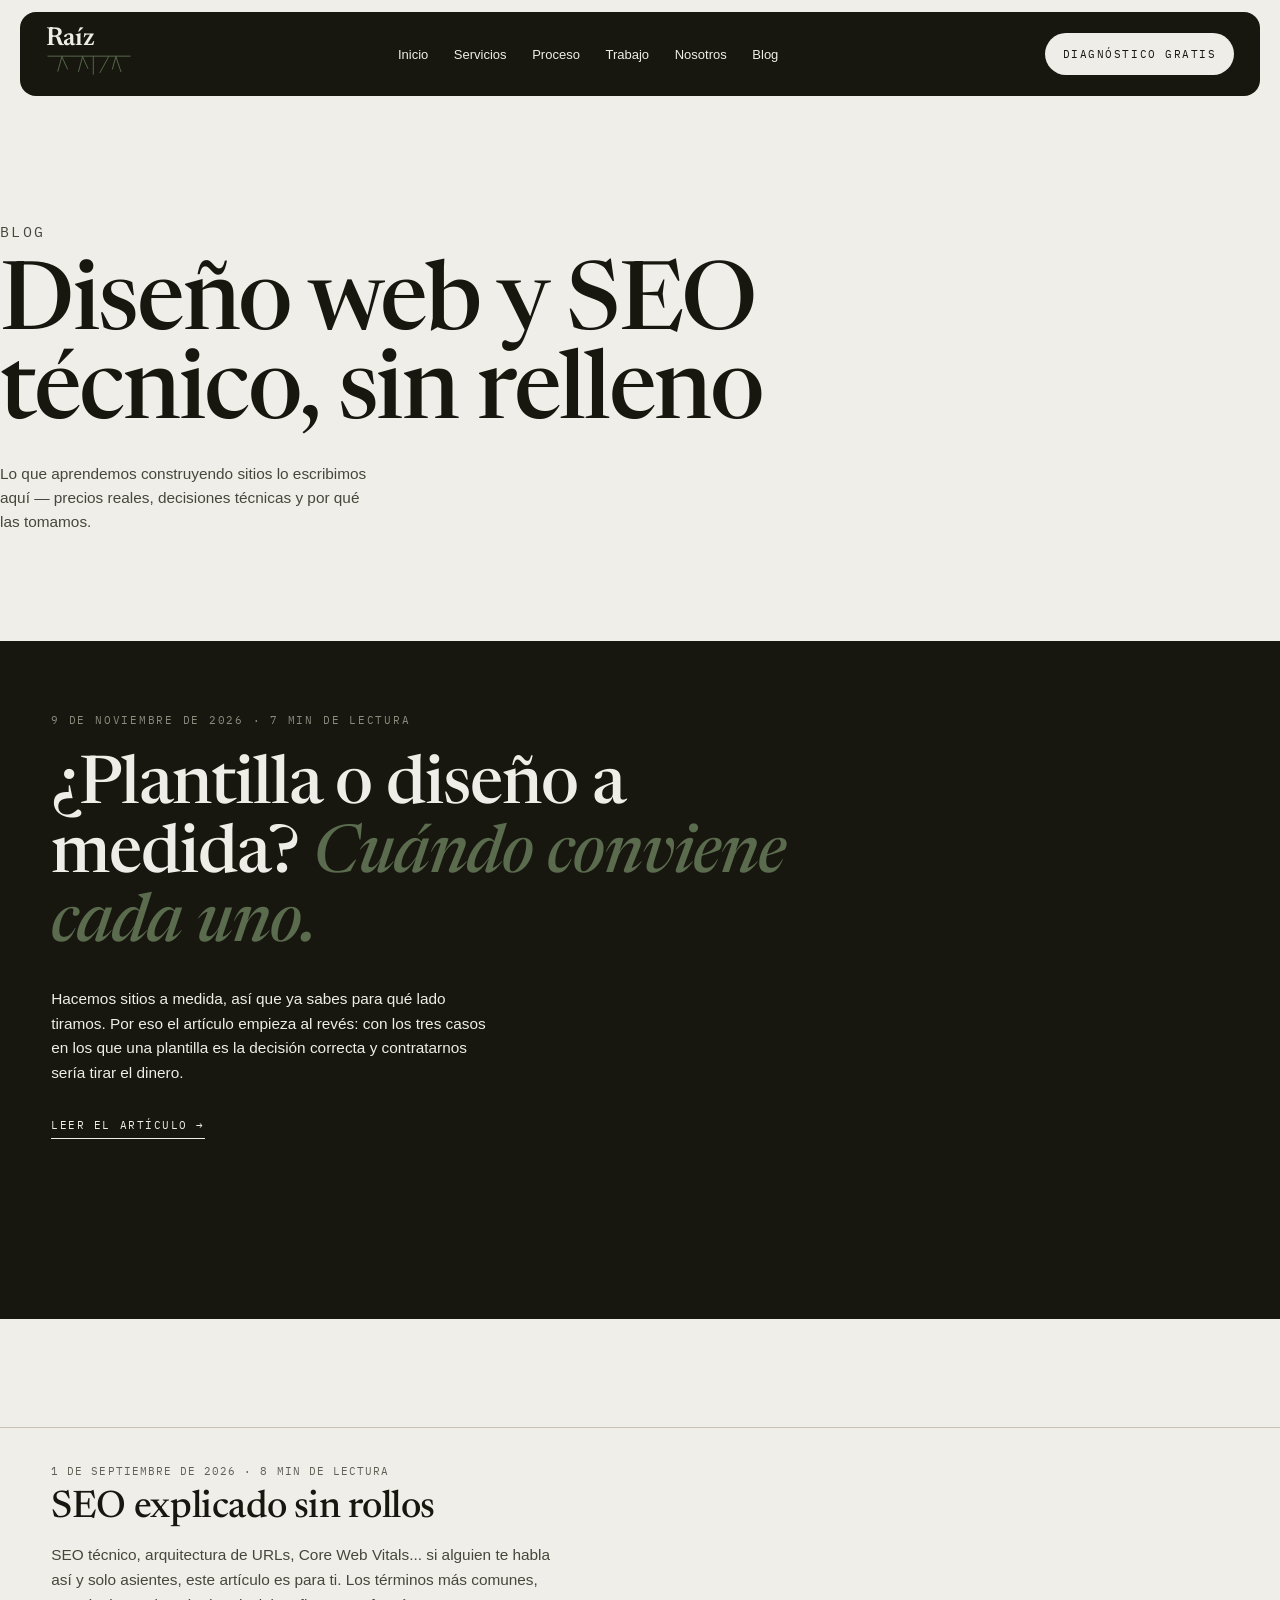
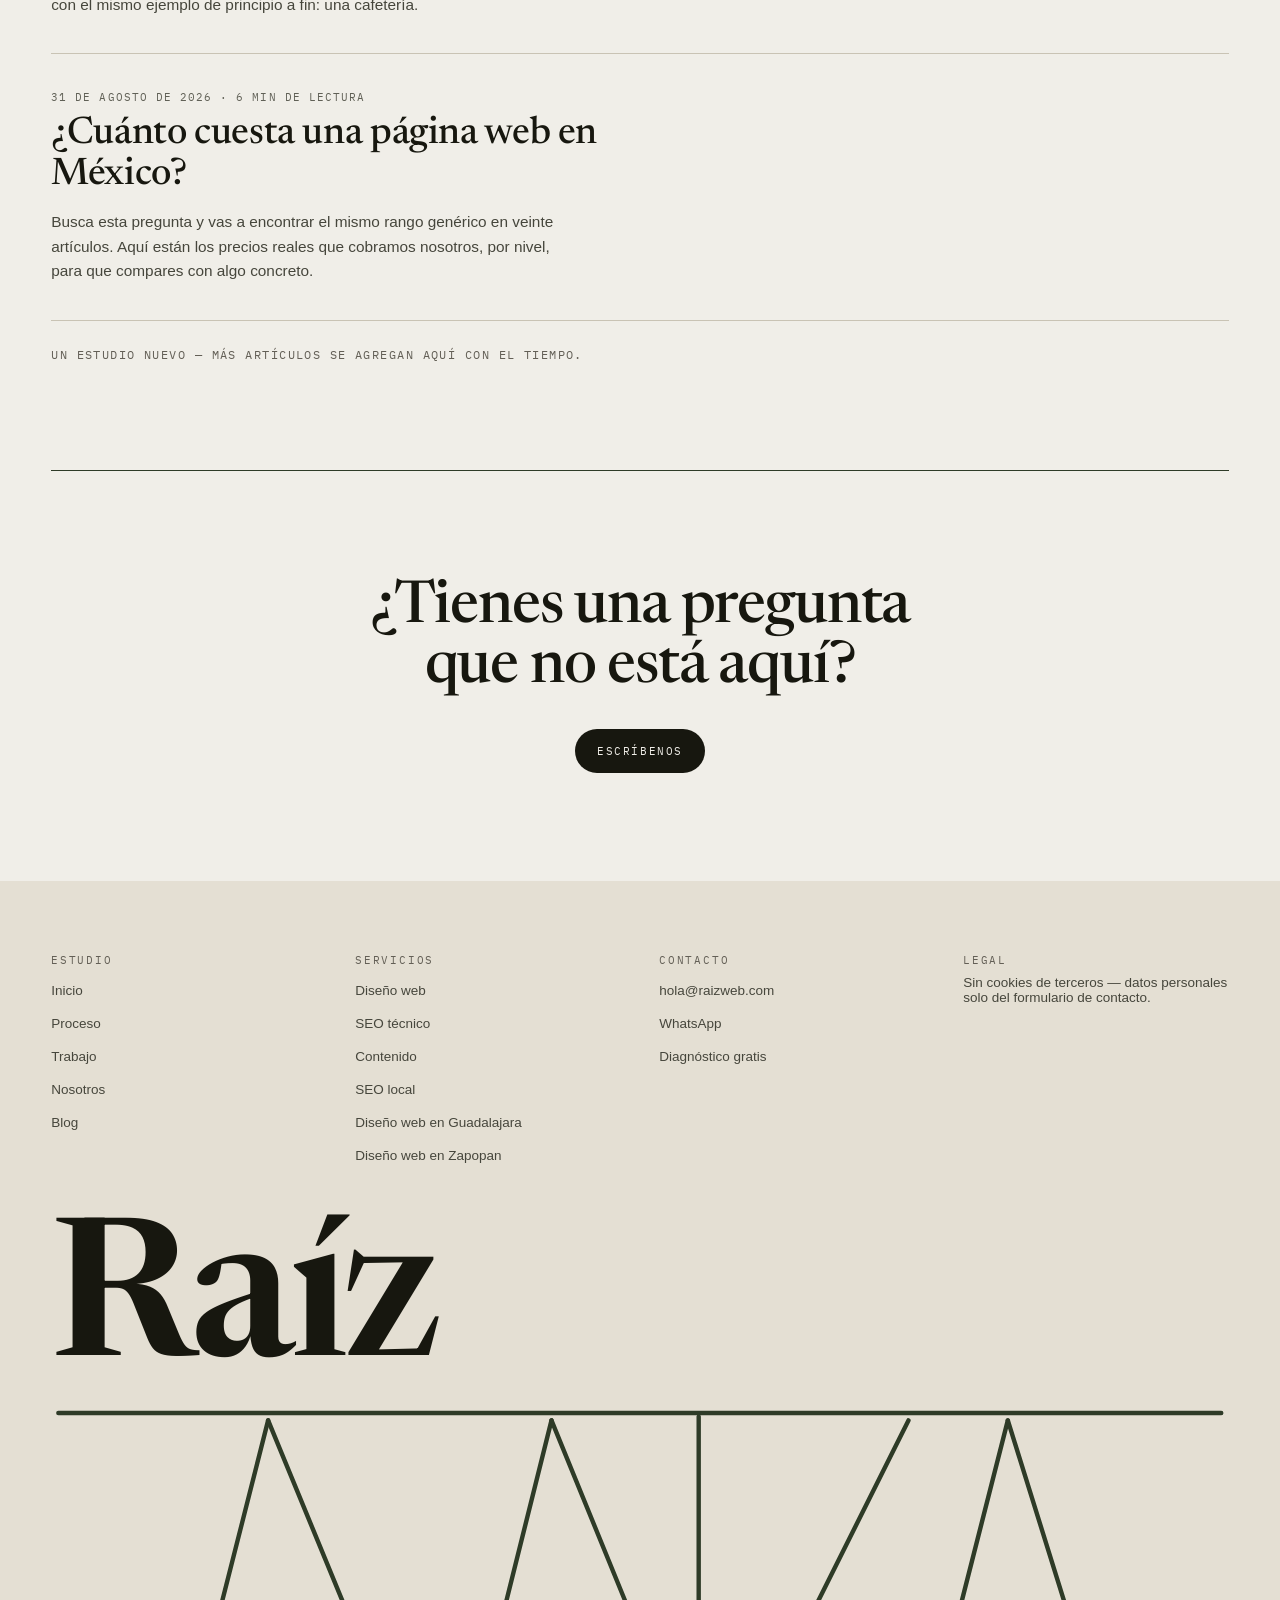
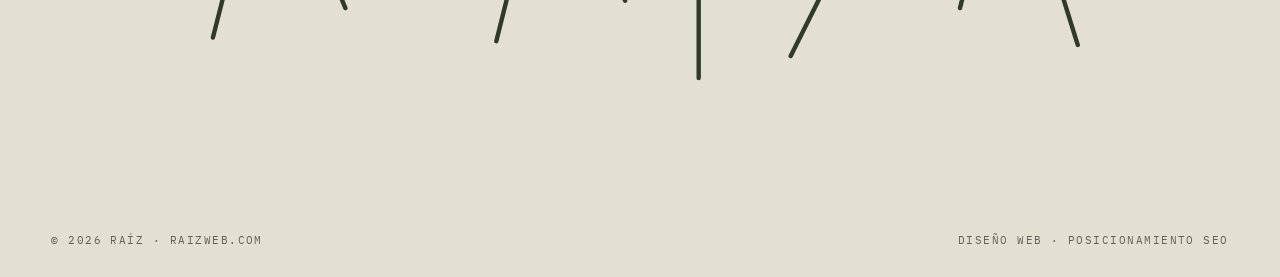
<file: blog/index.html>
<!doctype html>
<html lang="es-MX">
<head>
<meta charset="utf-8" />
<!-- Google tag (gtag.js) -->
<script async src="https://www.googletagmanager.com/gtag/js?id=G-R4C24F13Y9"></script>
<script>
  window.dataLayer = window.dataLayer || [];
  function gtag(){dataLayer.push(arguments);}
  gtag('js', new Date());
  gtag('config', 'G-R4C24F13Y9');
</script>
<meta name="viewport" content="width=device-width, initial-scale=1" />
<title>Blog — Diseño Web y SEO Técnico | Raíz</title>
<meta name="description" content="Ideas claras sobre diseño web y SEO técnico, sin relleno: precios reales, cómo se construye un sitio y qué es lo que de verdad mueve tu posición en Google." />
<link rel="canonical" href="https://raizweb.com/blog/" />
<meta name="theme-color" content="#17170F" />
<link rel="icon" href="/assets/icons/favicon.svg" type="image/svg+xml" />
<link rel="manifest" href="/site.webmanifest" />

<meta property="og:type" content="website" />
<meta property="og:site_name" content="Raíz" />
<meta property="og:title" content="Blog — Diseño Web y SEO Técnico | Raíz" />
<meta property="og:description" content="Ideas claras sobre diseño web y SEO técnico, sin relleno." />
<meta property="og:url" content="https://raizweb.com/blog/" />
<meta property="og:locale" content="es_MX" />
<meta property="og:image" content="https://raizweb.com/assets/img/og/default.jpg" />
<meta property="og:image:width" content="1200" />
<meta property="og:image:height" content="630" />
<meta name="twitter:card" content="summary_large_image" />
<meta name="twitter:image" content="https://raizweb.com/assets/img/og/default.jpg" />

<link rel="preconnect" href="https://fonts.googleapis.com" />
<link rel="preconnect" href="https://fonts.gstatic.com" crossorigin />
<link href="https://fonts.googleapis.com/css2?family=Newsreader:ital,opsz,wght@0,6..72,400;0,6..72,500;0,6..72,600;1,6..72,400&family=IBM+Plex+Mono:wght@400;500&display=swap" rel="stylesheet" />
<link rel="stylesheet" href="../css/raiz.css?v=4" />

<script type="application/ld+json">
{
  "@context": "https://schema.org",
  "@type": "BreadcrumbList",
  "itemListElement": [
    { "@type": "ListItem", "position": 1, "name": "Inicio", "item": "https://raizweb.com/" },
    { "@type": "ListItem", "position": 2, "name": "Blog", "item": "https://raizweb.com/blog/" }
  ]
}
</script>
<script type="application/ld+json">
{
  "@context": "https://schema.org",
  "@type": "Blog",
  "name": "Blog — Raíz",
  "url": "https://raizweb.com/blog/",
  "publisher": { "@type": "ProfessionalService", "name": "Raíz", "url": "https://raizweb.com/" }
}
</script>
</head>
<body>

<a class="skip-link" href="#main">Saltar al contenido</a>

<header class="encabezado">
  <div class="encabezado__barra">
    <a class="marca" href="/" aria-label="Raíz, inicio">
      <span class="marca__texto">Raíz</span>
      <svg class="marca__raices" viewBox="0 0 640 210" fill="none" stroke="currentColor" stroke-width="7" stroke-linecap="round" aria-hidden="true">
        <path d="M14 16 H626" />
        <path d="M118 20 L88 128" /><path d="M118 20 L160 112" />
        <path d="M272 20 L242 130" /><path d="M272 20 L312 108" />
        <path d="M352 18 L352 150" />
        <path d="M466 20 L402 138" />
        <path d="M520 20 L494 112" /><path d="M520 20 L558 132" />
      </svg>
    </a>
    <nav class="nav">
      <a href="/">Inicio</a>
      <a href="/servicios">Servicios</a>
      <a href="/proceso">Proceso</a>
      <a href="/trabajos">Trabajo</a>
      <a href="/nosotros">Nosotros</a>
      <a href="/blog/">Blog</a>
    </nav>
    <a class="btn btn--claro" href="/contacto"><span class="btn__largo">Diagnóstico gratis</span><span class="btn__corto">Diagnóstico</span></a>
    <button class="menu-boton" type="button" data-menu-boton aria-expanded="false" aria-controls="menu-movil" aria-label="Abrir menú">
      <span></span><span></span>
    </button>
  </div>
</header>

<div class="menu-movil" id="menu-movil" data-menu-movil>
  <nav>
    <a href="/">Inicio</a>
    <a href="/servicios">Servicios</a>
    <a href="/proceso">Proceso</a>
    <a href="/trabajos">Trabajo</a>
    <a href="/nosotros">Nosotros</a>
    <a href="/blog/">Blog</a>
  </nav>
  <a class="btn btn--claro menu-movil__cta" href="/contacto">Diagnóstico gratis</a>
  <svg class="menu-movil__raices" viewBox="0 0 640 210" fill="none" stroke="currentColor" stroke-width="2.4" stroke-linecap="round" preserveAspectRatio="none" aria-hidden="true">
    <path d="M4 6 H636" />
    <path d="M118 10 L88 128" /><path d="M118 10 L160 112" />
    <path d="M272 10 L242 130" /><path d="M272 10 L312 108" />
    <path d="M352 8 L352 150" />
    <path d="M466 10 L402 138" />
    <path d="M520 10 L494 112" /><path d="M520 10 L558 132" />
  </svg>
</div>

<main id="main">
  <section class="pagina-hero contenedor">
    <p class="mono pagina-hero__eyebrow">Blog</p>
    <h1>Diseño web y SEO técnico, sin relleno</h1>
    <p>Lo que aprendemos construyendo sitios lo escribimos aquí — precios reales, decisiones técnicas y por qué las tomamos.</p>
  </section>

  <section class="seccion seccion--ink" style="padding-top: 0">
    <div class="contenedor">
      <a class="articulo-destacado reveal" href="/blog/plantilla-o-diseno-a-medida">
            <p class="mono mono--ink articulo-destacado__fecha">9 de noviembre de 2026 · 7 min de lectura</p>
            <h2 class="articulo-destacado__titulo">¿Plantilla o diseño a medida? <em>Cuándo conviene cada uno.</em></h2>
            <p class="articulo-destacado__extracto">Hacemos sitios a medida, así que ya sabes para qué lado tiramos. Por eso el artículo empieza al revés: con los tres casos en los que una plantilla es la decisión correcta y contratarnos sería tirar el dinero.</p>
            <span class="enlace-subrayado" style="border-bottom-color: var(--crema)">Leer el artículo →</span>
          </a>
    </div>
  </section>

  <section class="seccion">
    <div class="contenedor articulos">
      <a class="articulo-item reveal" href="/blog/seo-explicado-sin-rollos">
            <p class="mono articulo-item__fecha">1 de septiembre de 2026 · 8 min de lectura</p>
            <h3 class="articulo-item__titulo">SEO explicado sin rollos</h3>
            <p class="articulo-item__extracto">SEO técnico, arquitectura de URLs, Core Web Vitals... si alguien te habla así y solo asientes, este artículo es para ti. Los términos más comunes, con el mismo ejemplo de principio a fin: una cafetería.</p>
          </a>
          <a class="articulo-item reveal" href="/blog/cuanto-cuesta-una-pagina-web-mexico">
        <p class="mono articulo-item__fecha">31 de agosto de 2026 · 6 min de lectura</p>
        <h3 class="articulo-item__titulo">¿Cuánto cuesta una página web en México?</h3>
        <p class="articulo-item__extracto">Busca esta pregunta y vas a encontrar el mismo rango genérico en veinte artículos. Aquí están los precios reales que cobramos nosotros, por nivel, para que compares con algo concreto.</p>
      </a>
    </div>
    <div class="contenedor">
      <p class="nota">Un estudio nuevo — más artículos se agregan aquí con el tiempo.</p>
    </div>
  </section>

  <section class="contenedor">
    <div class="cta-final reveal">
      <h2>¿Tienes una pregunta que no está aquí?</h2>
      <a class="btn btn--solido" href="/contacto">Escríbenos</a>
    </div>
  </section>
</main>

<footer class="pie">
  <div class="contenedor">
    <div class="pie__mapa">
      <div class="pie__col">
        <p class="mono">Estudio</p>
        <a href="/">Inicio</a><a href="/proceso">Proceso</a><a href="/trabajos">Trabajo</a><a href="/nosotros">Nosotros</a><a href="/blog/">Blog</a>
      </div>
      <div class="pie__col">
        <p class="mono">Servicios</p>
        <a href="/servicios">Diseño web</a><a href="/servicios">SEO técnico</a><a href="/servicios">Contenido</a><a href="/servicios">SEO local</a><a href="/diseno-web-guadalajara">Diseño web en Guadalajara</a><a href="/diseno-web-zapopan">Diseño web en Zapopan</a>
      </div>
      <div class="pie__col">
        <p class="mono">Contacto</p>
        <a href="mailto:hola@raizweb.com">hola@raizweb.com</a><a href="https://wa.me/523331425580" target="_blank" rel="noopener noreferrer" aria-label="WhatsApp (abre en una pestaña nueva)">WhatsApp</a><a href="/contacto">Diagnóstico gratis</a>
      </div>
      <div class="pie__col">
        <p class="mono">Legal</p>
        <p>Sin cookies de terceros — datos personales solo del formulario de contacto.</p>
      </div>
    </div>

    <div class="pie__firma">
      <p class="pie__wordmark">Raíz</p>
      <svg class="pie__raices" viewBox="0 0 640 210" fill="none" stroke="currentColor" stroke-width="2.4" stroke-linecap="round" preserveAspectRatio="none" aria-hidden="true">
        <path d="M4 6 H636" />
        <path d="M118 10 L88 128" /><path d="M118 10 L160 112" />
        <path d="M272 10 L242 130" /><path d="M272 10 L312 108" />
        <path d="M352 8 L352 150" />
        <path d="M466 10 L402 138" />
        <path d="M520 10 L494 112" /><path d="M520 10 L558 132" />
      </svg>
    </div>

    <div class="pie__legal">
      <span>© 2026 Raíz · raizweb.com</span>
      <span>Diseño web · Posicionamiento SEO</span>
    </div>
  </div>
</footer>

<script src="../js/raiz.js?v=2"></script>
</body>
</html>
</file>
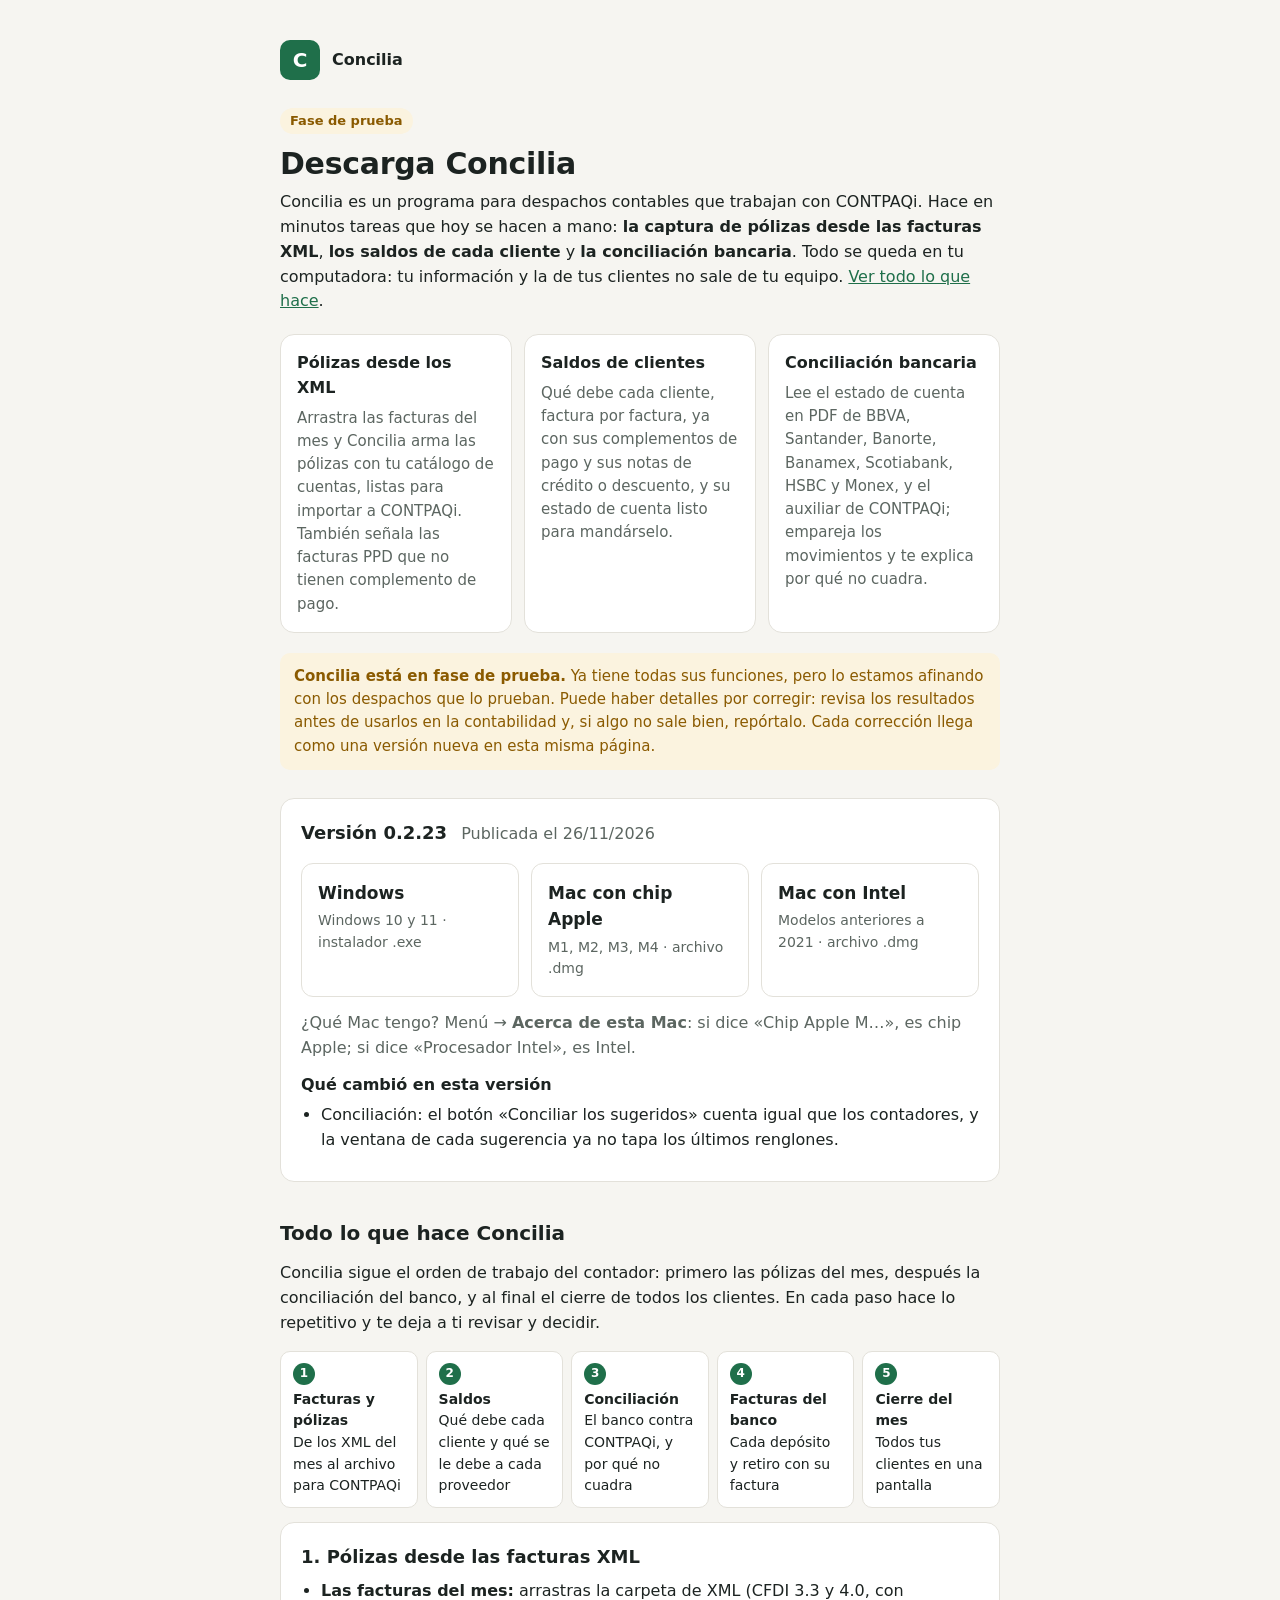
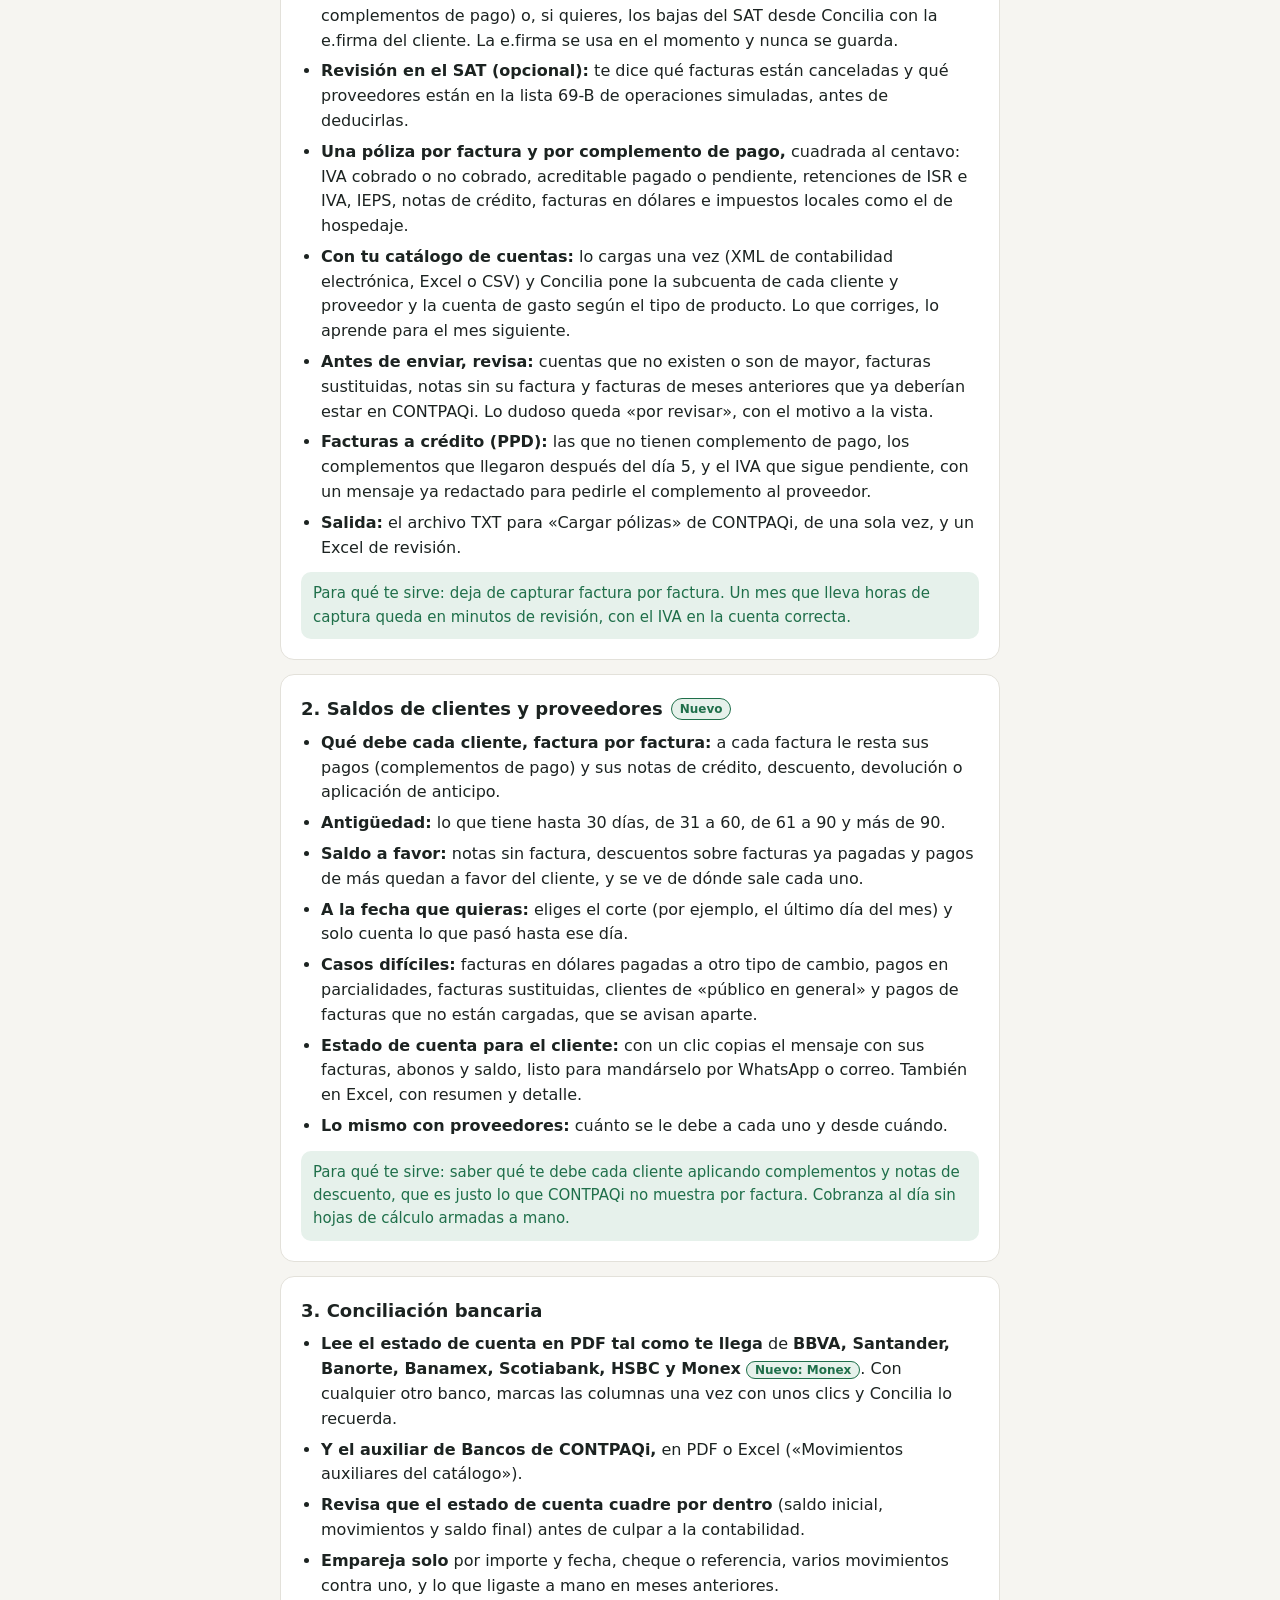
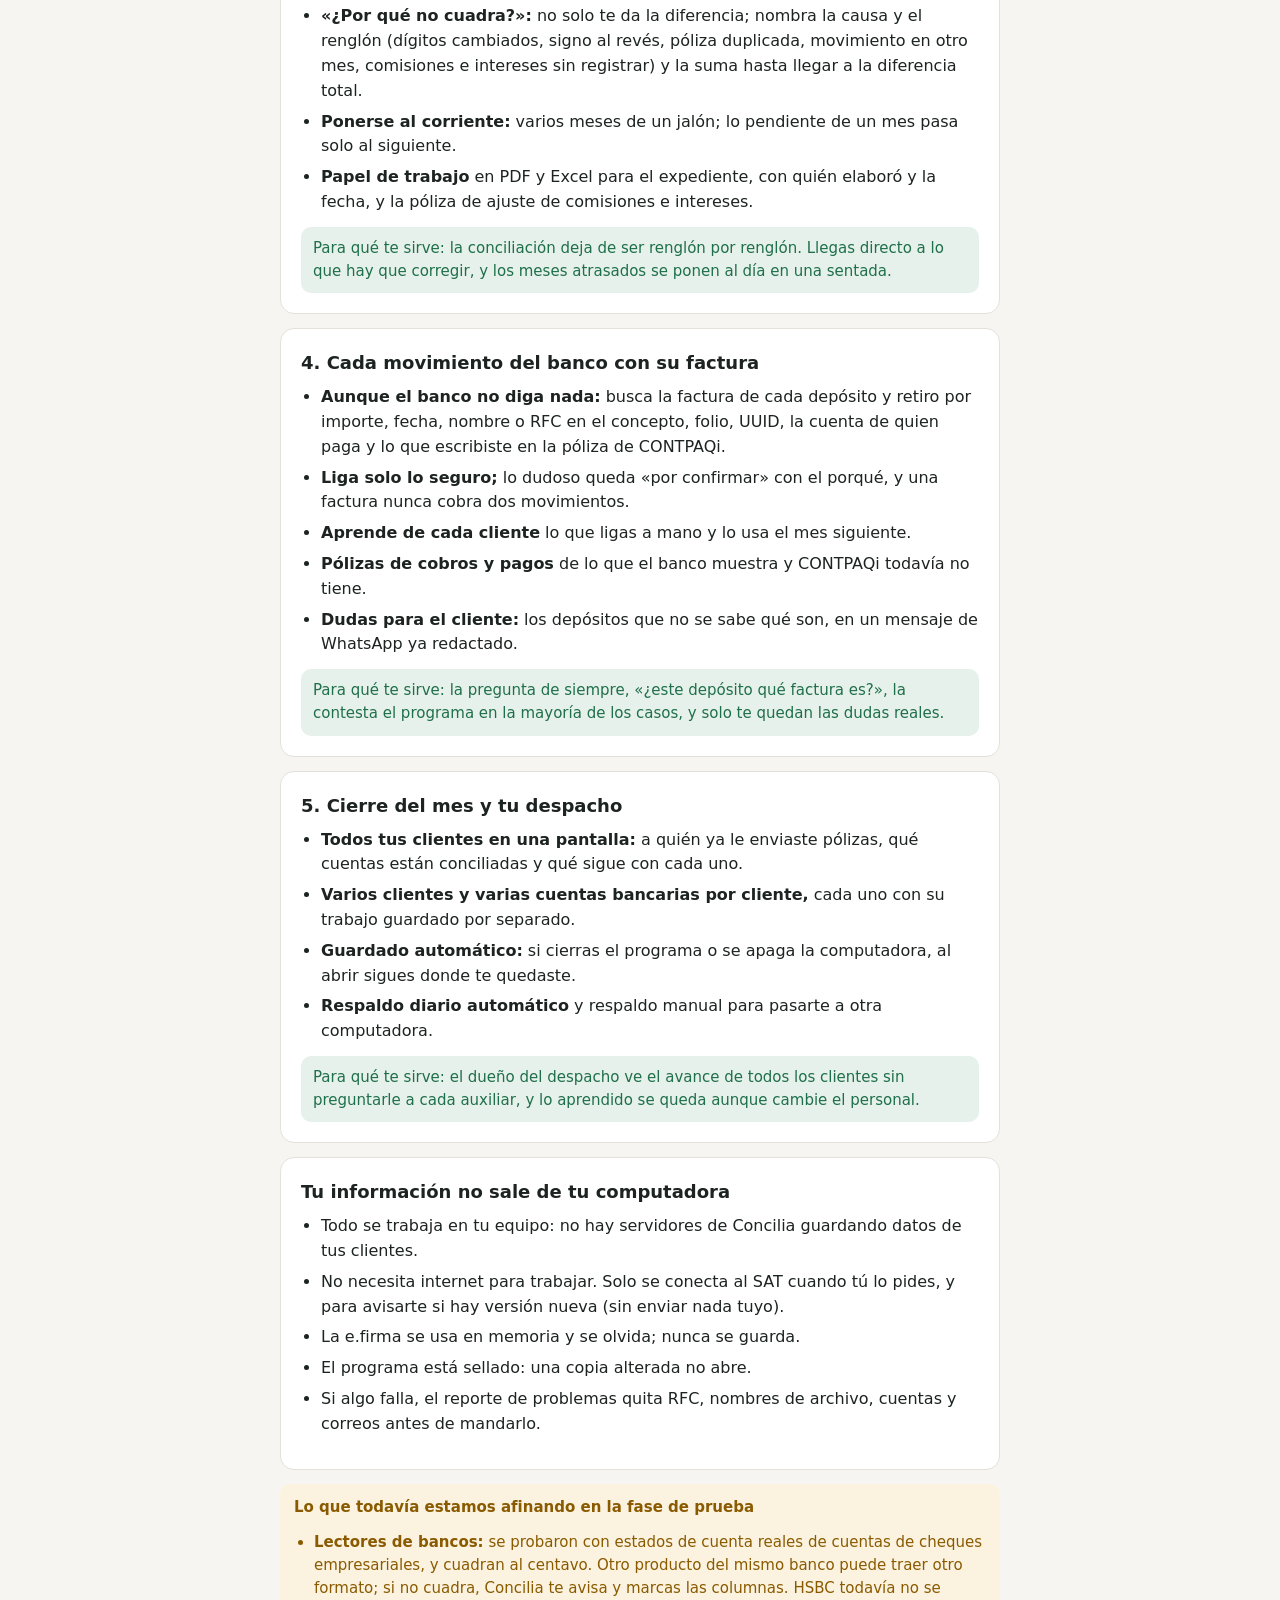
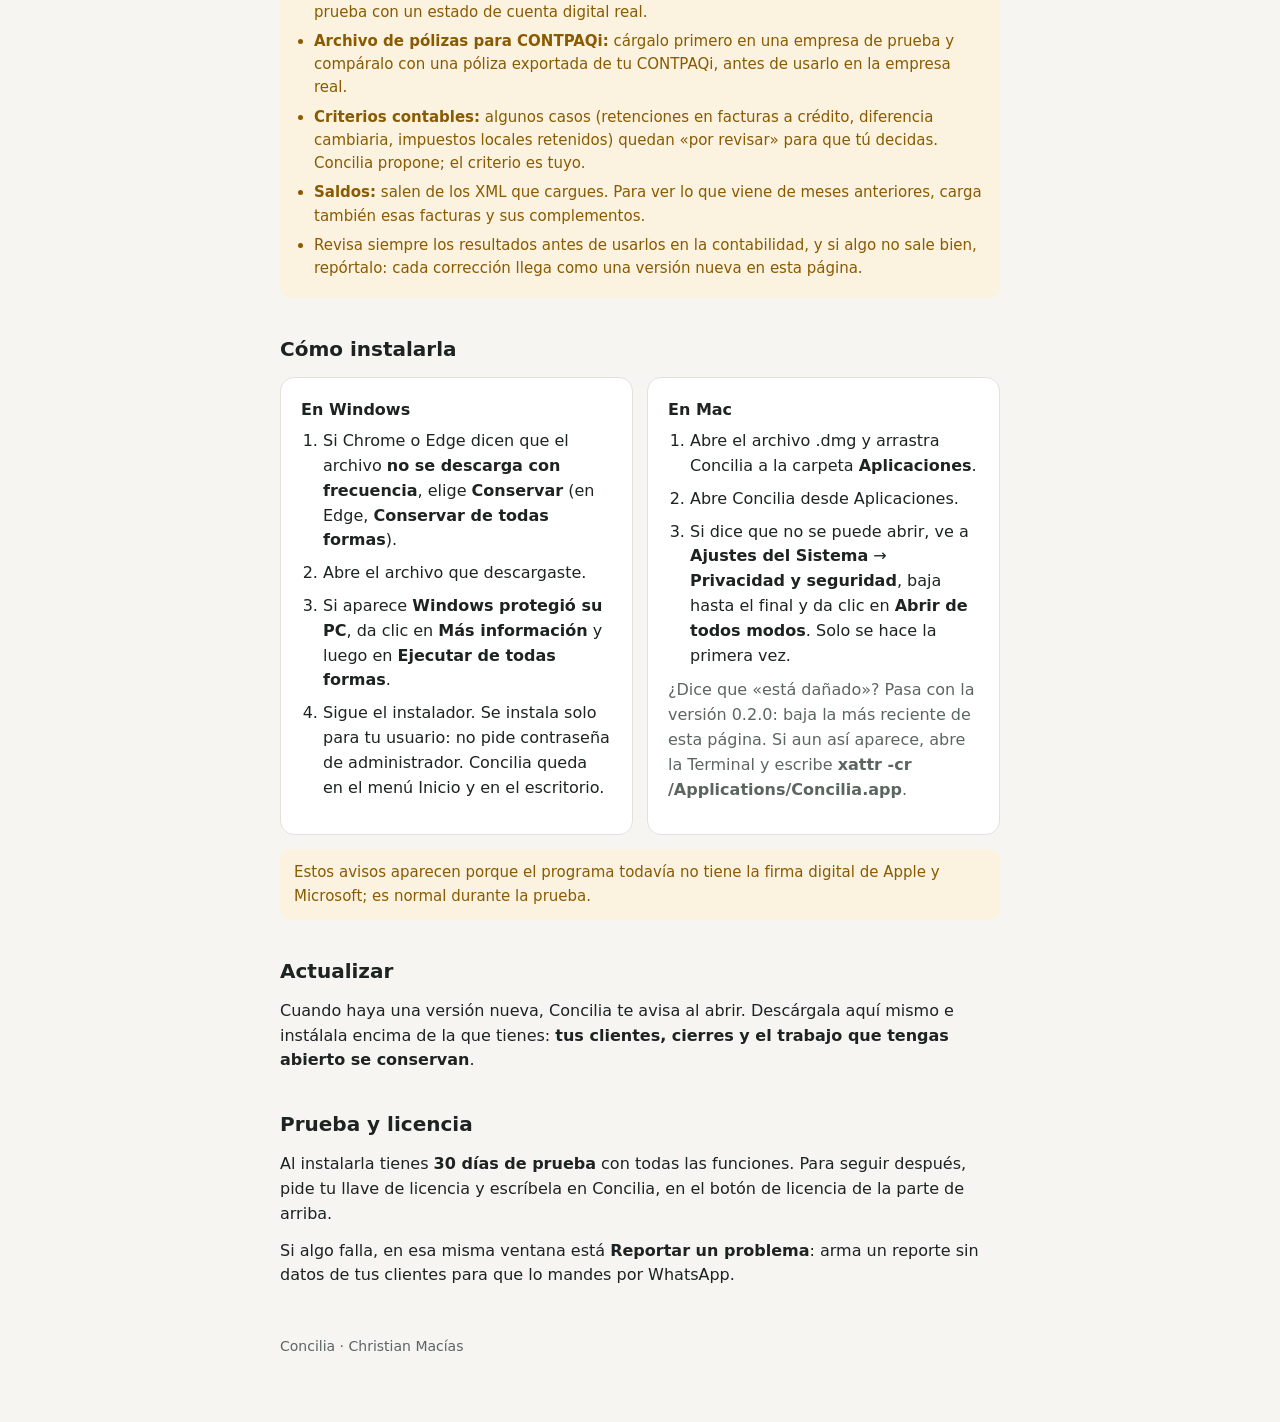
<file: concilia/index.html>
<!doctype html>
<html lang="es">
<head>
  <meta charset="utf-8">
  <meta name="viewport" content="width=device-width, initial-scale=1">
  <meta name="robots" content="noindex, nofollow">
  <title>Descargar Concilia</title>
  <meta name="description" content="Descarga de Concilia para despachos en prueba.">
  <style>
    :root { --fondo: #f6f5f1; --superficie: #fff; --texto: #1c2321; --suave: #5c6661; --borde: #e3e1da; --acento: #1f6f4a; --acento-fondo: #e6f1eb; --aviso: #8a5a00; --aviso-fondo: #fbf3df; }
    * { box-sizing: border-box; }
    body { margin: 0; background: var(--fondo); color: var(--texto); font: 16px/1.55 -apple-system, BlinkMacSystemFont, "Segoe UI", system-ui, sans-serif; }
    main { max-width: 760px; margin: 0 auto; padding: 40px 20px 64px; }
    header { display: flex; align-items: center; gap: 12px; margin-bottom: 28px; }
    .logo { display: grid; place-items: center; width: 40px; height: 40px; border-radius: 10px; background: var(--acento); color: #fff; font-weight: 700; font-size: 20px; }
    h1 { font-size: 30px; line-height: 1.2; margin: 0 0 8px; letter-spacing: -0.01em; }
    h2 { font-size: 20px; margin: 36px 0 12px; }
    h3 { font-size: 16px; margin: 0 0 6px; }
    p { margin: 0 0 12px; }
    .suave { color: var(--suave); }
    .tarjeta { background: var(--superficie); border: 1px solid var(--borde); border-radius: 14px; padding: 20px; }
    .version { display: flex; flex-wrap: wrap; align-items: baseline; gap: 4px 14px; margin-bottom: 16px; }
    .version b { font-size: 18px; }
    .descargas { display: grid; gap: 12px; grid-template-columns: repeat(auto-fit, minmax(210px, 1fr)); }
    .descarga { display: flex; flex-direction: column; gap: 4px; padding: 16px; border: 1px solid var(--borde); border-radius: 12px; background: var(--superficie); color: var(--texto); text-decoration: none; }
    .descarga:hover, .descarga:focus-visible { border-color: var(--acento); background: var(--acento-fondo); outline: none; }
    .descarga strong { font-size: 17px; }
    .descarga span { color: var(--suave); font-size: 14px; }
    .descarga.sugerida { border: 2px solid var(--acento); }
    .descarga.sugerida::after { content: "Para tu computadora"; align-self: flex-start; margin-top: 6px; font-size: 12px; font-weight: 600; color: var(--acento); background: var(--acento-fondo); padding: 2px 8px; border-radius: 999px; }
    ol { padding-left: 22px; margin: 0; }
    li { margin-bottom: 8px; }
    .pasos { display: grid; gap: 14px; grid-template-columns: repeat(auto-fit, minmax(300px, 1fr)); }
    .nota { background: var(--aviso-fondo); color: var(--aviso); border-radius: 10px; padding: 12px 14px; font-size: 15px; }
    .notas ul { margin: 6px 0 0; padding-left: 20px; }
    kbd { font: inherit; font-weight: 600; }
    .etiqueta { display: inline-block; margin-bottom: 12px; font-size: 13px; font-weight: 600; color: var(--aviso); background: var(--aviso-fondo); padding: 3px 10px; border-radius: 999px; }
    .funciones { display: grid; gap: 12px; grid-template-columns: repeat(auto-fit, minmax(220px, 1fr)); margin: 20px 0; }
    .funciones .tarjeta { padding: 16px; }
    .funciones p { margin: 0; color: var(--suave); font-size: 15px; }
    .prueba { margin-bottom: 28px; }
    .prueba p:last-child { margin-bottom: 0; }
    footer { margin-top: 48px; color: var(--suave); font-size: 14px; }
    .recorrido { display: grid; gap: 8px; grid-template-columns: repeat(auto-fit, minmax(120px, 1fr)); margin: 16px 0 8px; padding: 0; list-style: none; counter-reset: paso; }
    .recorrido li { counter-increment: paso; margin: 0; padding: 10px 12px; background: var(--superficie); border: 1px solid var(--borde); border-radius: 10px; font-size: 14px; }
    .recorrido li::before { content: counter(paso); display: inline-grid; place-items: center; width: 22px; height: 22px; margin-right: 8px; border-radius: 50%; background: var(--acento); color: #fff; font-size: 12px; font-weight: 700; }
    .recorrido b { display: block; margin-top: 4px; }
    .funcion { margin-top: 14px; }
    .funcion h3 { display: flex; flex-wrap: wrap; align-items: center; gap: 8px; font-size: 18px; margin-bottom: 8px; }
    .funcion ul { margin: 0 0 12px; padding-left: 20px; }
    .funcion li { margin-bottom: 6px; }
    .beneficio { margin: 0; padding: 10px 12px; border-radius: 10px; background: var(--acento-fondo); color: var(--acento); font-size: 15px; }
    .nuevo { font-size: 12px; font-weight: 700; color: var(--acento); background: var(--acento-fondo); border: 1px solid var(--acento); padding: 1px 8px; border-radius: 999px; }
    .afinando { margin-top: 14px; }
    .afinando ul { margin: 6px 0 0; padding-left: 20px; }
    a { color: var(--acento); }
    .afinando li { margin-bottom: 6px; }
  </style>
</head>
<body>
<main>
  <header>
    <span class="logo" aria-hidden="true">C</span>
    <strong>Concilia</strong>
  </header>

  <span class="etiqueta">Fase de prueba</span>
  <h1>Descarga Concilia</h1>
  <p>Concilia es un programa para despachos contables que trabajan con CONTPAQi. Hace en minutos tareas que hoy se hacen a mano: <b>la captura de pólizas desde las facturas XML</b>, <b>los saldos de cada cliente</b> y <b>la conciliación bancaria</b>. Todo se queda en tu computadora: tu información y la de tus clientes no sale de tu equipo. <a href="#todo">Ver todo lo que hace</a>.</p>

  <div class="funciones">
    <div class="tarjeta">
      <h3>Pólizas desde los XML</h3>
      <p>Arrastra las facturas del mes y Concilia arma las pólizas con tu catálogo de cuentas, listas para importar a CONTPAQi. También señala las facturas PPD que no tienen complemento de pago.</p>
    </div>
    <div class="tarjeta">
      <h3>Saldos de clientes</h3>
      <p>Qué debe cada cliente, factura por factura, ya con sus complementos de pago y sus notas de crédito o descuento, y su estado de cuenta listo para mandárselo.</p>
    </div>
    <div class="tarjeta">
      <h3>Conciliación bancaria</h3>
      <p>Lee el estado de cuenta en PDF de BBVA, Santander, Banorte, Banamex, Scotiabank, HSBC y Monex, y el auxiliar de CONTPAQi; empareja los movimientos y te explica por qué no cuadra.</p>
    </div>
  </div>

  <div class="nota prueba">
    <p><b>Concilia está en fase de prueba.</b> Ya tiene todas sus funciones, pero lo estamos afinando con los despachos que lo prueban. Puede haber detalles por corregir: revisa los resultados antes de usarlos en la contabilidad y, si algo no sale bien, repórtalo. Cada corrección llega como una versión nueva en esta misma página.</p>
  </div>

  <section class="tarjeta" aria-labelledby="titulo-descarga">
    <div class="version">
      <b id="titulo-descarga">Versión <span id="numero">más reciente</span></b>
      <span class="suave" id="fecha"></span>
    </div>
    <div class="descargas">
      <a class="descarga" id="windows" href="https://descargas.raizweb.com/concilia/0.2.23/Concilia-0.2.23-windows-instalador.exe">
        <strong>Windows</strong><span>Windows 10 y 11 · instalador .exe</span>
      </a>
      <a class="descarga" id="mac-arm64" href="https://descargas.raizweb.com/concilia/0.2.23/Concilia-0.2.23-mac-arm64.dmg">
        <strong>Mac con chip Apple</strong><span>M1, M2, M3, M4 · archivo .dmg</span>
      </a>
      <a class="descarga" id="mac-x64" href="https://descargas.raizweb.com/concilia/0.2.23/Concilia-0.2.23-mac-x64.dmg">
        <strong>Mac con Intel</strong><span>Modelos anteriores a 2021 · archivo .dmg</span>
      </a>
    </div>
    <p class="suave" style="margin-top:14px">¿Qué Mac tengo? Menú  → <kbd>Acerca de esta Mac</kbd>: si dice «Chip Apple M…», es chip Apple; si dice «Procesador Intel», es Intel.</p>
    <div class="notas" id="notas" hidden><h3>Qué cambió en esta versión</h3><ul id="lista-notas"></ul></div>
  </section>

  <h2 id="todo">Todo lo que hace Concilia</h2>
  <p>Concilia sigue el orden de trabajo del contador: primero las pólizas del mes, después la conciliación del banco, y al final el cierre de todos los clientes. En cada paso hace lo repetitivo y te deja a ti revisar y decidir.</p>
  <ol class="recorrido">
    <li><b>Facturas y pólizas</b>De los XML del mes al archivo para CONTPAQi</li>
    <li><b>Saldos</b>Qué debe cada cliente y qué se le debe a cada proveedor</li>
    <li><b>Conciliación</b>El banco contra CONTPAQi, y por qué no cuadra</li>
    <li><b>Facturas del banco</b>Cada depósito y retiro con su factura</li>
    <li><b>Cierre del mes</b>Todos tus clientes en una pantalla</li>
  </ol>

  <section class="tarjeta funcion">
    <h3>1. Pólizas desde las facturas XML</h3>
    <ul>
      <li><b>Las facturas del mes:</b> arrastras la carpeta de XML (CFDI 3.3 y 4.0, con complementos de pago) o, si quieres, los bajas del SAT desde Concilia con la e.firma del cliente. La e.firma se usa en el momento y nunca se guarda.</li>
      <li><b>Revisión en el SAT (opcional):</b> te dice qué facturas están canceladas y qué proveedores están en la lista 69-B de operaciones simuladas, antes de deducirlas.</li>
      <li><b>Una póliza por factura y por complemento de pago,</b> cuadrada al centavo: IVA cobrado o no cobrado, acreditable pagado o pendiente, retenciones de ISR e IVA, IEPS, notas de crédito, facturas en dólares e impuestos locales como el de hospedaje.</li>
      <li><b>Con tu catálogo de cuentas:</b> lo cargas una vez (XML de contabilidad electrónica, Excel o CSV) y Concilia pone la subcuenta de cada cliente y proveedor y la cuenta de gasto según el tipo de producto. Lo que corriges, lo aprende para el mes siguiente.</li>
      <li><b>Antes de enviar, revisa:</b> cuentas que no existen o son de mayor, facturas sustituidas, notas sin su factura y facturas de meses anteriores que ya deberían estar en CONTPAQi. Lo dudoso queda «por revisar», con el motivo a la vista.</li>
      <li><b>Facturas a crédito (PPD):</b> las que no tienen complemento de pago, los complementos que llegaron después del día 5, y el IVA que sigue pendiente, con un mensaje ya redactado para pedirle el complemento al proveedor.</li>
      <li><b>Salida:</b> el archivo TXT para «Cargar pólizas» de CONTPAQi, de una sola vez, y un Excel de revisión.</li>
    </ul>
    <p class="beneficio">Para qué te sirve: deja de capturar factura por factura. Un mes que lleva horas de captura queda en minutos de revisión, con el IVA en la cuenta correcta.</p>
  </section>

  <section class="tarjeta funcion">
    <h3>2. Saldos de clientes y proveedores <span class="nuevo">Nuevo</span></h3>
    <ul>
      <li><b>Qué debe cada cliente, factura por factura:</b> a cada factura le resta sus pagos (complementos de pago) y sus notas de crédito, descuento, devolución o aplicación de anticipo.</li>
      <li><b>Antigüedad:</b> lo que tiene hasta 30 días, de 31 a 60, de 61 a 90 y más de 90.</li>
      <li><b>Saldo a favor:</b> notas sin factura, descuentos sobre facturas ya pagadas y pagos de más quedan a favor del cliente, y se ve de dónde sale cada uno.</li>
      <li><b>A la fecha que quieras:</b> eliges el corte (por ejemplo, el último día del mes) y solo cuenta lo que pasó hasta ese día.</li>
      <li><b>Casos difíciles:</b> facturas en dólares pagadas a otro tipo de cambio, pagos en parcialidades, facturas sustituidas, clientes de «público en general» y pagos de facturas que no están cargadas, que se avisan aparte.</li>
      <li><b>Estado de cuenta para el cliente:</b> con un clic copias el mensaje con sus facturas, abonos y saldo, listo para mandárselo por WhatsApp o correo. También en Excel, con resumen y detalle.</li>
      <li><b>Lo mismo con proveedores:</b> cuánto se le debe a cada uno y desde cuándo.</li>
    </ul>
    <p class="beneficio">Para qué te sirve: saber qué te debe cada cliente aplicando complementos y notas de descuento, que es justo lo que CONTPAQi no muestra por factura. Cobranza al día sin hojas de cálculo armadas a mano.</p>
  </section>

  <section class="tarjeta funcion">
    <h3>3. Conciliación bancaria</h3>
    <ul>
      <li><b>Lee el estado de cuenta en PDF tal como te llega</b> de <b>BBVA, Santander, Banorte, Banamex, Scotiabank, HSBC y Monex</b> <span class="nuevo">Nuevo: Monex</span>. Con cualquier otro banco, marcas las columnas una vez con unos clics y Concilia lo recuerda.</li>
      <li><b>Y el auxiliar de Bancos de CONTPAQi,</b> en PDF o Excel («Movimientos auxiliares del catálogo»).</li>
      <li><b>Revisa que el estado de cuenta cuadre por dentro</b> (saldo inicial, movimientos y saldo final) antes de culpar a la contabilidad.</li>
      <li><b>Empareja solo</b> por importe y fecha, cheque o referencia, varios movimientos contra uno, y lo que ligaste a mano en meses anteriores.</li>
      <li><b>«¿Por qué no cuadra?»:</b> no solo te da la diferencia; nombra la causa y el renglón (dígitos cambiados, signo al revés, póliza duplicada, movimiento en otro mes, comisiones e intereses sin registrar) y la suma hasta llegar a la diferencia total.</li>
      <li><b>Ponerse al corriente:</b> varios meses de un jalón; lo pendiente de un mes pasa solo al siguiente.</li>
      <li><b>Papel de trabajo</b> en PDF y Excel para el expediente, con quién elaboró y la fecha, y la póliza de ajuste de comisiones e intereses.</li>
    </ul>
    <p class="beneficio">Para qué te sirve: la conciliación deja de ser renglón por renglón. Llegas directo a lo que hay que corregir, y los meses atrasados se ponen al día en una sentada.</p>
  </section>

  <section class="tarjeta funcion">
    <h3>4. Cada movimiento del banco con su factura</h3>
    <ul>
      <li><b>Aunque el banco no diga nada:</b> busca la factura de cada depósito y retiro por importe, fecha, nombre o RFC en el concepto, folio, UUID, la cuenta de quien paga y lo que escribiste en la póliza de CONTPAQi.</li>
      <li><b>Liga solo lo seguro;</b> lo dudoso queda «por confirmar» con el porqué, y una factura nunca cobra dos movimientos.</li>
      <li><b>Aprende de cada cliente</b> lo que ligas a mano y lo usa el mes siguiente.</li>
      <li><b>Pólizas de cobros y pagos</b> de lo que el banco muestra y CONTPAQi todavía no tiene.</li>
      <li><b>Dudas para el cliente:</b> los depósitos que no se sabe qué son, en un mensaje de WhatsApp ya redactado.</li>
    </ul>
    <p class="beneficio">Para qué te sirve: la pregunta de siempre, «¿este depósito qué factura es?», la contesta el programa en la mayoría de los casos, y solo te quedan las dudas reales.</p>
  </section>

  <section class="tarjeta funcion">
    <h3>5. Cierre del mes y tu despacho</h3>
    <ul>
      <li><b>Todos tus clientes en una pantalla:</b> a quién ya le enviaste pólizas, qué cuentas están conciliadas y qué sigue con cada uno.</li>
      <li><b>Varios clientes y varias cuentas bancarias por cliente,</b> cada uno con su trabajo guardado por separado.</li>
      <li><b>Guardado automático:</b> si cierras el programa o se apaga la computadora, al abrir sigues donde te quedaste.</li>
      <li><b>Respaldo diario automático</b> y respaldo manual para pasarte a otra computadora.</li>
    </ul>
    <p class="beneficio">Para qué te sirve: el dueño del despacho ve el avance de todos los clientes sin preguntarle a cada auxiliar, y lo aprendido se queda aunque cambie el personal.</p>
  </section>

  <section class="tarjeta funcion">
    <h3>Tu información no sale de tu computadora</h3>
    <ul>
      <li>Todo se trabaja en tu equipo: no hay servidores de Concilia guardando datos de tus clientes.</li>
      <li>No necesita internet para trabajar. Solo se conecta al SAT cuando tú lo pides, y para avisarte si hay versión nueva (sin enviar nada tuyo).</li>
      <li>La e.firma se usa en memoria y se olvida; nunca se guarda.</li>
      <li>El programa está sellado: una copia alterada no abre.</li>
      <li>Si algo falla, el reporte de problemas quita RFC, nombres de archivo, cuentas y correos antes de mandarlo.</li>
    </ul>
  </section>

  <div class="nota afinando">
    <p><b>Lo que todavía estamos afinando en la fase de prueba</b></p>
    <ul>
      <li><b>Lectores de bancos:</b> se probaron con estados de cuenta reales de cuentas de cheques empresariales, y cuadran al centavo. Otro producto del mismo banco puede traer otro formato; si no cuadra, Concilia te avisa y marcas las columnas. HSBC todavía no se prueba con un estado de cuenta digital real.</li>
      <li><b>Archivo de pólizas para CONTPAQi:</b> cárgalo primero en una empresa de prueba y compáralo con una póliza exportada de tu CONTPAQi, antes de usarlo en la empresa real.</li>
      <li><b>Criterios contables:</b> algunos casos (retenciones en facturas a crédito, diferencia cambiaria, impuestos locales retenidos) quedan «por revisar» para que tú decidas. Concilia propone; el criterio es tuyo.</li>
      <li><b>Saldos:</b> salen de los XML que cargues. Para ver lo que viene de meses anteriores, carga también esas facturas y sus complementos.</li>
      <li>Revisa siempre los resultados antes de usarlos en la contabilidad, y si algo no sale bien, repórtalo: cada corrección llega como una versión nueva en esta página.</li>
    </ul>
  </div>

  <h2>Cómo instalarla</h2>
  <div class="pasos">
    <div class="tarjeta">
      <h3>En Windows</h3>
      <ol>
        <li>Si Chrome o Edge dicen que el archivo <kbd>no se descarga con frecuencia</kbd>, elige <kbd>Conservar</kbd> (en Edge, <kbd>Conservar de todas formas</kbd>).</li>
        <li>Abre el archivo que descargaste.</li>
        <li>Si aparece <kbd>Windows protegió su PC</kbd>, da clic en <kbd>Más información</kbd> y luego en <kbd>Ejecutar de todas formas</kbd>.</li>
        <li>Sigue el instalador. Se instala solo para tu usuario: no pide contraseña de administrador. Concilia queda en el menú Inicio y en el escritorio.</li>
      </ol>
    </div>
    <div class="tarjeta">
      <h3>En Mac</h3>
      <ol>
        <li>Abre el archivo .dmg y arrastra Concilia a la carpeta <kbd>Aplicaciones</kbd>.</li>
        <li>Abre Concilia desde Aplicaciones.</li>
        <li>Si dice que no se puede abrir, ve a <kbd>Ajustes del Sistema</kbd> → <kbd>Privacidad y seguridad</kbd>, baja hasta el final y da clic en <kbd>Abrir de todos modos</kbd>. Solo se hace la primera vez.</li>
      </ol>
      <p class="suave" style="margin-top:10px">¿Dice que «está dañado»? Pasa con la versión 0.2.0: baja la más reciente de esta página. Si aun así aparece, abre la Terminal y escribe <kbd>xattr -cr /Applications/Concilia.app</kbd>.</p>
    </div>
  </div>
  <p class="nota" style="margin-top:14px">Estos avisos aparecen porque el programa todavía no tiene la firma digital de Apple y Microsoft; es normal durante la prueba.</p>

  <h2>Actualizar</h2>
  <p>Cuando haya una versión nueva, Concilia te avisa al abrir. Descárgala aquí mismo e instálala encima de la que tienes: <b>tus clientes, cierres y el trabajo que tengas abierto se conservan</b>.</p>

  <h2>Prueba y licencia</h2>
  <p>Al instalarla tienes <b>30 días de prueba</b> con todas las funciones. Para seguir después, pide tu llave de licencia y escríbela en Concilia, en el botón de licencia de la parte de arriba.</p>
  <p>Si algo falla, en esa misma ventana está <b>Reportar un problema</b>: arma un reporte sin datos de tus clientes para que lo mandes por WhatsApp.</p>

  <footer>Concilia · Christian Macías</footer>
</main>
<script>
  // Marca la descarga de esta computadora y muestra qué cambió (si no carga, la página funciona igual)
  (function () {
    // Liga de un despacho (?de=contadores-ruiz): la descarga lleva esa marca para saber quién la bajó. No se pide nada más.
    var de = (new URLSearchParams(location.search).get('de') || '').toLowerCase().replace(/[^a-z0-9-]/g, '').slice(0, 48);
    var marca = de ? '?de=' + de : '';
    ['windows', 'mac-arm64', 'mac-x64'].forEach(function (id) { var a = document.getElementById(id); a.href = a.href.split('?')[0] + marca; });
    var ua = navigator.userAgent;
    var id = /Windows/i.test(ua) ? 'windows' : /Mac/i.test(ua) ? 'mac-arm64' : null;
    if (id) document.getElementById(id).classList.add('sugerida');
    fetch('version.json', { cache: 'no-store' }).then(function (r) { return r.ok ? r.json() : null; }).then(function (v) {
      if (!v || !v.version) return;
      document.getElementById('numero').textContent = v.version;
      // Cada versión tiene su propia liga: así ningún navegador entrega una copia guardada de la anterior
      var base = 'https://descargas.raizweb.com/concilia/' + v.version + '/Concilia-' + v.version;
      document.getElementById('windows').href = base + '-windows-instalador.exe' + marca;
      document.getElementById('mac-arm64').href = base + '-mac-arm64.dmg' + marca;
      document.getElementById('mac-x64').href = base + '-mac-x64.dmg' + marca;
      if (v.fecha) document.getElementById('fecha').textContent = 'Publicada el ' + v.fecha.split('-').reverse().join('/');
      if (v.notas && v.notas.length) {
        var ul = document.getElementById('lista-notas');
        v.notas.forEach(function (n) { var li = document.createElement('li'); li.textContent = n; ul.appendChild(li); });
        document.getElementById('notas').hidden = false;
      }
    }).catch(function () {});
  })();
</script>
</body>
</html>
</file>
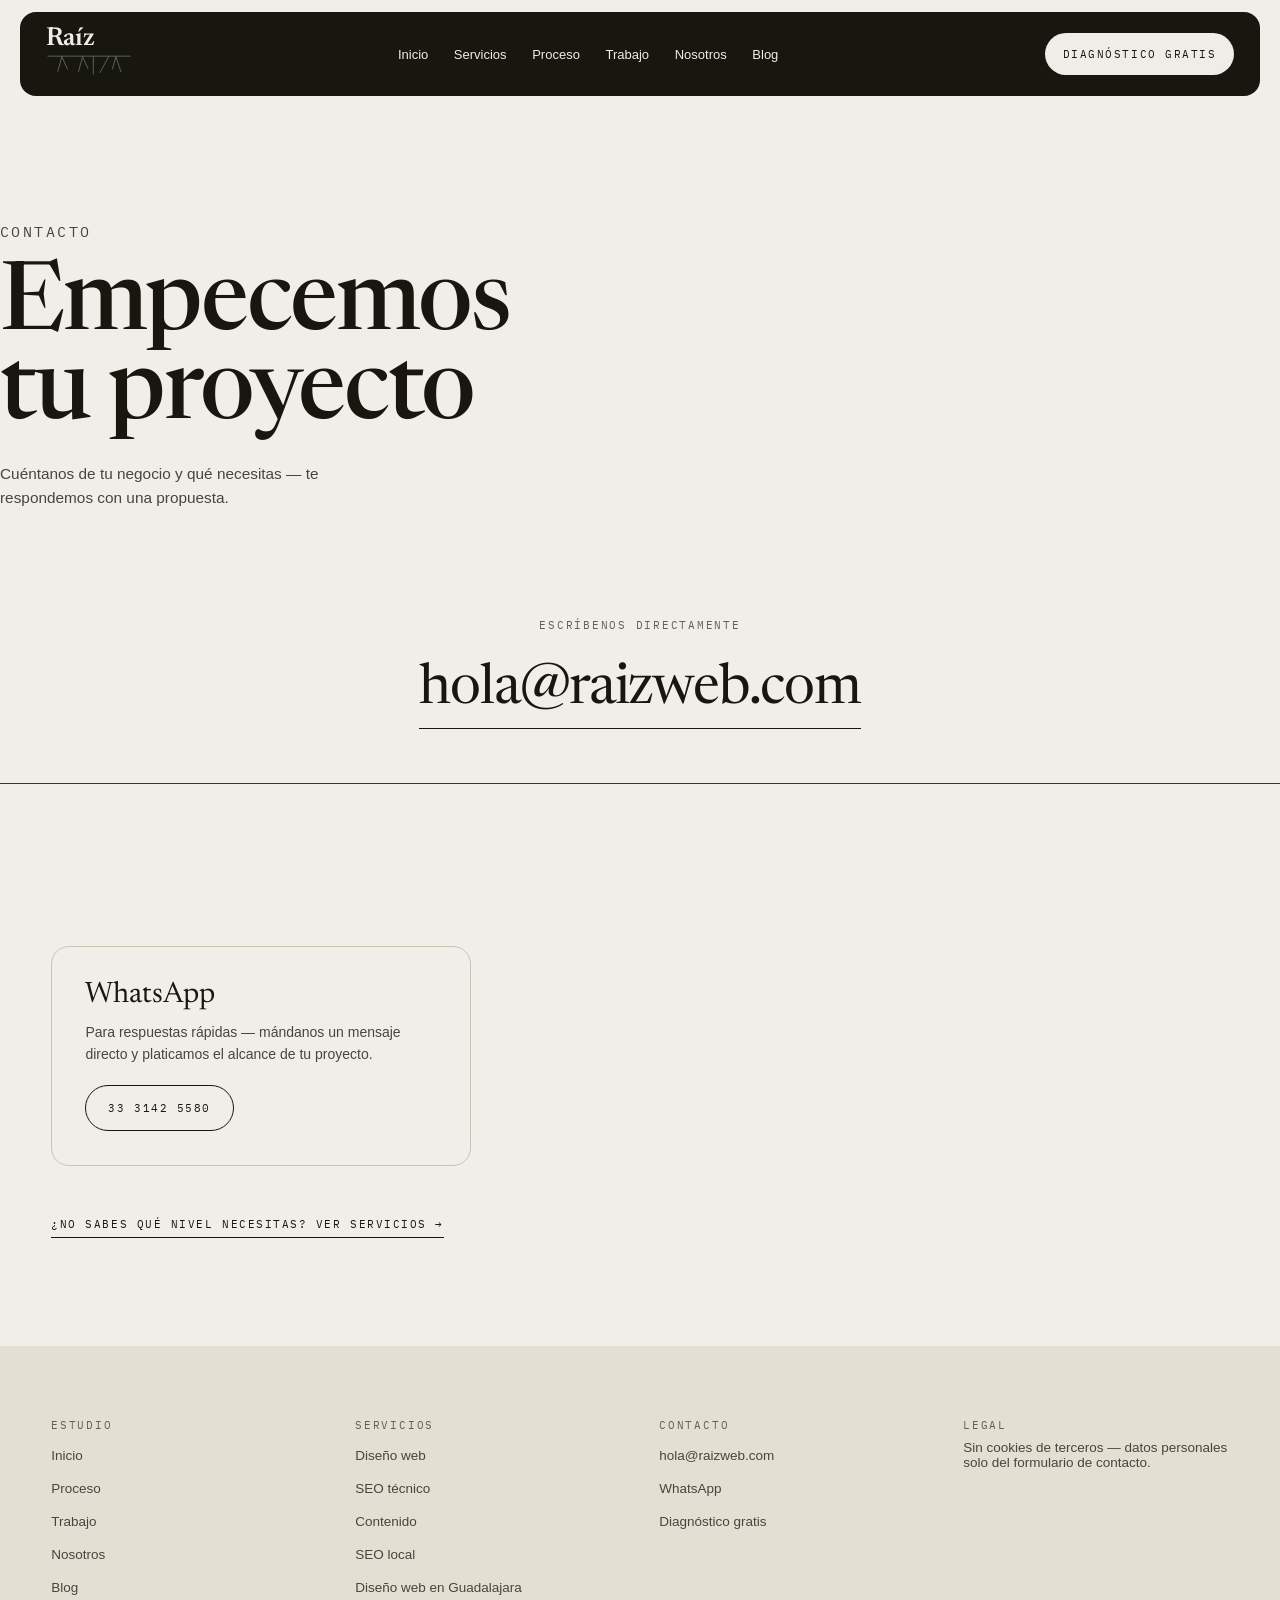
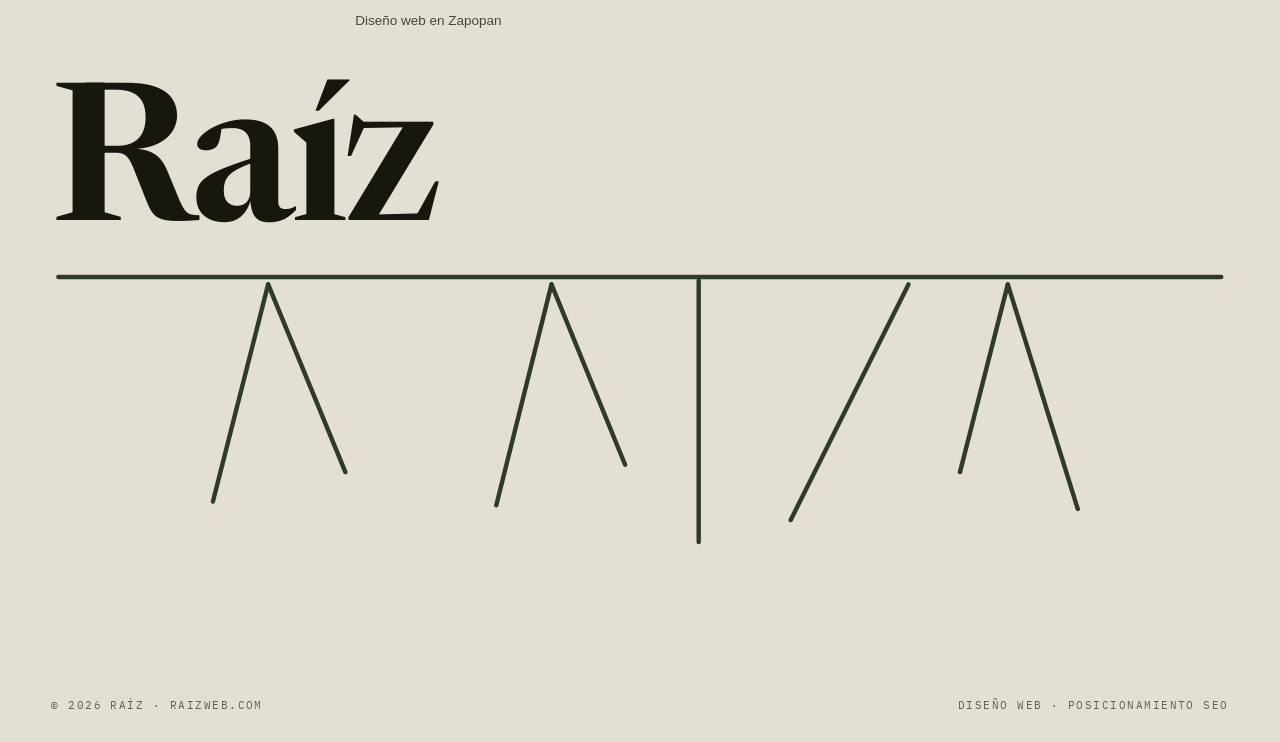
<file: contacto.html>
<!doctype html>
<html lang="es-MX">
<head>
<meta charset="utf-8" />
<!-- Google tag (gtag.js) -->
<script async src="https://www.googletagmanager.com/gtag/js?id=G-R4C24F13Y9"></script>
<script>
  window.dataLayer = window.dataLayer || [];
  function gtag(){dataLayer.push(arguments);}
  gtag('js', new Date());
  gtag('config', 'G-R4C24F13Y9');
</script>
<meta name="viewport" content="width=device-width, initial-scale=1" />
<title>Contacto — Cotiza tu Sitio Web | Raíz</title>
<meta name="description" content="Escríbenos por WhatsApp o correo y platicamos el alcance de tu proyecto de diseño web y SEO técnico. Te respondemos con una propuesta real." />
<link rel="canonical" href="https://raizweb.com/contacto" />
<meta name="theme-color" content="#17170F" />
<link rel="icon" href="/assets/icons/favicon.svg" type="image/svg+xml" />
<link rel="manifest" href="/site.webmanifest" />

<meta property="og:type" content="website" />
<meta property="og:site_name" content="Raíz" />
<meta property="og:title" content="Contacto — Raíz" />
<meta property="og:description" content="Empecemos tu proyecto. Escríbenos y platicamos el alcance." />
<meta property="og:url" content="https://raizweb.com/contacto" />
<meta property="og:locale" content="es_MX" />
<meta property="og:image" content="https://raizweb.com/assets/img/og/og-contacto.jpg" />
<meta property="og:image:width" content="1200" />
<meta property="og:image:height" content="630" />
<meta name="twitter:card" content="summary_large_image" />
<meta name="twitter:image" content="https://raizweb.com/assets/img/og/og-contacto.jpg" />

<link rel="preconnect" href="https://fonts.googleapis.com" />
<link rel="preconnect" href="https://fonts.gstatic.com" crossorigin />
<link href="https://fonts.googleapis.com/css2?family=Newsreader:ital,opsz,wght@0,6..72,400;0,6..72,500;0,6..72,600;1,6..72,400&family=IBM+Plex+Mono:wght@400;500&display=swap" rel="stylesheet" />
<link rel="stylesheet" href="css/raiz.css?v=4" />

<script type="application/ld+json">
{
  "@context": "https://schema.org",
  "@type": "BreadcrumbList",
  "itemListElement": [
    { "@type": "ListItem", "position": 1, "name": "Inicio", "item": "https://raizweb.com/" },
    { "@type": "ListItem", "position": 2, "name": "Contacto", "item": "https://raizweb.com/contacto" }
  ]
}
</script>
<script type="application/ld+json">
{
  "@context": "https://schema.org",
  "@type": "ContactPage",
  "name": "Contacto — Raíz",
  "url": "https://raizweb.com/contacto"
}
</script>
</head>
<body>

<a class="skip-link" href="#main">Saltar al contenido</a>

<header class="encabezado">
  <div class="encabezado__barra">
    <a class="marca" href="/" aria-label="Raíz, inicio">
      <span class="marca__texto">Raíz</span>
      <svg class="marca__raices" viewBox="0 0 640 210" fill="none" stroke="currentColor" stroke-width="7" stroke-linecap="round" aria-hidden="true">
        <path d="M14 16 H626" />
        <path d="M118 20 L88 128" /><path d="M118 20 L160 112" />
        <path d="M272 20 L242 130" /><path d="M272 20 L312 108" />
        <path d="M352 18 L352 150" />
        <path d="M466 20 L402 138" />
        <path d="M520 20 L494 112" /><path d="M520 20 L558 132" />
      </svg>
    </a>
    <nav class="nav">
      <a href="/">Inicio</a>
      <a href="/servicios">Servicios</a>
      <a href="/proceso">Proceso</a>
      <a href="/trabajos">Trabajo</a>
      <a href="/nosotros">Nosotros</a>
      <a href="/blog/">Blog</a>
    </nav>
    <a class="btn btn--claro" href="/contacto"><span class="btn__largo">Diagnóstico gratis</span><span class="btn__corto">Diagnóstico</span></a>
    <button class="menu-boton" type="button" data-menu-boton aria-expanded="false" aria-controls="menu-movil" aria-label="Abrir menú">
      <span></span><span></span>
    </button>
  </div>
</header>

<div class="menu-movil" id="menu-movil" data-menu-movil>
  <nav>
    <a href="/">Inicio</a>
    <a href="/servicios">Servicios</a>
    <a href="/proceso">Proceso</a>
    <a href="/trabajos">Trabajo</a>
    <a href="/nosotros">Nosotros</a>
    <a href="/blog/">Blog</a>
  </nav>
  <a class="btn btn--claro menu-movil__cta" href="/contacto">Diagnóstico gratis</a>
  <svg class="menu-movil__raices" viewBox="0 0 640 210" fill="none" stroke="currentColor" stroke-width="2.4" stroke-linecap="round" preserveAspectRatio="none" aria-hidden="true">
    <path d="M4 6 H636" />
    <path d="M118 10 L88 128" /><path d="M118 10 L160 112" />
    <path d="M272 10 L242 130" /><path d="M272 10 L312 108" />
    <path d="M352 8 L352 150" />
    <path d="M466 10 L402 138" />
    <path d="M520 10 L494 112" /><path d="M520 10 L558 132" />
  </svg>
</div>

<main id="main">
  <section class="pagina-hero contenedor">
    <p class="mono pagina-hero__eyebrow">Contacto</p>
    <h1>Empecemos tu proyecto</h1>
    <p>Cuéntanos de tu negocio y qué necesitas — te respondemos con una propuesta.</p>
  </section>

  <section class="seccion" style="padding-top: 0">
    <div class="contenedor" style="text-align: center; padding-bottom: clamp(40px, 6vh, 70px); border-bottom: 1.5px solid var(--verde);">
      <h2 class="mono" style="margin-bottom: 20px">Escríbenos directamente</h2>
      <a href="mailto:hola@raizweb.com" style="display: inline-block; padding: 10px 0; font-family: var(--serif); font-size: clamp(28px, 5vw, 56px); letter-spacing: -.02em; border-bottom: 1px solid var(--ink);">hola@raizweb.com</a>
    </div>
  </section>

  <section class="seccion" style="padding-top: clamp(40px, 6vh, 70px)">
    <div class="contenedor">
      <div class="canales">
        <div class="canal reveal" id="whatsapp" style="max-width: 420px">
          <h3>WhatsApp</h3>
          <p>Para respuestas rápidas — mándanos un mensaje directo y platicamos el alcance de tu proyecto.</p>
          <a class="btn btn--linea" href="https://wa.me/523331425580" target="_blank" rel="noopener noreferrer" style="border-color: var(--ink)" aria-label="33 3142 5580 (abre en una pestaña nueva)">33 3142 5580</a>
        </div>
      </div>
      <a class="enlace-subrayado" href="/servicios" style="display: inline-block; margin-top: clamp(30px, 5vh, 54px)">¿No sabes qué nivel necesitas? Ver servicios →</a>
    </div>
  </section>
</main>

<footer class="pie">
  <div class="contenedor">
    <div class="pie__mapa">
      <div class="pie__col">
        <p class="mono">Estudio</p>
        <a href="/">Inicio</a><a href="/proceso">Proceso</a><a href="/trabajos">Trabajo</a><a href="/nosotros">Nosotros</a><a href="/blog/">Blog</a>
      </div>
      <div class="pie__col">
        <p class="mono">Servicios</p>
        <a href="/servicios">Diseño web</a><a href="/servicios">SEO técnico</a><a href="/servicios">Contenido</a><a href="/servicios">SEO local</a><a href="/diseno-web-guadalajara">Diseño web en Guadalajara</a><a href="/diseno-web-zapopan">Diseño web en Zapopan</a>
      </div>
      <div class="pie__col">
        <p class="mono">Contacto</p>
        <a href="mailto:hola@raizweb.com">hola@raizweb.com</a><a href="https://wa.me/523331425580" target="_blank" rel="noopener noreferrer" aria-label="WhatsApp (abre en una pestaña nueva)">WhatsApp</a><a href="/contacto">Diagnóstico gratis</a>
      </div>
      <div class="pie__col">
        <p class="mono">Legal</p>
        <p>Sin cookies de terceros — datos personales solo del formulario de contacto.</p>
      </div>
    </div>

    <div class="pie__firma">
      <p class="pie__wordmark">Raíz</p>
      <svg class="pie__raices" viewBox="0 0 640 210" fill="none" stroke="currentColor" stroke-width="2.4" stroke-linecap="round" preserveAspectRatio="none" aria-hidden="true">
        <path d="M4 6 H636" />
        <path d="M118 10 L88 128" /><path d="M118 10 L160 112" />
        <path d="M272 10 L242 130" /><path d="M272 10 L312 108" />
        <path d="M352 8 L352 150" />
        <path d="M466 10 L402 138" />
        <path d="M520 10 L494 112" /><path d="M520 10 L558 132" />
      </svg>
    </div>

    <div class="pie__legal">
      <span>© 2026 Raíz · raizweb.com</span>
      <span>Diseño web · Posicionamiento SEO</span>
    </div>
  </div>
</footer>

<script src="js/raiz.js?v=2"></script>
</body>
</html>
</file>
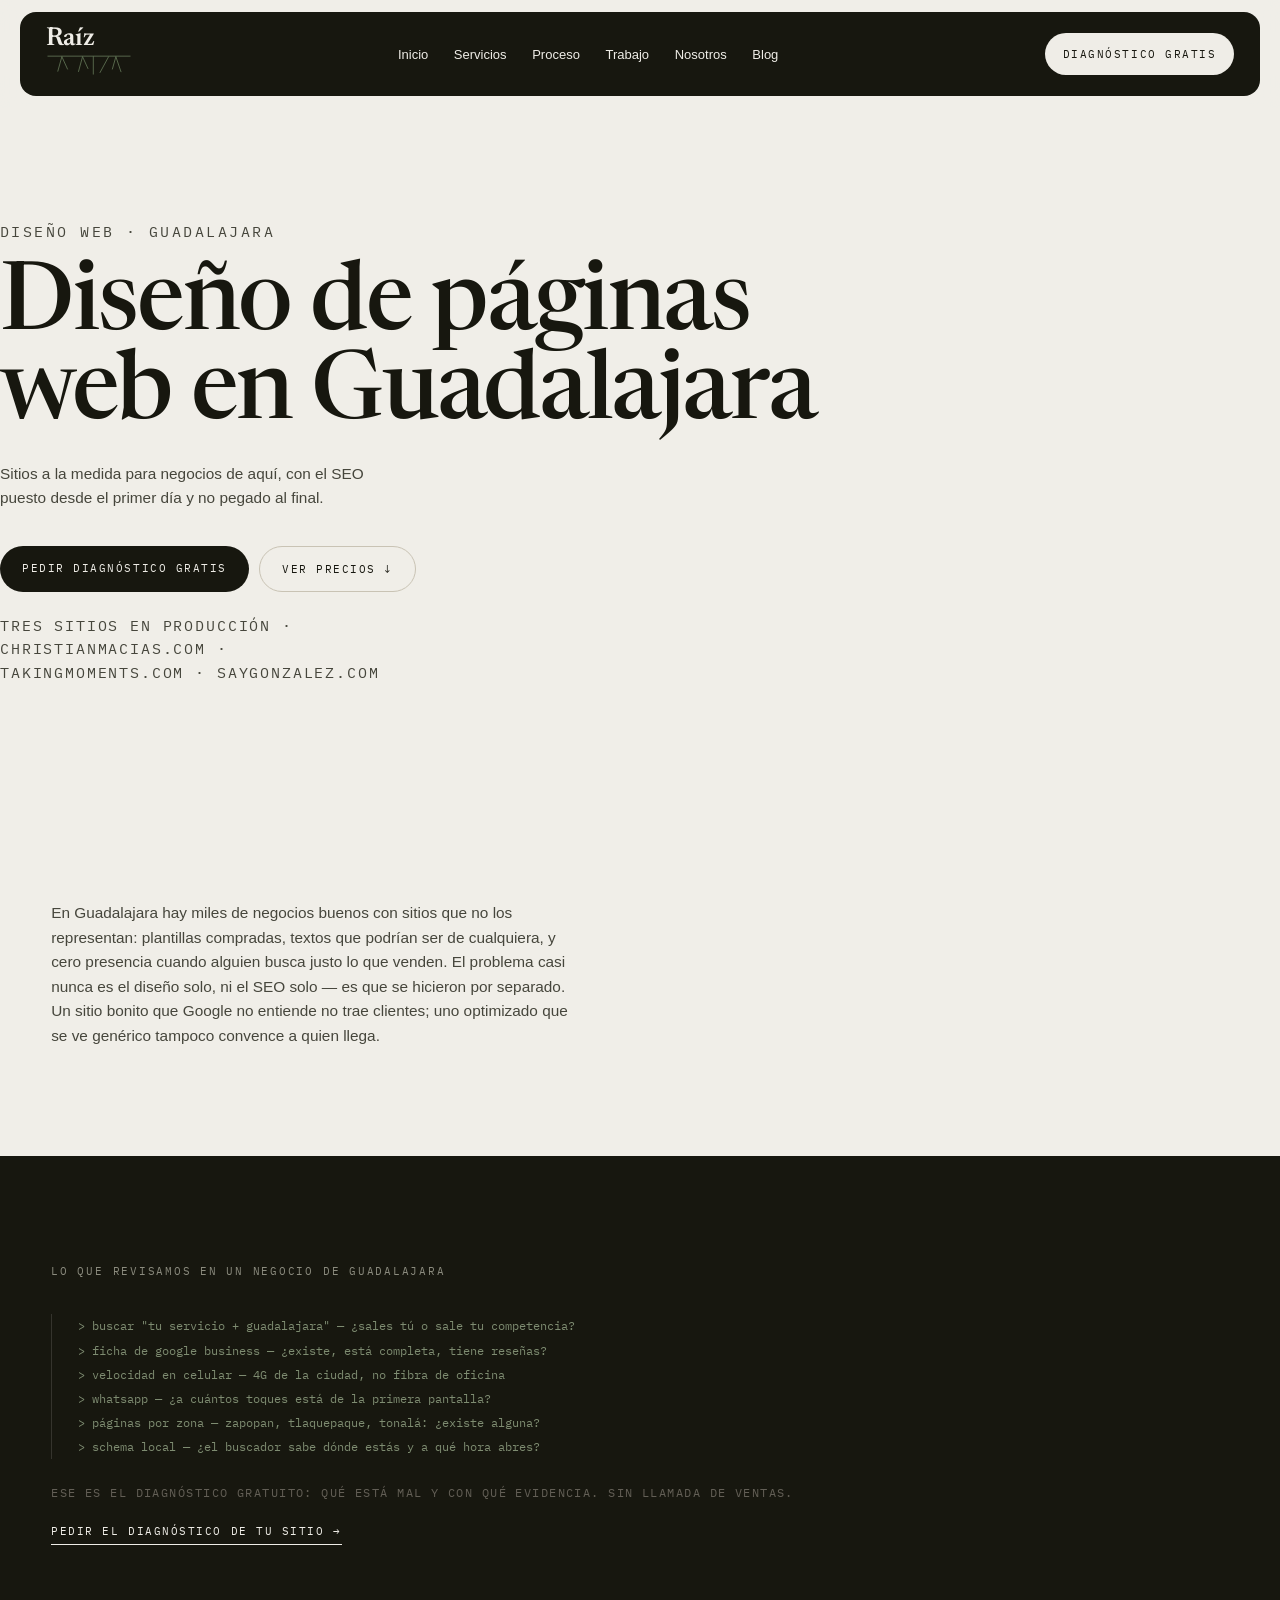
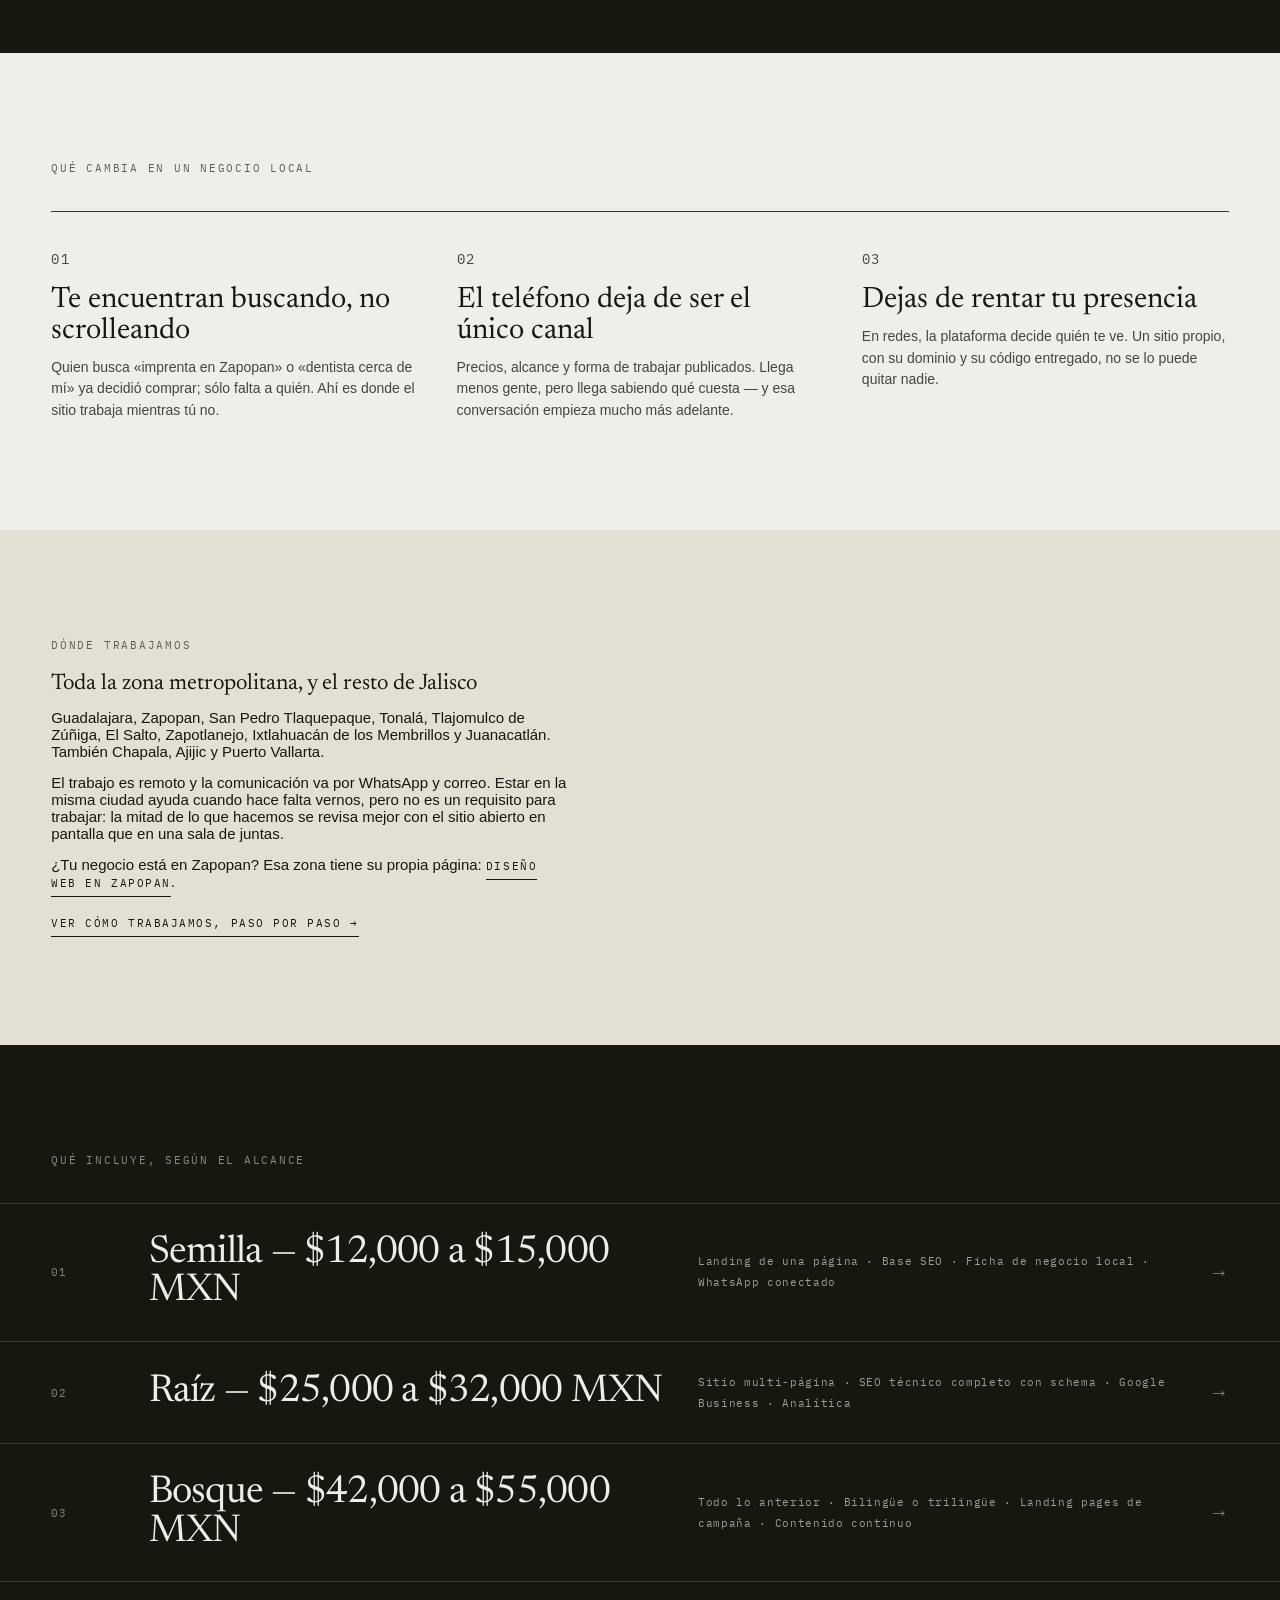
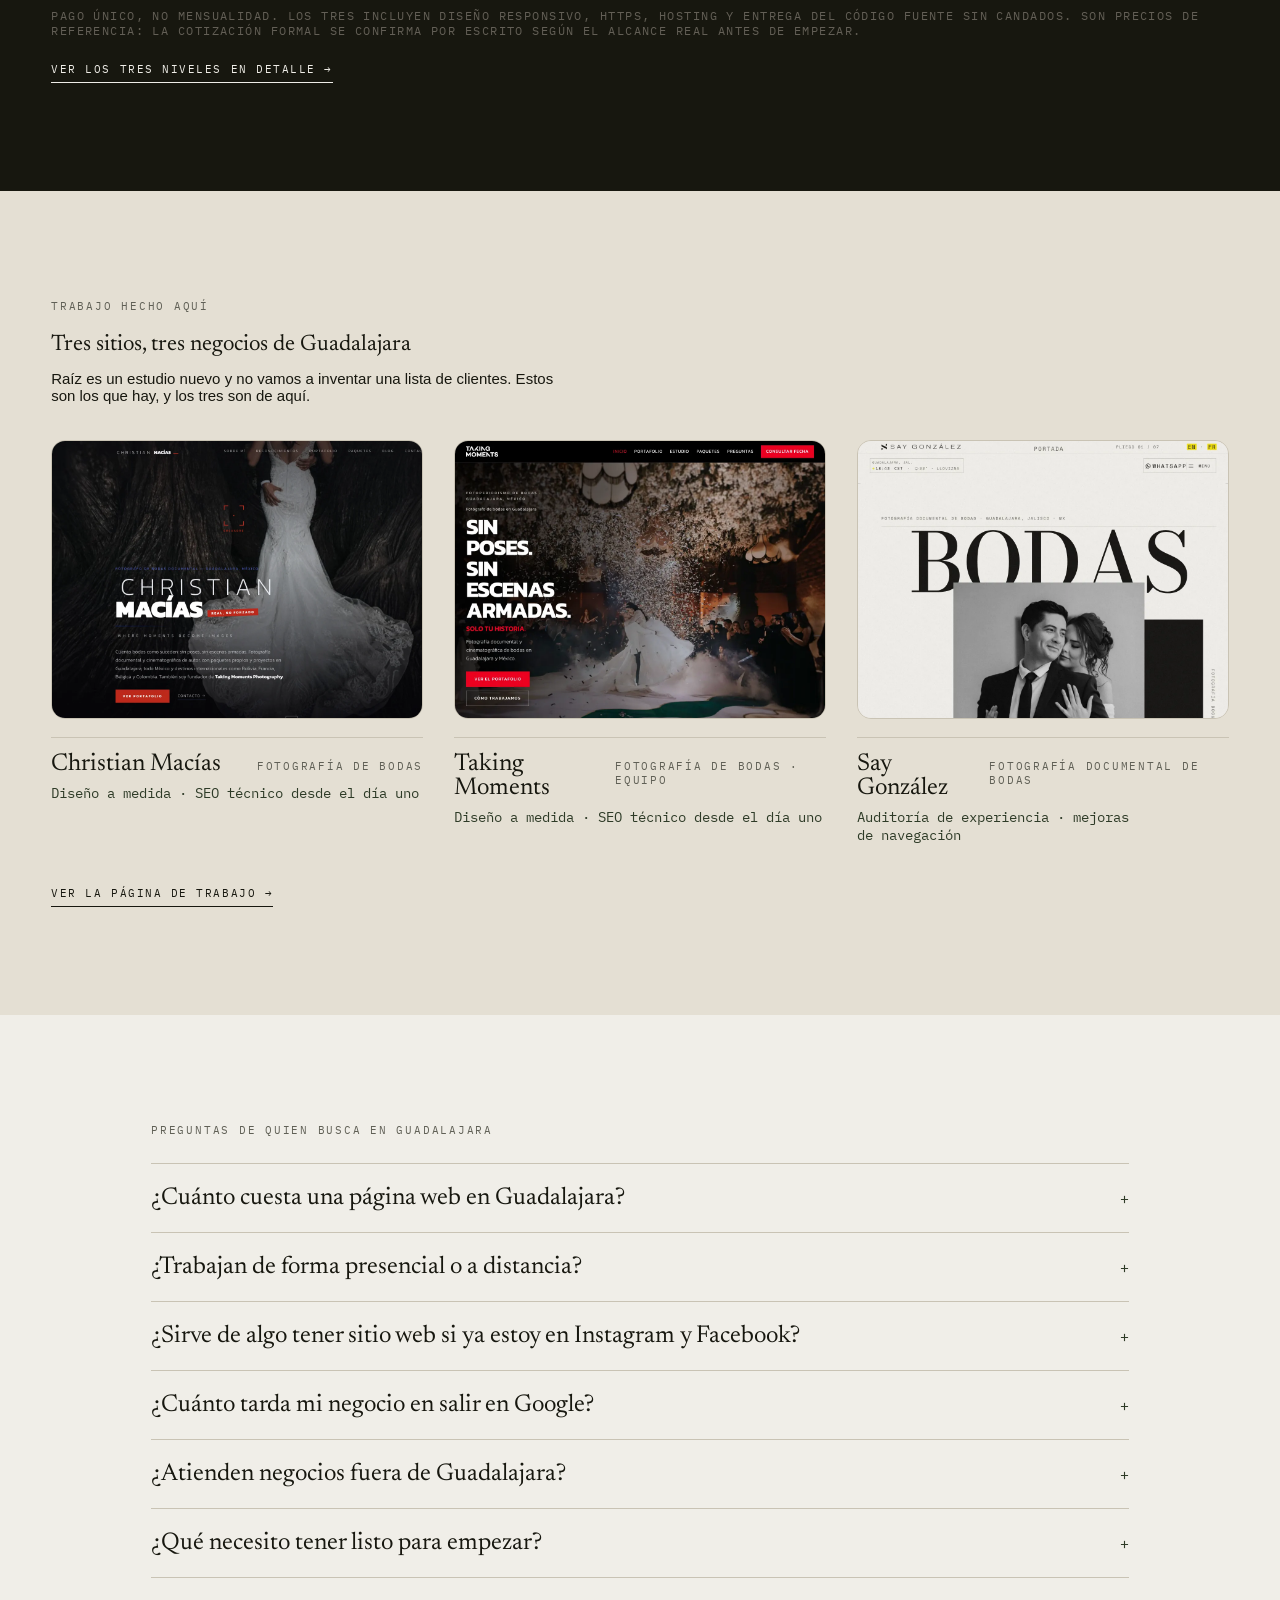
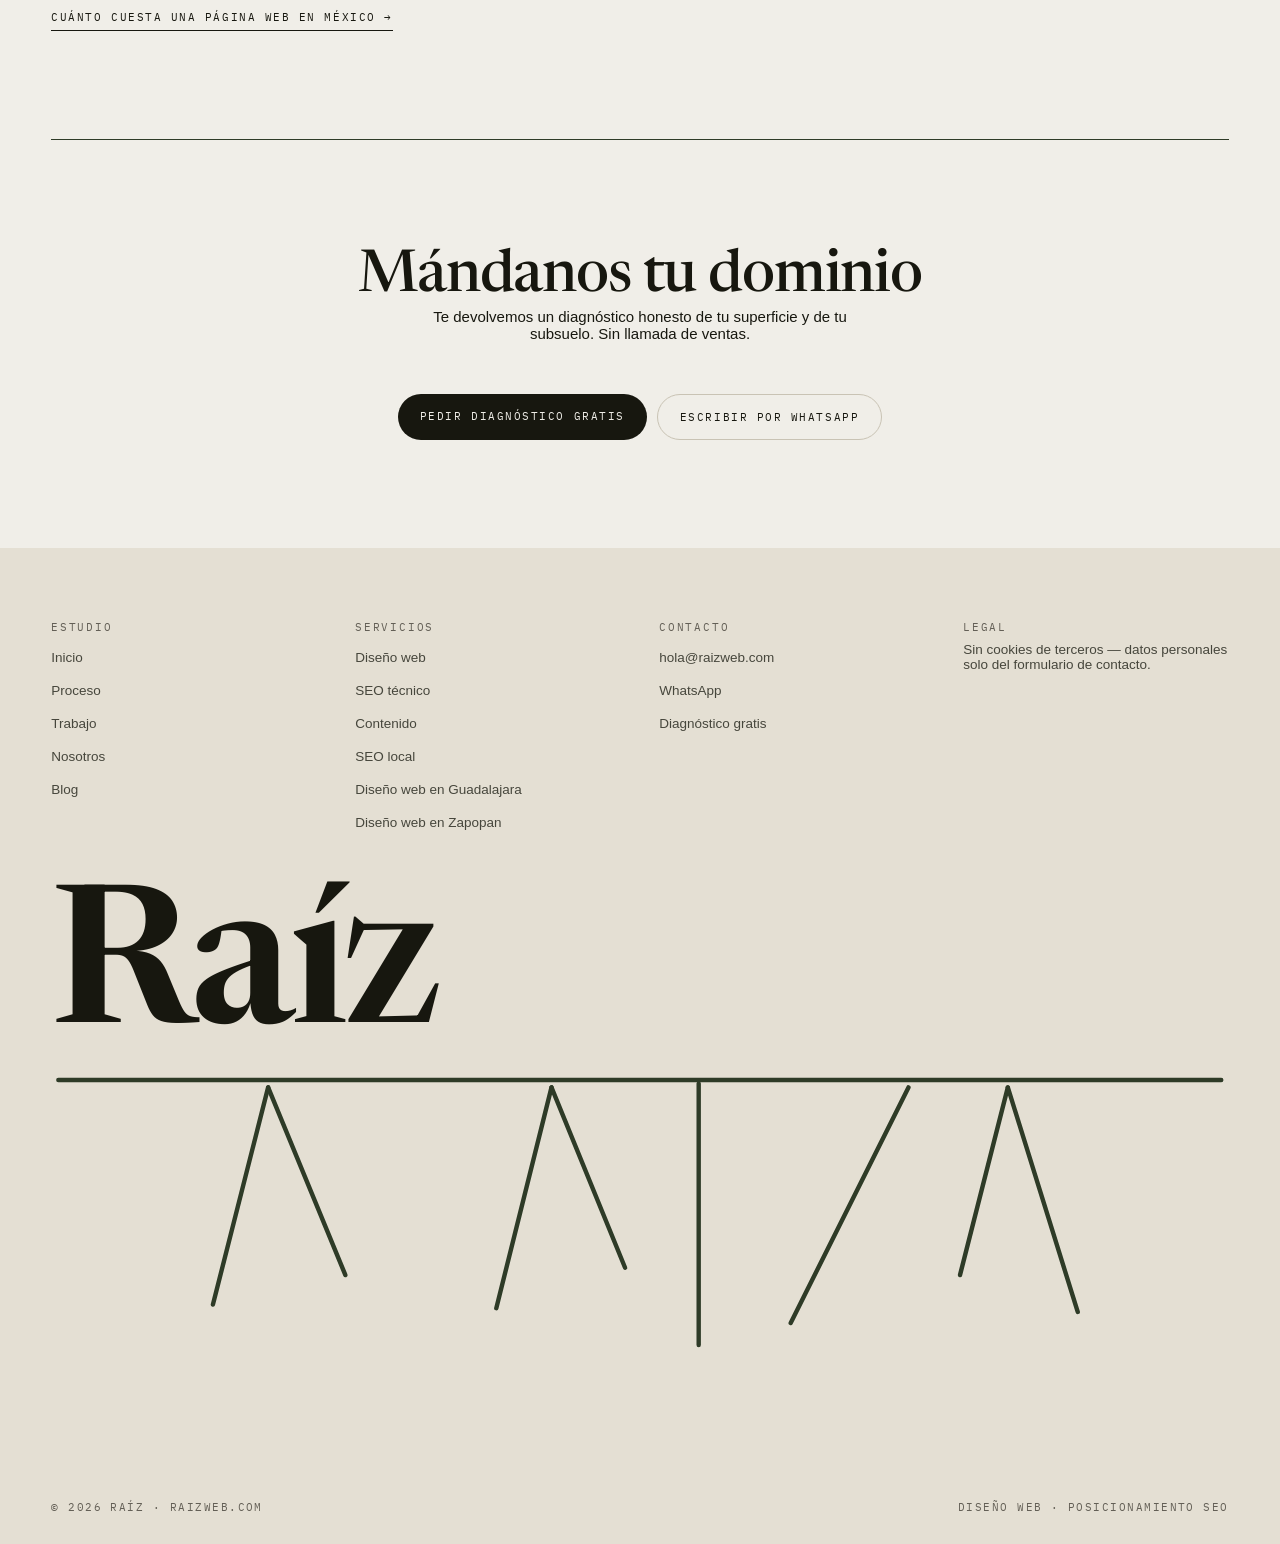
<file: diseno-web-guadalajara.html>
<!doctype html>
<html lang="es-MX">
<head>
<meta charset="utf-8" />
<!-- Google tag (gtag.js) -->
<script async src="https://www.googletagmanager.com/gtag/js?id=G-R4C24F13Y9"></script>
<script>
  window.dataLayer = window.dataLayer || [];
  function gtag(){dataLayer.push(arguments);}
  gtag('js', new Date());
  gtag('config', 'G-R4C24F13Y9');
</script>
<meta name="viewport" content="width=device-width, initial-scale=1" />
<title>Diseño de Páginas Web en Guadalajara — Precios y SEO | Raíz</title>
<meta name="description" content="Diseño de páginas web y SEO para negocios de Guadalajara, Zapopan, Tlaquepaque y el área metropolitana. Sitios a la medida, sin plantillas, desde $12,000 MXN. Diagnóstico gratis." />
<link rel="canonical" href="https://raizweb.com/diseno-web-guadalajara" />
<meta name="theme-color" content="#17170F" />
<link rel="icon" href="/assets/icons/favicon.svg" type="image/svg+xml" />
<link rel="manifest" href="/site.webmanifest" />

<meta property="og:type" content="website" />
<meta property="og:site_name" content="Raíz" />
<meta property="og:title" content="Diseño web en Guadalajara — Raíz" />
<meta property="og:description" content="Sitios a la medida con SEO técnico para negocios del área metropolitana de Guadalajara." />
<meta property="og:url" content="https://raizweb.com/diseno-web-guadalajara" />
<meta property="og:locale" content="es_MX" />
<meta property="og:image" content="https://raizweb.com/assets/img/og/og-trabajos.jpg" />
<meta property="og:image:width" content="1200" />
<meta property="og:image:height" content="630" />
<meta name="twitter:card" content="summary_large_image" />
<meta name="twitter:image" content="https://raizweb.com/assets/img/og/og-trabajos.jpg" />

<link rel="preconnect" href="https://fonts.googleapis.com" />
<link rel="preconnect" href="https://fonts.gstatic.com" crossorigin />
<link href="https://fonts.googleapis.com/css2?family=Newsreader:ital,opsz,wght@0,6..72,400;0,6..72,500;0,6..72,600;1,6..72,400&family=IBM+Plex+Mono:wght@400;500&display=swap" rel="stylesheet" />
<link rel="stylesheet" href="css/raiz.css?v=4" />

<script type="application/ld+json">
{
  "@context": "https://schema.org",
  "@type": "BreadcrumbList",
  "itemListElement": [
    { "@type": "ListItem", "position": 1, "name": "Inicio", "item": "https://raizweb.com/" },
    { "@type": "ListItem", "position": 2, "name": "Diseño web en Guadalajara", "item": "https://raizweb.com/diseno-web-guadalajara" }
  ]
}
</script>
<script type="application/ld+json">
{
  "@context": "https://schema.org",
  "@type": "Service",
  "name": "Diseño web y SEO en Guadalajara",
  "serviceType": "Diseño web y posicionamiento SEO",
  "url": "https://raizweb.com/diseno-web-guadalajara",
  "provider": {
    "@type": "ProfessionalService",
    "name": "Raíz",
    "url": "https://raizweb.com/",
    "email": "hola@raizweb.com"
  },
  "areaServed": [
    { "@type": "City", "name": "Guadalajara" },
    { "@type": "City", "name": "Zapopan" },
    { "@type": "City", "name": "San Pedro Tlaquepaque" },
    { "@type": "City", "name": "Tonalá" },
    { "@type": "City", "name": "Tlajomulco de Zúñiga" },
    { "@type": "City", "name": "El Salto" },
    { "@type": "City", "name": "Zapotlanejo" }
  ],
  "offers": {
    "@type": "AggregateOffer",
    "priceCurrency": "MXN",
    "lowPrice": "12000",
    "highPrice": "55000",
    "offerCount": "3"
  }
}
</script>
<script type="application/ld+json">
{
  "@context": "https://schema.org",
  "@type": "FAQPage",
  "mainEntity": [
    {
      "@type": "Question",
      "name": "¿Cuánto cuesta una página web en Guadalajara?",
      "acceptedAnswer": { "@type": "Answer", "text": "En Raíz, entre $12,000 y $55,000 MXN de pago único, según el alcance. Una landing de una página con base SEO empieza en $12,000–15,000; un sitio multi-página con SEO técnico completo va de $25,000 a $32,000. La cotización formal se confirma por escrito antes de empezar." }
    },
    {
      "@type": "Question",
      "name": "¿Trabajan de forma presencial o a distancia?",
      "acceptedAnswer": { "@type": "Answer", "text": "El trabajo se hace en remoto y la comunicación va por WhatsApp y correo. Estamos en Guadalajara, así que una reunión presencial es posible cuando el proyecto lo pide, pero no es necesaria para trabajar." }
    },
    {
      "@type": "Question",
      "name": "¿Sirve de algo tener sitio web si mi negocio ya está en Instagram y Facebook?",
      "acceptedAnswer": { "@type": "Answer", "text": "Sirven para cosas distintas. Las redes te dan alcance mientras publicas; el sitio aparece cuando alguien busca lo que vendes, incluso meses después. Y en las redes rentas el espacio: la plataforma decide quién te ve. El sitio es tuyo." }
    },
    {
      "@type": "Question",
      "name": "¿Cuánto tarda mi negocio en salir en Google?",
      "acceptedAnswer": { "@type": "Answer", "text": "Un sitio nuevo tarda semanas en indexarse por completo. Las búsquedas específicas de tu negocio suelen moverse en los primeros 90 días, y los términos más peleados alrededor de los 180. En búsquedas locales con ficha de Google Business el efecto puede notarse antes." }
    },
    {
      "@type": "Question",
      "name": "¿Atienden negocios fuera de Guadalajara?",
      "acceptedAnswer": { "@type": "Answer", "text": "Sí. Trabajamos con negocios de todo México y del extranjero. Para clientes fuera de México se cotiza en dólares, y el medio de pago y quién cubre las comisiones se definen antes de cerrar." }
    },
    {
      "@type": "Question",
      "name": "¿Qué necesito tener listo para empezar?",
      "acceptedAnswer": { "@type": "Answer", "text": "Menos de lo que parece. Los textos los escribimos nosotros a partir de una conversación contigo. Ayuda tener fotos propias del negocio, acceso a tu dominio si ya lo compraste, y claridad sobre qué quieres que haga la persona que llegue al sitio." }
    }
  ]
}
</script>
</head>
<body>

<a class="skip-link" href="#main">Saltar al contenido</a>

<header class="encabezado">
  <div class="encabezado__barra">
    <a class="marca" href="/" aria-label="Raíz, inicio">
      <span class="marca__texto">Raíz</span>
      <svg class="marca__raices" viewBox="0 0 640 210" fill="none" stroke="currentColor" stroke-width="7" stroke-linecap="round" aria-hidden="true">
        <path d="M14 16 H626" />
        <path d="M118 20 L88 128" /><path d="M118 20 L160 112" />
        <path d="M272 20 L242 130" /><path d="M272 20 L312 108" />
        <path d="M352 18 L352 150" />
        <path d="M466 20 L402 138" />
        <path d="M520 20 L494 112" /><path d="M520 20 L558 132" />
      </svg>
    </a>
    <nav class="nav">
      <a href="/">Inicio</a>
      <a href="/servicios">Servicios</a>
      <a href="/proceso">Proceso</a>
      <a href="/trabajos">Trabajo</a>
      <a href="/nosotros">Nosotros</a>
      <a href="/blog/">Blog</a>
    </nav>
    <a class="btn btn--claro" href="/contacto"><span class="btn__largo">Diagnóstico gratis</span><span class="btn__corto">Diagnóstico</span></a>
    <button class="menu-boton" type="button" data-menu-boton aria-expanded="false" aria-controls="menu-movil" aria-label="Abrir menú">
      <span></span><span></span>
    </button>
  </div>
</header>

<div class="menu-movil" id="menu-movil" data-menu-movil>
  <nav>
    <a href="/">Inicio</a>
    <a href="/servicios">Servicios</a>
    <a href="/proceso">Proceso</a>
    <a href="/trabajos">Trabajo</a>
    <a href="/nosotros">Nosotros</a>
    <a href="/blog/">Blog</a>
  </nav>
  <a class="btn btn--claro menu-movil__cta" href="/contacto">Diagnóstico gratis</a>
  <svg class="menu-movil__raices" viewBox="0 0 640 210" fill="none" stroke="currentColor" stroke-width="2.4" stroke-linecap="round" preserveAspectRatio="none" aria-hidden="true">
    <path d="M4 6 H636" />
    <path d="M118 10 L88 128" /><path d="M118 10 L160 112" />
    <path d="M272 10 L242 130" /><path d="M272 10 L312 108" />
    <path d="M352 8 L352 150" />
    <path d="M466 10 L402 138" />
    <path d="M520 10 L494 112" /><path d="M520 10 L558 132" />
  </svg>
</div>

<main id="main">
  <section class="pagina-hero contenedor">
    <p class="mono pagina-hero__eyebrow">Diseño web · Guadalajara</p>
    <h1>Diseño de páginas web en Guadalajara</h1>
    <p>Sitios a la medida para negocios de aquí, con el SEO puesto desde el primer día y no pegado al final.</p>
    <div class="hero__acciones" style="margin-top: clamp(26px, 4vh, 40px)">
      <a class="btn btn--solido" href="/contacto">Pedir diagnóstico gratis</a>
      <a class="btn btn--linea" href="#niveles">Ver precios ↓</a>
    </div>
    <p class="nota" style="margin-top: 22px">Tres sitios en producción · christianmacias.com · takingmoments.com · saygonzalez.com</p>
  </section>

  <section class="seccion">
    <div class="contenedor">
      <p class="intro-larga reveal">En Guadalajara hay miles de negocios buenos con sitios que no los representan: plantillas compradas, textos que podrían ser de cualquiera, y cero presencia cuando alguien busca justo lo que venden. El problema casi nunca es el diseño solo, ni el SEO solo — es que se hicieron por separado. Un sitio bonito que Google no entiende no trae clientes; uno optimizado que se ve genérico tampoco convence a quien llega.</p>
    </div>
  </section>

  <section class="seccion seccion--ink">
    <div class="contenedor">
      <h2 class="mono mono--ink" style="margin-bottom: clamp(24px, 4vh, 40px)">Lo que revisamos en un negocio de Guadalajara</h2>
      <div class="terminal">
        <div>&gt; buscar "tu servicio + guadalajara" — ¿sales tú o sale tu competencia?</div>
        <div>&gt; ficha de google business — ¿existe, está completa, tiene reseñas?</div>
        <div>&gt; velocidad en celular — 4G de la ciudad, no fibra de oficina</div>
        <div>&gt; whatsapp — ¿a cuántos toques está de la primera pantalla?</div>
        <div>&gt; páginas por zona — zapopan, tlaquepaque, tonalá: ¿existe alguna?</div>
        <div>&gt; schema local — ¿el buscador sabe dónde estás y a qué hora abres?</div>
      </div>
      <p class="nota" style="margin-top: 26px">Ese es el diagnóstico gratuito: qué está mal y con qué evidencia. Sin llamada de ventas.</p>
      <a class="enlace-subrayado" href="/contacto" style="display: inline-block; margin-top: 18px; border-bottom-color: var(--crema)">Pedir el diagnóstico de tu sitio →</a>
    </div>
  </section>

  <section class="seccion">
    <div class="contenedor">
      <h2 class="mono" style="margin-bottom: clamp(24px, 4vh, 40px)">Qué cambia en un negocio local</h2>
      <div class="valores">
        <div class="valor reveal">
          <p class="valor__num">01</p>
          <h3>Te encuentran buscando, no scrolleando</h3>
          <p>Quien busca «imprenta en Zapopan» o «dentista cerca de mí» ya decidió comprar; sólo falta a quién. Ahí es donde el sitio trabaja mientras tú no.</p>
        </div>
        <div class="valor reveal">
          <p class="valor__num">02</p>
          <h3>El teléfono deja de ser el único canal</h3>
          <p>Precios, alcance y forma de trabajar publicados. Llega menos gente, pero llega sabiendo qué cuesta — y esa conversación empieza mucho más adelante.</p>
        </div>
        <div class="valor reveal">
          <p class="valor__num">03</p>
          <h3>Dejas de rentar tu presencia</h3>
          <p>En redes, la plataforma decide quién te ve. Un sitio propio, con su dominio y su código entregado, no se lo puede quitar nadie.</p>
        </div>
      </div>
    </div>
  </section>

  <section class="seccion seccion--arena">
    <div class="contenedor">
      <p class="mono" style="margin-bottom: 20px">Dónde trabajamos</p>
      <h2>Toda la zona metropolitana, y el resto de Jalisco</h2>
      <p style="max-width: 62ch; margin-top: 14px">Guadalajara, Zapopan, San Pedro Tlaquepaque, Tonalá, Tlajomulco de Zúñiga, El Salto, Zapotlanejo, Ixtlahuacán de los Membrillos y Juanacatlán. También Chapala, Ajijic y Puerto Vallarta.</p>
      <p style="max-width: 62ch; margin-top: 14px">El trabajo es remoto y la comunicación va por WhatsApp y correo. Estar en la misma ciudad ayuda cuando hace falta vernos, pero no es un requisito para trabajar: la mitad de lo que hacemos se revisa mejor con el sitio abierto en pantalla que en una sala de juntas.</p>
      <p style="max-width: 62ch; margin-top: 14px">¿Tu negocio está en Zapopan? Esa zona tiene su propia página: <a class="enlace-subrayado" href="/diseno-web-zapopan">diseño web en Zapopan</a>.</p>
      <a class="enlace-subrayado" href="/proceso" style="display: inline-block; margin-top: 20px">Ver cómo trabajamos, paso por paso →</a>
    </div>
  </section>

  <section class="seccion seccion--ink" id="niveles">
    <div class="contenedor">
      <h2 class="mono mono--ink" style="margin-bottom: clamp(24px, 4vh, 40px)">Qué incluye, según el alcance</h2>
      <div class="servicios">
        <a class="servicio" href="/servicios">
          <span class="servicio__num">01</span>
          <h3 class="servicio__nombre">Semilla — $12,000 a $15,000 MXN</h3>
          <span class="servicio__detalle">Landing de una página · Base SEO · Ficha de negocio local · WhatsApp conectado</span>
          <span class="servicio__flecha" aria-hidden="true">→</span>
        </a>
        <a class="servicio" href="/servicios">
          <span class="servicio__num">02</span>
          <h3 class="servicio__nombre">Raíz — $25,000 a $32,000 MXN</h3>
          <span class="servicio__detalle">Sitio multi-página · SEO técnico completo con schema · Google Business · Analítica</span>
          <span class="servicio__flecha" aria-hidden="true">→</span>
        </a>
        <a class="servicio" href="/servicios">
          <span class="servicio__num">03</span>
          <h3 class="servicio__nombre">Bosque — $42,000 a $55,000 MXN</h3>
          <span class="servicio__detalle">Todo lo anterior · Bilingüe o trilingüe · Landing pages de campaña · Contenido continuo</span>
          <span class="servicio__flecha" aria-hidden="true">→</span>
        </a>
      </div>
      <p class="nota" style="margin-top: 26px">Pago único, no mensualidad. Los tres incluyen diseño responsivo, HTTPS, hosting y entrega del código fuente sin candados. Son precios de referencia: la cotización formal se confirma por escrito según el alcance real antes de empezar.</p>
      <a class="enlace-subrayado" href="/servicios" style="display: inline-block; margin-top: 18px; border-bottom-color: var(--crema)">Ver los tres niveles en detalle →</a>
    </div>
  </section>

  <section class="seccion seccion--arena">
    <div class="contenedor">
      <p class="mono" style="margin-bottom: 20px">Trabajo hecho aquí</p>
      <h2>Tres sitios, tres negocios de Guadalajara</h2>
      <p style="max-width: 62ch; margin-top: 14px">Raíz es un estudio nuevo y no vamos a inventar una lista de clientes. Estos son los que hay, y los tres son de aquí.</p>
      <div class="casos" style="margin-top: clamp(28px, 4vh, 48px)">
        <a class="caso reveal" href="https://www.christianmacias.com" target="_blank" rel="noopener noreferrer" aria-label="Christian Macías Fotografía de bodas Diseño a medida · SEO técnico desde el día uno (abre en una pestaña nueva)">
          <div class="caso__media">
            <picture>
              <source srcset="assets/img/paginas/caso-christianmacias.webp" type="image/webp">
              <img src="assets/img/paginas/caso-christianmacias.jpg" alt="Captura de la página de inicio de christianmacias.com" loading="lazy" width="1200" height="900">
            </picture>
          </div>
          <div class="caso__pie"><span class="caso__nombre">Christian Macías</span><span class="mono">Fotografía de bodas</span></div>
          <p class="caso__metrica">Diseño a medida · SEO técnico desde el día uno</p>
        </a>
        <a class="caso reveal" href="https://www.takingmoments.com" target="_blank" rel="noopener noreferrer" aria-label="Taking Moments Fotografía de bodas · equipo Diseño a medida · SEO técnico desde el día uno (abre en una pestaña nueva)">
          <div class="caso__media">
            <picture>
              <source srcset="assets/img/paginas/caso-takingmoments.webp" type="image/webp">
              <img src="assets/img/paginas/caso-takingmoments.jpg" alt="Captura de la página de inicio de takingmoments.com" loading="lazy" width="1200" height="900">
            </picture>
          </div>
          <div class="caso__pie"><span class="caso__nombre">Taking Moments</span><span class="mono">Fotografía de bodas · equipo</span></div>
          <p class="caso__metrica">Diseño a medida · SEO técnico desde el día uno</p>
        </a>
        <a class="caso reveal" href="https://www.saygonzalez.com" target="_blank" rel="noopener noreferrer" aria-label="Say González Fotografía documental de bodas Auditoría de experiencia · mejoras de navegación (abre en una pestaña nueva)">
          <div class="caso__media">
            <picture>
              <source srcset="assets/img/paginas/caso-saygonzalez.webp" type="image/webp">
              <img src="assets/img/paginas/caso-saygonzalez.jpg" alt="Captura de la página de inicio de saygonzalez.com" loading="lazy" width="1200" height="900">
            </picture>
          </div>
          <div class="caso__pie"><span class="caso__nombre">Say González</span><span class="mono">Fotografía documental de bodas</span></div>
          <p class="caso__metrica">Auditoría de experiencia · mejoras de navegación</p>
        </a>
      </div>
      <a class="enlace-subrayado" href="/trabajos" style="display: inline-block; margin-top: clamp(24px, 4vh, 40px)">Ver la página de trabajo →</a>
    </div>
  </section>

  <section class="seccion">
    <div class="contenedor">
      <div class="faq">
        <p class="mono" style="margin-bottom: 26px">Preguntas de quien busca en Guadalajara</p>

        <details class="faq__item">
          <summary><span>¿Cuánto cuesta una página web en Guadalajara?</span><span class="faq__signo">+</span></summary>
          <p>En Raíz, entre $12,000 y $55,000 MXN de pago único, según el alcance. Una landing de una página con base SEO empieza en $12,000–15,000; un sitio multi-página con SEO técnico completo va de $25,000 a $32,000. Vas a encontrar quien cobre $3,000 y quien cobre $150,000: la diferencia real está en si el sitio se construye a la medida o se rellena una plantilla, y en si el posicionamiento viene incluido o se vende aparte después.</p>
        </details>

        <details class="faq__item">
          <summary><span>¿Trabajan de forma presencial o a distancia?</span><span class="faq__signo">+</span></summary>
          <p>El trabajo se hace en remoto y la comunicación va por WhatsApp y correo. Estamos en Guadalajara, así que vernos en persona es posible cuando el proyecto lo pide — pero no es necesario para trabajar, y no querríamos que fuera el motivo por el que nos eliges.</p>
        </details>

        <details class="faq__item">
          <summary><span>¿Sirve de algo tener sitio web si ya estoy en Instagram y Facebook?</span><span class="faq__signo">+</span></summary>
          <p>Sirven para cosas distintas. Las redes te dan alcance mientras publicas: dejas de publicar y desapareces. El sitio aparece cuando alguien busca lo que vendes, aunque hayas publicado por última vez hace tres meses. Y hay una diferencia de fondo: en redes rentas el espacio y la plataforma decide quién te ve. El sitio, con su dominio y su código entregado, es tuyo.</p>
        </details>

        <details class="faq__item">
          <summary><span>¿Cuánto tarda mi negocio en salir en Google?</span><span class="faq__signo">+</span></summary>
          <p>Un sitio nuevo tarda semanas en indexarse por completo — Google tiene que descubrirlo, rastrearlo y decidir que vale la pena. Las búsquedas específicas de tu negocio suelen moverse en los primeros 90 días; los términos peleados, alrededor de los 180. En búsquedas locales, con la ficha de Google Business bien puesta, el efecto puede notarse antes. Cualquiera que te prometa primer lugar en dos semanas te está vendiendo algo que no controla.</p>
        </details>

        <details class="faq__item">
          <summary><span>¿Atienden negocios fuera de Guadalajara?</span><span class="faq__signo">+</span></summary>
          <p>Sí. Trabajamos con negocios de todo México y del extranjero. Para clientes fuera de México se cotiza en dólares, y el medio de pago y quién cubre las comisiones se definen por escrito antes de cerrar, no después.</p>
        </details>

        <details class="faq__item">
          <summary><span>¿Qué necesito tener listo para empezar?</span><span class="faq__signo">+</span></summary>
          <p>Menos de lo que parece. Los textos los escribimos nosotros a partir de una conversación contigo — no te vamos a mandar un documento en blanco para que lo llenes. Ayuda tener fotos propias del negocio, el acceso a tu dominio si ya lo compraste, y claridad sobre qué quieres que haga la persona que llegue al sitio: que escriba, que llame, que cotice o que compre.</p>
        </details>

      </div>
      <a class="enlace-subrayado" href="/blog/cuanto-cuesta-una-pagina-web-mexico" style="display: inline-block; margin-top: 26px">Cuánto cuesta una página web en México →</a>
    </div>
  </section>

  <section class="contenedor">
    <div class="cta-final reveal">
      <h2>Mándanos tu dominio</h2>
      <p style="max-width: 54ch; margin: 0 auto 22px">Te devolvemos un diagnóstico honesto de tu superficie y de tu subsuelo. Sin llamada de ventas.</p>
      <div class="hero__acciones" style="justify-content: center">
        <a class="btn btn--solido" href="/contacto">Pedir diagnóstico gratis</a>
        <a class="btn btn--linea" href="https://wa.me/523331425580?text=Hola%2C%20tengo%20un%20negocio%20en%20Guadalajara%20y%20quiero%20el%20diagn%C3%B3stico%20de%20mi%20sitio." target="_blank" rel="noopener noreferrer" aria-label="Escribir por WhatsApp (abre en una pestaña nueva)">Escribir por WhatsApp</a>
      </div>
    </div>
  </section>
</main>

<footer class="pie">
  <div class="contenedor">
    <div class="pie__mapa">
      <div class="pie__col">
        <p class="mono">Estudio</p>
        <a href="/">Inicio</a><a href="/proceso">Proceso</a><a href="/trabajos">Trabajo</a><a href="/nosotros">Nosotros</a><a href="/blog/">Blog</a>
      </div>
      <div class="pie__col">
        <p class="mono">Servicios</p>
        <a href="/servicios">Diseño web</a><a href="/servicios">SEO técnico</a><a href="/servicios">Contenido</a><a href="/servicios">SEO local</a><a href="/diseno-web-guadalajara">Diseño web en Guadalajara</a><a href="/diseno-web-zapopan">Diseño web en Zapopan</a>
      </div>
      <div class="pie__col">
        <p class="mono">Contacto</p>
        <a href="mailto:hola@raizweb.com">hola@raizweb.com</a><a href="https://wa.me/523331425580" target="_blank" rel="noopener noreferrer" aria-label="WhatsApp (abre en una pestaña nueva)">WhatsApp</a><a href="/contacto">Diagnóstico gratis</a>
      </div>
      <div class="pie__col">
        <p class="mono">Legal</p>
        <p>Sin cookies de terceros — datos personales solo del formulario de contacto.</p>
      </div>
    </div>

    <div class="pie__firma">
      <p class="pie__wordmark">Raíz</p>
      <svg class="pie__raices" viewBox="0 0 640 210" fill="none" stroke="currentColor" stroke-width="2.4" stroke-linecap="round" preserveAspectRatio="none" aria-hidden="true">
        <path d="M4 6 H636" />
        <path d="M118 10 L88 128" /><path d="M118 10 L160 112" />
        <path d="M272 10 L242 130" /><path d="M272 10 L312 108" />
        <path d="M352 8 L352 150" />
        <path d="M466 10 L402 138" />
        <path d="M520 10 L494 112" /><path d="M520 10 L558 132" />
      </svg>
    </div>

    <div class="pie__legal">
      <span>© 2026 Raíz · raizweb.com</span>
      <span>Diseño web · Posicionamiento SEO</span>
    </div>
  </div>
</footer>

<script src="js/raiz.js?v=2"></script>
</body>
</html>
</file>
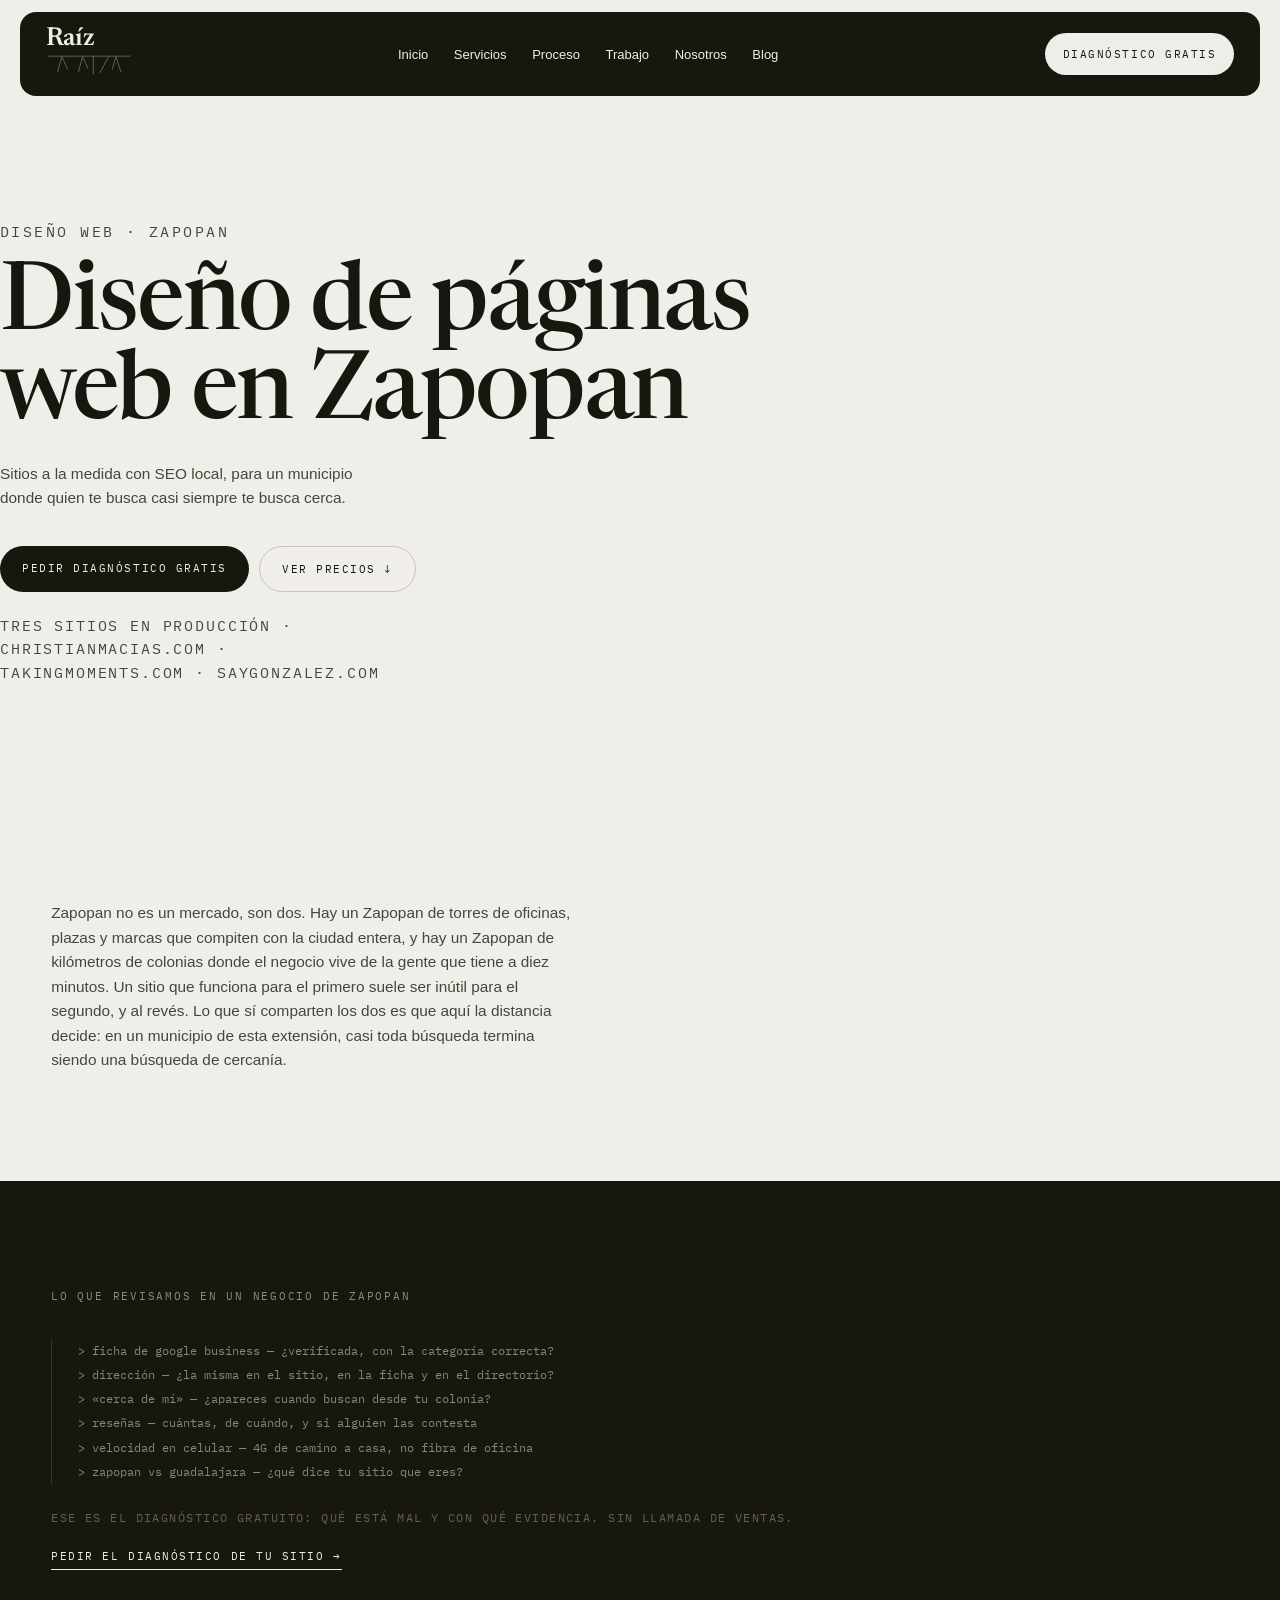
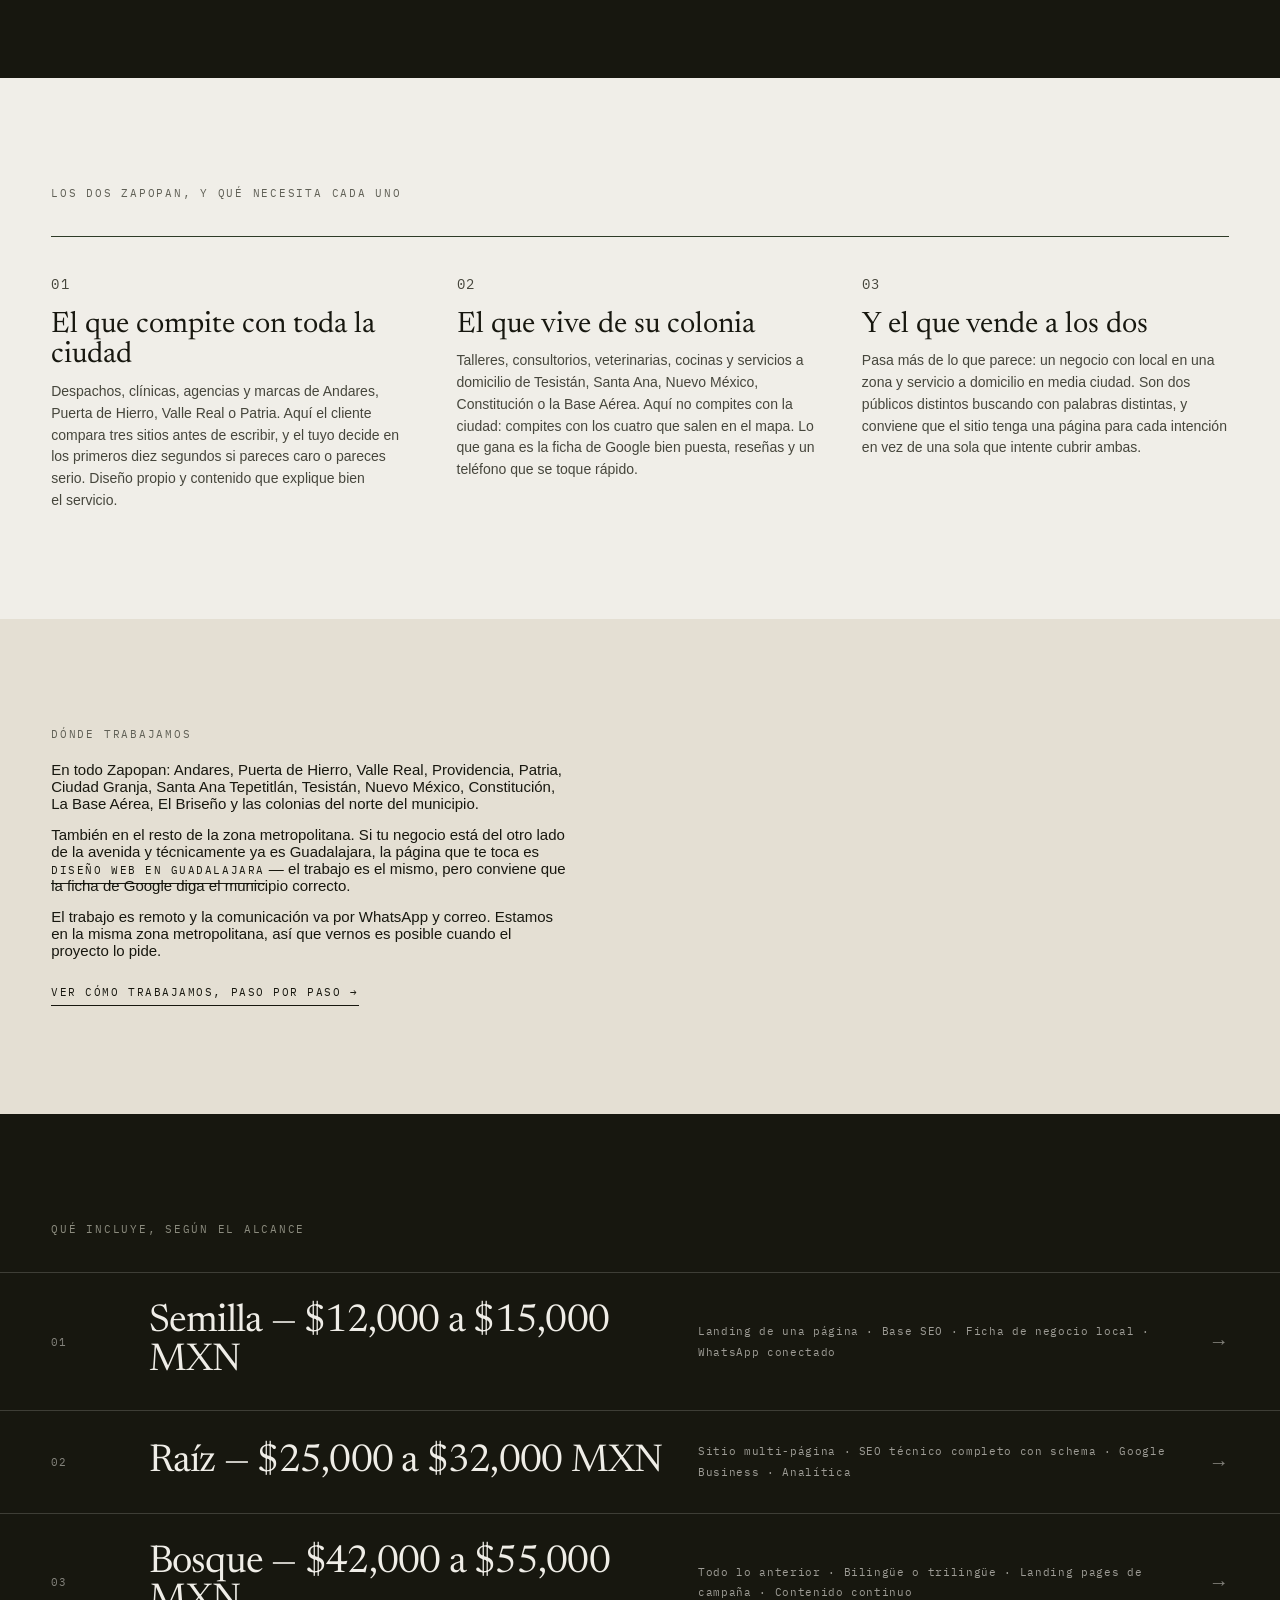
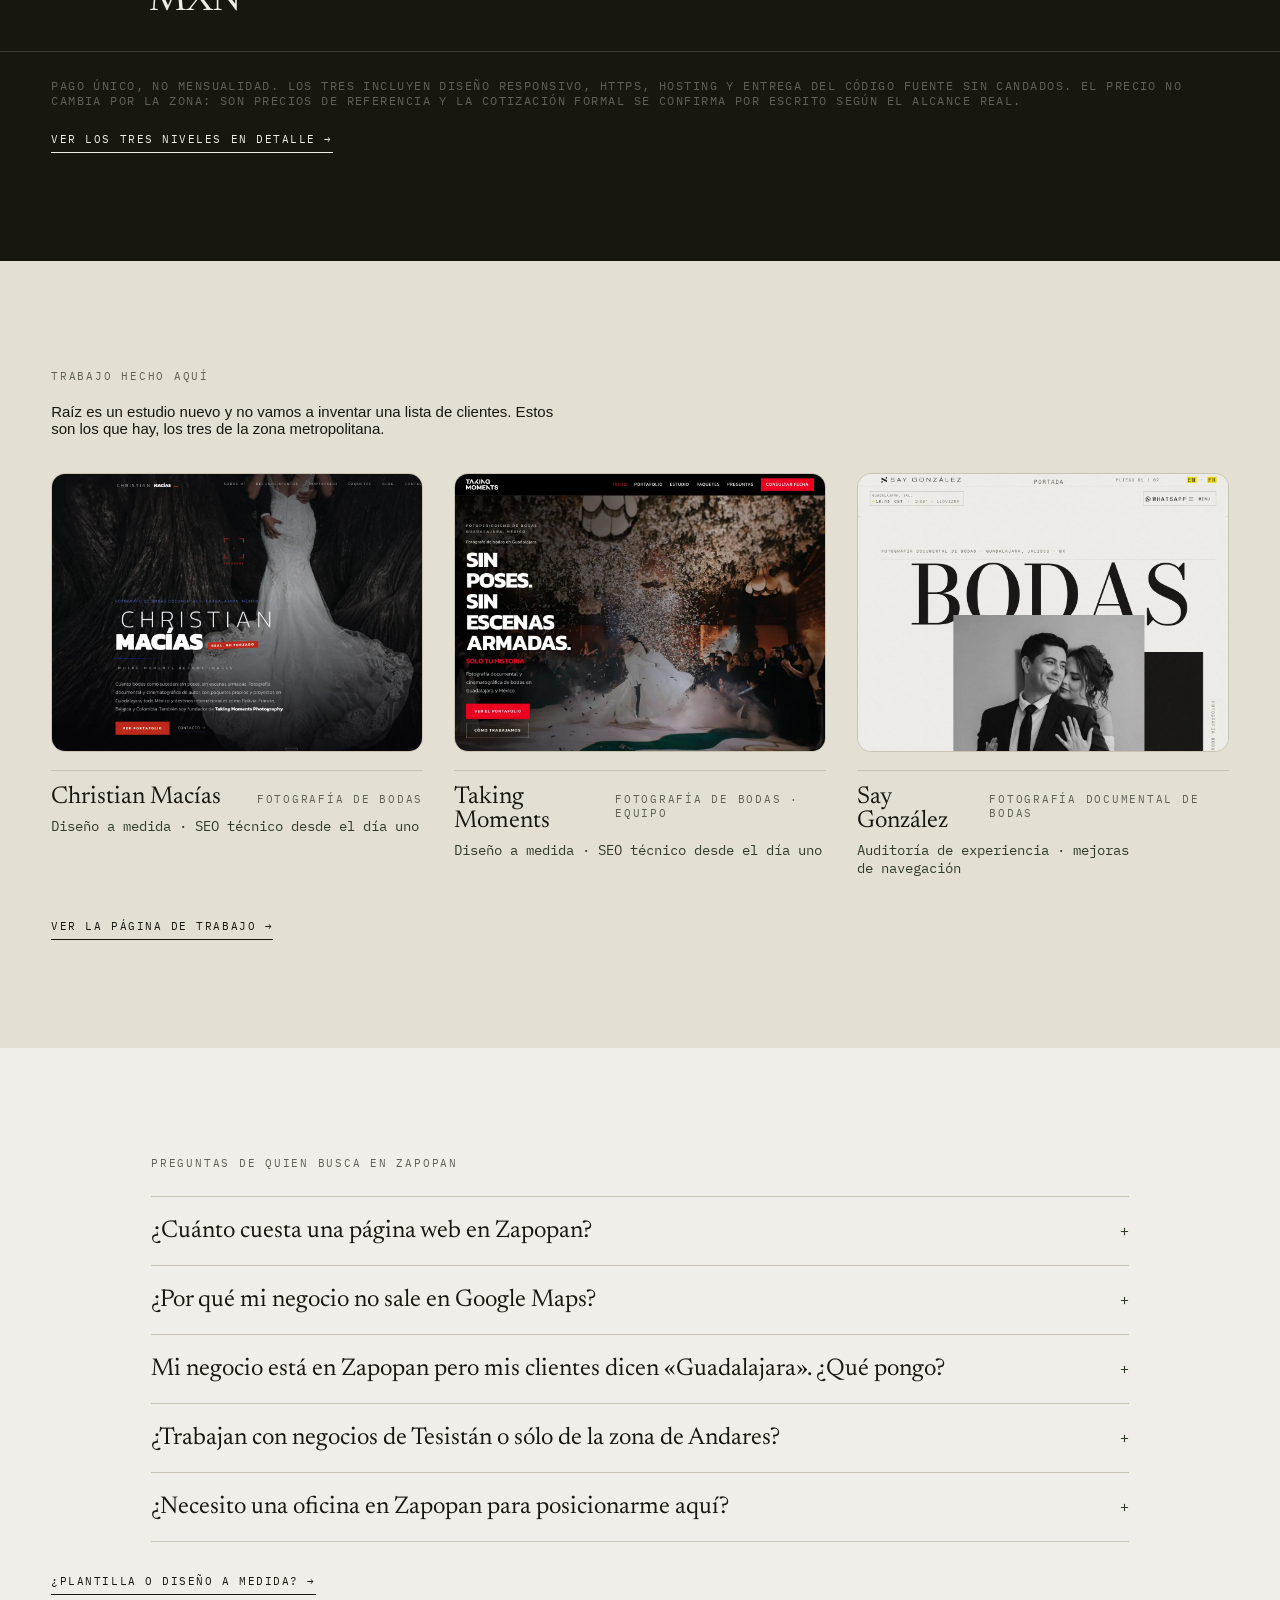
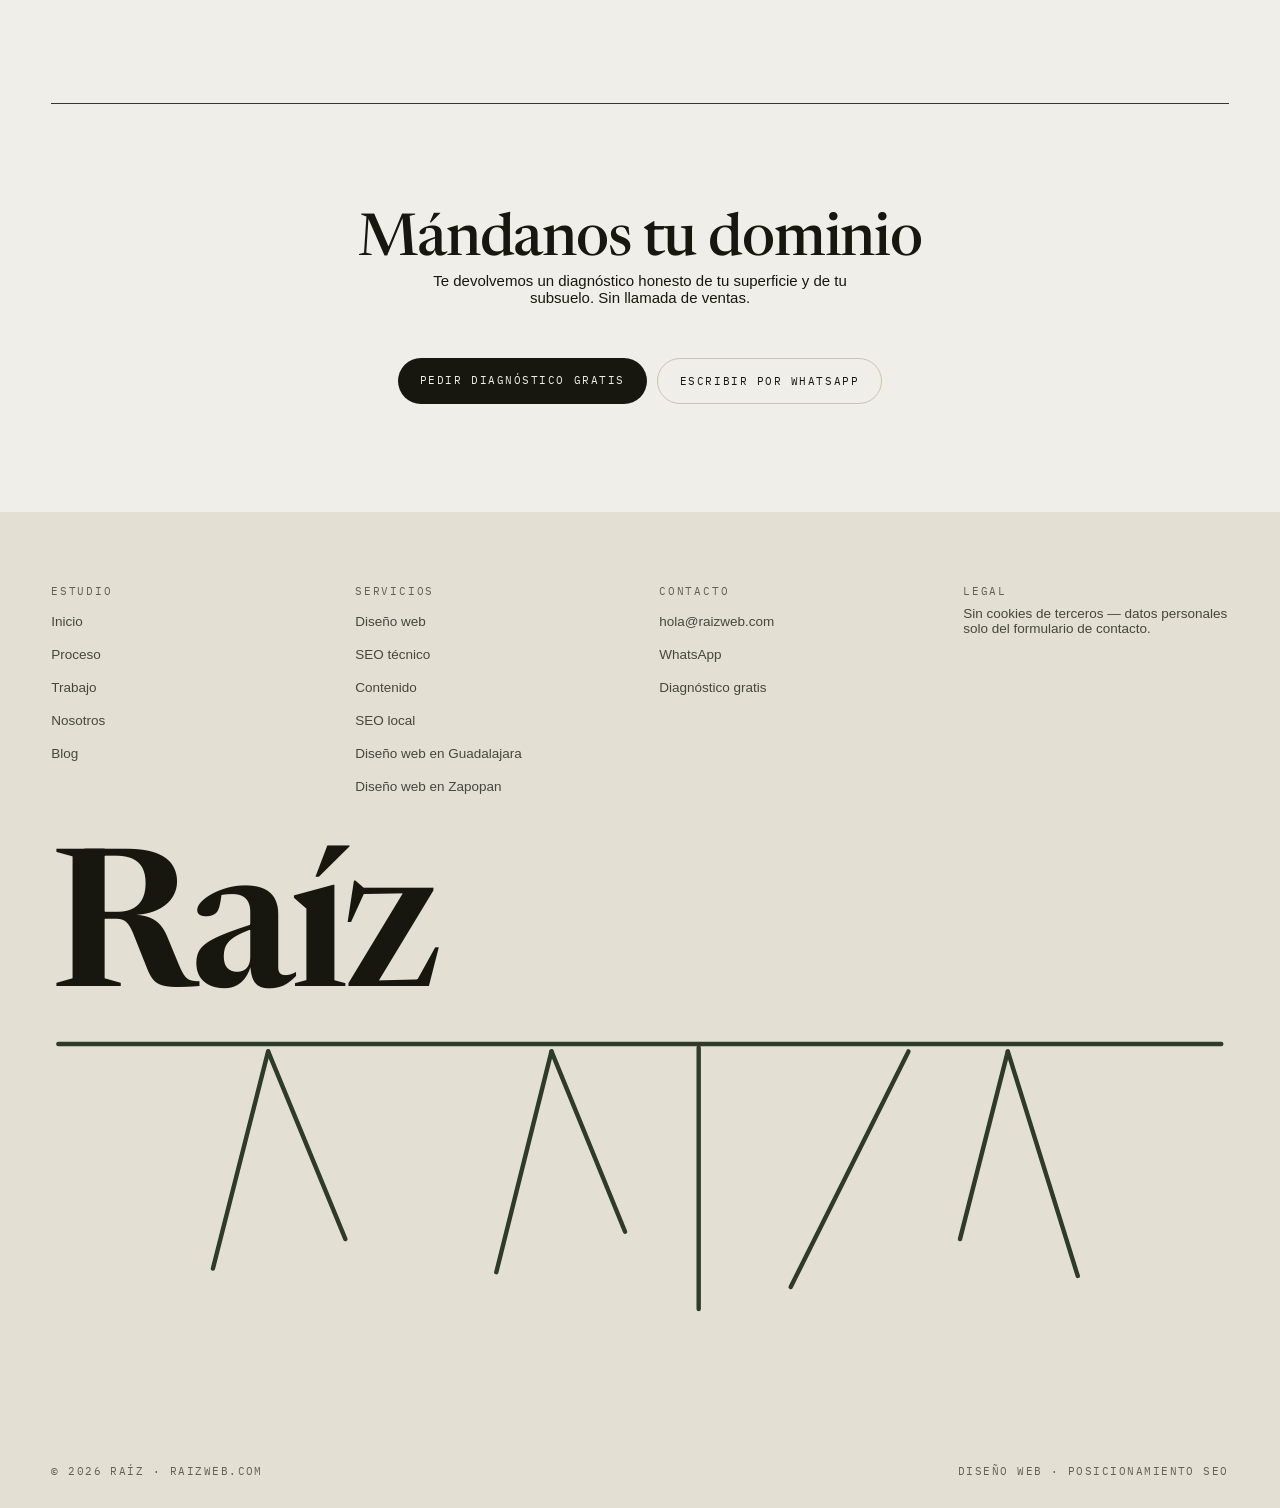
<file: diseno-web-zapopan.html>
<!doctype html>
<html lang="es-MX">
<head>
<meta charset="utf-8" />
<!-- Google tag (gtag.js) -->
<script async src="https://www.googletagmanager.com/gtag/js?id=G-R4C24F13Y9"></script>
<script>
  window.dataLayer = window.dataLayer || [];
  function gtag(){dataLayer.push(arguments);}
  gtag('js', new Date());
  gtag('config', 'G-R4C24F13Y9');
</script>
<meta name="viewport" content="width=device-width, initial-scale=1" />
<title>Diseño de Páginas Web en Zapopan — Precios y SEO Local | Raíz</title>
<meta name="description" content="Diseño de páginas web y SEO local para negocios de Zapopan: Andares, Valle Real, Tesistán, Ciudad Granja y Santa Ana Tepetitlán. Sitios a la medida desde $12,000 MXN. Diagnóstico gratis." />
<link rel="canonical" href="https://raizweb.com/diseno-web-zapopan" />
<meta name="theme-color" content="#17170F" />
<link rel="icon" href="/assets/icons/favicon.svg" type="image/svg+xml" />
<link rel="manifest" href="/site.webmanifest" />

<meta property="og:type" content="website" />
<meta property="og:site_name" content="Raíz" />
<meta property="og:title" content="Diseño web en Zapopan — Raíz" />
<meta property="og:description" content="Sitios a la medida con SEO local para negocios de Zapopan, de Andares a Tesistán." />
<meta property="og:url" content="https://raizweb.com/diseno-web-zapopan" />
<meta property="og:locale" content="es_MX" />
<meta property="og:image" content="https://raizweb.com/assets/img/og/og-trabajos.jpg" />
<meta property="og:image:width" content="1200" />
<meta property="og:image:height" content="630" />
<meta name="twitter:card" content="summary_large_image" />
<meta name="twitter:image" content="https://raizweb.com/assets/img/og/og-trabajos.jpg" />

<link rel="preconnect" href="https://fonts.googleapis.com" />
<link rel="preconnect" href="https://fonts.gstatic.com" crossorigin />
<link href="https://fonts.googleapis.com/css2?family=Newsreader:ital,opsz,wght@0,6..72,400;0,6..72,500;0,6..72,600;1,6..72,400&family=IBM+Plex+Mono:wght@400;500&display=swap" rel="stylesheet" />
<link rel="stylesheet" href="css/raiz.css?v=4" />

<script type="application/ld+json">
{
  "@context": "https://schema.org",
  "@type": "BreadcrumbList",
  "itemListElement": [
    { "@type": "ListItem", "position": 1, "name": "Inicio", "item": "https://raizweb.com/" },
    { "@type": "ListItem", "position": 2, "name": "Diseño web en Zapopan", "item": "https://raizweb.com/diseno-web-zapopan" }
  ]
}
</script>
<script type="application/ld+json">
{
  "@context": "https://schema.org",
  "@type": "Service",
  "name": "Diseño web y SEO local en Zapopan",
  "serviceType": "Diseño web y posicionamiento SEO local",
  "url": "https://raizweb.com/diseno-web-zapopan",
  "provider": {
    "@type": "ProfessionalService",
    "name": "Raíz",
    "url": "https://raizweb.com/",
    "email": "hola@raizweb.com"
  },
  "areaServed": {
    "@type": "City",
    "name": "Zapopan",
    "containedInPlace": { "@type": "State", "name": "Jalisco" }
  },
  "offers": {
    "@type": "AggregateOffer",
    "priceCurrency": "MXN",
    "lowPrice": "12000",
    "highPrice": "55000",
    "offerCount": "3"
  }
}
</script>
<script type="application/ld+json">
{
  "@context": "https://schema.org",
  "@type": "FAQPage",
  "mainEntity": [
    {
      "@type": "Question",
      "name": "¿Cuánto cuesta una página web en Zapopan?",
      "acceptedAnswer": { "@type": "Answer", "text": "Entre $12,000 y $55,000 MXN de pago único, según el alcance. Una landing de una página con base SEO va de $12,000 a $15,000; un sitio multi-página con SEO técnico completo, de $25,000 a $32,000. El precio no cambia por la zona de Zapopan en la que estés." }
    },
    {
      "@type": "Question",
      "name": "¿Por qué mi negocio de Zapopan no sale en Google Maps?",
      "acceptedAnswer": { "@type": "Answer", "text": "Casi siempre es la ficha de Google Business: no existe, está sin verificar, tiene la categoría equivocada o la dirección no coincide con la que aparece en el sitio. En un municipio tan extenso como Zapopan, las búsquedas se resuelven mucho por cercanía, así que una ficha mal puesta te saca de resultados donde deberías salir." }
    },
    {
      "@type": "Question",
      "name": "Mi negocio está en Zapopan pero mis clientes dicen Guadalajara. ¿Qué pongo en el sitio?",
      "acceptedAnswer": { "@type": "Answer", "text": "Los dos, en su sitio. La dirección y la ficha de Google llevan Zapopan, que es lo que verifica Google. En los textos se puede hablar de la zona metropolitana de Guadalajara, porque así es como busca la gente. Forzar Guadalajara en la dirección cuando el negocio está en Zapopan es contraproducente: Google compara los datos y la incoherencia resta." }
    },
    {
      "@type": "Question",
      "name": "¿Trabajan con negocios de Tesistán o solo de la zona de Andares?",
      "acceptedAnswer": { "@type": "Answer", "text": "De todo Zapopan. El nivel de entrada existe precisamente para negocios que no necesitan un sitio grande: una página, bien hecha, con la ficha de Google conectada y WhatsApp a un toque." }
    },
    {
      "@type": "Question",
      "name": "¿Necesito oficina en Zapopan para posicionarme ahí?",
      "acceptedAnswer": { "@type": "Answer", "text": "Necesitas una dirección real y verificable en el municipio, que puede ser tu domicilio si atiendes desde ahí. Google permite ocultar la dirección y mostrar sólo el área de servicio. Lo que no funciona es inventar una dirección o rentar un buzón: Google verifica y cuando lo detecta, la penalización alcanza a toda la ficha." }
    }
  ]
}
</script>
</head>
<body>

<a class="skip-link" href="#main">Saltar al contenido</a>

<header class="encabezado">
  <div class="encabezado__barra">
    <a class="marca" href="/" aria-label="Raíz, inicio">
      <span class="marca__texto">Raíz</span>
      <svg class="marca__raices" viewBox="0 0 640 210" fill="none" stroke="currentColor" stroke-width="7" stroke-linecap="round" aria-hidden="true">
        <path d="M14 16 H626" />
        <path d="M118 20 L88 128" /><path d="M118 20 L160 112" />
        <path d="M272 20 L242 130" /><path d="M272 20 L312 108" />
        <path d="M352 18 L352 150" />
        <path d="M466 20 L402 138" />
        <path d="M520 20 L494 112" /><path d="M520 20 L558 132" />
      </svg>
    </a>
    <nav class="nav">
      <a href="/">Inicio</a>
      <a href="/servicios">Servicios</a>
      <a href="/proceso">Proceso</a>
      <a href="/trabajos">Trabajo</a>
      <a href="/nosotros">Nosotros</a>
      <a href="/blog/">Blog</a>
    </nav>
    <a class="btn btn--claro" href="/contacto"><span class="btn__largo">Diagnóstico gratis</span><span class="btn__corto">Diagnóstico</span></a>
    <button class="menu-boton" type="button" data-menu-boton aria-expanded="false" aria-controls="menu-movil" aria-label="Abrir menú">
      <span></span><span></span>
    </button>
  </div>
</header>

<div class="menu-movil" id="menu-movil" data-menu-movil>
  <nav>
    <a href="/">Inicio</a>
    <a href="/servicios">Servicios</a>
    <a href="/proceso">Proceso</a>
    <a href="/trabajos">Trabajo</a>
    <a href="/nosotros">Nosotros</a>
    <a href="/blog/">Blog</a>
  </nav>
  <a class="btn btn--claro menu-movil__cta" href="/contacto">Diagnóstico gratis</a>
  <svg class="menu-movil__raices" viewBox="0 0 640 210" fill="none" stroke="currentColor" stroke-width="2.4" stroke-linecap="round" preserveAspectRatio="none" aria-hidden="true">
    <path d="M4 6 H636" />
    <path d="M118 10 L88 128" /><path d="M118 10 L160 112" />
    <path d="M272 10 L242 130" /><path d="M272 10 L312 108" />
    <path d="M352 8 L352 150" />
    <path d="M466 10 L402 138" />
    <path d="M520 10 L494 112" /><path d="M520 10 L558 132" />
  </svg>
</div>

<main id="main">
  <section class="pagina-hero contenedor">
    <p class="mono pagina-hero__eyebrow">Diseño web · Zapopan</p>
    <h1>Diseño de páginas web en Zapopan</h1>
    <p>Sitios a la medida con SEO local, para un municipio donde quien te busca casi siempre te busca cerca.</p>
    <div class="hero__acciones" style="margin-top: clamp(26px, 4vh, 40px)">
      <a class="btn btn--solido" href="/contacto">Pedir diagnóstico gratis</a>
      <a class="btn btn--linea" href="#niveles">Ver precios ↓</a>
    </div>
    <p class="nota" style="margin-top: 22px">Tres sitios en producción · christianmacias.com · takingmoments.com · saygonzalez.com</p>
  </section>

  <section class="seccion">
    <div class="contenedor">
      <p class="intro-larga reveal">Zapopan no es un mercado, son dos. Hay un Zapopan de torres de oficinas, plazas y marcas que compiten con la ciudad entera, y hay un Zapopan de kilómetros de colonias donde el negocio vive de la gente que tiene a diez minutos. Un sitio que funciona para el primero suele ser inútil para el segundo, y al revés. Lo que sí comparten los dos es que aquí la distancia decide: en un municipio de esta extensión, casi toda búsqueda termina siendo una búsqueda de cercanía.</p>
    </div>
  </section>

  <section class="seccion seccion--ink">
    <div class="contenedor">
      <h2 class="mono mono--ink" style="margin-bottom: clamp(24px, 4vh, 40px)">Lo que revisamos en un negocio de Zapopan</h2>
      <div class="terminal">
        <div>&gt; ficha de google business — ¿verificada, con la categoría correcta?</div>
        <div>&gt; dirección — ¿la misma en el sitio, en la ficha y en el directorio?</div>
        <div>&gt; «cerca de mí» — ¿apareces cuando buscan desde tu colonia?</div>
        <div>&gt; reseñas — cuántas, de cuándo, y si alguien las contesta</div>
        <div>&gt; velocidad en celular — 4G de camino a casa, no fibra de oficina</div>
        <div>&gt; zapopan vs guadalajara — ¿qué dice tu sitio que eres?</div>
      </div>
      <p class="nota" style="margin-top: 26px">Ese es el diagnóstico gratuito: qué está mal y con qué evidencia. Sin llamada de ventas.</p>
      <a class="enlace-subrayado" href="/contacto" style="display: inline-block; margin-top: 18px; border-bottom-color: var(--crema)">Pedir el diagnóstico de tu sitio →</a>
    </div>
  </section>

  <section class="seccion">
    <div class="contenedor">
      <h2 class="mono" style="margin-bottom: clamp(24px, 4vh, 40px)">Los dos Zapopan, y qué necesita cada uno</h2>
      <div class="valores">
        <div class="valor reveal">
          <p class="valor__num">01</p>
          <h3>El que compite con toda la ciudad</h3>
          <p>Despachos, clínicas, agencias y marcas de Andares, Puerta de Hierro, Valle Real o Patria. Aquí el cliente compara tres sitios antes de escribir, y el tuyo decide en los primeros diez segundos si pareces caro o pareces serio. Diseño propio y contenido que explique bien el servicio.</p>
        </div>
        <div class="valor reveal">
          <p class="valor__num">02</p>
          <h3>El que vive de su colonia</h3>
          <p>Talleres, consultorios, veterinarias, cocinas y servicios a domicilio de Tesistán, Santa Ana, Nuevo México, Constitución o la Base Aérea. Aquí no compites con la ciudad: compites con los cuatro que salen en el mapa. Lo que gana es la ficha de Google bien puesta, reseñas y un teléfono que se toque rápido.</p>
        </div>
        <div class="valor reveal">
          <p class="valor__num">03</p>
          <h3>Y el que vende a los dos</h3>
          <p>Pasa más de lo que parece: un negocio con local en una zona y servicio a domicilio en media ciudad. Son dos públicos distintos buscando con palabras distintas, y conviene que el sitio tenga una página para cada intención en vez de una sola que intente cubrir ambas.</p>
        </div>
      </div>
    </div>
  </section>

  <section class="seccion seccion--arena">
    <div class="contenedor">
      <h2 class="mono" style="margin-bottom: 20px">Dónde trabajamos</h2>
      <p style="max-width: 62ch; margin-top: 14px">En todo Zapopan: Andares, Puerta de Hierro, Valle Real, Providencia, Patria, Ciudad Granja, Santa Ana Tepetitlán, Tesistán, Nuevo México, Constitución, La Base Aérea, El Briseño y las colonias del norte del municipio.</p>
      <p style="max-width: 62ch; margin-top: 14px">También en el resto de la zona metropolitana. Si tu negocio está del otro lado de la avenida y técnicamente ya es Guadalajara, la página que te toca es <a class="enlace-subrayado" href="/diseno-web-guadalajara">diseño web en Guadalajara</a> — el trabajo es el mismo, pero conviene que la ficha de Google diga el municipio correcto.</p>
      <p style="max-width: 62ch; margin-top: 14px">El trabajo es remoto y la comunicación va por WhatsApp y correo. Estamos en la misma zona metropolitana, así que vernos es posible cuando el proyecto lo pide.</p>
      <a class="enlace-subrayado" href="/proceso" style="display: inline-block; margin-top: 20px">Ver cómo trabajamos, paso por paso →</a>
    </div>
  </section>

  <section class="seccion seccion--ink" id="niveles">
    <div class="contenedor">
      <h2 class="mono mono--ink" style="margin-bottom: clamp(24px, 4vh, 40px)">Qué incluye, según el alcance</h2>
      <div class="servicios">
        <a class="servicio" href="/servicios">
          <span class="servicio__num">01</span>
          <h3 class="servicio__nombre">Semilla — $12,000 a $15,000 MXN</h3>
          <span class="servicio__detalle">Landing de una página · Base SEO · Ficha de negocio local · WhatsApp conectado</span>
          <span class="servicio__flecha" aria-hidden="true">→</span>
        </a>
        <a class="servicio" href="/servicios">
          <span class="servicio__num">02</span>
          <h3 class="servicio__nombre">Raíz — $25,000 a $32,000 MXN</h3>
          <span class="servicio__detalle">Sitio multi-página · SEO técnico completo con schema · Google Business · Analítica</span>
          <span class="servicio__flecha" aria-hidden="true">→</span>
        </a>
        <a class="servicio" href="/servicios">
          <span class="servicio__num">03</span>
          <h3 class="servicio__nombre">Bosque — $42,000 a $55,000 MXN</h3>
          <span class="servicio__detalle">Todo lo anterior · Bilingüe o trilingüe · Landing pages de campaña · Contenido continuo</span>
          <span class="servicio__flecha" aria-hidden="true">→</span>
        </a>
      </div>
      <p class="nota" style="margin-top: 26px">Pago único, no mensualidad. Los tres incluyen diseño responsivo, HTTPS, hosting y entrega del código fuente sin candados. El precio no cambia por la zona: son precios de referencia y la cotización formal se confirma por escrito según el alcance real.</p>
      <a class="enlace-subrayado" href="/servicios" style="display: inline-block; margin-top: 18px; border-bottom-color: var(--crema)">Ver los tres niveles en detalle →</a>
    </div>
  </section>

  <section class="seccion seccion--arena">
    <div class="contenedor">
      <h2 class="mono" style="margin-bottom: 20px">Trabajo hecho aquí</h2>
      <p style="max-width: 62ch; margin-top: 14px">Raíz es un estudio nuevo y no vamos a inventar una lista de clientes. Estos son los que hay, los tres de la zona metropolitana.</p>
      <div class="casos" style="margin-top: clamp(28px, 4vh, 48px)">
        <a class="caso reveal" href="https://www.christianmacias.com" target="_blank" rel="noopener noreferrer" aria-label="Christian Macías, fotografía de bodas (abre en una pestaña nueva)">
          <div class="caso__media">
            <picture>
              <source srcset="assets/img/paginas/caso-christianmacias.webp" type="image/webp">
              <img src="assets/img/paginas/caso-christianmacias.jpg" alt="Captura de la página de inicio de christianmacias.com" loading="lazy" width="1200" height="900">
            </picture>
          </div>
          <div class="caso__pie"><span class="caso__nombre">Christian Macías</span><span class="mono">Fotografía de bodas</span></div>
          <p class="caso__metrica">Diseño a medida · SEO técnico desde el día uno</p>
        </a>
        <a class="caso reveal" href="https://www.takingmoments.com" target="_blank" rel="noopener noreferrer" aria-label="Taking Moments, fotografía de bodas (abre en una pestaña nueva)">
          <div class="caso__media">
            <picture>
              <source srcset="assets/img/paginas/caso-takingmoments.webp" type="image/webp">
              <img src="assets/img/paginas/caso-takingmoments.jpg" alt="Captura de la página de inicio de takingmoments.com" loading="lazy" width="1200" height="900">
            </picture>
          </div>
          <div class="caso__pie"><span class="caso__nombre">Taking Moments</span><span class="mono">Fotografía de bodas · equipo</span></div>
          <p class="caso__metrica">Diseño a medida · SEO técnico desde el día uno</p>
        </a>
        <a class="caso reveal" href="https://www.saygonzalez.com" target="_blank" rel="noopener noreferrer" aria-label="Say González, fotografía documental de bodas (abre en una pestaña nueva)">
          <div class="caso__media">
            <picture>
              <source srcset="assets/img/paginas/caso-saygonzalez.webp" type="image/webp">
              <img src="assets/img/paginas/caso-saygonzalez.jpg" alt="Captura de la página de inicio de saygonzalez.com" loading="lazy" width="1200" height="900">
            </picture>
          </div>
          <div class="caso__pie"><span class="caso__nombre">Say González</span><span class="mono">Fotografía documental de bodas</span></div>
          <p class="caso__metrica">Auditoría de experiencia · mejoras de navegación</p>
        </a>
      </div>
      <a class="enlace-subrayado" href="/trabajos" style="display: inline-block; margin-top: clamp(24px, 4vh, 40px)">Ver la página de trabajo →</a>
    </div>
  </section>

  <section class="seccion">
    <div class="contenedor">
      <div class="faq">
        <h2 class="mono" style="margin-bottom: 26px">Preguntas de quien busca en Zapopan</h2>

        <details class="faq__item">
          <summary><span>¿Cuánto cuesta una página web en Zapopan?</span><span class="faq__signo">+</span></summary>
          <p>Entre $12,000 y $55,000 MXN de pago único, según el alcance. Una landing de una página con base SEO va de $12,000 a $15,000; un sitio multi-página con SEO técnico completo, de $25,000 a $32,000. El precio no cambia por la zona de Zapopan en la que estés — lo que cambia el precio es cuántas páginas necesitas y si hay que escribir contenido nuevo.</p>
        </details>

        <details class="faq__item">
          <summary><span>¿Por qué mi negocio no sale en Google Maps?</span><span class="faq__signo">+</span></summary>
          <p>Casi siempre es la ficha de Google Business: no existe, está sin verificar, tiene la categoría equivocada, o la dirección no coincide con la que aparece en tu sitio. En un municipio tan extenso como Zapopan las búsquedas se resuelven mucho por cercanía, así que una ficha mal puesta te deja fuera de resultados donde deberías aparecer, aunque tu sitio esté perfecto.</p>
        </details>

        <details class="faq__item">
          <summary><span>Mi negocio está en Zapopan pero mis clientes dicen «Guadalajara». ¿Qué pongo?</span><span class="faq__signo">+</span></summary>
          <p>Los dos, cada uno en su lugar. La dirección y la ficha de Google llevan Zapopan, que es el dato que Google verifica contra el mundo real. En los textos del sitio sí puedes hablar de la zona metropolitana de Guadalajara, porque es como busca la gente. Lo que no conviene es poner Guadalajara en la dirección cuando el negocio está en Zapopan: Google compara los datos entre tu sitio, tu ficha y los directorios, y la incoherencia resta.</p>
        </details>

        <details class="faq__item">
          <summary><span>¿Trabajan con negocios de Tesistán o sólo de la zona de Andares?</span><span class="faq__signo">+</span></summary>
          <p>De todo el municipio. El nivel de entrada existe precisamente para negocios que no necesitan un sitio grande: una página, bien hecha, con la ficha de Google conectada y el WhatsApp a un toque. Para muchos negocios de colonia eso es todo lo que hace falta, y decirlo nos ahorra tiempo a los dos.</p>
        </details>

        <details class="faq__item">
          <summary><span>¿Necesito una oficina en Zapopan para posicionarme aquí?</span><span class="faq__signo">+</span></summary>
          <p>Necesitas una dirección real y verificable en el municipio, que puede ser tu domicilio si atiendes desde ahí — Google permite ocultarla y mostrar sólo el área de servicio. Lo que no funciona es inventar una dirección o rentar un buzón: Google verifica por correo postal o por video, y cuando detecta el engaño la penalización alcanza a toda la ficha, no sólo a la dirección.</p>
        </details>

      </div>
      <a class="enlace-subrayado" href="/blog/plantilla-o-diseno-a-medida" style="display: inline-block; margin-top: 26px">¿Plantilla o diseño a medida? →</a>
    </div>
  </section>

  <section class="contenedor">
    <div class="cta-final reveal">
      <h2>Mándanos tu dominio</h2>
      <p style="max-width: 54ch; margin: 0 auto 22px">Te devolvemos un diagnóstico honesto de tu superficie y de tu subsuelo. Sin llamada de ventas.</p>
      <div class="hero__acciones" style="justify-content: center">
        <a class="btn btn--solido" href="/contacto">Pedir diagnóstico gratis</a>
        <a class="btn btn--linea" href="https://wa.me/523331425580?text=Hola%2C%20tengo%20un%20negocio%20en%20Zapopan%20y%20quiero%20el%20diagn%C3%B3stico%20de%20mi%20sitio." target="_blank" rel="noopener noreferrer" aria-label="Escribir por WhatsApp (abre en una pestaña nueva)">Escribir por WhatsApp</a>
      </div>
    </div>
  </section>
</main>

<footer class="pie">
  <div class="contenedor">
    <div class="pie__mapa">
      <div class="pie__col">
        <p class="mono">Estudio</p>
        <a href="/">Inicio</a><a href="/proceso">Proceso</a><a href="/trabajos">Trabajo</a><a href="/nosotros">Nosotros</a><a href="/blog/">Blog</a>
      </div>
      <div class="pie__col">
        <p class="mono">Servicios</p>
        <a href="/servicios">Diseño web</a><a href="/servicios">SEO técnico</a><a href="/servicios">Contenido</a><a href="/servicios">SEO local</a><a href="/diseno-web-guadalajara">Diseño web en Guadalajara</a><a href="/diseno-web-zapopan">Diseño web en Zapopan</a>
      </div>
      <div class="pie__col">
        <p class="mono">Contacto</p>
        <a href="mailto:hola@raizweb.com">hola@raizweb.com</a><a href="https://wa.me/523331425580" target="_blank" rel="noopener noreferrer" aria-label="WhatsApp (abre en una pestaña nueva)">WhatsApp</a><a href="/contacto">Diagnóstico gratis</a>
      </div>
      <div class="pie__col">
        <p class="mono">Legal</p>
        <p>Sin cookies de terceros — datos personales solo del formulario de contacto.</p>
      </div>
    </div>

    <div class="pie__firma">
      <p class="pie__wordmark">Raíz</p>
      <svg class="pie__raices" viewBox="0 0 640 210" fill="none" stroke="currentColor" stroke-width="2.4" stroke-linecap="round" preserveAspectRatio="none" aria-hidden="true">
        <path d="M4 6 H636" />
        <path d="M118 10 L88 128" /><path d="M118 10 L160 112" />
        <path d="M272 10 L242 130" /><path d="M272 10 L312 108" />
        <path d="M352 8 L352 150" />
        <path d="M466 10 L402 138" />
        <path d="M520 10 L494 112" /><path d="M520 10 L558 132" />
      </svg>
    </div>

    <div class="pie__legal">
      <span>© 2026 Raíz · raizweb.com</span>
      <span>Diseño web · Posicionamiento SEO</span>
    </div>
  </div>
</footer>

<script src="js/raiz.js?v=2"></script>
</body>
</html>
</file>
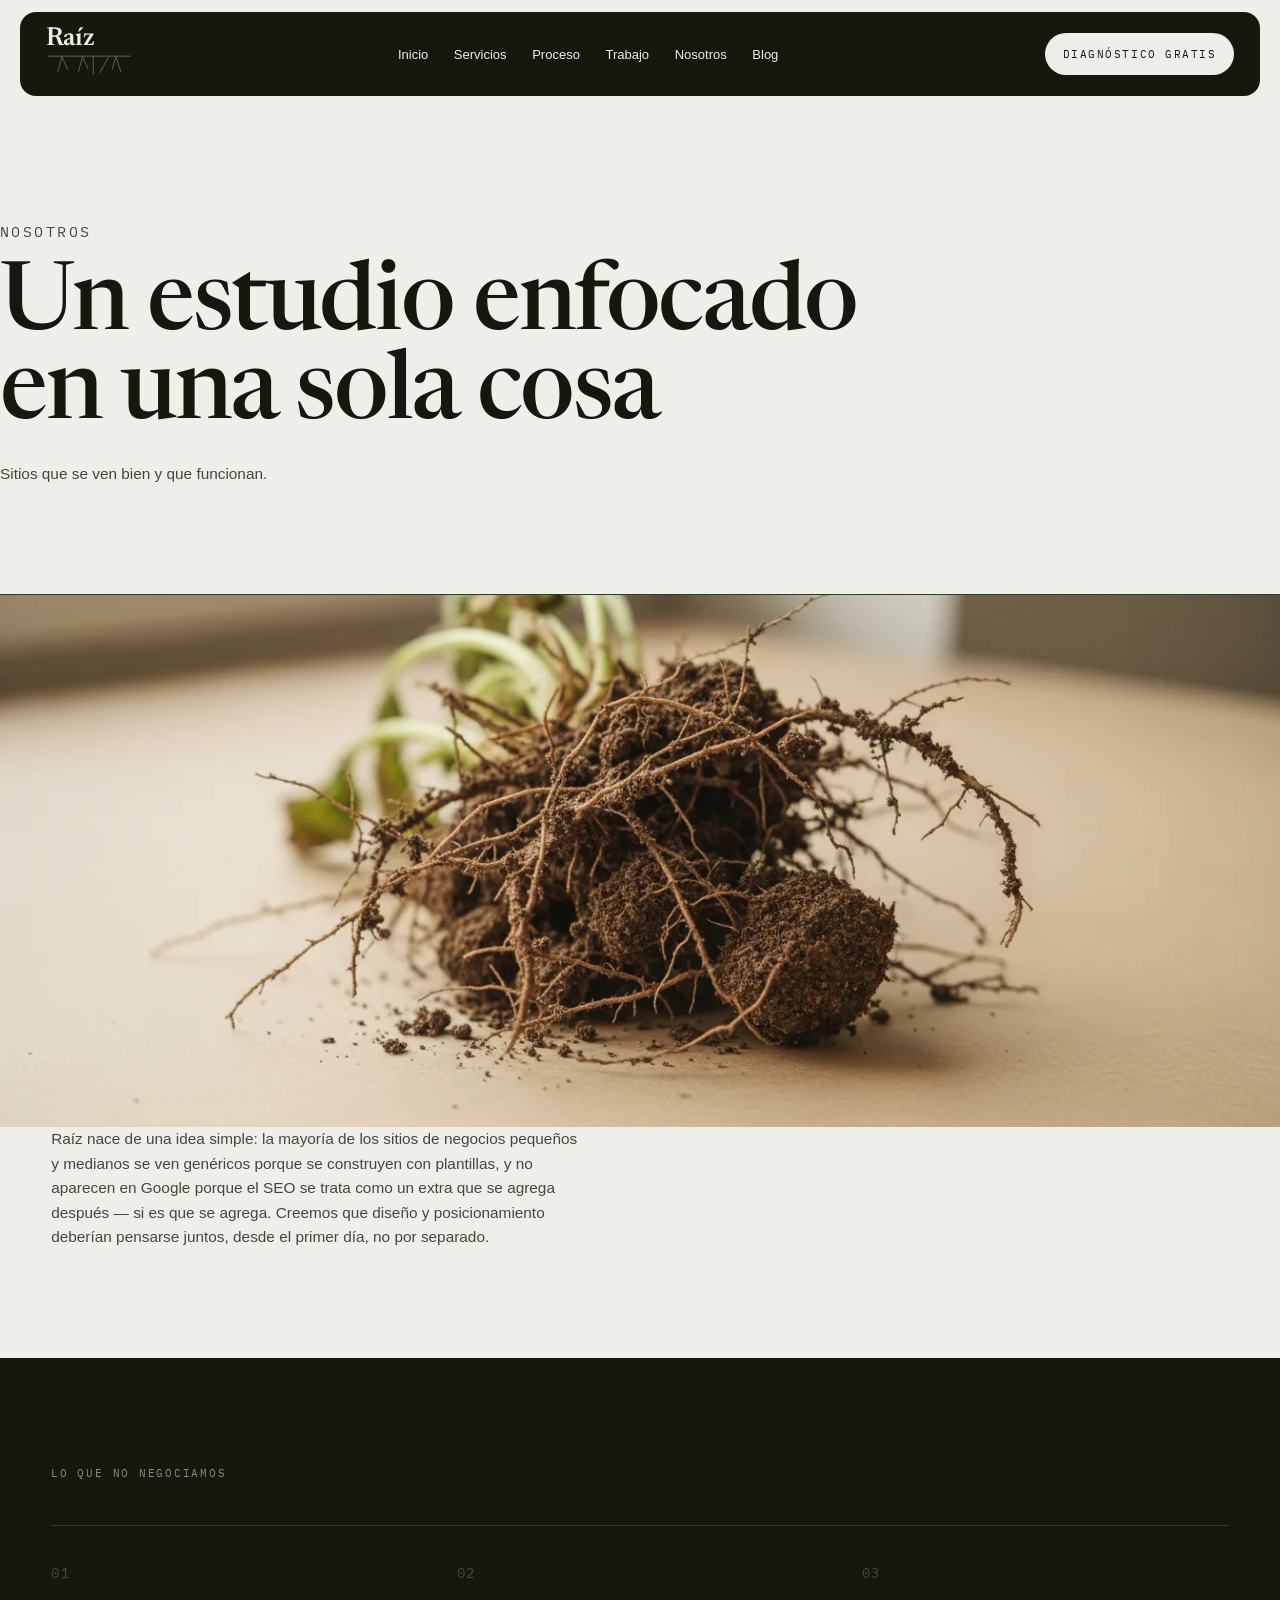
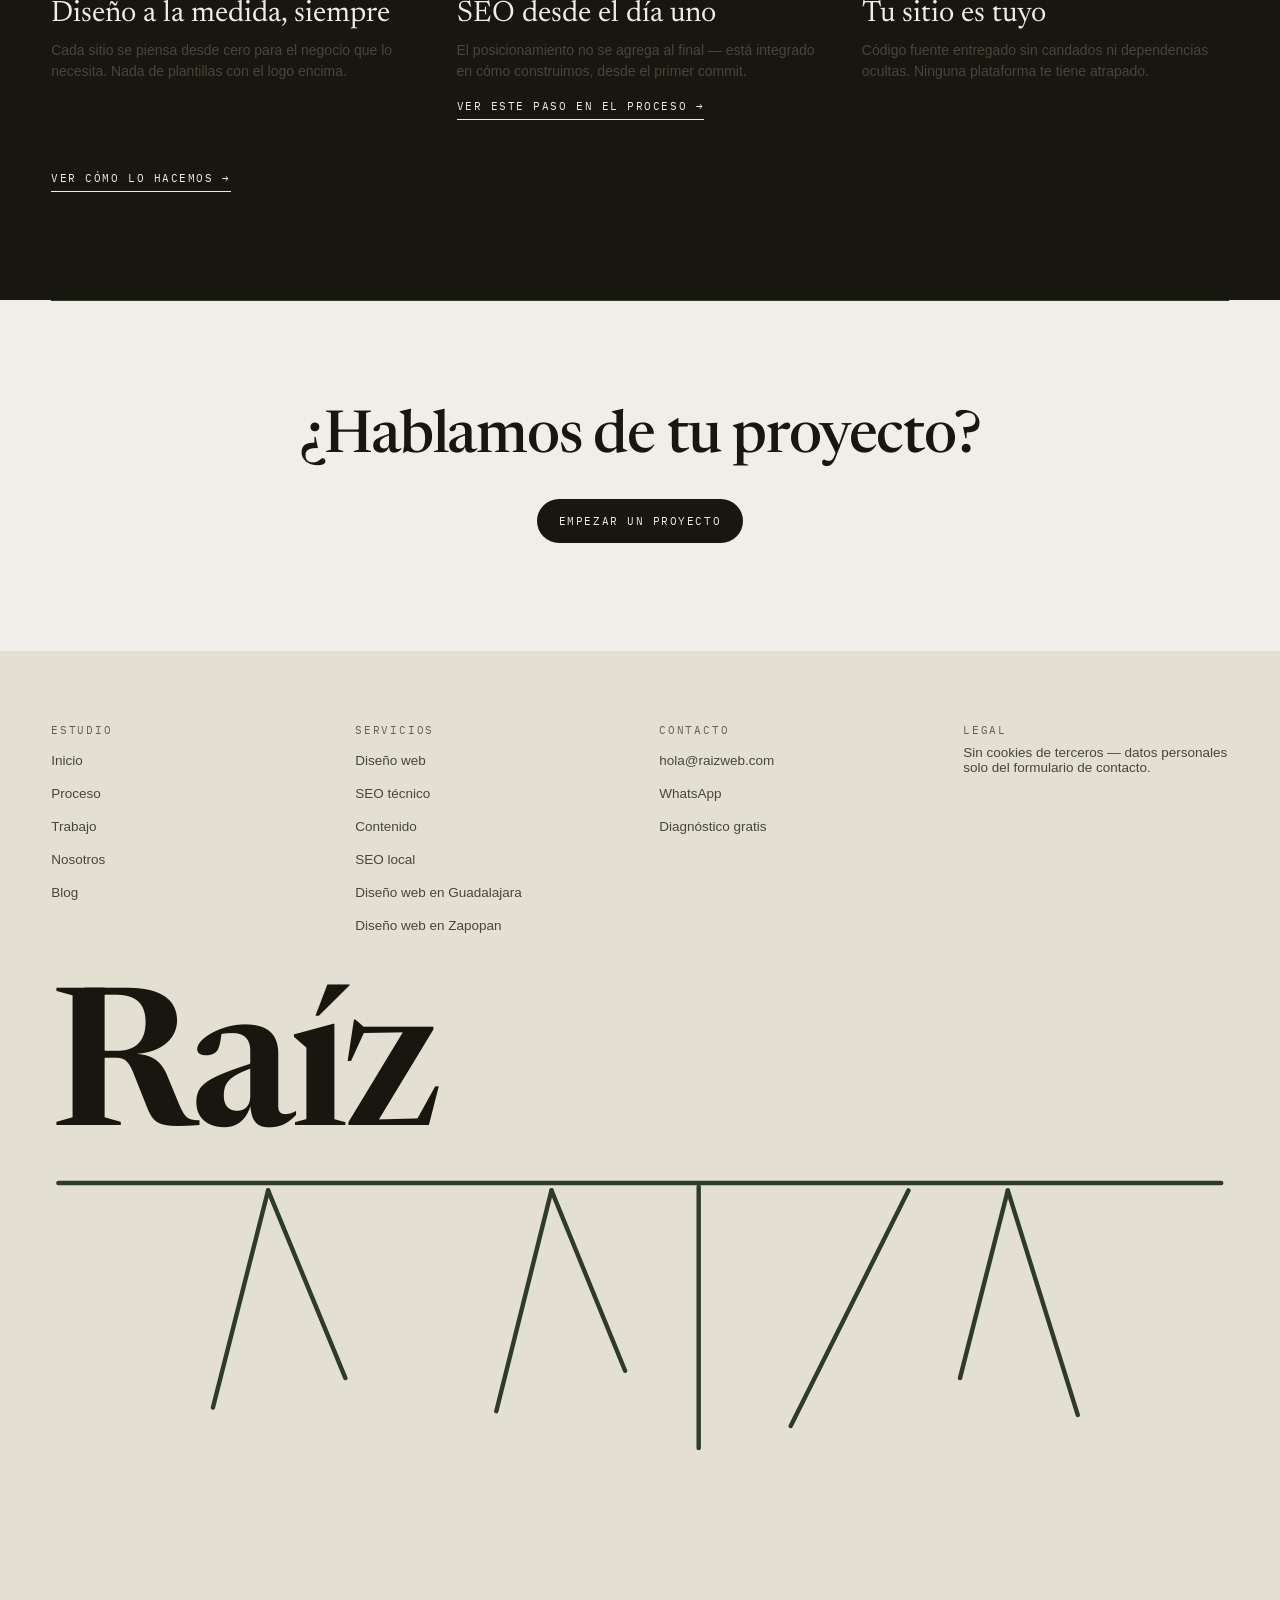
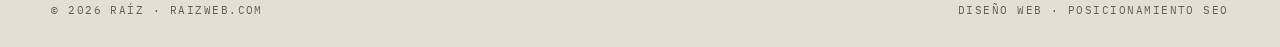
<file: nosotros.html>
<!doctype html>
<html lang="es-MX">
<head>
<meta charset="utf-8" />
<!-- Google tag (gtag.js) -->
<script async src="https://www.googletagmanager.com/gtag/js?id=G-R4C24F13Y9"></script>
<script>
  window.dataLayer = window.dataLayer || [];
  function gtag(){dataLayer.push(arguments);}
  gtag('js', new Date());
  gtag('config', 'G-R4C24F13Y9');
</script>
<meta name="viewport" content="width=device-width, initial-scale=1" />
<title>Quiénes Somos — Diseño Web y SEO | Raíz</title>
<meta name="description" content="Un estudio enfocado en una sola cosa: sitios web a la medida con SEO técnico integrado desde el primer commit, sin plantillas genéricas." />
<link rel="canonical" href="https://raizweb.com/nosotros" />
<meta name="theme-color" content="#17170F" />
<link rel="icon" href="/assets/icons/favicon.svg" type="image/svg+xml" />
<link rel="manifest" href="/site.webmanifest" />

<meta property="og:type" content="website" />
<meta property="og:site_name" content="Raíz" />
<meta property="og:title" content="Nosotros — Raíz" />
<meta property="og:description" content="Quiénes somos y por qué construimos sitios de esta manera." />
<meta property="og:url" content="https://raizweb.com/nosotros" />
<meta property="og:locale" content="es_MX" />
<meta property="og:image" content="https://raizweb.com/assets/img/og/og-nosotros.jpg" />
<meta property="og:image:width" content="1200" />
<meta property="og:image:height" content="630" />
<meta name="twitter:card" content="summary_large_image" />
<meta name="twitter:image" content="https://raizweb.com/assets/img/og/og-nosotros.jpg" />

<link rel="preconnect" href="https://fonts.googleapis.com" />
<link rel="preconnect" href="https://fonts.gstatic.com" crossorigin />
<link href="https://fonts.googleapis.com/css2?family=Newsreader:ital,opsz,wght@0,6..72,400;0,6..72,500;0,6..72,600;1,6..72,400&family=IBM+Plex+Mono:wght@400;500&display=swap" rel="stylesheet" />
<link rel="stylesheet" href="css/raiz.css?v=4" />

<script type="application/ld+json">
{
  "@context": "https://schema.org",
  "@type": "BreadcrumbList",
  "itemListElement": [
    { "@type": "ListItem", "position": 1, "name": "Inicio", "item": "https://raizweb.com/" },
    { "@type": "ListItem", "position": 2, "name": "Nosotros", "item": "https://raizweb.com/nosotros" }
  ]
}
</script>
<script type="application/ld+json">
{
  "@context": "https://schema.org",
  "@type": "AboutPage",
  "name": "Nosotros — Raíz",
  "url": "https://raizweb.com/nosotros"
}
</script>
</head>
<body>

<a class="skip-link" href="#main">Saltar al contenido</a>

<header class="encabezado">
  <div class="encabezado__barra">
    <a class="marca" href="/" aria-label="Raíz, inicio">
      <span class="marca__texto">Raíz</span>
      <svg class="marca__raices" viewBox="0 0 640 210" fill="none" stroke="currentColor" stroke-width="7" stroke-linecap="round" aria-hidden="true">
        <path d="M14 16 H626" />
        <path d="M118 20 L88 128" /><path d="M118 20 L160 112" />
        <path d="M272 20 L242 130" /><path d="M272 20 L312 108" />
        <path d="M352 18 L352 150" />
        <path d="M466 20 L402 138" />
        <path d="M520 20 L494 112" /><path d="M520 20 L558 132" />
      </svg>
    </a>
    <nav class="nav">
      <a href="/">Inicio</a>
      <a href="/servicios">Servicios</a>
      <a href="/proceso">Proceso</a>
      <a href="/trabajos">Trabajo</a>
      <a href="/nosotros">Nosotros</a>
      <a href="/blog/">Blog</a>
    </nav>
    <a class="btn btn--claro" href="/contacto"><span class="btn__largo">Diagnóstico gratis</span><span class="btn__corto">Diagnóstico</span></a>
    <button class="menu-boton" type="button" data-menu-boton aria-expanded="false" aria-controls="menu-movil" aria-label="Abrir menú">
      <span></span><span></span>
    </button>
  </div>
</header>

<div class="menu-movil" id="menu-movil" data-menu-movil>
  <nav>
    <a href="/">Inicio</a>
    <a href="/servicios">Servicios</a>
    <a href="/proceso">Proceso</a>
    <a href="/trabajos">Trabajo</a>
    <a href="/nosotros">Nosotros</a>
    <a href="/blog/">Blog</a>
  </nav>
  <a class="btn btn--claro menu-movil__cta" href="/contacto">Diagnóstico gratis</a>
  <svg class="menu-movil__raices" viewBox="0 0 640 210" fill="none" stroke="currentColor" stroke-width="2.4" stroke-linecap="round" preserveAspectRatio="none" aria-hidden="true">
    <path d="M4 6 H636" />
    <path d="M118 10 L88 128" /><path d="M118 10 L160 112" />
    <path d="M272 10 L242 130" /><path d="M272 10 L312 108" />
    <path d="M352 8 L352 150" />
    <path d="M466 10 L402 138" />
    <path d="M520 10 L494 112" /><path d="M520 10 L558 132" />
  </svg>
</div>

<main id="main">
  <section class="pagina-hero contenedor">
    <p class="mono pagina-hero__eyebrow">Nosotros</p>
    <h1>Un estudio enfocado en una sola cosa</h1>
    <p>Sitios que se ven bien y que funcionan.</p>
  </section>

  <div class="pagina-imagen">
    <picture>
      <source srcset="assets/img/paginas/nosotros-raiz.webp" type="image/webp">
      <img src="assets/img/paginas/nosotros-raiz.jpg" alt="Raíces de una planta recién sacada de la tierra" loading="lazy" width="1344" height="560">
    </picture>
  </div>

  <section class="seccion" style="padding-top: 0">
    <div class="contenedor">
      <p class="intro-larga reveal">Raíz nace de una idea simple: la mayoría de los sitios de negocios pequeños y medianos se ven genéricos porque se construyen con plantillas, y no aparecen en Google porque el SEO se trata como un extra que se agrega después — si es que se agrega. Creemos que diseño y posicionamiento deberían pensarse juntos, desde el primer día, no por separado.</p>
    </div>
  </section>

  <section class="seccion seccion--ink">
    <div class="contenedor">
      <h2 class="mono mono--ink" style="margin-bottom: clamp(30px, 5vh, 56px)">Lo que no negociamos</h2>
      <div class="valores">
        <div class="valor reveal">
          <p class="valor__num">01</p>
          <h3>Diseño a la medida, siempre</h3>
          <p>Cada sitio se piensa desde cero para el negocio que lo necesita. Nada de plantillas con el logo encima.</p>
        </div>
        <div class="valor reveal">
          <p class="valor__num">02</p>
          <h3>SEO desde el día uno</h3>
          <p>El posicionamiento no se agrega al final — está integrado en cómo construimos, desde el primer commit.</p>
          <a class="enlace-subrayado" href="/proceso" style="display: inline-block; margin-top: 10px; border-bottom-color: var(--crema)">Ver este paso en el proceso →</a>
        </div>
        <div class="valor reveal">
          <p class="valor__num">03</p>
          <h3>Tu sitio es tuyo</h3>
          <p>Código fuente entregado sin candados ni dependencias ocultas. Ninguna plataforma te tiene atrapado.</p>
        </div>
      </div>
      <a class="enlace-subrayado" href="/proceso" style="display: inline-block; margin-top: clamp(30px, 5vh, 54px); border-bottom-color: var(--crema)">Ver cómo lo hacemos →</a>
    </div>
  </section>

  <section class="contenedor">
    <div class="cta-final reveal">
      <h2>¿Hablamos de tu proyecto?</h2>
      <a class="btn btn--solido" href="/contacto">Empezar un proyecto</a>
    </div>
  </section>
</main>

<footer class="pie">
  <div class="contenedor">
    <div class="pie__mapa">
      <div class="pie__col">
        <p class="mono">Estudio</p>
        <a href="/">Inicio</a><a href="/proceso">Proceso</a><a href="/trabajos">Trabajo</a><a href="/nosotros">Nosotros</a><a href="/blog/">Blog</a>
      </div>
      <div class="pie__col">
        <p class="mono">Servicios</p>
        <a href="/servicios">Diseño web</a><a href="/servicios">SEO técnico</a><a href="/servicios">Contenido</a><a href="/servicios">SEO local</a><a href="/diseno-web-guadalajara">Diseño web en Guadalajara</a><a href="/diseno-web-zapopan">Diseño web en Zapopan</a>
      </div>
      <div class="pie__col">
        <p class="mono">Contacto</p>
        <a href="mailto:hola@raizweb.com">hola@raizweb.com</a><a href="https://wa.me/523331425580" target="_blank" rel="noopener noreferrer" aria-label="WhatsApp (abre en una pestaña nueva)">WhatsApp</a><a href="/contacto">Diagnóstico gratis</a>
      </div>
      <div class="pie__col">
        <p class="mono">Legal</p>
        <p>Sin cookies de terceros — datos personales solo del formulario de contacto.</p>
      </div>
    </div>

    <div class="pie__firma">
      <p class="pie__wordmark">Raíz</p>
      <svg class="pie__raices" viewBox="0 0 640 210" fill="none" stroke="currentColor" stroke-width="2.4" stroke-linecap="round" preserveAspectRatio="none" aria-hidden="true">
        <path d="M4 6 H636" />
        <path d="M118 10 L88 128" /><path d="M118 10 L160 112" />
        <path d="M272 10 L242 130" /><path d="M272 10 L312 108" />
        <path d="M352 8 L352 150" />
        <path d="M466 10 L402 138" />
        <path d="M520 10 L494 112" /><path d="M520 10 L558 132" />
      </svg>
    </div>

    <div class="pie__legal">
      <span>© 2026 Raíz · raizweb.com</span>
      <span>Diseño web · Posicionamiento SEO</span>
    </div>
  </div>
</footer>

<script src="js/raiz.js?v=2"></script>
</body>
</html>
</file>
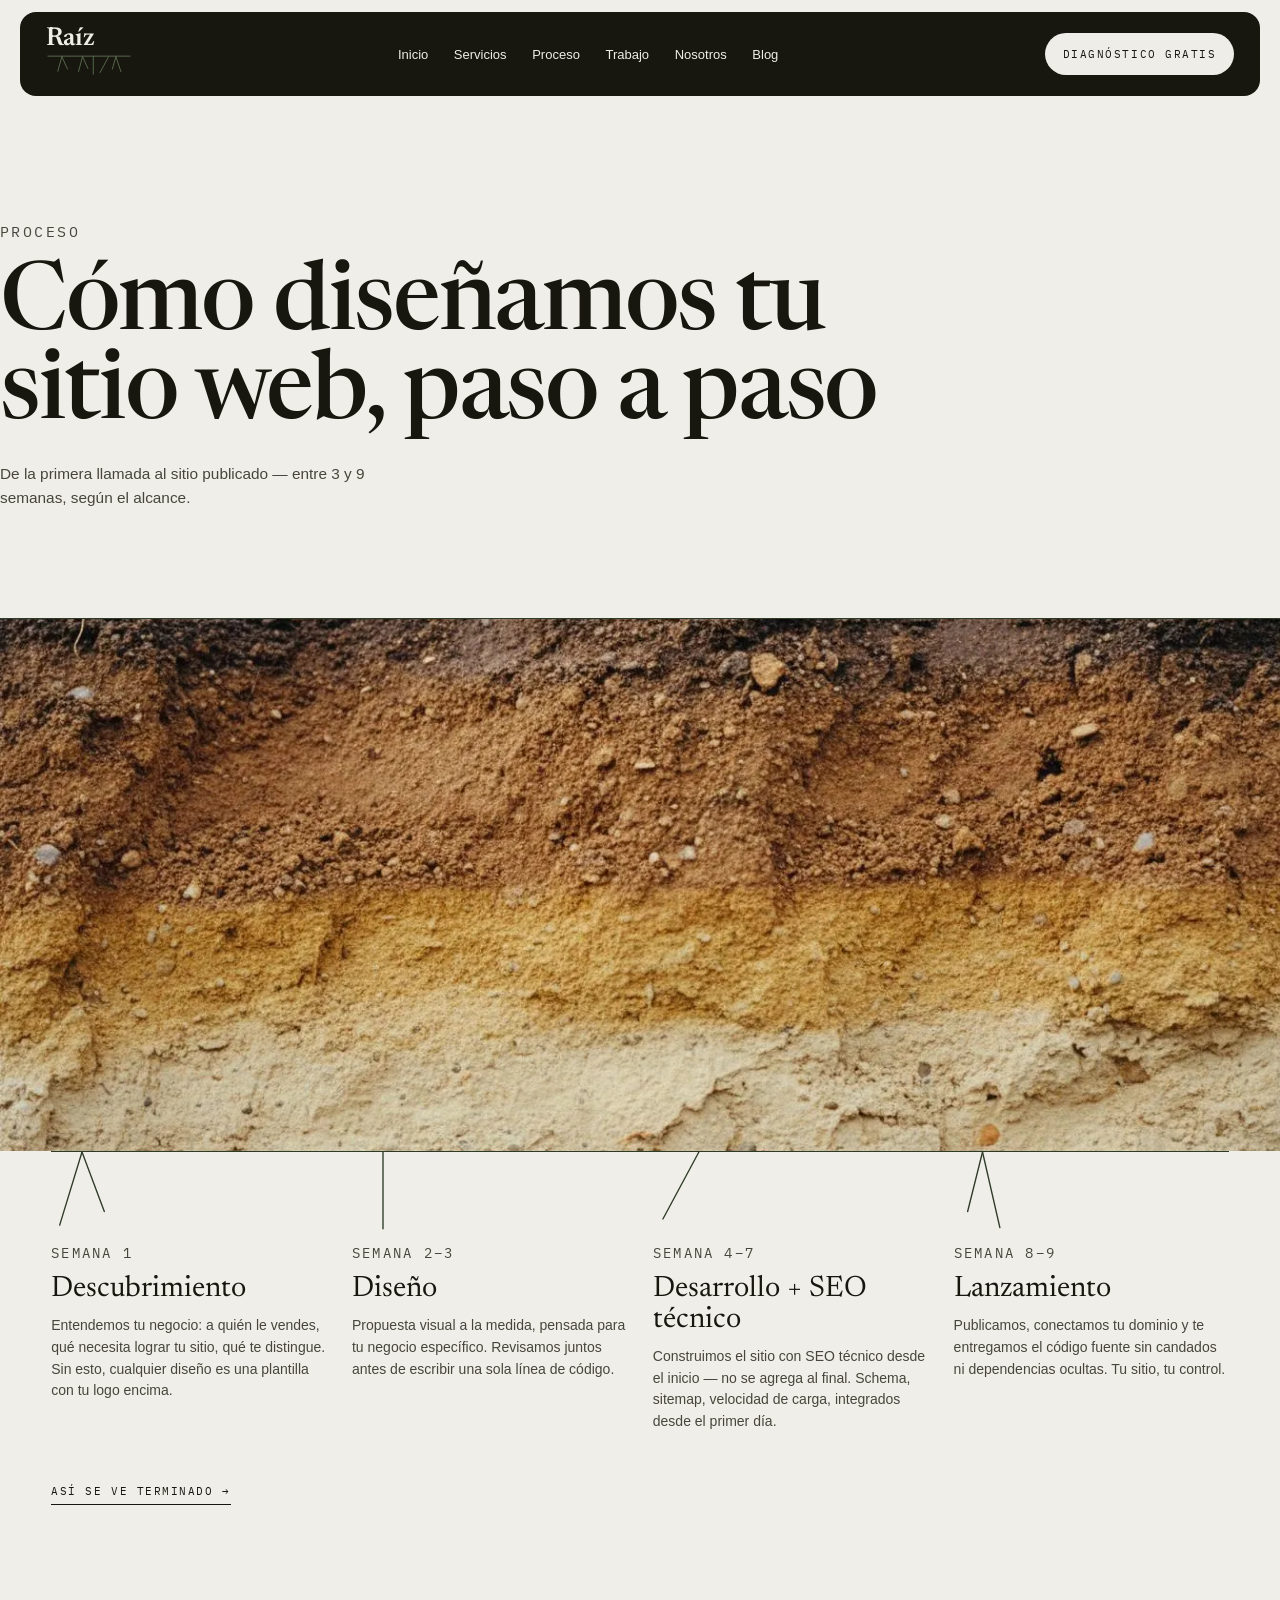
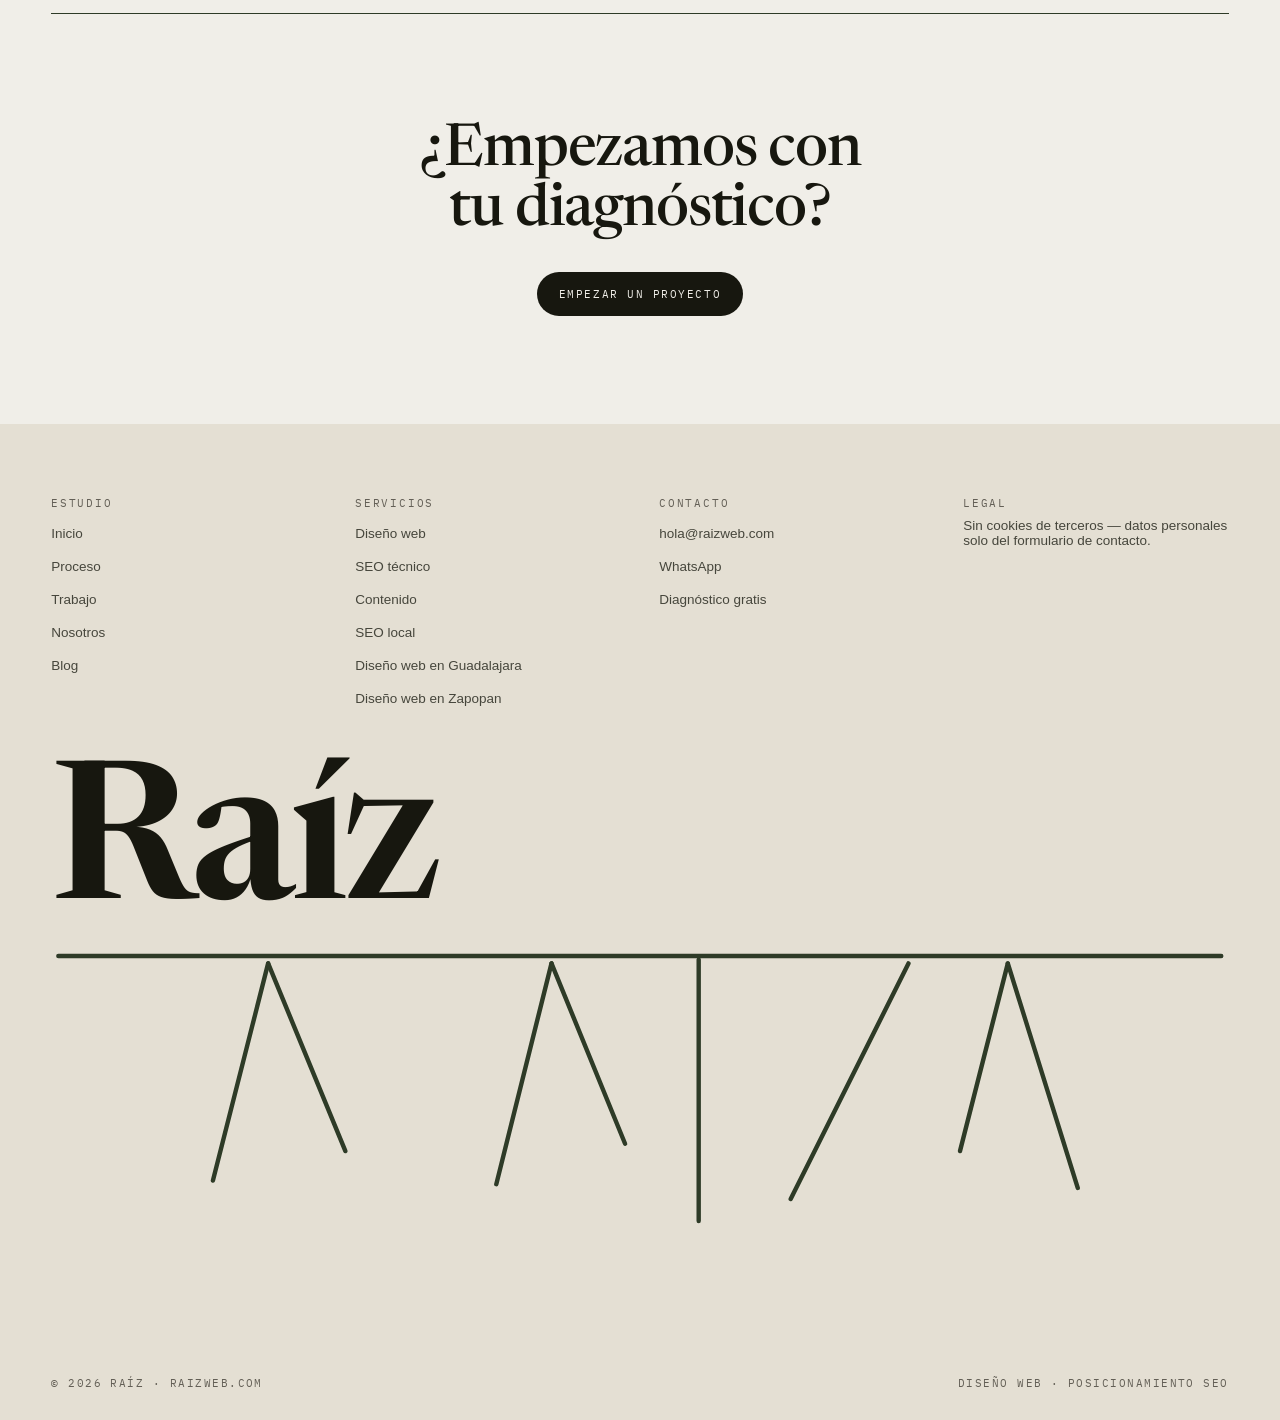
<file: proceso.html>
<!doctype html>
<html lang="es-MX">
<head>
<meta charset="utf-8" />
<!-- Google tag (gtag.js) -->
<script async src="https://www.googletagmanager.com/gtag/js?id=G-R4C24F13Y9"></script>
<script>
  window.dataLayer = window.dataLayer || [];
  function gtag(){dataLayer.push(arguments);}
  gtag('js', new Date());
  gtag('config', 'G-R4C24F13Y9');
</script>
<meta name="viewport" content="width=device-width, initial-scale=1" />
<title>Cómo Diseñamos tu Sitio Web, Paso a Paso | Raíz</title>
<meta name="description" content="De la auditoría inicial al sitio publicado: 4 etapas, entre 3 y 9 semanas. Así construimos cada proyecto de diseño web y SEO técnico, sin atajos." />
<link rel="canonical" href="https://raizweb.com/proceso" />
<meta name="theme-color" content="#17170F" />
<link rel="icon" href="/assets/icons/favicon.svg" type="image/svg+xml" />
<link rel="manifest" href="/site.webmanifest" />

<meta property="og:type" content="website" />
<meta property="og:site_name" content="Raíz" />
<meta property="og:title" content="Proceso — Raíz" />
<meta property="og:description" content="Cómo trabajamos, de la idea inicial al sitio publicado." />
<meta property="og:url" content="https://raizweb.com/proceso" />
<meta property="og:locale" content="es_MX" />
<meta property="og:image" content="https://raizweb.com/assets/img/og/og-proceso.jpg" />
<meta property="og:image:width" content="1200" />
<meta property="og:image:height" content="630" />
<meta name="twitter:card" content="summary_large_image" />
<meta name="twitter:image" content="https://raizweb.com/assets/img/og/og-proceso.jpg" />

<link rel="preconnect" href="https://fonts.googleapis.com" />
<link rel="preconnect" href="https://fonts.gstatic.com" crossorigin />
<link href="https://fonts.googleapis.com/css2?family=Newsreader:ital,opsz,wght@0,6..72,400;0,6..72,500;0,6..72,600;1,6..72,400&family=IBM+Plex+Mono:wght@400;500&display=swap" rel="stylesheet" />
<link rel="stylesheet" href="css/raiz.css?v=4" />

<script type="application/ld+json">
{
  "@context": "https://schema.org",
  "@type": "BreadcrumbList",
  "itemListElement": [
    { "@type": "ListItem", "position": 1, "name": "Inicio", "item": "https://raizweb.com/" },
    { "@type": "ListItem", "position": 2, "name": "Proceso", "item": "https://raizweb.com/proceso" }
  ]
}
</script>
</head>
<body>

<a class="skip-link" href="#main">Saltar al contenido</a>

<header class="encabezado">
  <div class="encabezado__barra">
    <a class="marca" href="/" aria-label="Raíz, inicio">
      <span class="marca__texto">Raíz</span>
      <svg class="marca__raices" viewBox="0 0 640 210" fill="none" stroke="currentColor" stroke-width="7" stroke-linecap="round" aria-hidden="true">
        <path d="M14 16 H626" />
        <path d="M118 20 L88 128" /><path d="M118 20 L160 112" />
        <path d="M272 20 L242 130" /><path d="M272 20 L312 108" />
        <path d="M352 18 L352 150" />
        <path d="M466 20 L402 138" />
        <path d="M520 20 L494 112" /><path d="M520 20 L558 132" />
      </svg>
    </a>
    <nav class="nav">
      <a href="/">Inicio</a>
      <a href="/servicios">Servicios</a>
      <a href="/proceso">Proceso</a>
      <a href="/trabajos">Trabajo</a>
      <a href="/nosotros">Nosotros</a>
      <a href="/blog/">Blog</a>
    </nav>
    <a class="btn btn--claro" href="/contacto"><span class="btn__largo">Diagnóstico gratis</span><span class="btn__corto">Diagnóstico</span></a>
    <button class="menu-boton" type="button" data-menu-boton aria-expanded="false" aria-controls="menu-movil" aria-label="Abrir menú">
      <span></span><span></span>
    </button>
  </div>
</header>

<div class="menu-movil" id="menu-movil" data-menu-movil>
  <nav>
    <a href="/">Inicio</a>
    <a href="/servicios">Servicios</a>
    <a href="/proceso">Proceso</a>
    <a href="/trabajos">Trabajo</a>
    <a href="/nosotros">Nosotros</a>
    <a href="/blog/">Blog</a>
  </nav>
  <a class="btn btn--claro menu-movil__cta" href="/contacto">Diagnóstico gratis</a>
  <svg class="menu-movil__raices" viewBox="0 0 640 210" fill="none" stroke="currentColor" stroke-width="2.4" stroke-linecap="round" preserveAspectRatio="none" aria-hidden="true">
    <path d="M4 6 H636" />
    <path d="M118 10 L88 128" /><path d="M118 10 L160 112" />
    <path d="M272 10 L242 130" /><path d="M272 10 L312 108" />
    <path d="M352 8 L352 150" />
    <path d="M466 10 L402 138" />
    <path d="M520 10 L494 112" /><path d="M520 10 L558 132" />
  </svg>
</div>

<main id="main">
  <section class="pagina-hero contenedor">
    <p class="mono pagina-hero__eyebrow">Proceso</p>
    <h1>Cómo diseñamos tu sitio web, paso a paso</h1>
    <p>De la primera llamada al sitio publicado — entre 3 y 9 semanas, según el alcance.</p>
  </section>

  <div class="pagina-imagen">
    <picture>
      <source srcset="assets/img/paginas/proceso-capas.webp" type="image/webp">
      <img src="assets/img/paginas/proceso-capas.jpg" alt="Corte de tierra mostrando sus capas, de la superficie hacia abajo" loading="lazy" width="1344" height="560">
    </picture>
  </div>

  <section class="seccion" style="padding-top: 0">
    <div class="contenedor">
      <h2 class="sr-only">Las cuatro etapas del proyecto</h2>
      <div class="metodo__grid">
        <div class="paso reveal">
          <svg class="paso__glifo" viewBox="0 0 100 130" fill="none" stroke="currentColor" stroke-width="2.2" stroke-linecap="round" aria-hidden="true"><path d="M50 0 L14 118" /><path d="M50 0 L86 96" /></svg>
          <p class="mono paso__etapa">Semana 1</p>
          <h3>Descubrimiento</h3>
          <p>Entendemos tu negocio: a quién le vendes, qué necesita lograr tu sitio, qué te distingue. Sin esto, cualquier diseño es una plantilla con tu logo encima.</p>
        </div>
        <div class="paso reveal">
          <svg class="paso__glifo" viewBox="0 0 100 130" fill="none" stroke="currentColor" stroke-width="2.2" stroke-linecap="round" aria-hidden="true"><path d="M50 0 L50 124" /></svg>
          <p class="mono paso__etapa">Semana 2–3</p>
          <h3>Diseño</h3>
          <p>Propuesta visual a la medida, pensada para tu negocio específico. Revisamos juntos antes de escribir una sola línea de código.</p>
        </div>
        <div class="paso reveal">
          <svg class="paso__glifo" viewBox="0 0 100 130" fill="none" stroke="currentColor" stroke-width="2.2" stroke-linecap="round" aria-hidden="true"><path d="M74 0 L16 108" /></svg>
          <p class="mono paso__etapa">Semana 4–7</p>
          <h3>Desarrollo + SEO técnico</h3>
          <p>Construimos el sitio con SEO técnico desde el inicio — no se agrega al final. Schema, sitemap, velocidad de carga, integrados desde el primer día.</p>
        </div>
        <div class="paso reveal">
          <svg class="paso__glifo" viewBox="0 0 100 130" fill="none" stroke="currentColor" stroke-width="2.2" stroke-linecap="round" aria-hidden="true"><path d="M46 0 L22 96" /><path d="M46 0 L74 122" /></svg>
          <p class="mono paso__etapa">Semana 8–9</p>
          <h3>Lanzamiento</h3>
          <p>Publicamos, conectamos tu dominio y te entregamos el código fuente sin candados ni dependencias ocultas. Tu sitio, tu control.</p>
        </div>
      </div>
      <a class="enlace-subrayado" href="/trabajos" style="display: inline-block; margin-top: clamp(30px, 5vh, 54px)">Así se ve terminado →</a>
    </div>
  </section>

  <section class="contenedor">
    <div class="cta-final reveal">
      <h2>¿Empezamos con tu diagnóstico?</h2>
      <a class="btn btn--solido" href="/contacto">Empezar un proyecto</a>
    </div>
  </section>
</main>

<footer class="pie">
  <div class="contenedor">
    <div class="pie__mapa">
      <div class="pie__col">
        <p class="mono">Estudio</p>
        <a href="/">Inicio</a><a href="/proceso">Proceso</a><a href="/trabajos">Trabajo</a><a href="/nosotros">Nosotros</a><a href="/blog/">Blog</a>
      </div>
      <div class="pie__col">
        <p class="mono">Servicios</p>
        <a href="/servicios">Diseño web</a><a href="/servicios">SEO técnico</a><a href="/servicios">Contenido</a><a href="/servicios">SEO local</a><a href="/diseno-web-guadalajara">Diseño web en Guadalajara</a><a href="/diseno-web-zapopan">Diseño web en Zapopan</a>
      </div>
      <div class="pie__col">
        <p class="mono">Contacto</p>
        <a href="mailto:hola@raizweb.com">hola@raizweb.com</a><a href="https://wa.me/523331425580" target="_blank" rel="noopener noreferrer" aria-label="WhatsApp (abre en una pestaña nueva)">WhatsApp</a><a href="/contacto">Diagnóstico gratis</a>
      </div>
      <div class="pie__col">
        <p class="mono">Legal</p>
        <p>Sin cookies de terceros — datos personales solo del formulario de contacto.</p>
      </div>
    </div>

    <div class="pie__firma">
      <p class="pie__wordmark">Raíz</p>
      <svg class="pie__raices" viewBox="0 0 640 210" fill="none" stroke="currentColor" stroke-width="2.4" stroke-linecap="round" preserveAspectRatio="none" aria-hidden="true">
        <path d="M4 6 H636" />
        <path d="M118 10 L88 128" /><path d="M118 10 L160 112" />
        <path d="M272 10 L242 130" /><path d="M272 10 L312 108" />
        <path d="M352 8 L352 150" />
        <path d="M466 10 L402 138" />
        <path d="M520 10 L494 112" /><path d="M520 10 L558 132" />
      </svg>
    </div>

    <div class="pie__legal">
      <span>© 2026 Raíz · raizweb.com</span>
      <span>Diseño web · Posicionamiento SEO</span>
    </div>
  </div>
</footer>

<script src="js/raiz.js?v=2"></script>
</body>
</html>
</file>
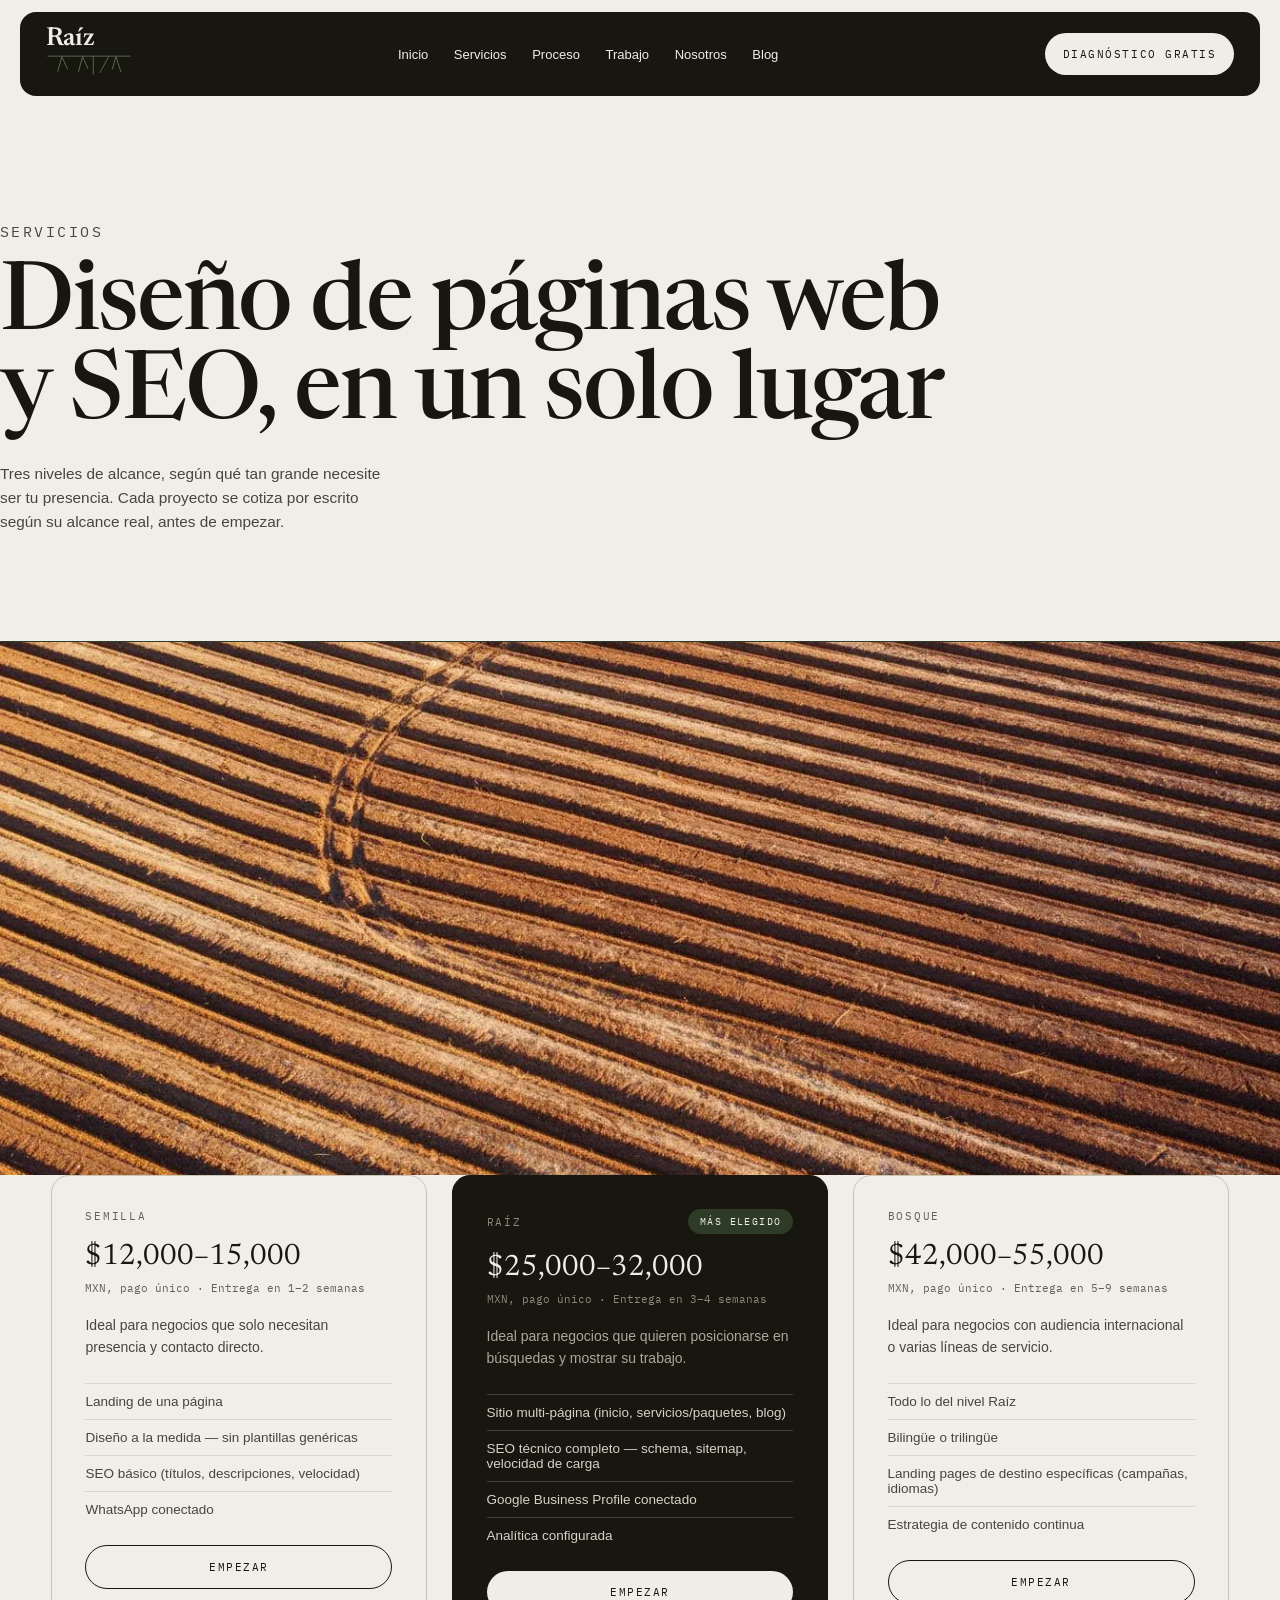
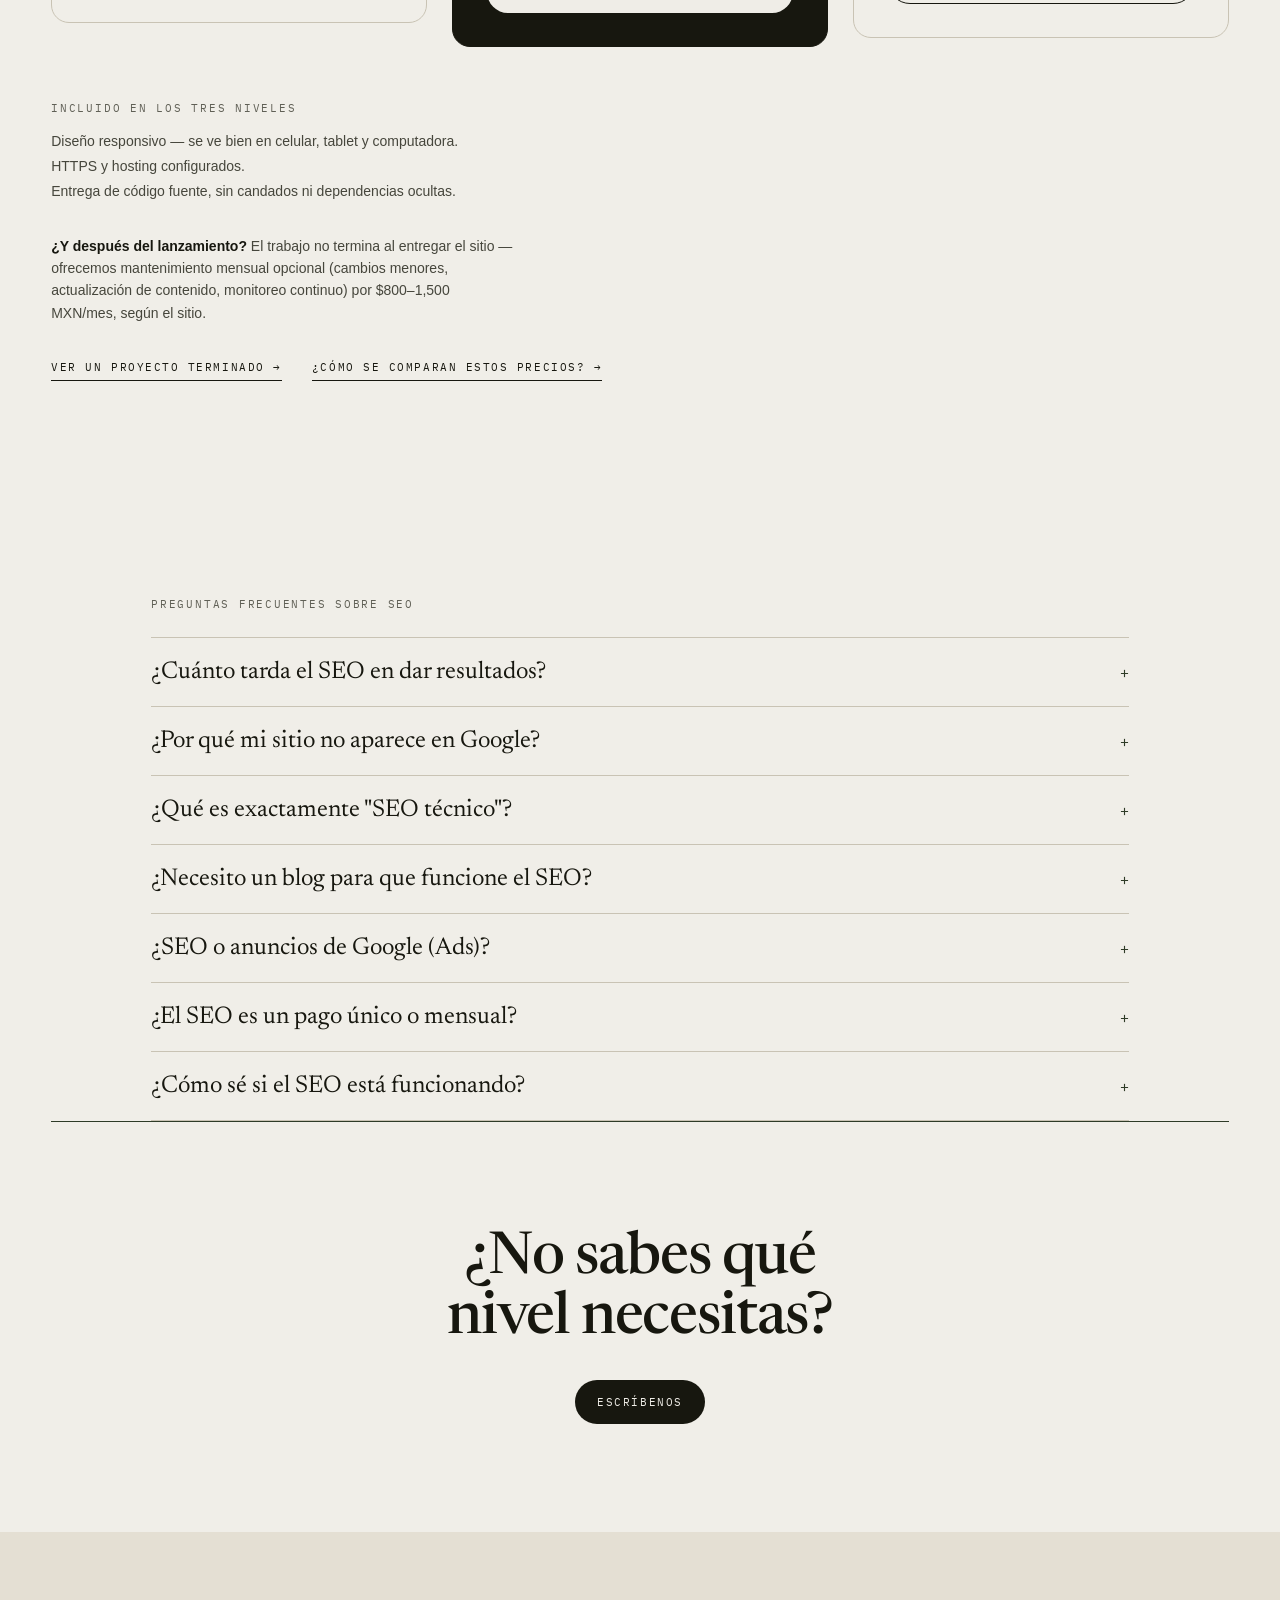
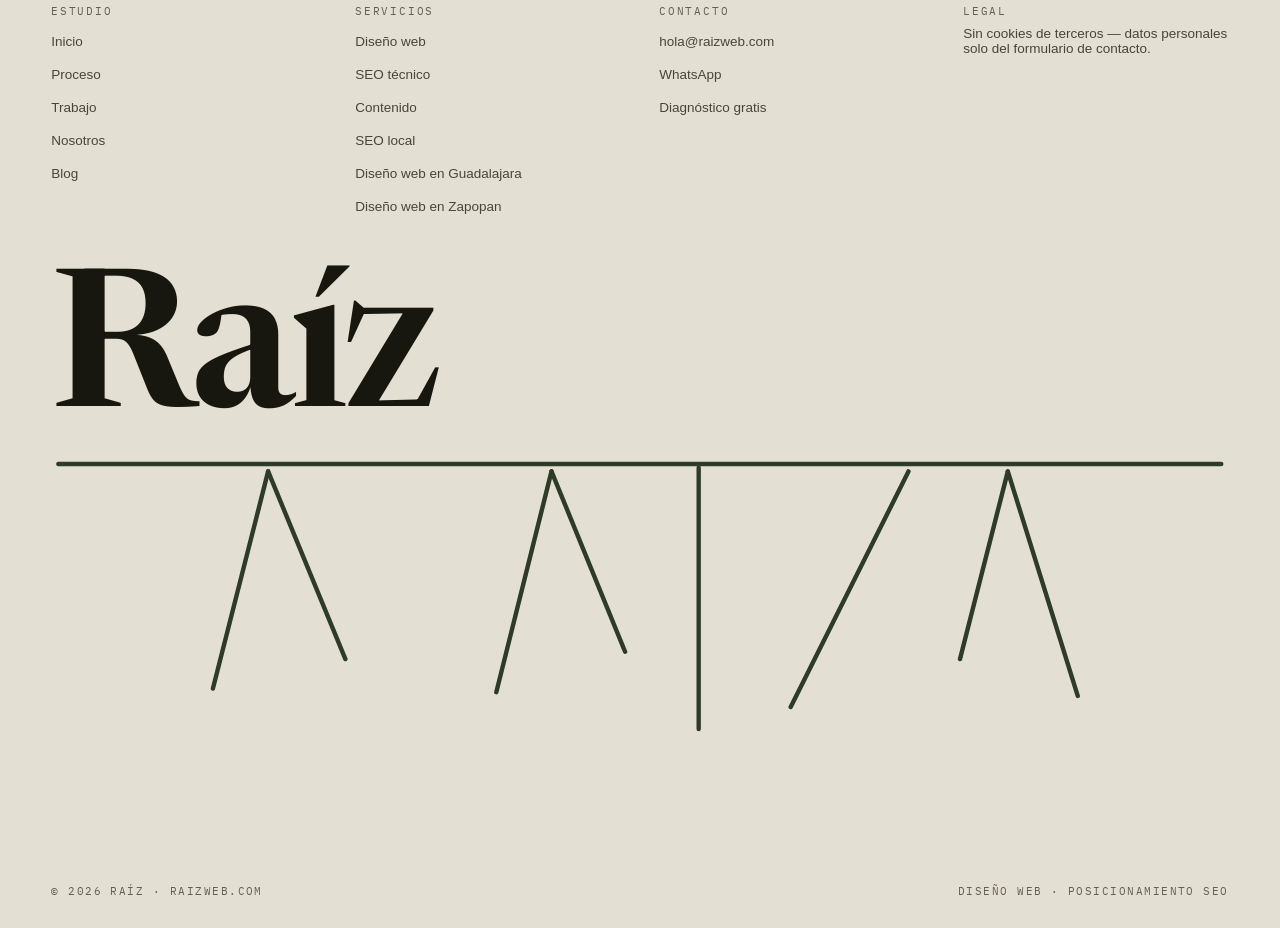
<file: servicios.html>
<!doctype html>
<html lang="es-MX">
<head>
<meta charset="utf-8" />
<!-- Google tag (gtag.js) -->
<script async src="https://www.googletagmanager.com/gtag/js?id=G-R4C24F13Y9"></script>
<script>
  window.dataLayer = window.dataLayer || [];
  function gtag(){dataLayer.push(arguments);}
  gtag('js', new Date());
  gtag('config', 'G-R4C24F13Y9');
</script>
<meta name="viewport" content="width=device-width, initial-scale=1" />
<title>Diseño de Páginas Web y SEO — Precios 2026 | Raíz</title>
<meta name="description" content="Landing, sitio multi-página o bilingüe con SEO técnico incluido desde el día uno. Precios reales desde $12,000 MXN, cotización por escrito." />
<link rel="canonical" href="https://raizweb.com/servicios" />
<meta name="theme-color" content="#17170F" />
<link rel="icon" href="/assets/icons/favicon.svg" type="image/svg+xml" />
<link rel="manifest" href="/site.webmanifest" />

<meta property="og:type" content="website" />
<meta property="og:site_name" content="Raíz" />
<meta property="og:title" content="Servicios — Raíz" />
<meta property="og:description" content="Diseño web a la medida y SEO técnico incluido. Conoce el alcance de cada nivel de servicio." />
<meta property="og:url" content="https://raizweb.com/servicios" />
<meta property="og:locale" content="es_MX" />
<meta property="og:image" content="https://raizweb.com/assets/img/og/og-servicios.jpg" />
<meta property="og:image:width" content="1200" />
<meta property="og:image:height" content="630" />
<meta name="twitter:card" content="summary_large_image" />
<meta name="twitter:image" content="https://raizweb.com/assets/img/og/og-servicios.jpg" />

<link rel="preconnect" href="https://fonts.googleapis.com" />
<link rel="preconnect" href="https://fonts.gstatic.com" crossorigin />
<link href="https://fonts.googleapis.com/css2?family=Newsreader:ital,opsz,wght@0,6..72,400;0,6..72,500;0,6..72,600;1,6..72,400&family=IBM+Plex+Mono:wght@400;500&display=swap" rel="stylesheet" />
<link rel="stylesheet" href="css/raiz.css?v=4" />

<script type="application/ld+json">
{
  "@context": "https://schema.org",
  "@type": "BreadcrumbList",
  "itemListElement": [
    { "@type": "ListItem", "position": 1, "name": "Inicio", "item": "https://raizweb.com/" },
    { "@type": "ListItem", "position": 2, "name": "Servicios", "item": "https://raizweb.com/servicios" }
  ]
}
</script>
<script type="application/ld+json">
{
  "@context": "https://schema.org",
  "@type": "Service",
  "name": "Diseño web y posicionamiento SEO",
  "serviceType": "Diseño y desarrollo web, SEO técnico",
  "provider": { "@type": "ProfessionalService", "name": "Raíz", "url": "https://raizweb.com/" },
  "areaServed": "MX",
  "url": "https://raizweb.com/servicios"
}
</script>
<script type="application/ld+json">
{
  "@context": "https://schema.org",
  "@type": "FAQPage",
  "mainEntity": [
    {
      "@type": "Question",
      "name": "¿Cuánto tarda el SEO en dar resultados?",
      "acceptedAnswer": { "@type": "Answer", "text": "Lo normal es empezar a ver mejoras en búsquedas específicas de tu negocio en los primeros 90 días, y en términos más competidos alrededor de los 180. No es instantáneo, pero tampoco es un misterio: se puede medir desde el primer mes." }
    },
    {
      "@type": "Question",
      "name": "¿Por qué mi sitio no aparece en Google?",
      "acceptedAnswer": { "@type": "Answer", "text": "Casi siempre es algo técnico: una etiqueta que bloquea la indexación, falta de sitemap, o contenido que no responde lo que la gente realmente busca. Por eso el SEO técnico va incluido desde el primer día de cada proyecto, no se revisa hasta que ya es un problema." }
    },
    {
      "@type": "Question",
      "name": "¿Qué es exactamente \"SEO técnico\"?",
      "acceptedAnswer": { "@type": "Answer", "text": "Todo lo que le facilita a Google leer y confiar en tu sitio: schema (datos estructurados), sitemap, velocidad de carga, HTTPS, que se vea bien en celular. Es invisible para tus clientes, pero es lo que decide si Google te muestra o no." }
    },
    {
      "@type": "Question",
      "name": "¿Necesito un blog para que funcione el SEO?",
      "acceptedAnswer": { "@type": "Answer", "text": "No siempre. Antes que un blog, lo que más peso tiene son páginas de servicio bien escritas, que respondan exactamente lo que tus clientes buscan. Un blog se vuelve necesario cuando existen búsquedas reales que tu sitio todavía no está respondiendo." }
    },
    {
      "@type": "Question",
      "name": "¿SEO o anuncios de Google (Ads)?",
      "acceptedAnswer": { "@type": "Answer", "text": "Los anuncios dan resultados inmediatos pero se detienen en cuanto dejas de pagar. El SEO tarda más en arrancar, pero lo que construyes se queda — sigue trayendo visitas meses después sin costo adicional por clic. Lo ideal es que se complementen, no que compitan." }
    },
    {
      "@type": "Question",
      "name": "¿El SEO es un pago único o mensual?",
      "acceptedAnswer": { "@type": "Answer", "text": "El diseño y el SEO técnico del sitio son parte del proyecto — pago único. El mantenimiento mensual (cambios, contenido, monitoreo continuo) es opcional y se cotiza aparte, como cualquier cosa que necesite atención después del lanzamiento." }
    },
    {
      "@type": "Question",
      "name": "¿Cómo sé si el SEO está funcionando?",
      "acceptedAnswer": { "@type": "Answer", "text": "Con números, no promesas: posición en buscadores, visitas que llegan desde Google, y cuántas de esas visitas terminan en un mensaje o llamada. Eso es justo lo que la analítica configurada en el nivel Raíz te deja ver." }
    }
  ]
}
</script>
</head>
<body>

<a class="skip-link" href="#main">Saltar al contenido</a>

<header class="encabezado">
  <div class="encabezado__barra">
    <a class="marca" href="/" aria-label="Raíz, inicio">
      <span class="marca__texto">Raíz</span>
      <svg class="marca__raices" viewBox="0 0 640 210" fill="none" stroke="currentColor" stroke-width="7" stroke-linecap="round" aria-hidden="true">
        <path d="M14 16 H626" />
        <path d="M118 20 L88 128" /><path d="M118 20 L160 112" />
        <path d="M272 20 L242 130" /><path d="M272 20 L312 108" />
        <path d="M352 18 L352 150" />
        <path d="M466 20 L402 138" />
        <path d="M520 20 L494 112" /><path d="M520 20 L558 132" />
      </svg>
    </a>
    <nav class="nav">
      <a href="/">Inicio</a>
      <a href="/servicios">Servicios</a>
      <a href="/proceso">Proceso</a>
      <a href="/trabajos">Trabajo</a>
      <a href="/nosotros">Nosotros</a>
      <a href="/blog/">Blog</a>
    </nav>
    <a class="btn btn--claro" href="/contacto"><span class="btn__largo">Diagnóstico gratis</span><span class="btn__corto">Diagnóstico</span></a>
    <button class="menu-boton" type="button" data-menu-boton aria-expanded="false" aria-controls="menu-movil" aria-label="Abrir menú">
      <span></span><span></span>
    </button>
  </div>
</header>

<div class="menu-movil" id="menu-movil" data-menu-movil>
  <nav>
    <a href="/">Inicio</a>
    <a href="/servicios">Servicios</a>
    <a href="/proceso">Proceso</a>
    <a href="/trabajos">Trabajo</a>
    <a href="/nosotros">Nosotros</a>
    <a href="/blog/">Blog</a>
  </nav>
  <a class="btn btn--claro menu-movil__cta" href="/contacto">Diagnóstico gratis</a>
  <svg class="menu-movil__raices" viewBox="0 0 640 210" fill="none" stroke="currentColor" stroke-width="2.4" stroke-linecap="round" preserveAspectRatio="none" aria-hidden="true">
    <path d="M4 6 H636" />
    <path d="M118 10 L88 128" /><path d="M118 10 L160 112" />
    <path d="M272 10 L242 130" /><path d="M272 10 L312 108" />
    <path d="M352 8 L352 150" />
    <path d="M466 10 L402 138" />
    <path d="M520 10 L494 112" /><path d="M520 10 L558 132" />
  </svg>
</div>

<main id="main">
  <section class="pagina-hero contenedor">
    <p class="mono pagina-hero__eyebrow">Servicios</p>
    <h1>Diseño de páginas web y SEO, en un solo lugar</h1>
    <p>Tres niveles de alcance, según qué tan grande necesite ser tu presencia. Cada proyecto se cotiza por escrito según su alcance real, antes de empezar.</p>
  </section>

  <div class="pagina-imagen">
    <picture>
      <source srcset="assets/img/paginas/servicios-surcos.webp" type="image/webp">
      <img src="assets/img/paginas/servicios-surcos.jpg" alt="Surcos de un campo arado en hilera, vistos desde arriba" loading="lazy" width="1344" height="560">
    </picture>
  </div>

  <section class="seccion" style="padding-top: 0">
    <div class="contenedor">
      <div class="planes">
        <div class="plan">
          <p class="mono">Semilla</p>
          <p class="plan__precio">$12,000–15,000</p>
          <p class="plan__unidad">MXN, pago único · Entrega en 1–2 semanas</p>
          <p class="plan__texto">Ideal para negocios que solo necesitan presencia y contacto directo.</p>
          <div class="plan__lista">
            <div>Landing de una página</div>
            <div>Diseño a la medida — sin plantillas genéricas</div>
            <div>SEO básico (títulos, descripciones, velocidad)</div>
            <div>WhatsApp conectado</div>
          </div>
          <a class="btn btn--linea plan__cta" href="/contacto" style="border-color: var(--ink)">Empezar</a>
        </div>

        <div class="plan plan--destacado">
          <div class="plan__cabecera">
            <p class="mono mono--ink">Raíz</p>
            <span class="pastilla">Más elegido</span>
          </div>
          <p class="plan__precio">$25,000–32,000</p>
          <p class="plan__unidad">MXN, pago único · Entrega en 3–4 semanas</p>
          <p class="plan__texto">Ideal para negocios que quieren posicionarse en búsquedas y mostrar su trabajo.</p>
          <div class="plan__lista">
            <div>Sitio multi-página (inicio, servicios/paquetes, blog)</div>
            <div>SEO técnico completo — schema, sitemap, velocidad de carga</div>
            <div>Google Business Profile conectado</div>
            <div>Analítica configurada</div>
          </div>
          <a class="btn btn--claro plan__cta" href="/contacto">Empezar</a>
        </div>

        <div class="plan">
          <p class="mono">Bosque</p>
          <p class="plan__precio">$42,000–55,000</p>
          <p class="plan__unidad">MXN, pago único · Entrega en 5–9 semanas</p>
          <p class="plan__texto">Ideal para negocios con audiencia internacional o varias líneas de servicio.</p>
          <div class="plan__lista">
            <div>Todo lo del nivel Raíz</div>
            <div>Bilingüe o trilingüe</div>
            <div>Landing pages de destino específicas (campañas, idiomas)</div>
            <div>Estrategia de contenido continua</div>
          </div>
          <a class="btn btn--linea plan__cta" href="/contacto" style="border-color: var(--ink)">Empezar</a>
        </div>
      </div>

      <div class="reveal" style="margin-top: clamp(40px, 6vh, 70px); max-width: 60ch;">
        <p class="mono" style="margin-bottom: 14px">Incluido en los tres niveles</p>
        <p style="font-size: 14px; line-height: 1.8; color: var(--texto)">Diseño responsivo — se ve bien en celular, tablet y computadora.<br>HTTPS y hosting configurados.<br>Entrega de código fuente, sin candados ni dependencias ocultas.</p>
      </div>

      <p class="reveal" style="margin-top: 30px; max-width: 60ch; font-size: 14px; line-height: 1.6; color: var(--texto);"><strong style="font-weight: 600; color: var(--ink);">¿Y después del lanzamiento?</strong> El trabajo no termina al entregar el sitio — ofrecemos mantenimiento mensual opcional (cambios menores, actualización de contenido, monitoreo continuo) por $800–1,500 MXN/mes, según el sitio.</p>
      <a class="enlace-subrayado" href="/trabajos" style="display: inline-block; margin-top: 30px; margin-right: 26px">Ver un proyecto terminado →</a>
      <a class="enlace-subrayado" href="/blog/cuanto-cuesta-una-pagina-web-mexico" style="display: inline-block; margin-top: 30px">¿Cómo se comparan estos precios? →</a>
    </div>
  </section>

  <section style="padding: var(--sec-y) 0 0">
    <div class="faq">
      <p class="mono" style="margin-bottom: 26px">Preguntas frecuentes sobre SEO</p>

      <details class="faq__item">
        <summary><span>¿Cuánto tarda el SEO en dar resultados?</span><span class="faq__signo">+</span></summary>
        <p>Lo normal es empezar a ver mejoras en búsquedas específicas de tu negocio en los primeros 90 días, y en términos más competidos alrededor de los 180. No es instantáneo — pero tampoco es un misterio: se puede medir desde el primer mes.</p>
      </details>
      <details class="faq__item">
        <summary><span>¿Por qué mi sitio no aparece en Google?</span><span class="faq__signo">+</span></summary>
        <p>Casi siempre es algo técnico: una etiqueta que bloquea la indexación, falta de sitemap, o contenido que no responde lo que la gente realmente busca. Por eso el SEO técnico va incluido desde el primer día de cada proyecto — no se revisa hasta que ya es un problema.</p>
      </details>
      <details class="faq__item">
        <summary><span>¿Qué es exactamente "SEO técnico"?</span><span class="faq__signo">+</span></summary>
        <p>Todo lo que le facilita a Google leer y confiar en tu sitio: schema (datos estructurados), sitemap, velocidad de carga, HTTPS, que se vea bien en celular. Es invisible para tus clientes, pero es lo que decide si Google te muestra o no. <a class="enlace-subrayado" href="/blog/seo-explicado-sin-rollos">Te lo explicamos sin tecnicismos →</a></p>
      </details>
      <details class="faq__item">
        <summary><span>¿Necesito un blog para que funcione el SEO?</span><span class="faq__signo">+</span></summary>
        <p>No siempre. Antes que un blog, lo que más peso tiene son páginas de servicio bien escritas, que respondan exactamente lo que tus clientes buscan. Un blog se vuelve necesario cuando existen búsquedas reales que tu sitio todavía no está respondiendo.</p>
      </details>
      <details class="faq__item">
        <summary><span>¿SEO o anuncios de Google (Ads)?</span><span class="faq__signo">+</span></summary>
        <p>Los anuncios dan resultados inmediatos pero se detienen en cuanto dejas de pagar. El SEO tarda más en arrancar, pero lo que construyes se queda — sigue trayendo visitas meses después sin costo adicional por clic. Lo ideal es que se complementen, no que compitan.</p>
      </details>
      <details class="faq__item">
        <summary><span>¿El SEO es un pago único o mensual?</span><span class="faq__signo">+</span></summary>
        <p>El diseño y el SEO técnico del sitio son parte del proyecto — pago único. El mantenimiento mensual (cambios, contenido, monitoreo continuo) es opcional y se cotiza aparte, como cualquier cosa que necesite atención después del lanzamiento.</p>
      </details>
      <details class="faq__item">
        <summary><span>¿Cómo sé si el SEO está funcionando?</span><span class="faq__signo">+</span></summary>
        <p>Con números, no promesas: posición en buscadores, visitas que llegan desde Google, y cuántas de esas visitas terminan en un mensaje o llamada. Eso es justo lo que la analítica configurada en el nivel Raíz te deja ver.</p>
      </details>
    </div>
  </section>

  <section class="contenedor">
    <div class="cta-final reveal">
      <h2>¿No sabes qué nivel necesitas?</h2>
      <a class="btn btn--solido" href="/contacto">Escríbenos</a>
    </div>
  </section>
</main>

<footer class="pie">
  <div class="contenedor">
    <div class="pie__mapa">
      <div class="pie__col">
        <p class="mono">Estudio</p>
        <a href="/">Inicio</a><a href="/proceso">Proceso</a><a href="/trabajos">Trabajo</a><a href="/nosotros">Nosotros</a><a href="/blog/">Blog</a>
      </div>
      <div class="pie__col">
        <p class="mono">Servicios</p>
        <a href="/servicios">Diseño web</a><a href="/servicios">SEO técnico</a><a href="/servicios">Contenido</a><a href="/servicios">SEO local</a><a href="/diseno-web-guadalajara">Diseño web en Guadalajara</a><a href="/diseno-web-zapopan">Diseño web en Zapopan</a>
      </div>
      <div class="pie__col">
        <p class="mono">Contacto</p>
        <a href="mailto:hola@raizweb.com">hola@raizweb.com</a><a href="https://wa.me/523331425580" target="_blank" rel="noopener noreferrer" aria-label="WhatsApp (abre en una pestaña nueva)">WhatsApp</a><a href="/contacto">Diagnóstico gratis</a>
      </div>
      <div class="pie__col">
        <p class="mono">Legal</p>
        <p>Sin cookies de terceros — datos personales solo del formulario de contacto.</p>
      </div>
    </div>

    <div class="pie__firma">
      <p class="pie__wordmark">Raíz</p>
      <svg class="pie__raices" viewBox="0 0 640 210" fill="none" stroke="currentColor" stroke-width="2.4" stroke-linecap="round" preserveAspectRatio="none" aria-hidden="true">
        <path d="M4 6 H636" />
        <path d="M118 10 L88 128" /><path d="M118 10 L160 112" />
        <path d="M272 10 L242 130" /><path d="M272 10 L312 108" />
        <path d="M352 8 L352 150" />
        <path d="M466 10 L402 138" />
        <path d="M520 10 L494 112" /><path d="M520 10 L558 132" />
      </svg>
    </div>

    <div class="pie__legal">
      <span>© 2026 Raíz · raizweb.com</span>
      <span>Diseño web · Posicionamiento SEO</span>
    </div>
  </div>
</footer>

<script src="js/raiz.js?v=2"></script>
</body>
</html>
</file>
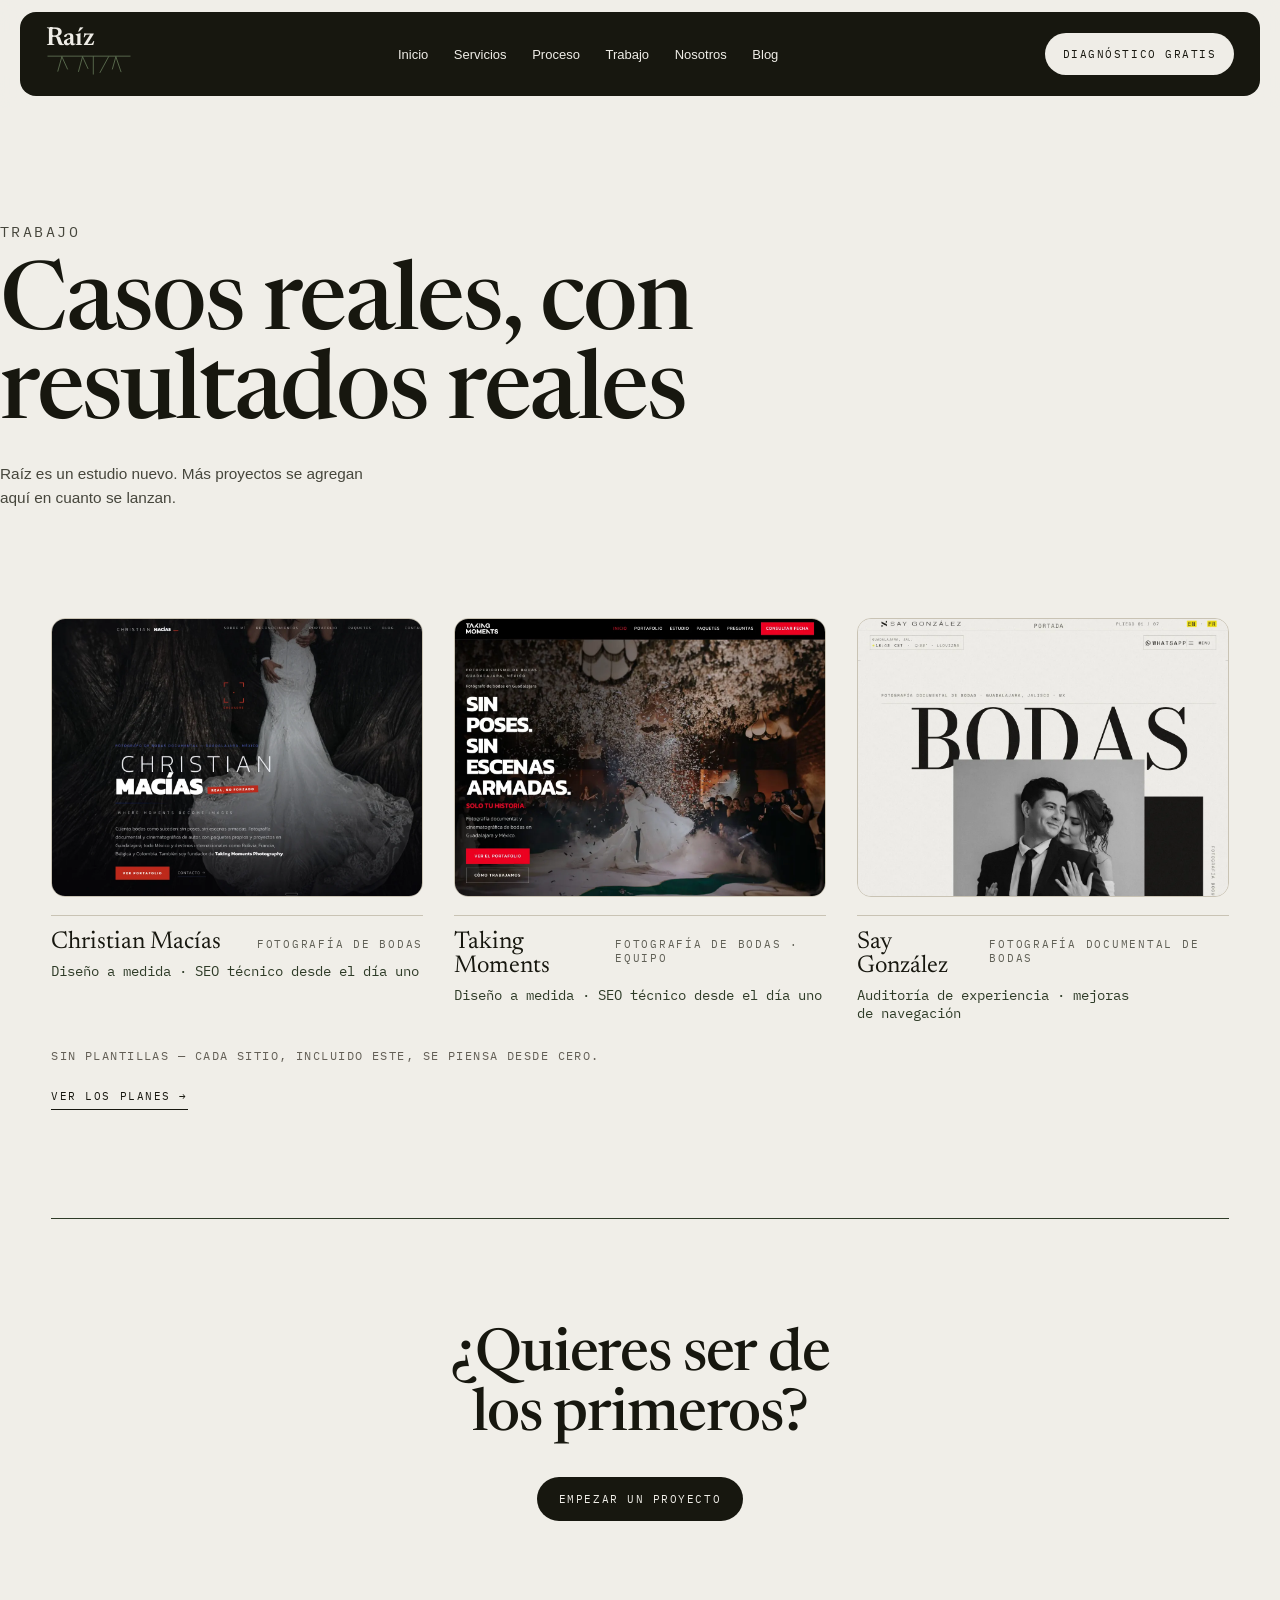
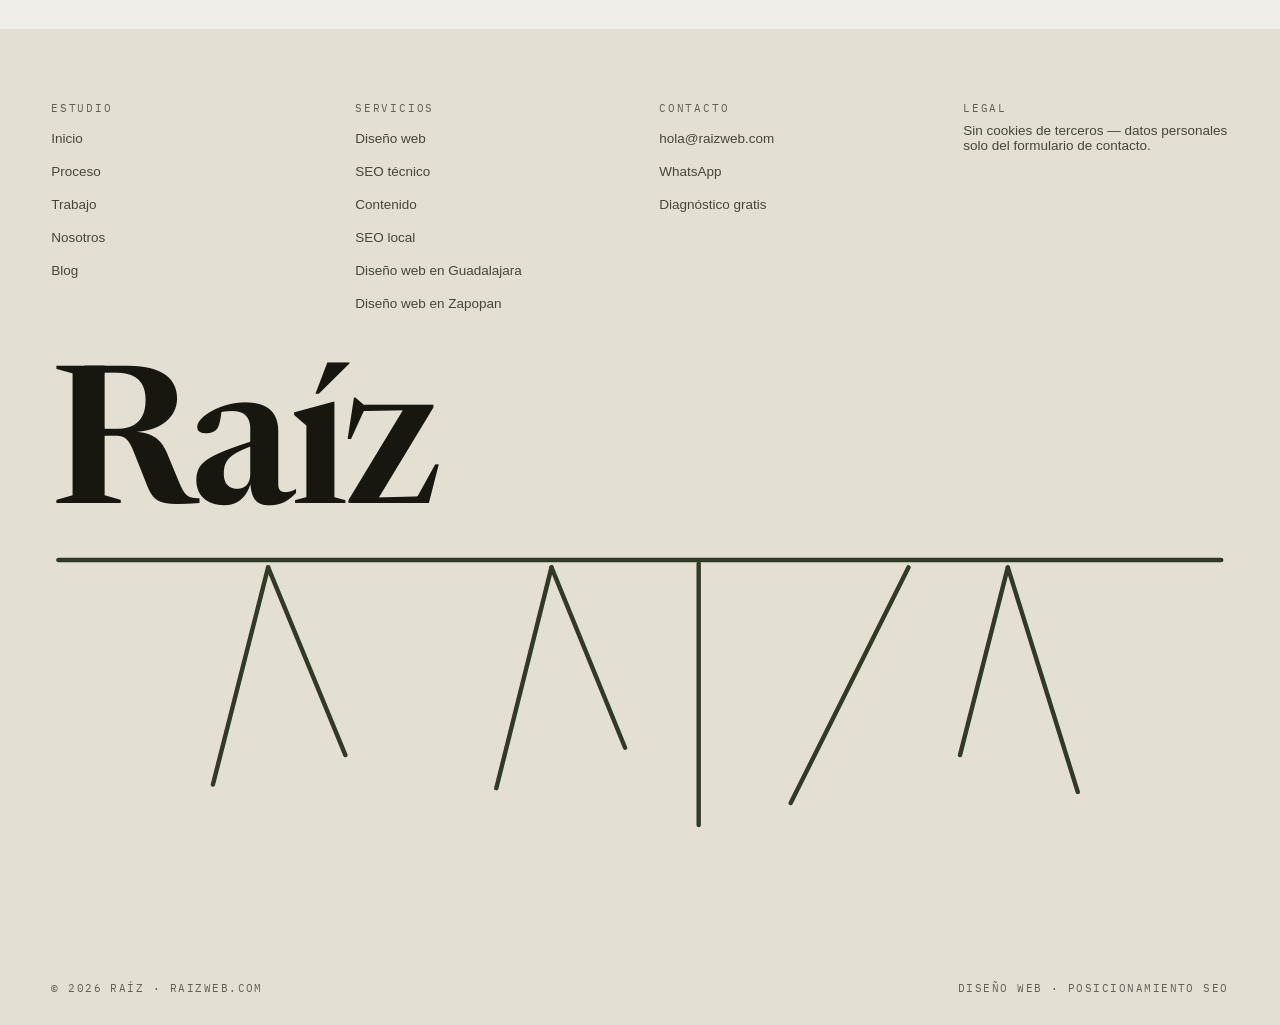
<file: trabajos.html>
<!doctype html>
<html lang="es-MX">
<head>
<meta charset="utf-8" />
<!-- Google tag (gtag.js) -->
<script async src="https://www.googletagmanager.com/gtag/js?id=G-R4C24F13Y9"></script>
<script>
  window.dataLayer = window.dataLayer || [];
  function gtag(){dataLayer.push(arguments);}
  gtag('js', new Date());
  gtag('config', 'G-R4C24F13Y9');
</script>
<meta name="viewport" content="width=device-width, initial-scale=1" />
<title>Casos Reales de Diseño Web y SEO | Raíz</title>
<meta name="description" content="Casos reales de Raíz: christianmacias.com, takingmoments.com y saygonzalez.com. Diseño a la medida, SEO técnico y mejoras de experiencia, sin plantillas." />
<link rel="canonical" href="https://raizweb.com/trabajos" />
<meta name="theme-color" content="#17170F" />
<link rel="icon" href="/assets/icons/favicon.svg" type="image/svg+xml" />
<link rel="manifest" href="/site.webmanifest" />

<meta property="og:type" content="website" />
<meta property="og:site_name" content="Raíz" />
<meta property="og:title" content="Trabajo — Raíz" />
<meta property="og:description" content="Sitios que hemos diseñado, posicionado y mejorado." />
<meta property="og:url" content="https://raizweb.com/trabajos" />
<meta property="og:locale" content="es_MX" />
<meta property="og:image" content="https://raizweb.com/assets/img/og/og-trabajos.jpg" />
<meta property="og:image:width" content="1200" />
<meta property="og:image:height" content="630" />
<meta name="twitter:card" content="summary_large_image" />
<meta name="twitter:image" content="https://raizweb.com/assets/img/og/og-trabajos.jpg" />

<link rel="preconnect" href="https://fonts.googleapis.com" />
<link rel="preconnect" href="https://fonts.gstatic.com" crossorigin />
<link href="https://fonts.googleapis.com/css2?family=Newsreader:ital,opsz,wght@0,6..72,400;0,6..72,500;0,6..72,600;1,6..72,400&family=IBM+Plex+Mono:wght@400;500&display=swap" rel="stylesheet" />
<link rel="stylesheet" href="css/raiz.css?v=4" />

<script type="application/ld+json">
{
  "@context": "https://schema.org",
  "@type": "BreadcrumbList",
  "itemListElement": [
    { "@type": "ListItem", "position": 1, "name": "Inicio", "item": "https://raizweb.com/" },
    { "@type": "ListItem", "position": 2, "name": "Trabajo", "item": "https://raizweb.com/trabajos" }
  ]
}
</script>
<script type="application/ld+json">
{
  "@context": "https://schema.org",
  "@type": "CollectionPage",
  "name": "Trabajo — Raíz",
  "url": "https://raizweb.com/trabajos"
}
</script>
</head>
<body>

<a class="skip-link" href="#main">Saltar al contenido</a>

<header class="encabezado">
  <div class="encabezado__barra">
    <a class="marca" href="/" aria-label="Raíz, inicio">
      <span class="marca__texto">Raíz</span>
      <svg class="marca__raices" viewBox="0 0 640 210" fill="none" stroke="currentColor" stroke-width="7" stroke-linecap="round" aria-hidden="true">
        <path d="M14 16 H626" />
        <path d="M118 20 L88 128" /><path d="M118 20 L160 112" />
        <path d="M272 20 L242 130" /><path d="M272 20 L312 108" />
        <path d="M352 18 L352 150" />
        <path d="M466 20 L402 138" />
        <path d="M520 20 L494 112" /><path d="M520 20 L558 132" />
      </svg>
    </a>
    <nav class="nav">
      <a href="/">Inicio</a>
      <a href="/servicios">Servicios</a>
      <a href="/proceso">Proceso</a>
      <a href="/trabajos">Trabajo</a>
      <a href="/nosotros">Nosotros</a>
      <a href="/blog/">Blog</a>
    </nav>
    <a class="btn btn--claro" href="/contacto"><span class="btn__largo">Diagnóstico gratis</span><span class="btn__corto">Diagnóstico</span></a>
    <button class="menu-boton" type="button" data-menu-boton aria-expanded="false" aria-controls="menu-movil" aria-label="Abrir menú">
      <span></span><span></span>
    </button>
  </div>
</header>

<div class="menu-movil" id="menu-movil" data-menu-movil>
  <nav>
    <a href="/">Inicio</a>
    <a href="/servicios">Servicios</a>
    <a href="/proceso">Proceso</a>
    <a href="/trabajos">Trabajo</a>
    <a href="/nosotros">Nosotros</a>
    <a href="/blog/">Blog</a>
  </nav>
  <a class="btn btn--claro menu-movil__cta" href="/contacto">Diagnóstico gratis</a>
  <svg class="menu-movil__raices" viewBox="0 0 640 210" fill="none" stroke="currentColor" stroke-width="2.4" stroke-linecap="round" preserveAspectRatio="none" aria-hidden="true">
    <path d="M4 6 H636" />
    <path d="M118 10 L88 128" /><path d="M118 10 L160 112" />
    <path d="M272 10 L242 130" /><path d="M272 10 L312 108" />
    <path d="M352 8 L352 150" />
    <path d="M466 10 L402 138" />
    <path d="M520 10 L494 112" /><path d="M520 10 L558 132" />
  </svg>
</div>

<main id="main">
  <section class="pagina-hero contenedor">
    <p class="mono pagina-hero__eyebrow">Trabajo</p>
    <h1>Casos reales, con resultados reales</h1>
    <p>Raíz es un estudio nuevo. Más proyectos se agregan aquí en cuanto se lanzan.</p>
  </section>

  <section class="seccion" style="padding-top: 0">
    <div class="contenedor">
      <div class="casos">
        <a class="caso reveal" href="https://www.christianmacias.com" target="_blank" rel="noopener noreferrer" aria-label="Christian Macías Fotografía de bodas Diseño a medida · SEO técnico desde el día uno (abre en una pestaña nueva)">
          <div class="caso__media">
            <picture>
              <source srcset="assets/img/paginas/caso-christianmacias.webp" type="image/webp">
              <img src="assets/img/paginas/caso-christianmacias.jpg" alt="Captura de la página de inicio de christianmacias.com" loading="lazy" width="1200" height="900">
            </picture>
          </div>
          <div class="caso__pie"><span class="caso__nombre">Christian Macías</span><span class="mono">Fotografía de bodas</span></div>
          <p class="caso__metrica">Diseño a medida · SEO técnico desde el día uno</p>
        </a>
        <a class="caso reveal" href="https://www.takingmoments.com" target="_blank" rel="noopener noreferrer" aria-label="Taking Moments Fotografía de bodas · equipo Diseño a medida · SEO técnico desde el día uno (abre en una pestaña nueva)">
          <div class="caso__media">
            <picture>
              <source srcset="assets/img/paginas/caso-takingmoments.webp" type="image/webp">
              <img src="assets/img/paginas/caso-takingmoments.jpg" alt="Captura de la página de inicio de takingmoments.com" loading="lazy" width="1200" height="900">
            </picture>
          </div>
          <div class="caso__pie"><span class="caso__nombre">Taking Moments</span><span class="mono">Fotografía de bodas · equipo</span></div>
          <p class="caso__metrica">Diseño a medida · SEO técnico desde el día uno</p>
        </a>
        <a class="caso reveal" href="https://www.saygonzalez.com" target="_blank" rel="noopener noreferrer" aria-label="Say González Fotografía documental de bodas Auditoría de experiencia · mejoras de navegación (abre en una pestaña nueva)">
          <div class="caso__media">
            <picture>
              <source srcset="assets/img/paginas/caso-saygonzalez.webp" type="image/webp">
              <img src="assets/img/paginas/caso-saygonzalez.jpg" alt="Captura de la página de inicio de saygonzalez.com" loading="lazy" width="1200" height="900">
            </picture>
          </div>
          <div class="caso__pie"><span class="caso__nombre">Say González</span><span class="mono">Fotografía documental de bodas</span></div>
          <p class="caso__metrica">Auditoría de experiencia · mejoras de navegación</p>
        </a>
      </div>
      <p class="nota">Sin plantillas — cada sitio, incluido este, se piensa desde cero.</p>
      <a class="enlace-subrayado" href="/servicios" style="display: inline-block; margin-top: 20px">Ver los planes →</a>
    </div>
  </section>

  <section class="contenedor">
    <div class="cta-final reveal">
      <h2>¿Quieres ser de los primeros?</h2>
      <a class="btn btn--solido" href="/contacto">Empezar un proyecto</a>
    </div>
  </section>
</main>

<footer class="pie">
  <div class="contenedor">
    <div class="pie__mapa">
      <div class="pie__col">
        <p class="mono">Estudio</p>
        <a href="/">Inicio</a><a href="/proceso">Proceso</a><a href="/trabajos">Trabajo</a><a href="/nosotros">Nosotros</a><a href="/blog/">Blog</a>
      </div>
      <div class="pie__col">
        <p class="mono">Servicios</p>
        <a href="/servicios">Diseño web</a><a href="/servicios">SEO técnico</a><a href="/servicios">Contenido</a><a href="/servicios">SEO local</a><a href="/diseno-web-guadalajara">Diseño web en Guadalajara</a><a href="/diseno-web-zapopan">Diseño web en Zapopan</a>
      </div>
      <div class="pie__col">
        <p class="mono">Contacto</p>
        <a href="mailto:hola@raizweb.com">hola@raizweb.com</a><a href="https://wa.me/523331425580" target="_blank" rel="noopener noreferrer" aria-label="WhatsApp (abre en una pestaña nueva)">WhatsApp</a><a href="/contacto">Diagnóstico gratis</a>
      </div>
      <div class="pie__col">
        <p class="mono">Legal</p>
        <p>Sin cookies de terceros — datos personales solo del formulario de contacto.</p>
      </div>
    </div>

    <div class="pie__firma">
      <p class="pie__wordmark">Raíz</p>
      <svg class="pie__raices" viewBox="0 0 640 210" fill="none" stroke="currentColor" stroke-width="2.4" stroke-linecap="round" preserveAspectRatio="none" aria-hidden="true">
        <path d="M4 6 H636" />
        <path d="M118 10 L88 128" /><path d="M118 10 L160 112" />
        <path d="M272 10 L242 130" /><path d="M272 10 L312 108" />
        <path d="M352 8 L352 150" />
        <path d="M466 10 L402 138" />
        <path d="M520 10 L494 112" /><path d="M520 10 L558 132" />
      </svg>
    </div>

    <div class="pie__legal">
      <span>© 2026 Raíz · raizweb.com</span>
      <span>Diseño web · Posicionamiento SEO</span>
    </div>
  </div>
</footer>

<script src="js/raiz.js?v=2"></script>
</body>
</html>
</file>
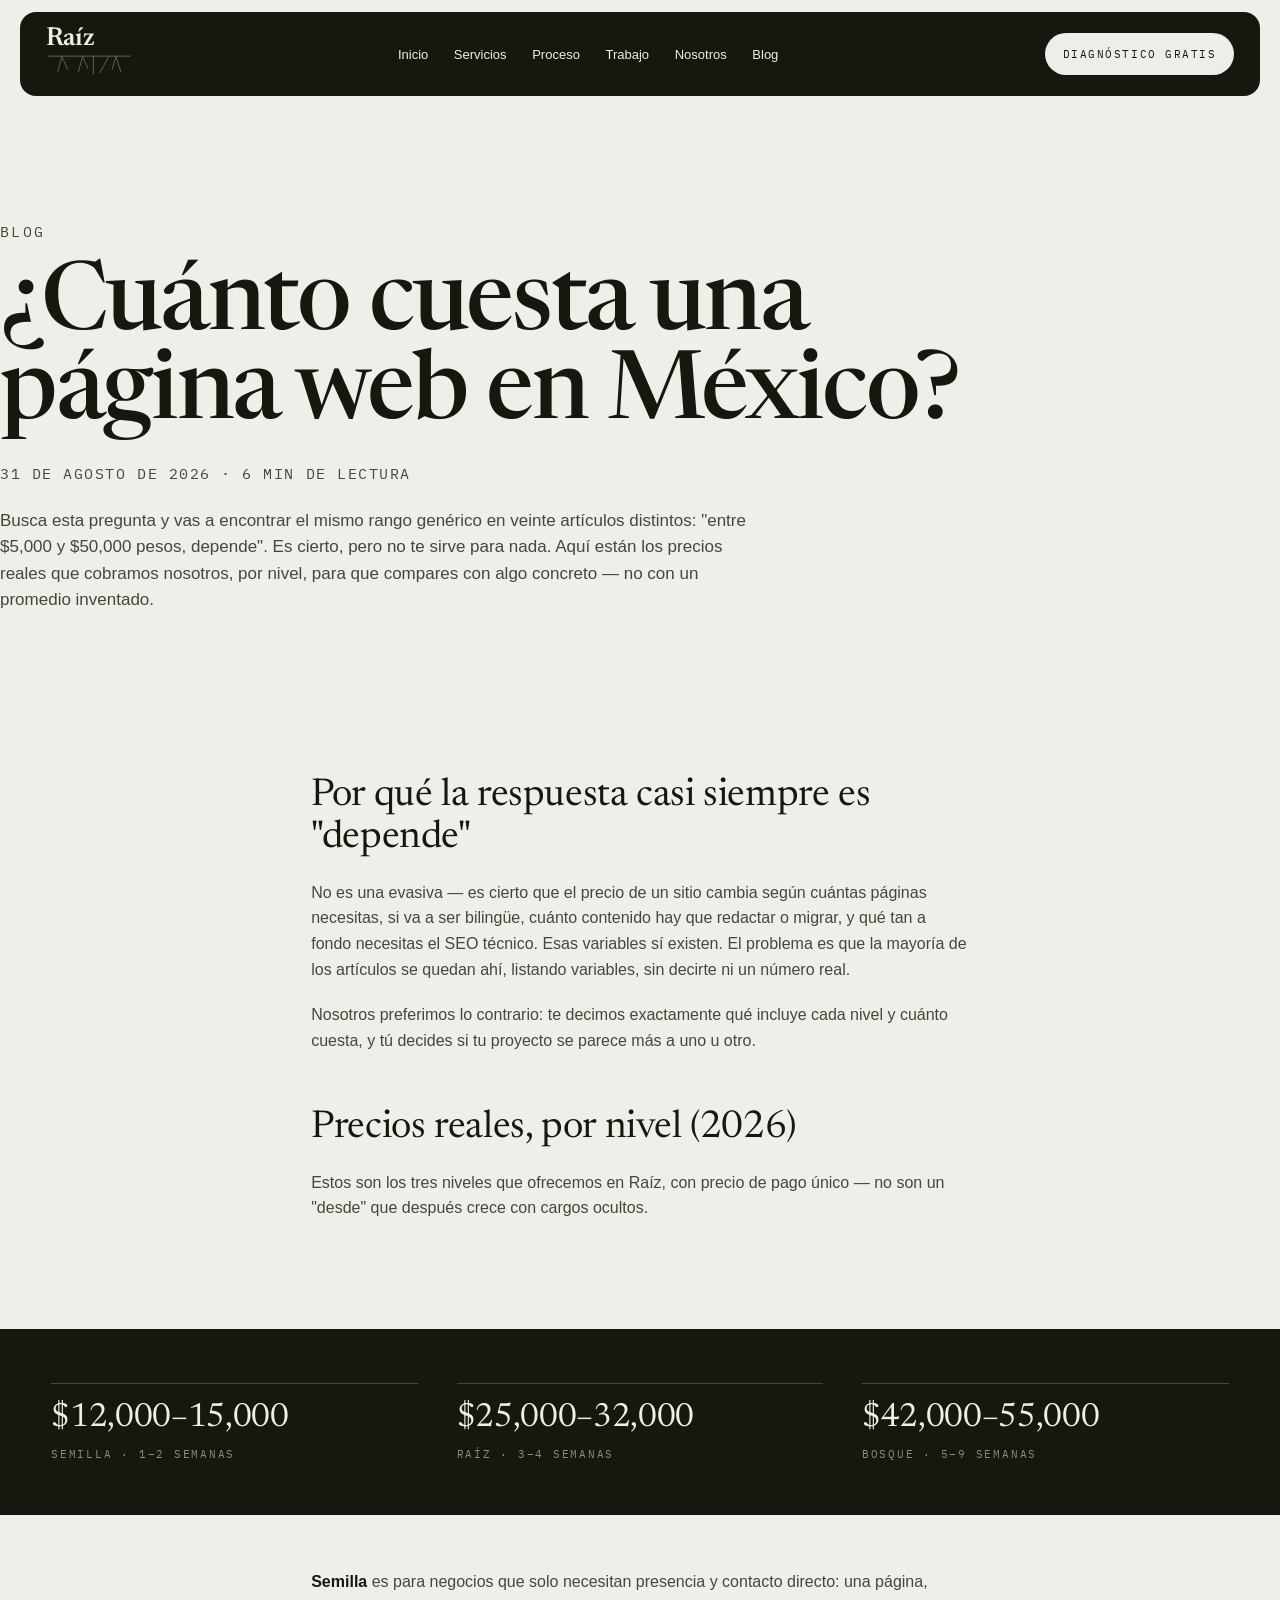
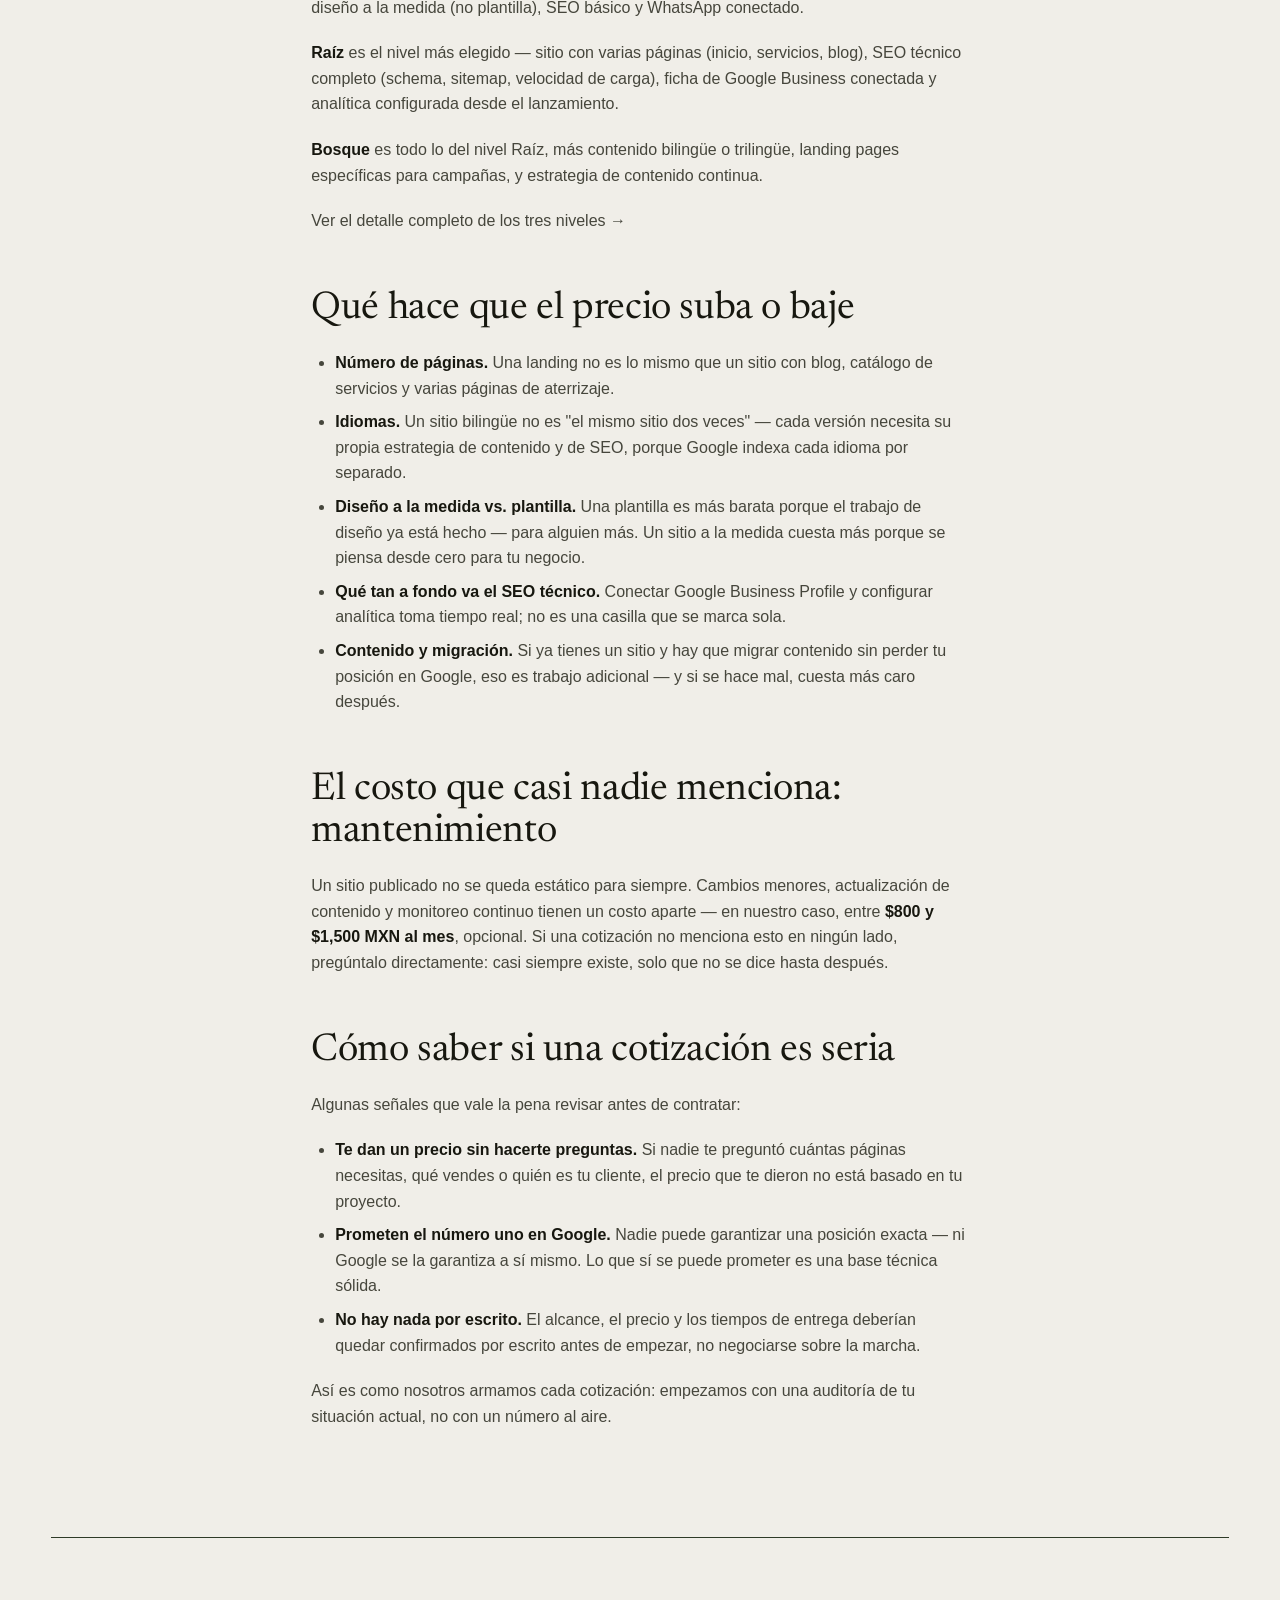
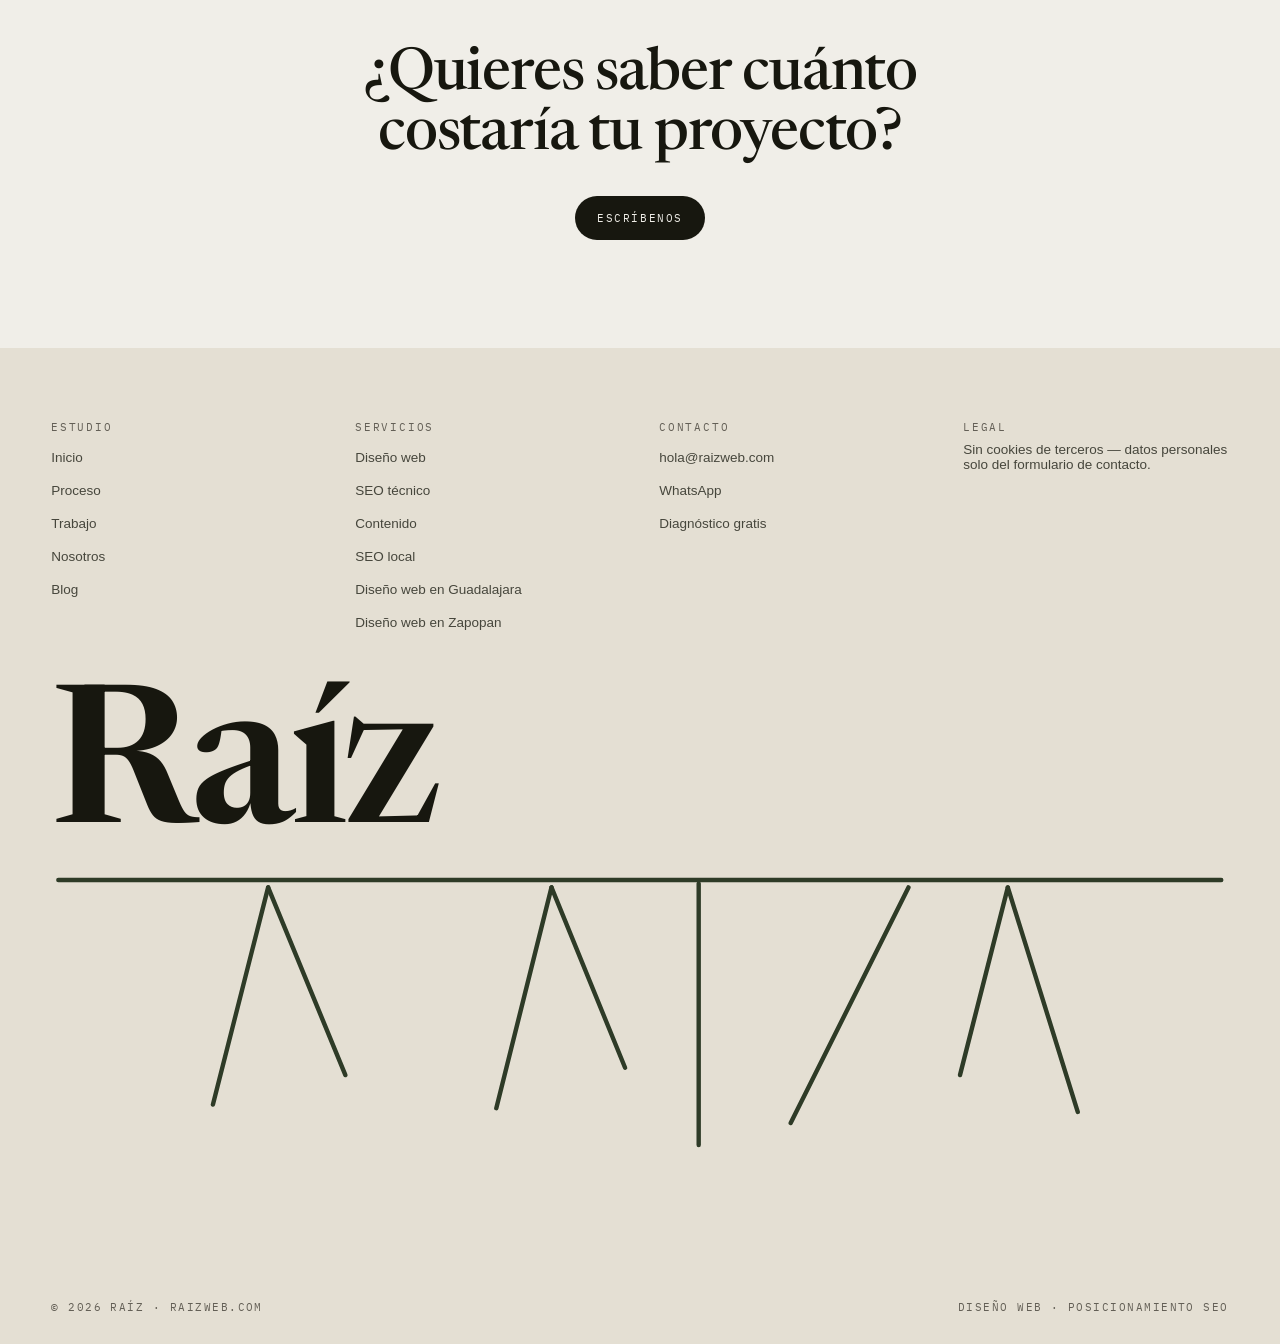
<file: blog/cuanto-cuesta-una-pagina-web-mexico.html>
<!doctype html>
<html lang="es-MX">
<head>
<meta charset="utf-8" />
<!-- Google tag (gtag.js) -->
<script async src="https://www.googletagmanager.com/gtag/js?id=G-R4C24F13Y9"></script>
<script>
  window.dataLayer = window.dataLayer || [];
  function gtag(){dataLayer.push(arguments);}
  gtag('js', new Date());
  gtag('config', 'G-R4C24F13Y9');
</script>
<meta name="viewport" content="width=device-width, initial-scale=1" />
<title>¿Cuánto Cuesta una Página Web en México? | Raíz</title>
<meta name="description" content="Precios reales de diseño web en México, por nivel de proyecto — no el rango genérico de siempre. Desde $12,000 MXN, con lo que incluye cada uno." />
<link rel="canonical" href="https://raizweb.com/blog/cuanto-cuesta-una-pagina-web-mexico" />
<meta name="theme-color" content="#17170F" />
<link rel="icon" href="/assets/icons/favicon.svg" type="image/svg+xml" />
<link rel="manifest" href="/site.webmanifest" />

<meta property="og:type" content="article" />
<meta property="og:site_name" content="Raíz" />
<meta property="og:title" content="¿Cuánto Cuesta una Página Web en México? | Raíz" />
<meta property="og:description" content="Precios reales de diseño web en México, por nivel de proyecto — no el rango genérico de siempre." />
<meta property="og:url" content="https://raizweb.com/blog/cuanto-cuesta-una-pagina-web-mexico" />
<meta property="og:locale" content="es_MX" />
<meta property="og:image" content="https://raizweb.com/assets/img/og/og-servicios.jpg" />
<meta property="og:image:width" content="1200" />
<meta property="og:image:height" content="630" />
<meta name="twitter:card" content="summary_large_image" />
<meta name="twitter:image" content="https://raizweb.com/assets/img/og/og-servicios.jpg" />

<link rel="preconnect" href="https://fonts.googleapis.com" />
<link rel="preconnect" href="https://fonts.gstatic.com" crossorigin />
<link href="https://fonts.googleapis.com/css2?family=Newsreader:ital,opsz,wght@0,6..72,400;0,6..72,500;0,6..72,600;1,6..72,400&family=IBM+Plex+Mono:wght@400;500&display=swap" rel="stylesheet" />
<link rel="stylesheet" href="../css/raiz.css?v=4" />

<script type="application/ld+json">
{
  "@context": "https://schema.org",
  "@type": "BreadcrumbList",
  "itemListElement": [
    { "@type": "ListItem", "position": 1, "name": "Inicio", "item": "https://raizweb.com/" },
    { "@type": "ListItem", "position": 2, "name": "Blog", "item": "https://raizweb.com/blog/" },
    { "@type": "ListItem", "position": 3, "name": "¿Cuánto cuesta una página web en México?", "item": "https://raizweb.com/blog/cuanto-cuesta-una-pagina-web-mexico" }
  ]
}
</script>
<script type="application/ld+json">
{
  "@context": "https://schema.org",
  "@type": "BlogPosting",
  "headline": "¿Cuánto cuesta una página web en México? Precios reales, no promedios",
  "description": "Precios reales de diseño web en México, por nivel de proyecto — no el rango genérico de siempre.",
  "datePublished": "2026-08-31",
  "dateModified": "2026-08-31",
  "inLanguage": "es-MX",
  "author": { "@type": "ProfessionalService", "name": "Raíz", "url": "https://raizweb.com/" },
  "publisher": { "@type": "ProfessionalService", "name": "Raíz", "url": "https://raizweb.com/" },
  "mainEntityOfPage": "https://raizweb.com/blog/cuanto-cuesta-una-pagina-web-mexico"
}
</script>
</head>
<body>

<a class="skip-link" href="#main">Saltar al contenido</a>

<header class="encabezado">
  <div class="encabezado__barra">
    <a class="marca" href="/" aria-label="Raíz, inicio">
      <span class="marca__texto">Raíz</span>
      <svg class="marca__raices" viewBox="0 0 640 210" fill="none" stroke="currentColor" stroke-width="7" stroke-linecap="round" aria-hidden="true">
        <path d="M14 16 H626" />
        <path d="M118 20 L88 128" /><path d="M118 20 L160 112" />
        <path d="M272 20 L242 130" /><path d="M272 20 L312 108" />
        <path d="M352 18 L352 150" />
        <path d="M466 20 L402 138" />
        <path d="M520 20 L494 112" /><path d="M520 20 L558 132" />
      </svg>
    </a>
    <nav class="nav">
      <a href="/">Inicio</a>
      <a href="/servicios">Servicios</a>
      <a href="/proceso">Proceso</a>
      <a href="/trabajos">Trabajo</a>
      <a href="/nosotros">Nosotros</a>
      <a href="/blog/">Blog</a>
    </nav>
    <a class="btn btn--claro" href="/contacto"><span class="btn__largo">Diagnóstico gratis</span><span class="btn__corto">Diagnóstico</span></a>
    <button class="menu-boton" type="button" data-menu-boton aria-expanded="false" aria-controls="menu-movil" aria-label="Abrir menú">
      <span></span><span></span>
    </button>
  </div>
</header>

<div class="menu-movil" id="menu-movil" data-menu-movil>
  <nav>
    <a href="/">Inicio</a>
    <a href="/servicios">Servicios</a>
    <a href="/proceso">Proceso</a>
    <a href="/trabajos">Trabajo</a>
    <a href="/nosotros">Nosotros</a>
    <a href="/blog/">Blog</a>
  </nav>
  <a class="btn btn--claro menu-movil__cta" href="/contacto">Diagnóstico gratis</a>
  <svg class="menu-movil__raices" viewBox="0 0 640 210" fill="none" stroke="currentColor" stroke-width="2.4" stroke-linecap="round" preserveAspectRatio="none" aria-hidden="true">
    <path d="M4 6 H636" />
    <path d="M118 10 L88 128" /><path d="M118 10 L160 112" />
    <path d="M272 10 L242 130" /><path d="M272 10 L312 108" />
    <path d="M352 8 L352 150" />
    <path d="M466 10 L402 138" />
    <path d="M520 10 L494 112" /><path d="M520 10 L558 132" />
  </svg>
</div>

<main id="main">
  <article>
    <section class="pagina-hero contenedor">
      <p class="mono pagina-hero__eyebrow">Blog</p>
      <h1 style="max-width: 22ch;">¿Cuánto cuesta una página web en México?</h1>
      <p class="articulo-meta">31 de agosto de 2026 · 6 min de lectura</p>
      <p style="max-width: 760px; font-size: clamp(17px, 1.3vw, 20px);">Busca esta pregunta y vas a encontrar el mismo rango genérico en veinte artículos distintos: "entre $5,000 y $50,000 pesos, depende". Es cierto, pero no te sirve para nada. Aquí están los precios reales que cobramos nosotros, por nivel, para que compares con algo concreto — no con un promedio inventado.</p>
    </section>

    <section class="seccion" style="padding-top: 0">
      <div class="contenedor articulo-cuerpo">

        <h2>Por qué la respuesta casi siempre es "depende"</h2>
        <p>No es una evasiva — es cierto que el precio de un sitio cambia según cuántas páginas necesitas, si va a ser bilingüe, cuánto contenido hay que redactar o migrar, y qué tan a fondo necesitas el SEO técnico. Esas variables sí existen. El problema es que la mayoría de los artículos se quedan ahí, listando variables, sin decirte ni un número real.</p>
        <p>Nosotros preferimos lo contrario: te decimos exactamente qué incluye cada nivel y cuánto cuesta, y tú decides si tu proyecto se parece más a uno u otro.</p>

        <h2>Precios reales, por nivel (2026)</h2>
        <p>Estos son los tres niveles que ofrecemos en Raíz, con precio de pago único — no son un "desde" que después crece con cargos ocultos.</p>
      </div>
    </section>

    <section class="seccion seccion--ink" style="padding: clamp(40px, 6vh, 70px) 0">
      <div class="contenedor cifras">
        <div class="cifra">
          <p class="cifra__valor cifra__valor--precio">$12,000–15,000</p>
          <p class="mono mono--ink cifra__etiqueta">Semilla · 1–2 semanas</p>
        </div>
        <div class="cifra">
          <p class="cifra__valor cifra__valor--precio">$25,000–32,000</p>
          <p class="mono mono--ink cifra__etiqueta">Raíz · 3–4 semanas</p>
        </div>
        <div class="cifra">
          <p class="cifra__valor cifra__valor--precio">$42,000–55,000</p>
          <p class="mono mono--ink cifra__etiqueta">Bosque · 5–9 semanas</p>
        </div>
      </div>
    </section>

    <section class="seccion" style="padding-top: 0">
      <div class="contenedor articulo-cuerpo">
        <p style="margin-top: clamp(40px, 6vh, 64px)"><strong>Semilla</strong> es para negocios que solo necesitan presencia y contacto directo: una página, diseño a la medida (no plantilla), SEO básico y WhatsApp conectado.</p>
        <p><strong>Raíz</strong> es el nivel más elegido — sitio con varias páginas (inicio, servicios, blog), SEO técnico completo (schema, sitemap, velocidad de carga), ficha de Google Business conectada y analítica configurada desde el lanzamiento.</p>
        <p><strong>Bosque</strong> es todo lo del nivel Raíz, más contenido bilingüe o trilingüe, landing pages específicas para campañas, y estrategia de contenido continua.</p>
        <p>Ver el <a href="/servicios">detalle completo de los tres niveles →</a></p>

        <h2>Qué hace que el precio suba o baje</h2>
        <ul>
          <li><strong>Número de páginas.</strong> Una landing no es lo mismo que un sitio con blog, catálogo de servicios y varias páginas de aterrizaje.</li>
          <li><strong>Idiomas.</strong> Un sitio bilingüe no es "el mismo sitio dos veces" — cada versión necesita su propia estrategia de contenido y de SEO, porque Google indexa cada idioma por separado.</li>
          <li><strong>Diseño a la medida vs. plantilla.</strong> Una plantilla es más barata porque el trabajo de diseño ya está hecho — para alguien más. Un sitio a la medida cuesta más porque se piensa desde cero para tu negocio.</li>
          <li><strong>Qué tan a fondo va el SEO técnico.</strong> Conectar Google Business Profile y configurar analítica toma tiempo real; no es una casilla que se marca sola.</li>
          <li><strong>Contenido y migración.</strong> Si ya tienes un sitio y hay que migrar contenido sin perder tu posición en Google, eso es trabajo adicional — y si se hace mal, cuesta más caro después.</li>
        </ul>

        <h2>El costo que casi nadie menciona: mantenimiento</h2>
        <p>Un sitio publicado no se queda estático para siempre. Cambios menores, actualización de contenido y monitoreo continuo tienen un costo aparte — en nuestro caso, entre <strong>$800 y $1,500 MXN al mes</strong>, opcional. Si una cotización no menciona esto en ningún lado, pregúntalo directamente: casi siempre existe, solo que no se dice hasta después.</p>

        <h2>Cómo saber si una cotización es seria</h2>
        <p>Algunas señales que vale la pena revisar antes de contratar:</p>
        <ul>
          <li><strong>Te dan un precio sin hacerte preguntas.</strong> Si nadie te preguntó cuántas páginas necesitas, qué vendes o quién es tu cliente, el precio que te dieron no está basado en tu proyecto.</li>
          <li><strong>Prometen el número uno en Google.</strong> Nadie puede garantizar una posición exacta — ni Google se la garantiza a sí mismo. Lo que sí se puede prometer es una base técnica sólida.</li>
          <li><strong>No hay nada por escrito.</strong> El alcance, el precio y los tiempos de entrega deberían quedar confirmados por escrito antes de empezar, no negociarse sobre la marcha.</li>
        </ul>
        <p>Así es como <a href="/proceso">nosotros armamos cada cotización</a>: empezamos con una auditoría de tu situación actual, no con un número al aire.</p>

      </div>
    </section>

    <section class="contenedor">
      <div class="cta-final reveal">
        <h2>¿Quieres saber cuánto costaría tu proyecto?</h2>
        <a class="btn btn--solido" href="/contacto">Escríbenos</a>
      </div>
    </section>
  </article>
</main>

<footer class="pie">
  <div class="contenedor">
    <div class="pie__mapa">
      <div class="pie__col">
        <p class="mono">Estudio</p>
        <a href="/">Inicio</a><a href="/proceso">Proceso</a><a href="/trabajos">Trabajo</a><a href="/nosotros">Nosotros</a><a href="/blog/">Blog</a>
      </div>
      <div class="pie__col">
        <p class="mono">Servicios</p>
        <a href="/servicios">Diseño web</a><a href="/servicios">SEO técnico</a><a href="/servicios">Contenido</a><a href="/servicios">SEO local</a><a href="/diseno-web-guadalajara">Diseño web en Guadalajara</a><a href="/diseno-web-zapopan">Diseño web en Zapopan</a>
      </div>
      <div class="pie__col">
        <p class="mono">Contacto</p>
        <a href="mailto:hola@raizweb.com">hola@raizweb.com</a><a href="https://wa.me/523331425580" target="_blank" rel="noopener noreferrer" aria-label="WhatsApp (abre en una pestaña nueva)">WhatsApp</a><a href="/contacto">Diagnóstico gratis</a>
      </div>
      <div class="pie__col">
        <p class="mono">Legal</p>
        <p>Sin cookies de terceros — datos personales solo del formulario de contacto.</p>
      </div>
    </div>

    <div class="pie__firma">
      <p class="pie__wordmark">Raíz</p>
      <svg class="pie__raices" viewBox="0 0 640 210" fill="none" stroke="currentColor" stroke-width="2.4" stroke-linecap="round" preserveAspectRatio="none" aria-hidden="true">
        <path d="M4 6 H636" />
        <path d="M118 10 L88 128" /><path d="M118 10 L160 112" />
        <path d="M272 10 L242 130" /><path d="M272 10 L312 108" />
        <path d="M352 8 L352 150" />
        <path d="M466 10 L402 138" />
        <path d="M520 10 L494 112" /><path d="M520 10 L558 132" />
      </svg>
    </div>

    <div class="pie__legal">
      <span>© 2026 Raíz · raizweb.com</span>
      <span>Diseño web · Posicionamiento SEO</span>
    </div>
  </div>
</footer>

<script src="../js/raiz.js?v=2"></script>
</body>
</html>
</file>
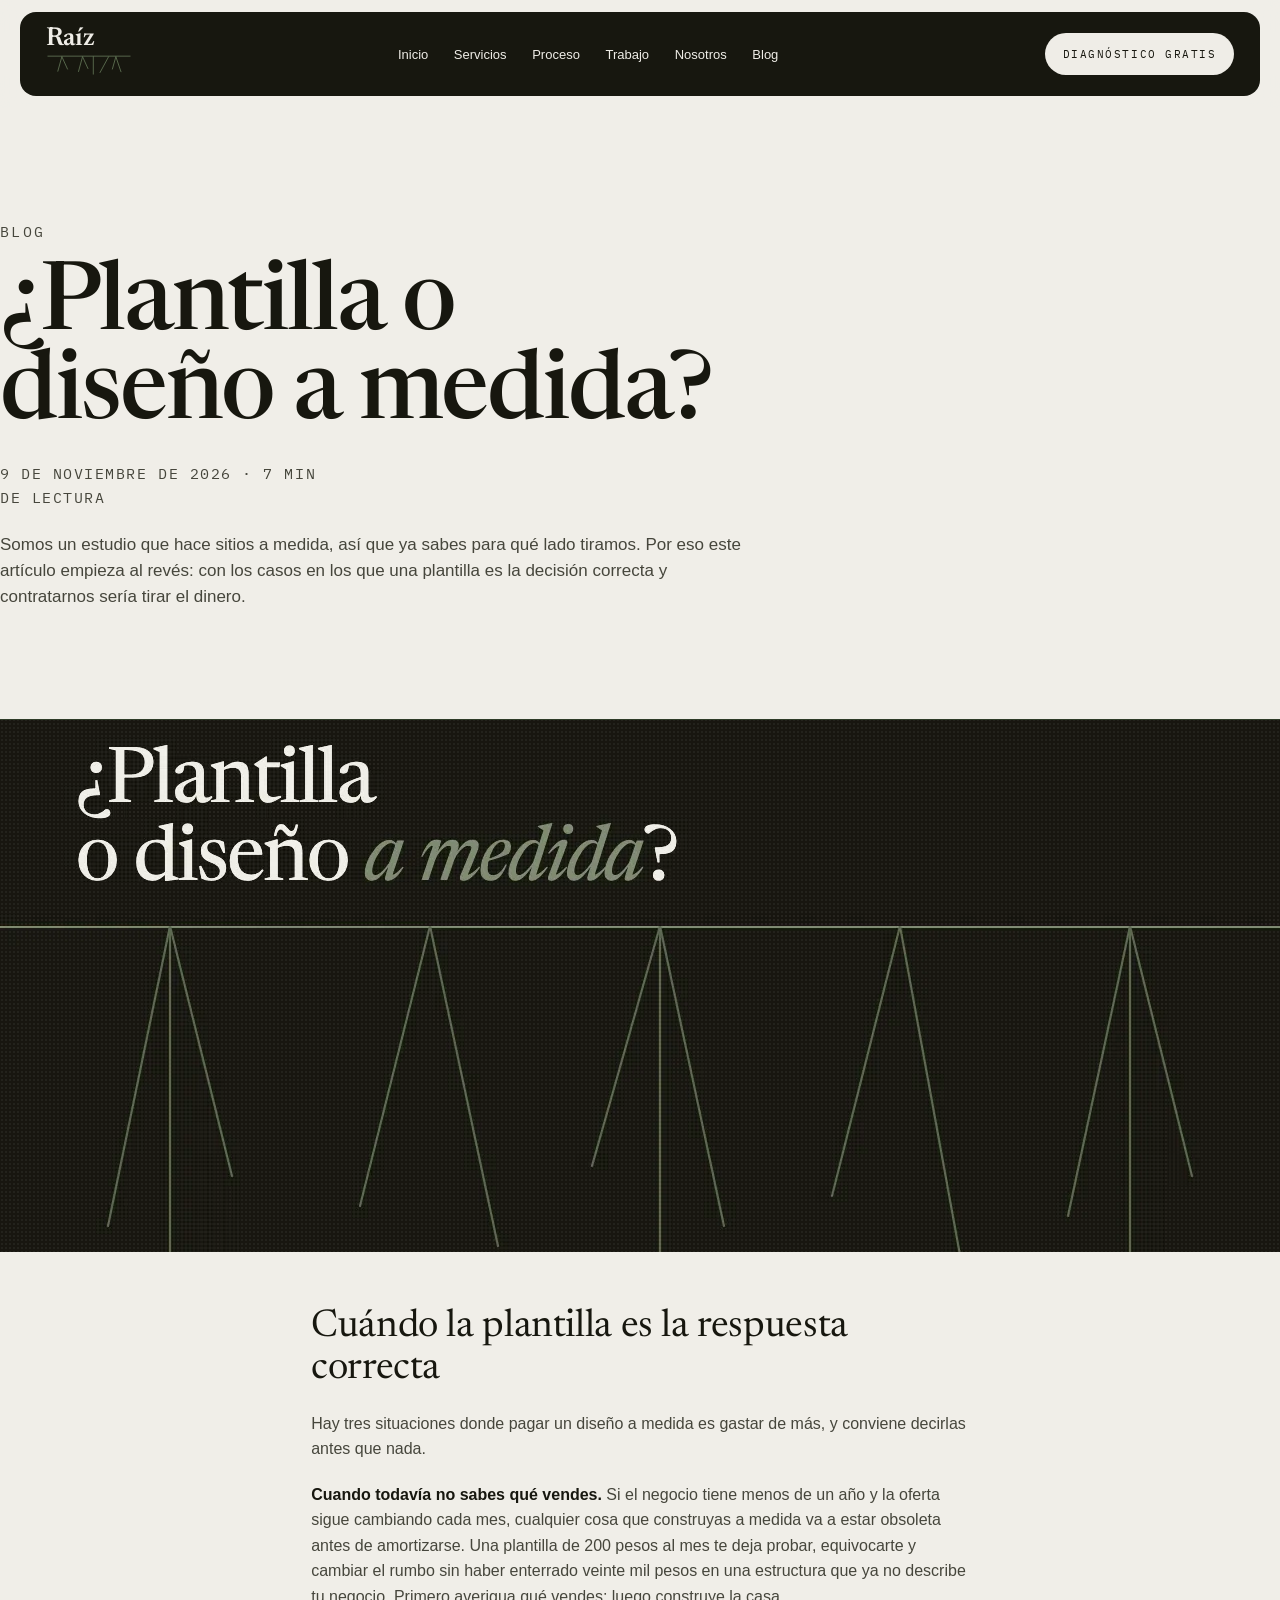
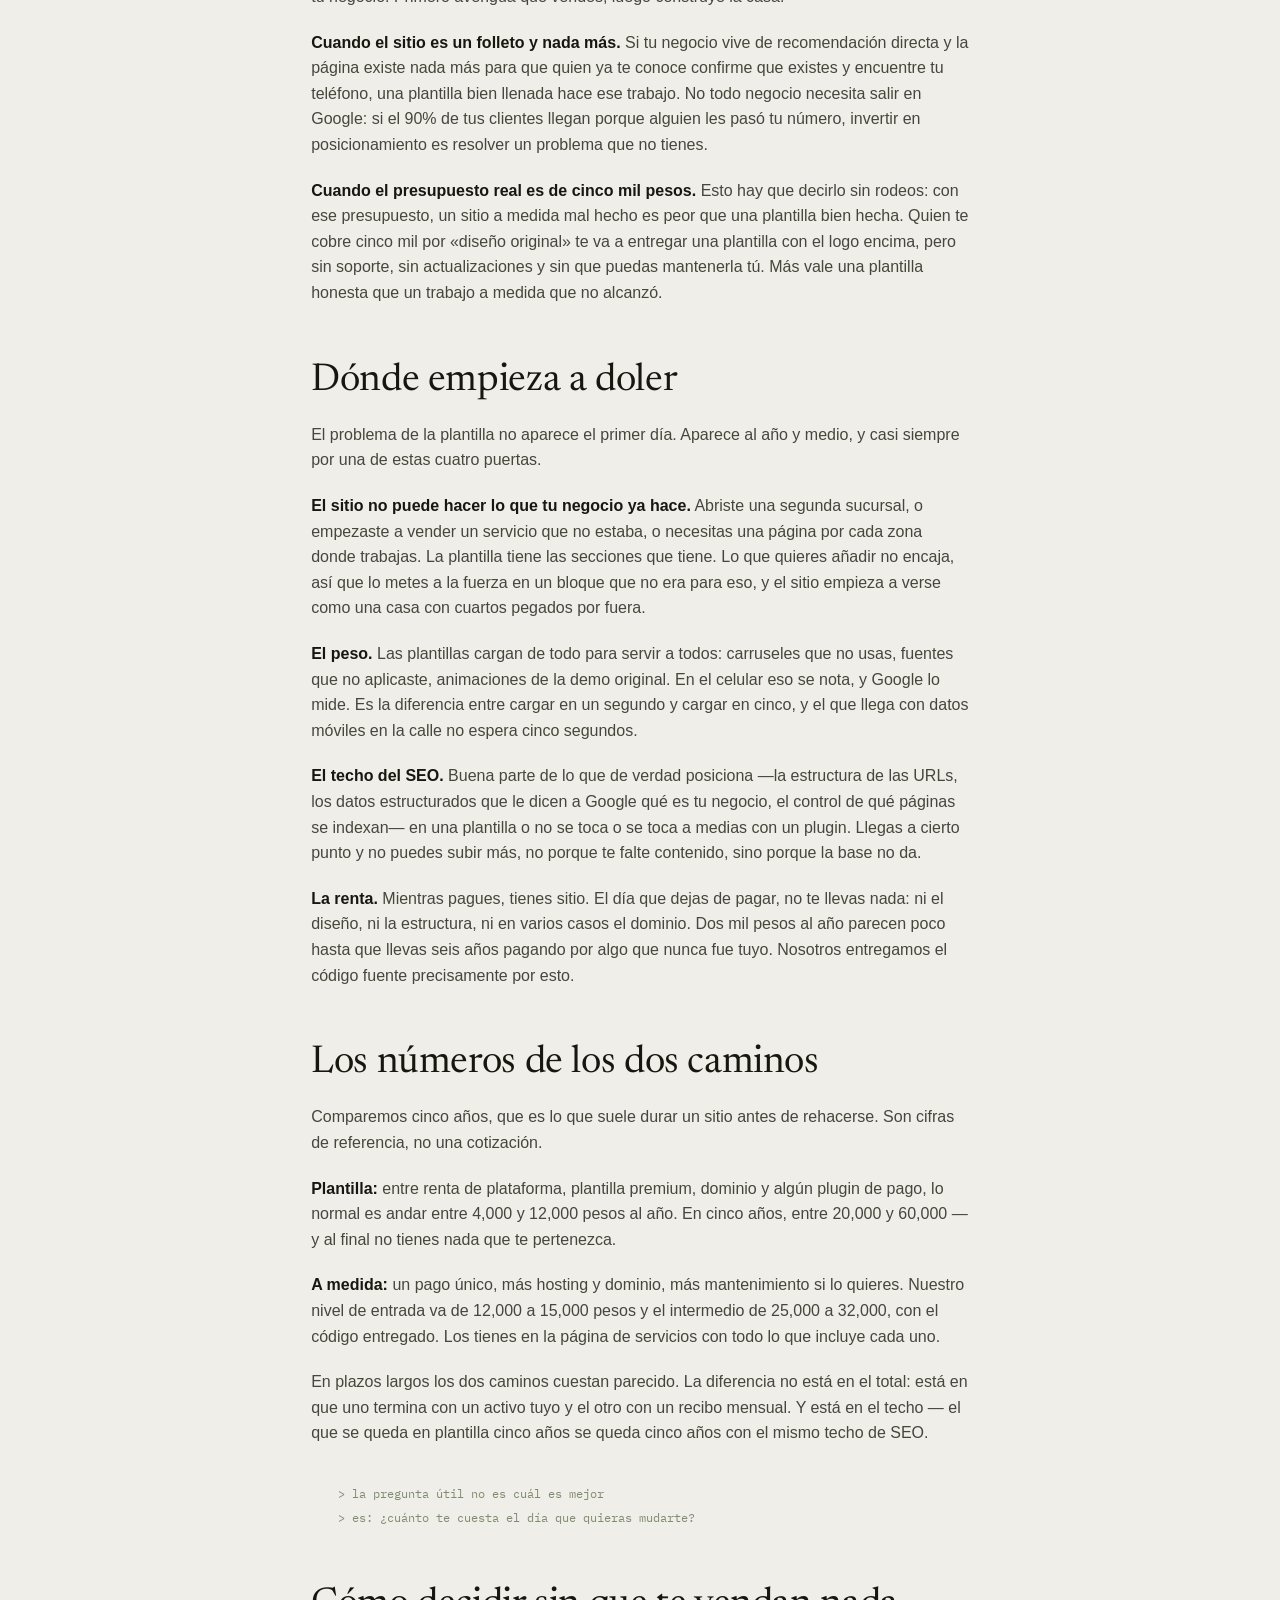
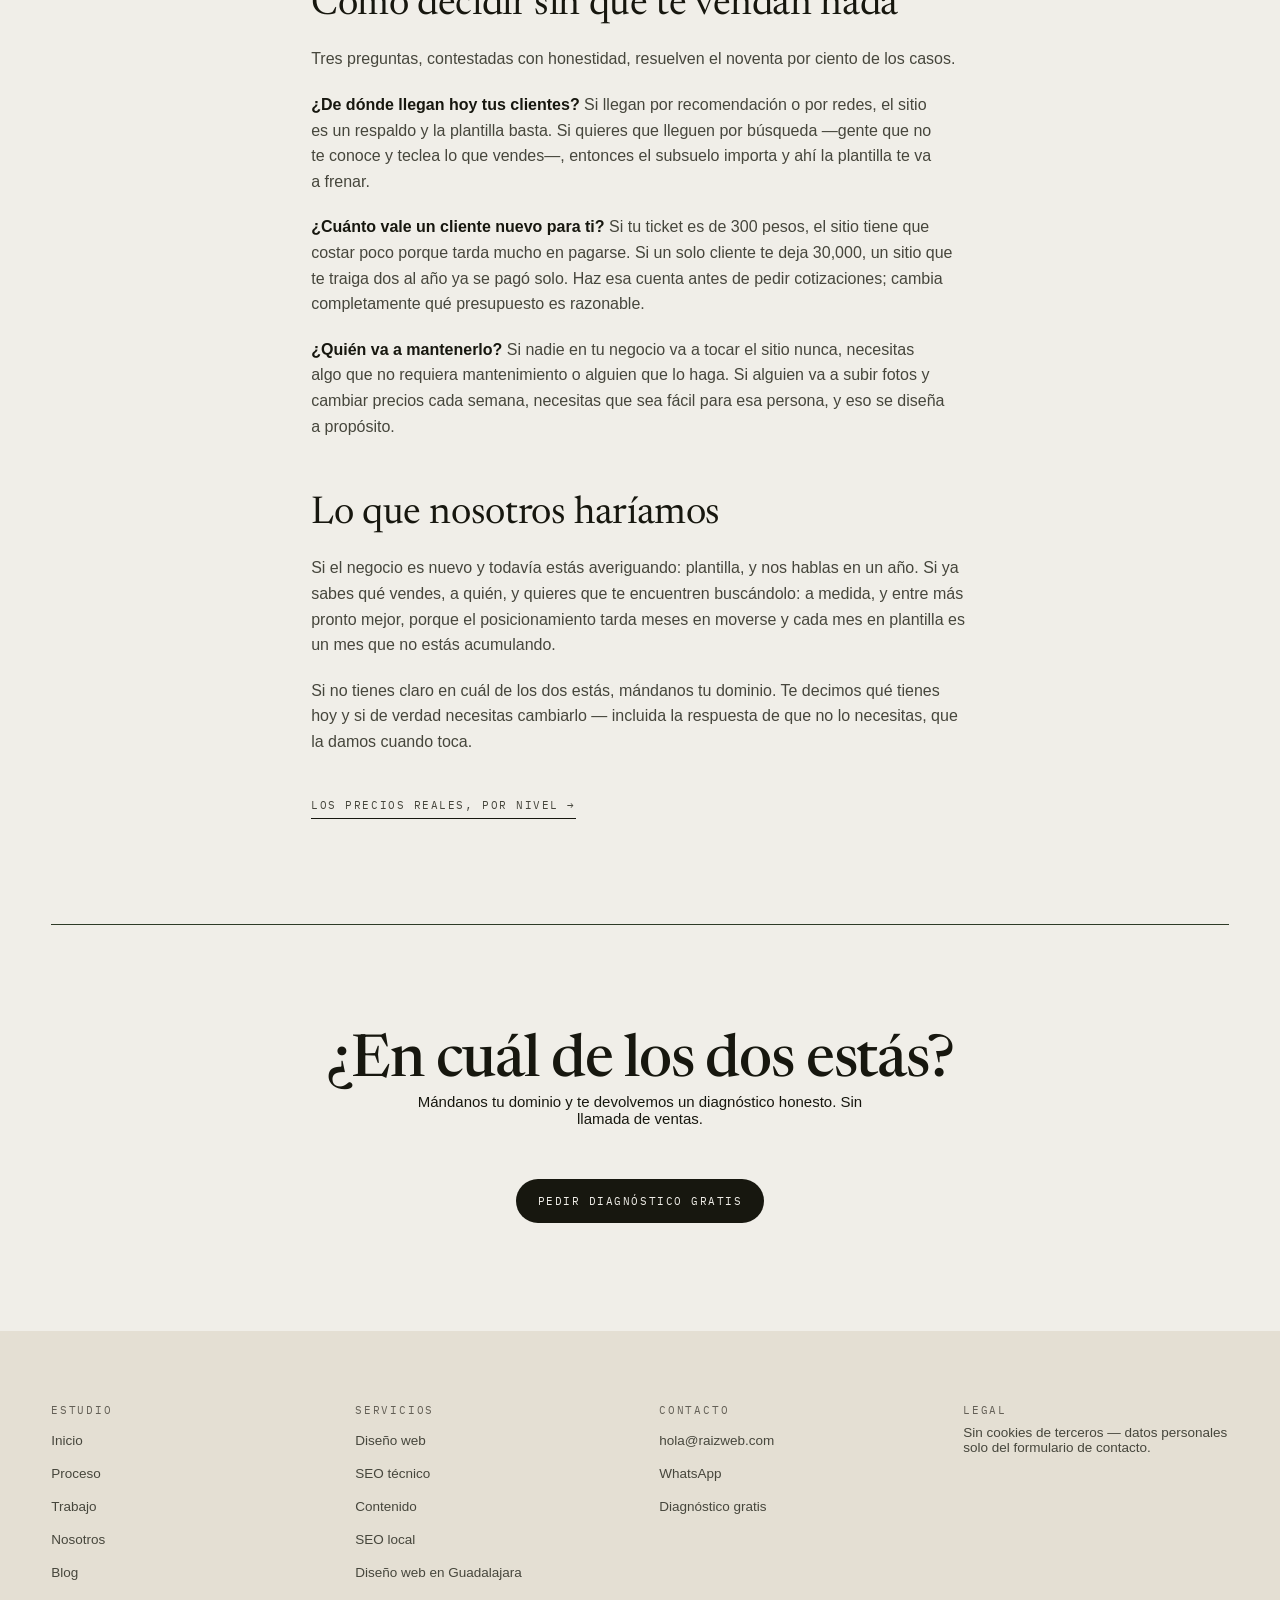
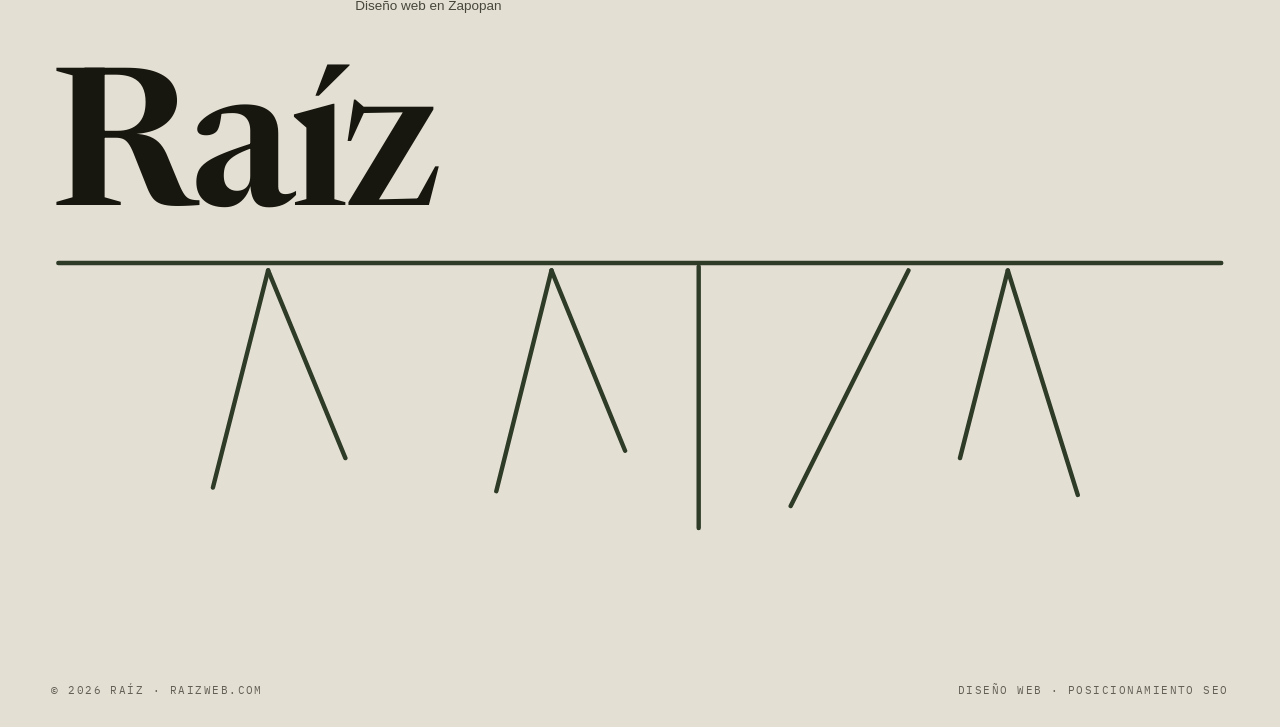
<file: blog/plantilla-o-diseno-a-medida.html>
<!doctype html>
<html lang="es-MX">
<head>
<meta charset="utf-8" />
<!-- Google tag (gtag.js) -->
<script async src="https://www.googletagmanager.com/gtag/js?id=G-R4C24F13Y9"></script>
<script>
  window.dataLayer = window.dataLayer || [];
  function gtag(){dataLayer.push(arguments);}
  gtag('js', new Date());
  gtag('config', 'G-R4C24F13Y9');
</script>
<meta name="viewport" content="width=device-width, initial-scale=1" />
<title>¿Plantilla o Diseño a Medida? Cuándo Conviene Cada Uno | Raíz</title>
<meta name="description" content="Cuándo una plantilla de Wix, Squarespace o WordPress es la decisión correcta, y cuándo te va a costar más barato hacerlo a medida. Con los números de los dos caminos." />
<link rel="canonical" href="https://raizweb.com/blog/plantilla-o-diseno-a-medida" />
<meta name="theme-color" content="#17170F" />
<link rel="icon" href="/assets/icons/favicon.svg" type="image/svg+xml" />
<link rel="manifest" href="/site.webmanifest" />

<meta property="og:type" content="article" />
<meta property="og:site_name" content="Raíz" />
<meta property="og:title" content="¿Plantilla o diseño a medida? Cuándo conviene cada uno | Raíz" />
<meta property="og:description" content="Cuándo una plantilla es la decisión correcta y cuándo te sale más caro — con los números de los dos caminos." />
<meta property="og:url" content="https://raizweb.com/blog/plantilla-o-diseno-a-medida" />
<meta property="og:locale" content="es_MX" />
<meta property="og:image" content="https://raizweb.com/assets/img/paginas/plantilla-o-medida.jpg" />
<meta property="og:image:width" content="1200" />
<meta property="og:image:height" content="630" />
<meta name="twitter:card" content="summary_large_image" />
<meta name="twitter:image" content="https://raizweb.com/assets/img/paginas/plantilla-o-medida.jpg" />

<link rel="preconnect" href="https://fonts.googleapis.com" />
<link rel="preconnect" href="https://fonts.gstatic.com" crossorigin />
<link href="https://fonts.googleapis.com/css2?family=Newsreader:ital,opsz,wght@0,6..72,400;0,6..72,500;0,6..72,600;1,6..72,400&family=IBM+Plex+Mono:wght@400;500&display=swap" rel="stylesheet" />
<link rel="stylesheet" href="../css/raiz.css?v=4" />

<script type="application/ld+json">
{
  "@context": "https://schema.org",
  "@type": "BreadcrumbList",
  "itemListElement": [
    { "@type": "ListItem", "position": 1, "name": "Inicio", "item": "https://raizweb.com/" },
    { "@type": "ListItem", "position": 2, "name": "Blog", "item": "https://raizweb.com/blog/" },
    { "@type": "ListItem", "position": 3, "name": "¿Plantilla o diseño a medida?", "item": "https://raizweb.com/blog/plantilla-o-diseno-a-medida" }
  ]
}
</script>
<script type="application/ld+json">
{
  "@context": "https://schema.org",
  "@type": "BlogPosting",
  "headline": "¿Plantilla o diseño a medida? Cuándo conviene cada uno",
  "description": "Cuándo una plantilla de Wix, Squarespace o WordPress es la decisión correcta, y cuándo te va a costar más barato hacerlo a medida. Con los números de los dos caminos.",
  "image": "https://raizweb.com/assets/img/paginas/plantilla-o-medida.jpg",
  "datePublished": "2026-11-09",
  "dateModified": "2026-11-09",
  "inLanguage": "es-MX",
  "author": { "@type": "ProfessionalService", "name": "Raíz", "url": "https://raizweb.com/" },
  "publisher": { "@type": "ProfessionalService", "name": "Raíz", "url": "https://raizweb.com/" },
  "mainEntityOfPage": "https://raizweb.com/blog/plantilla-o-diseno-a-medida"
}
</script>
</head>
<body>

<a class="skip-link" href="#main">Saltar al contenido</a>

<header class="encabezado">
  <div class="encabezado__barra">
    <a class="marca" href="/" aria-label="Raíz, inicio">
      <span class="marca__texto">Raíz</span>
      <svg class="marca__raices" viewBox="0 0 640 210" fill="none" stroke="currentColor" stroke-width="7" stroke-linecap="round" aria-hidden="true">
        <path d="M14 16 H626" />
        <path d="M118 20 L88 128" /><path d="M118 20 L160 112" />
        <path d="M272 20 L242 130" /><path d="M272 20 L312 108" />
        <path d="M352 18 L352 150" />
        <path d="M466 20 L402 138" />
        <path d="M520 20 L494 112" /><path d="M520 20 L558 132" />
      </svg>
    </a>
    <nav class="nav">
      <a href="/">Inicio</a>
      <a href="/servicios">Servicios</a>
      <a href="/proceso">Proceso</a>
      <a href="/trabajos">Trabajo</a>
      <a href="/nosotros">Nosotros</a>
      <a href="/blog/">Blog</a>
    </nav>
    <a class="btn btn--claro" href="/contacto"><span class="btn__largo">Diagnóstico gratis</span><span class="btn__corto">Diagnóstico</span></a>
    <button class="menu-boton" type="button" data-menu-boton aria-expanded="false" aria-controls="menu-movil" aria-label="Abrir menú">
      <span></span><span></span>
    </button>
  </div>
</header>

<div class="menu-movil" id="menu-movil" data-menu-movil>
  <nav>
    <a href="/">Inicio</a>
    <a href="/servicios">Servicios</a>
    <a href="/proceso">Proceso</a>
    <a href="/trabajos">Trabajo</a>
    <a href="/nosotros">Nosotros</a>
    <a href="/blog/">Blog</a>
  </nav>
  <a class="btn btn--claro menu-movil__cta" href="/contacto">Diagnóstico gratis</a>
  <svg class="menu-movil__raices" viewBox="0 0 640 210" fill="none" stroke="currentColor" stroke-width="2.4" stroke-linecap="round" preserveAspectRatio="none" aria-hidden="true">
    <path d="M4 6 H636" />
    <path d="M118 10 L88 128" /><path d="M118 10 L160 112" />
    <path d="M272 10 L242 130" /><path d="M272 10 L312 108" />
    <path d="M352 8 L352 150" />
    <path d="M466 10 L402 138" />
    <path d="M520 10 L494 112" /><path d="M520 10 L558 132" />
  </svg>
</div>

<main id="main">
  <article>
    <section class="pagina-hero contenedor">
      <p class="mono pagina-hero__eyebrow">Blog</p>
      <h1 style="max-width: 20ch;">¿Plantilla o diseño a medida?</h1>
      <p class="articulo-meta">9 de noviembre de 2026 · 7 min de lectura</p>
      <p style="max-width: 760px; font-size: clamp(17px, 1.3vw, 20px);">Somos un estudio que hace sitios a medida, así que ya sabes para qué lado tiramos. Por eso este artículo empieza al revés: con los casos en los que una plantilla es la decisión correcta y contratarnos sería tirar el dinero.</p>
    </section>

    <div class="pagina-imagen">
      <picture>
        <source srcset="../assets/img/paginas/plantilla-o-medida.webp" type="image/webp">
        <img src="../assets/img/paginas/plantilla-o-medida.jpg" alt="El título del artículo sobre fondo oscuro, con la línea del suelo de la marca Raíz y las raíces descendiendo por debajo" loading="lazy" width="1280" height="720">
      </picture>
    </div>

    <section class="seccion" style="padding-top: 0">
      <div class="contenedor articulo-cuerpo">

        <h2>Cuándo la plantilla es la respuesta correcta</h2>

        <p>Hay tres situaciones donde pagar un diseño a medida es gastar de más, y conviene decirlas antes que nada.</p>

        <p><strong>Cuando todavía no sabes qué vendes.</strong> Si el negocio tiene menos de un año y la oferta sigue cambiando cada mes, cualquier cosa que construyas a medida va a estar obsoleta antes de amortizarse. Una plantilla de 200 pesos al mes te deja probar, equivocarte y cambiar el rumbo sin haber enterrado veinte mil pesos en una estructura que ya no describe tu negocio. Primero averigua qué vendes; luego construye la casa.</p>

        <p><strong>Cuando el sitio es un folleto y nada más.</strong> Si tu negocio vive de recomendación directa y la página existe nada más para que quien ya te conoce confirme que existes y encuentre tu teléfono, una plantilla bien llenada hace ese trabajo. No todo negocio necesita salir en Google: si el 90% de tus clientes llegan porque alguien les pasó tu número, invertir en posicionamiento es resolver un problema que no tienes.</p>

        <p><strong>Cuando el presupuesto real es de cinco mil pesos.</strong> Esto hay que decirlo sin rodeos: con ese presupuesto, un sitio a medida mal hecho es peor que una plantilla bien hecha. Quien te cobre cinco mil por «diseño original» te va a entregar una plantilla con el logo encima, pero sin soporte, sin actualizaciones y sin que puedas mantenerla tú. Más vale una plantilla honesta que un trabajo a medida que no alcanzó.</p>

        <h2>Dónde empieza a doler</h2>

        <p>El problema de la plantilla no aparece el primer día. Aparece al año y medio, y casi siempre por una de estas cuatro puertas.</p>

        <p><strong>El sitio no puede hacer lo que tu negocio ya hace.</strong> Abriste una segunda sucursal, o empezaste a vender un servicio que no estaba, o necesitas una página por cada zona donde trabajas. La plantilla tiene las secciones que tiene. Lo que quieres añadir no encaja, así que lo metes a la fuerza en un bloque que no era para eso, y el sitio empieza a verse como una casa con cuartos pegados por fuera.</p>

        <p><strong>El peso.</strong> Las plantillas cargan de todo para servir a todos: carruseles que no usas, fuentes que no aplicaste, animaciones de la demo original. En el celular eso se nota, y Google lo mide. Es la diferencia entre cargar en un segundo y cargar en cinco, y el que llega con datos móviles en la calle no espera cinco segundos.</p>

        <p><strong>El techo del SEO.</strong> Buena parte de lo que de verdad posiciona —la estructura de las URLs, los datos estructurados que le dicen a Google qué es tu negocio, el control de qué páginas se indexan— en una plantilla o no se toca o se toca a medias con un plugin. Llegas a cierto punto y no puedes subir más, no porque te falte contenido, sino porque la base no da.</p>

        <p><strong>La renta.</strong> Mientras pagues, tienes sitio. El día que dejas de pagar, no te llevas nada: ni el diseño, ni la estructura, ni en varios casos el dominio. Dos mil pesos al año parecen poco hasta que llevas seis años pagando por algo que nunca fue tuyo. <a href="/nosotros">Nosotros entregamos el código fuente</a> precisamente por esto.</p>

        <h2>Los números de los dos caminos</h2>

        <p>Comparemos cinco años, que es lo que suele durar un sitio antes de rehacerse. Son cifras de referencia, no una cotización.</p>

        <p><strong>Plantilla:</strong> entre renta de plataforma, plantilla premium, dominio y algún plugin de pago, lo normal es andar entre 4,000 y 12,000 pesos al año. En cinco años, entre 20,000 y 60,000 — y al final no tienes nada que te pertenezca.</p>

        <p><strong>A medida:</strong> un pago único, más hosting y dominio, más mantenimiento si lo quieres. Nuestro nivel de entrada va de 12,000 a 15,000 pesos y el intermedio de 25,000 a 32,000, con el código entregado. Los tienes en <a href="/servicios">la página de servicios</a> con todo lo que incluye cada uno.</p>

        <p>En plazos largos los dos caminos cuestan parecido. La diferencia no está en el total: está en que uno termina con un activo tuyo y el otro con un recibo mensual. Y está en el techo — el que se queda en plantilla cinco años se queda cinco años con el mismo techo de SEO.</p>

        <aside class="terminal" style="margin: clamp(28px, 4vh, 44px) 0">
          <div>&gt; la pregunta útil no es cuál es mejor</div>
          <div>&gt; es: ¿cuánto te cuesta el día que quieras mudarte?</div>
        </aside>

        <h2>Cómo decidir sin que te vendan nada</h2>

        <p>Tres preguntas, contestadas con honestidad, resuelven el noventa por ciento de los casos.</p>

        <p><strong>¿De dónde llegan hoy tus clientes?</strong> Si llegan por recomendación o por redes, el sitio es un respaldo y la plantilla basta. Si quieres que lleguen por búsqueda —gente que no te conoce y teclea lo que vendes—, entonces el subsuelo importa y ahí la plantilla te va a frenar.</p>

        <p><strong>¿Cuánto vale un cliente nuevo para ti?</strong> Si tu ticket es de 300 pesos, el sitio tiene que costar poco porque tarda mucho en pagarse. Si un solo cliente te deja 30,000, un sitio que te traiga dos al año ya se pagó solo. Haz esa cuenta antes de pedir cotizaciones; cambia completamente qué presupuesto es razonable.</p>

        <p><strong>¿Quién va a mantenerlo?</strong> Si nadie en tu negocio va a tocar el sitio nunca, necesitas algo que no requiera mantenimiento o alguien que lo haga. Si alguien va a subir fotos y cambiar precios cada semana, necesitas que sea fácil para esa persona, y eso se diseña a propósito.</p>

        <h2>Lo que nosotros haríamos</h2>

        <p>Si el negocio es nuevo y todavía estás averiguando: plantilla, y nos hablas en un año. Si ya sabes qué vendes, a quién, y quieres que te encuentren buscándolo: a medida, y entre más pronto mejor, porque el posicionamiento tarda meses en moverse y cada mes en plantilla es un mes que no estás acumulando.</p>

        <p>Si no tienes claro en cuál de los dos estás, <a href="/contacto">mándanos tu dominio</a>. Te decimos qué tienes hoy y si de verdad necesitas cambiarlo — incluida la respuesta de que no lo necesitas, que la damos cuando toca.</p>

        <p style="margin-top: clamp(28px, 4vh, 40px)"><a class="enlace-subrayado" href="/blog/cuanto-cuesta-una-pagina-web-mexico">Los precios reales, por nivel →</a></p>

      </div>
    </section>

    <section class="contenedor">
      <div class="cta-final reveal">
        <h2>¿En cuál de los dos estás?</h2>
        <p style="max-width: 54ch; margin: 0 auto 22px">Mándanos tu dominio y te devolvemos un diagnóstico honesto. Sin llamada de ventas.</p>
        <a class="btn btn--solido" href="/contacto">Pedir diagnóstico gratis</a>
      </div>
    </section>
  </article>
</main>

<footer class="pie">
  <div class="contenedor">
    <div class="pie__mapa">
      <div class="pie__col">
        <p class="mono">Estudio</p>
        <a href="/">Inicio</a><a href="/proceso">Proceso</a><a href="/trabajos">Trabajo</a><a href="/nosotros">Nosotros</a><a href="/blog/">Blog</a>
      </div>
      <div class="pie__col">
        <p class="mono">Servicios</p>
        <a href="/servicios">Diseño web</a><a href="/servicios">SEO técnico</a><a href="/servicios">Contenido</a><a href="/servicios">SEO local</a><a href="/diseno-web-guadalajara">Diseño web en Guadalajara</a><a href="/diseno-web-zapopan">Diseño web en Zapopan</a>
      </div>
      <div class="pie__col">
        <p class="mono">Contacto</p>
        <a href="mailto:hola@raizweb.com">hola@raizweb.com</a><a href="https://wa.me/523331425580" target="_blank" rel="noopener noreferrer" aria-label="WhatsApp (abre en una pestaña nueva)">WhatsApp</a><a href="/contacto">Diagnóstico gratis</a>
      </div>
      <div class="pie__col">
        <p class="mono">Legal</p>
        <p>Sin cookies de terceros — datos personales solo del formulario de contacto.</p>
      </div>
    </div>

    <div class="pie__firma">
      <p class="pie__wordmark">Raíz</p>
      <svg class="pie__raices" viewBox="0 0 640 210" fill="none" stroke="currentColor" stroke-width="2.4" stroke-linecap="round" preserveAspectRatio="none" aria-hidden="true">
        <path d="M4 6 H636" />
        <path d="M118 10 L88 128" /><path d="M118 10 L160 112" />
        <path d="M272 10 L242 130" /><path d="M272 10 L312 108" />
        <path d="M352 8 L352 150" />
        <path d="M466 10 L402 138" />
        <path d="M520 10 L494 112" /><path d="M520 10 L558 132" />
      </svg>
    </div>

    <div class="pie__legal">
      <span>© 2026 Raíz · raizweb.com</span>
      <span>Diseño web · Posicionamiento SEO</span>
    </div>
  </div>
</footer>

<script src="../js/raiz.js?v=2"></script>
</body>
</html>
</file>
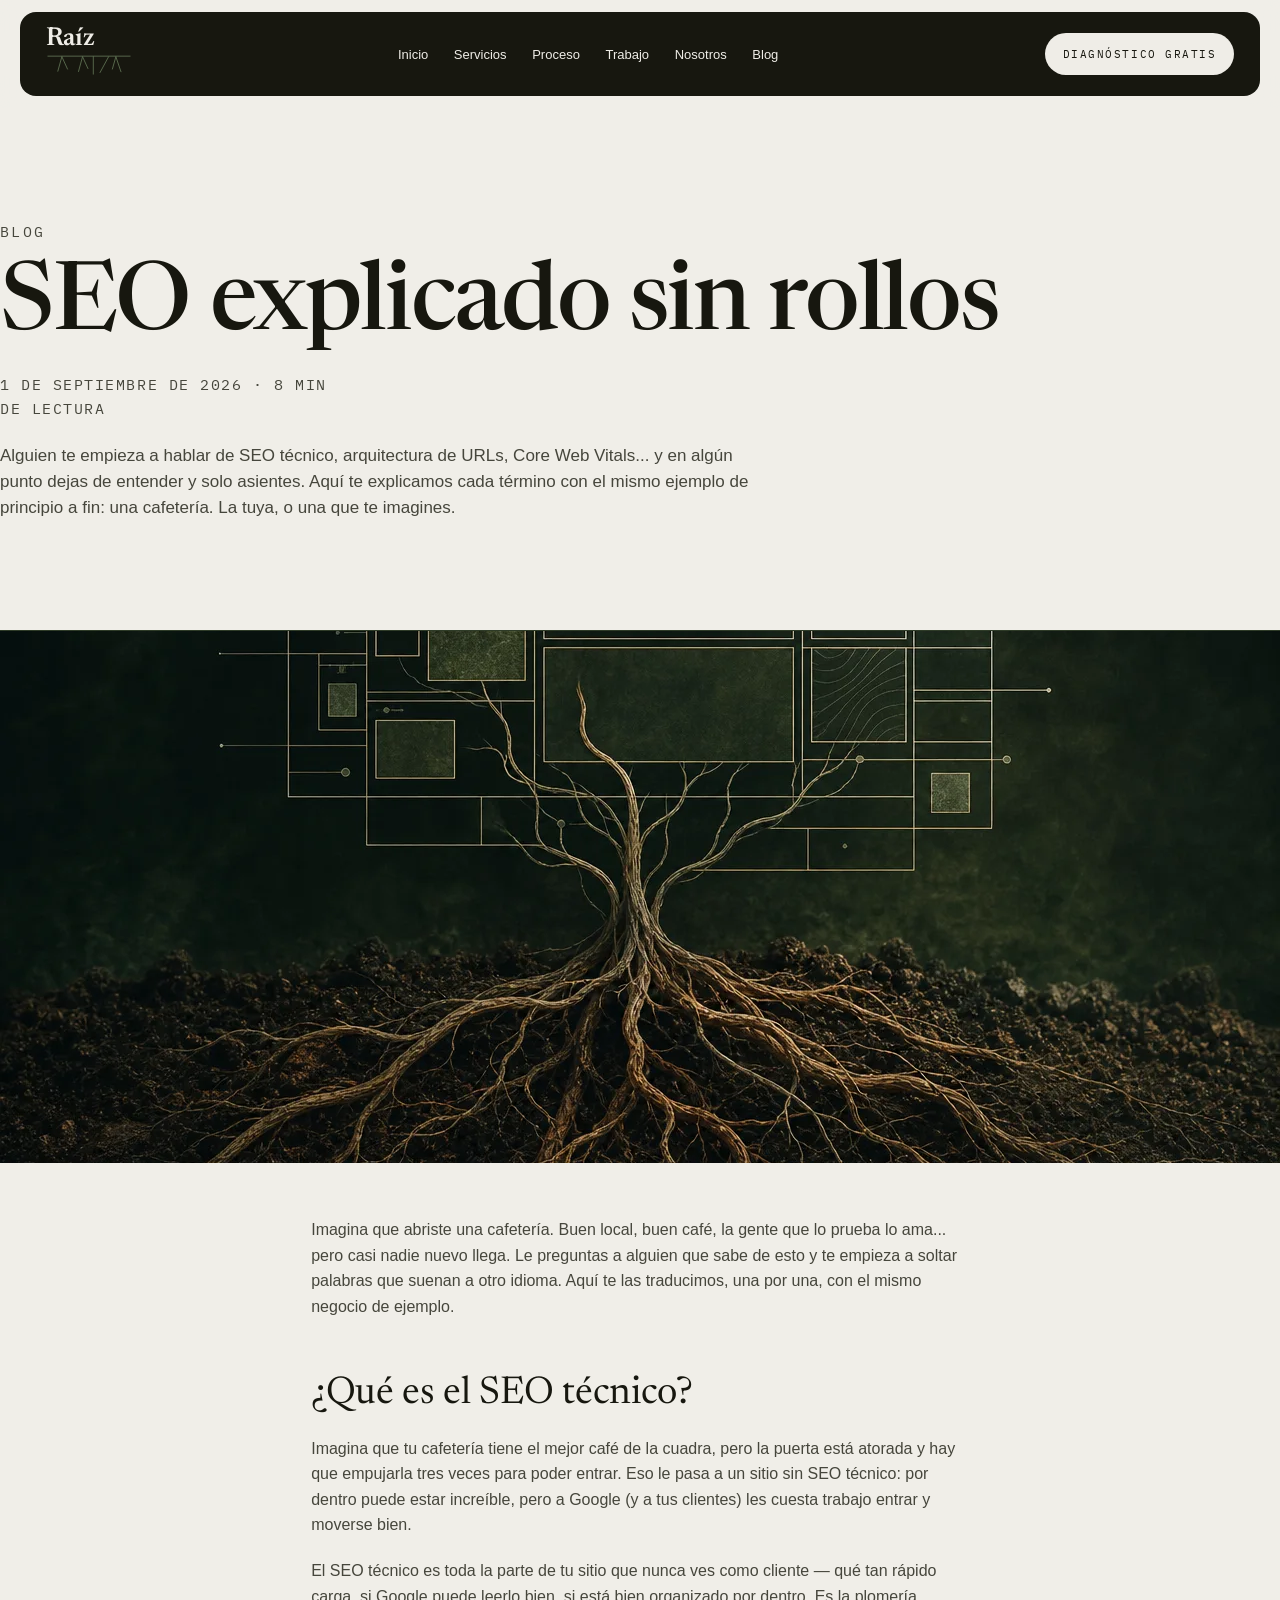
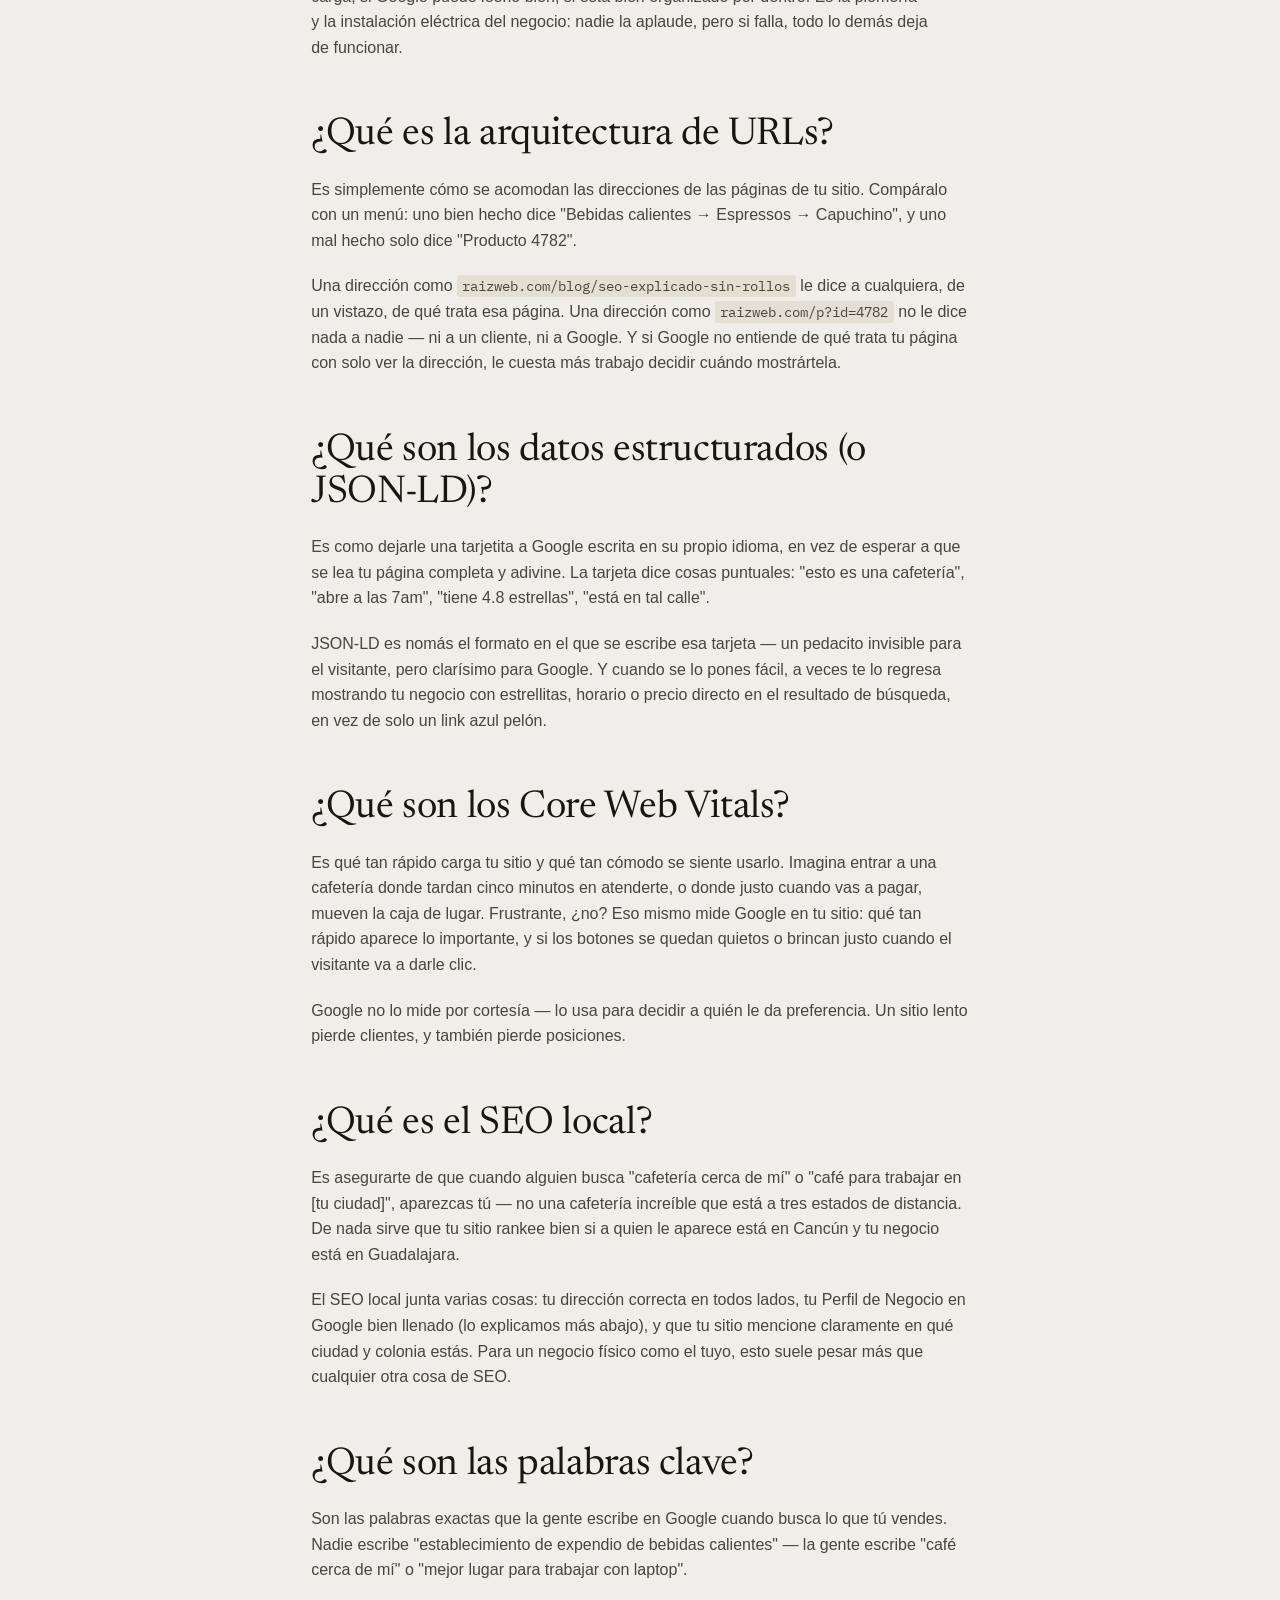
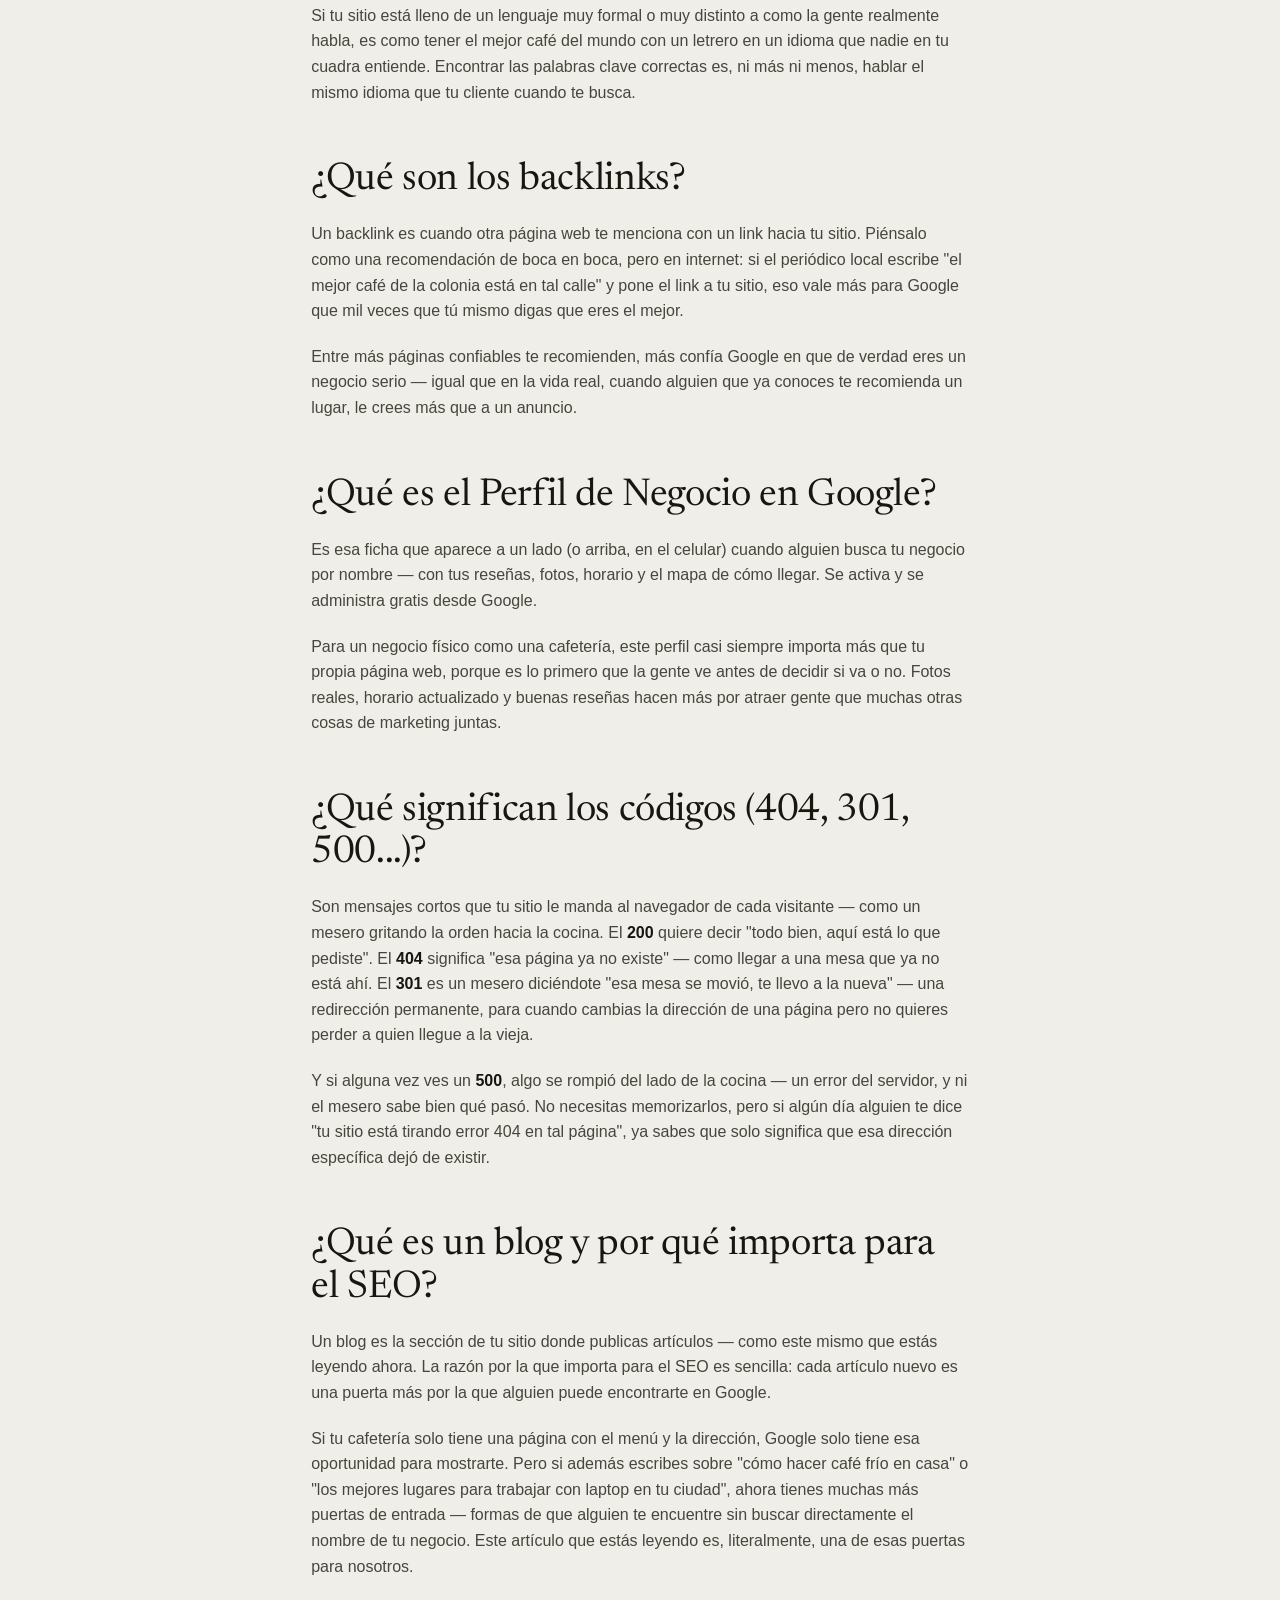
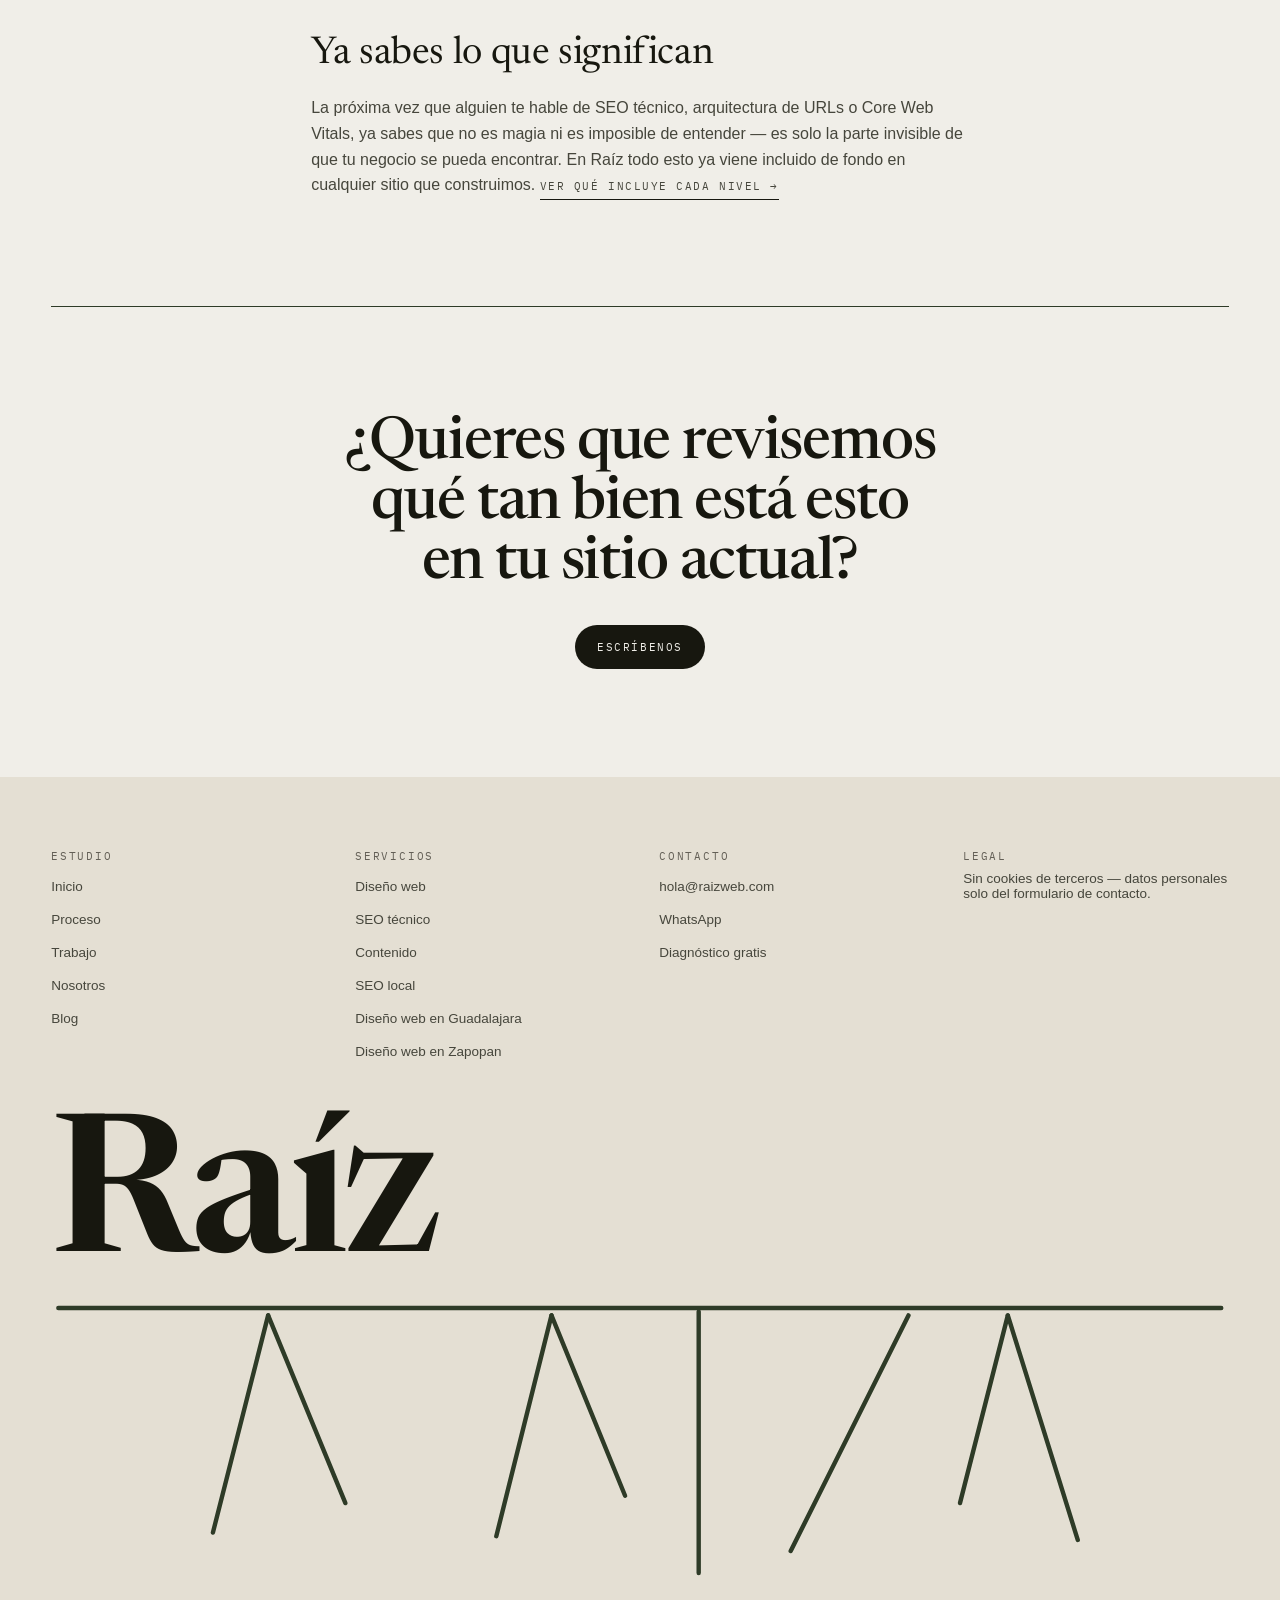
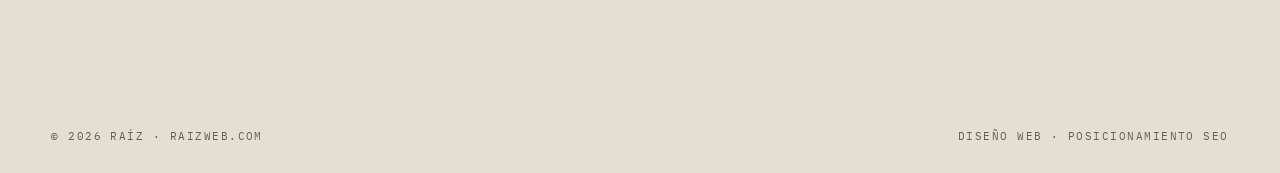
<file: blog/seo-explicado-sin-rollos.html>
<!doctype html>
<html lang="es-MX">
<head>
<meta charset="utf-8" />
<!-- Google tag (gtag.js) -->
<script async src="https://www.googletagmanager.com/gtag/js?id=G-R4C24F13Y9"></script>
<script>
  window.dataLayer = window.dataLayer || [];
  function gtag(){dataLayer.push(arguments);}
  gtag('js', new Date());
  gtag('config', 'G-R4C24F13Y9');
</script>
<meta name="viewport" content="width=device-width, initial-scale=1" />
<title>SEO Explicado Sin Rollos (Glosario Fácil) | Raíz</title>
<meta name="description" content="Qué significan de verdad SEO técnico, backlinks, Core Web Vitals, palabras clave y otros términos raros — explicado con ejemplos reales, sin tecnicismos." />
<link rel="canonical" href="https://raizweb.com/blog/seo-explicado-sin-rollos" />
<meta name="theme-color" content="#17170F" />
<link rel="icon" href="/assets/icons/favicon.svg" type="image/svg+xml" />
<link rel="manifest" href="/site.webmanifest" />

<meta property="og:type" content="article" />
<meta property="og:site_name" content="Raíz" />
<meta property="og:title" content="SEO Explicado Sin Rollos (Glosario Fácil) | Raíz" />
<meta property="og:description" content="Qué significan de verdad SEO técnico, backlinks, Core Web Vitals, palabras clave y otros términos raros — sin tecnicismos." />
<meta property="og:url" content="https://raizweb.com/blog/seo-explicado-sin-rollos" />
<meta property="og:locale" content="es_MX" />
<meta property="og:image" content="https://raizweb.com/assets/img/og/default.jpg" />
<meta property="og:image:width" content="1200" />
<meta property="og:image:height" content="630" />
<meta name="twitter:card" content="summary_large_image" />
<meta name="twitter:image" content="https://raizweb.com/assets/img/og/default.jpg" />

<link rel="preconnect" href="https://fonts.googleapis.com" />
<link rel="preconnect" href="https://fonts.gstatic.com" crossorigin />
<link href="https://fonts.googleapis.com/css2?family=Newsreader:ital,opsz,wght@0,6..72,400;0,6..72,500;0,6..72,600;1,6..72,400&family=IBM+Plex+Mono:wght@400;500&display=swap" rel="stylesheet" />
<link rel="stylesheet" href="../css/raiz.css?v=4" />

<script type="application/ld+json">
{
  "@context": "https://schema.org",
  "@type": "BreadcrumbList",
  "itemListElement": [
    { "@type": "ListItem", "position": 1, "name": "Inicio", "item": "https://raizweb.com/" },
    { "@type": "ListItem", "position": 2, "name": "Blog", "item": "https://raizweb.com/blog/" },
    { "@type": "ListItem", "position": 3, "name": "SEO explicado sin rollos", "item": "https://raizweb.com/blog/seo-explicado-sin-rollos" }
  ]
}
</script>
<script type="application/ld+json">
{
  "@context": "https://schema.org",
  "@type": "BlogPosting",
  "headline": "SEO explicado sin rollos: los términos raros que vas a escuchar (y qué significan de verdad)",
  "description": "Qué significan de verdad SEO técnico, backlinks, Core Web Vitals, palabras clave y otros términos raros — explicado con ejemplos reales, sin tecnicismos.",
  "image": "https://raizweb.com/assets/img/paginas/seo-explicado-raiz.jpg",
  "datePublished": "2026-09-01",
  "dateModified": "2026-09-01",
  "inLanguage": "es-MX",
  "author": { "@type": "ProfessionalService", "name": "Raíz", "url": "https://raizweb.com/" },
  "publisher": { "@type": "ProfessionalService", "name": "Raíz", "url": "https://raizweb.com/" },
  "mainEntityOfPage": "https://raizweb.com/blog/seo-explicado-sin-rollos"
}
</script>
</head>
<body>

<a class="skip-link" href="#main">Saltar al contenido</a>

<header class="encabezado">
  <div class="encabezado__barra">
    <a class="marca" href="/" aria-label="Raíz, inicio">
      <span class="marca__texto">Raíz</span>
      <svg class="marca__raices" viewBox="0 0 640 210" fill="none" stroke="currentColor" stroke-width="7" stroke-linecap="round" aria-hidden="true">
        <path d="M14 16 H626" />
        <path d="M118 20 L88 128" /><path d="M118 20 L160 112" />
        <path d="M272 20 L242 130" /><path d="M272 20 L312 108" />
        <path d="M352 18 L352 150" />
        <path d="M466 20 L402 138" />
        <path d="M520 20 L494 112" /><path d="M520 20 L558 132" />
      </svg>
    </a>
    <nav class="nav">
      <a href="/">Inicio</a>
      <a href="/servicios">Servicios</a>
      <a href="/proceso">Proceso</a>
      <a href="/trabajos">Trabajo</a>
      <a href="/nosotros">Nosotros</a>
      <a href="/blog/">Blog</a>
    </nav>
    <a class="btn btn--claro" href="/contacto"><span class="btn__largo">Diagnóstico gratis</span><span class="btn__corto">Diagnóstico</span></a>
    <button class="menu-boton" type="button" data-menu-boton aria-expanded="false" aria-controls="menu-movil" aria-label="Abrir menú">
      <span></span><span></span>
    </button>
  </div>
</header>

<div class="menu-movil" id="menu-movil" data-menu-movil>
  <nav>
    <a href="/">Inicio</a>
    <a href="/servicios">Servicios</a>
    <a href="/proceso">Proceso</a>
    <a href="/trabajos">Trabajo</a>
    <a href="/nosotros">Nosotros</a>
    <a href="/blog/">Blog</a>
  </nav>
  <a class="btn btn--claro menu-movil__cta" href="/contacto">Diagnóstico gratis</a>
  <svg class="menu-movil__raices" viewBox="0 0 640 210" fill="none" stroke="currentColor" stroke-width="2.4" stroke-linecap="round" preserveAspectRatio="none" aria-hidden="true">
    <path d="M4 6 H636" />
    <path d="M118 10 L88 128" /><path d="M118 10 L160 112" />
    <path d="M272 10 L242 130" /><path d="M272 10 L312 108" />
    <path d="M352 8 L352 150" />
    <path d="M466 10 L402 138" />
    <path d="M520 10 L494 112" /><path d="M520 10 L558 132" />
  </svg>
</div>

<main id="main">
  <article>
    <section class="pagina-hero contenedor">
      <p class="mono pagina-hero__eyebrow">Blog</p>
      <h1 style="max-width: 22ch;">SEO explicado sin rollos</h1>
      <p class="articulo-meta">1 de septiembre de 2026 · 8 min de lectura</p>
      <p style="max-width: 760px; font-size: clamp(17px, 1.3vw, 20px);">Alguien te empieza a hablar de SEO técnico, arquitectura de URLs, Core Web Vitals... y en algún punto dejas de entender y solo asientes. Aquí te explicamos cada término con el mismo ejemplo de principio a fin: una cafetería. La tuya, o una que te imagines.</p>
    </section>

    <div class="pagina-imagen">
      <picture>
        <source srcset="../assets/img/paginas/seo-explicado-raiz.webp" type="image/webp">
        <img src="../assets/img/paginas/seo-explicado-raiz.jpg" alt="Raíz de árbol conectada a una estructura de bloques tipo plano técnico, representando la base invisible del SEO" loading="lazy" width="1280" height="720">
      </picture>
    </div>

    <section class="seccion" style="padding-top: 0">
      <div class="contenedor articulo-cuerpo">

        <p style="margin-top: clamp(40px, 6vh, 64px)">Imagina que abriste una cafetería. Buen local, buen café, la gente que lo prueba lo ama... pero casi nadie nuevo llega. Le preguntas a alguien que sabe de esto y te empieza a soltar palabras que suenan a otro idioma. Aquí te las traducimos, una por una, con el mismo negocio de ejemplo.</p>

        <h2>¿Qué es el SEO técnico?</h2>
        <p>Imagina que tu cafetería tiene el mejor café de la cuadra, pero la puerta está atorada y hay que empujarla tres veces para poder entrar. Eso le pasa a un sitio sin SEO técnico: por dentro puede estar increíble, pero a Google (y a tus clientes) les cuesta trabajo entrar y moverse bien.</p>
        <p>El SEO técnico es toda la parte de tu sitio que nunca ves como cliente — qué tan rápido carga, si Google puede leerlo bien, si está bien organizado por dentro. Es la plomería y la instalación eléctrica del negocio: nadie la aplaude, pero si falla, todo lo demás deja de funcionar.</p>

        <h2>¿Qué es la arquitectura de URLs?</h2>
        <p>Es simplemente cómo se acomodan las direcciones de las páginas de tu sitio. Compáralo con un menú: uno bien hecho dice "Bebidas calientes → Espressos → Capuchino", y uno mal hecho solo dice "Producto 4782".</p>
        <p>Una dirección como <code>raizweb.com/blog/seo-explicado-sin-rollos</code> le dice a cualquiera, de un vistazo, de qué trata esa página. Una dirección como <code>raizweb.com/p?id=4782</code> no le dice nada a nadie — ni a un cliente, ni a Google. Y si Google no entiende de qué trata tu página con solo ver la dirección, le cuesta más trabajo decidir cuándo mostrártela.</p>

        <h2>¿Qué son los datos estructurados (o JSON-LD)?</h2>
        <p>Es como dejarle una tarjetita a Google escrita en su propio idioma, en vez de esperar a que se lea tu página completa y adivine. La tarjeta dice cosas puntuales: "esto es una cafetería", "abre a las 7am", "tiene 4.8 estrellas", "está en tal calle".</p>
        <p>JSON-LD es nomás el formato en el que se escribe esa tarjeta — un pedacito invisible para el visitante, pero clarísimo para Google. Y cuando se lo pones fácil, a veces te lo regresa mostrando tu negocio con estrellitas, horario o precio directo en el resultado de búsqueda, en vez de solo un link azul pelón.</p>

        <h2>¿Qué son los Core Web Vitals?</h2>
        <p>Es qué tan rápido carga tu sitio y qué tan cómodo se siente usarlo. Imagina entrar a una cafetería donde tardan cinco minutos en atenderte, o donde justo cuando vas a pagar, mueven la caja de lugar. Frustrante, ¿no? Eso mismo mide Google en tu sitio: qué tan rápido aparece lo importante, y si los botones se quedan quietos o brincan justo cuando el visitante va a darle clic.</p>
        <p>Google no lo mide por cortesía — lo usa para decidir a quién le da preferencia. Un sitio lento pierde clientes, y también pierde posiciones.</p>

        <h2>¿Qué es el SEO local?</h2>
        <p>Es asegurarte de que cuando alguien busca "cafetería cerca de mí" o "café para trabajar en [tu ciudad]", aparezcas tú — no una cafetería increíble que está a tres estados de distancia. De nada sirve que tu sitio rankee bien si a quien le aparece está en Cancún y tu negocio está en Guadalajara.</p>
        <p>El SEO local junta varias cosas: tu dirección correcta en todos lados, tu Perfil de Negocio en Google bien llenado (lo explicamos más abajo), y que tu sitio mencione claramente en qué ciudad y colonia estás. Para un negocio físico como el tuyo, esto suele pesar más que cualquier otra cosa de SEO.</p>

        <h2>¿Qué son las palabras clave?</h2>
        <p>Son las palabras exactas que la gente escribe en Google cuando busca lo que tú vendes. Nadie escribe "establecimiento de expendio de bebidas calientes" — la gente escribe "café cerca de mí" o "mejor lugar para trabajar con laptop".</p>
        <p>Si tu sitio está lleno de un lenguaje muy formal o muy distinto a como la gente realmente habla, es como tener el mejor café del mundo con un letrero en un idioma que nadie en tu cuadra entiende. Encontrar las palabras clave correctas es, ni más ni menos, hablar el mismo idioma que tu cliente cuando te busca.</p>

        <h2>¿Qué son los backlinks?</h2>
        <p>Un backlink es cuando otra página web te menciona con un link hacia tu sitio. Piénsalo como una recomendación de boca en boca, pero en internet: si el periódico local escribe "el mejor café de la colonia está en tal calle" y pone el link a tu sitio, eso vale más para Google que mil veces que tú mismo digas que eres el mejor.</p>
        <p>Entre más páginas confiables te recomienden, más confía Google en que de verdad eres un negocio serio — igual que en la vida real, cuando alguien que ya conoces te recomienda un lugar, le crees más que a un anuncio.</p>

        <h2>¿Qué es el Perfil de Negocio en Google?</h2>
        <p>Es esa ficha que aparece a un lado (o arriba, en el celular) cuando alguien busca tu negocio por nombre — con tus reseñas, fotos, horario y el mapa de cómo llegar. Se activa y se administra gratis desde Google.</p>
        <p>Para un negocio físico como una cafetería, este perfil casi siempre importa más que tu propia página web, porque es lo primero que la gente ve antes de decidir si va o no. Fotos reales, horario actualizado y buenas reseñas hacen más por atraer gente que muchas otras cosas de marketing juntas.</p>

        <h2>¿Qué significan los códigos (404, 301, 500...)?</h2>
        <p>Son mensajes cortos que tu sitio le manda al navegador de cada visitante — como un mesero gritando la orden hacia la cocina. El <strong>200</strong> quiere decir "todo bien, aquí está lo que pediste". El <strong>404</strong> significa "esa página ya no existe" — como llegar a una mesa que ya no está ahí. El <strong>301</strong> es un mesero diciéndote "esa mesa se movió, te llevo a la nueva" — una redirección permanente, para cuando cambias la dirección de una página pero no quieres perder a quien llegue a la vieja.</p>
        <p>Y si alguna vez ves un <strong>500</strong>, algo se rompió del lado de la cocina — un error del servidor, y ni el mesero sabe bien qué pasó. No necesitas memorizarlos, pero si algún día alguien te dice "tu sitio está tirando error 404 en tal página", ya sabes que solo significa que esa dirección específica dejó de existir.</p>

        <h2>¿Qué es un blog y por qué importa para el SEO?</h2>
        <p>Un blog es la sección de tu sitio donde publicas artículos — como este mismo que estás leyendo ahora. La razón por la que importa para el SEO es sencilla: cada artículo nuevo es una puerta más por la que alguien puede encontrarte en Google.</p>
        <p>Si tu cafetería solo tiene una página con el menú y la dirección, Google solo tiene esa oportunidad para mostrarte. Pero si además escribes sobre "cómo hacer café frío en casa" o "los mejores lugares para trabajar con laptop en tu ciudad", ahora tienes muchas más puertas de entrada — formas de que alguien te encuentre sin buscar directamente el nombre de tu negocio. Este artículo que estás leyendo es, literalmente, una de esas puertas para nosotros.</p>

        <h2>Ya sabes lo que significan</h2>
        <p>La próxima vez que alguien te hable de SEO técnico, arquitectura de URLs o Core Web Vitals, ya sabes que no es magia ni es imposible de entender — es solo la parte invisible de que tu negocio se pueda encontrar. En Raíz todo esto ya viene incluido de fondo en cualquier sitio que construimos. <a class="enlace-subrayado" href="/servicios">Ver qué incluye cada nivel →</a></p>

      </div>
    </section>

    <section class="contenedor">
      <div class="cta-final reveal">
        <h2>¿Quieres que revisemos qué tan bien está esto en tu sitio actual?</h2>
        <a class="btn btn--solido" href="/contacto">Escríbenos</a>
      </div>
    </section>
  </article>
</main>

<footer class="pie">
  <div class="contenedor">
    <div class="pie__mapa">
      <div class="pie__col">
        <p class="mono">Estudio</p>
        <a href="/">Inicio</a><a href="/proceso">Proceso</a><a href="/trabajos">Trabajo</a><a href="/nosotros">Nosotros</a><a href="/blog/">Blog</a>
      </div>
      <div class="pie__col">
        <p class="mono">Servicios</p>
        <a href="/servicios">Diseño web</a><a href="/servicios">SEO técnico</a><a href="/servicios">Contenido</a><a href="/servicios">SEO local</a><a href="/diseno-web-guadalajara">Diseño web en Guadalajara</a><a href="/diseno-web-zapopan">Diseño web en Zapopan</a>
      </div>
      <div class="pie__col">
        <p class="mono">Contacto</p>
        <a href="mailto:hola@raizweb.com">hola@raizweb.com</a><a href="https://wa.me/523331425580" target="_blank" rel="noopener noreferrer" aria-label="WhatsApp (abre en una pestaña nueva)">WhatsApp</a><a href="/contacto">Diagnóstico gratis</a>
      </div>
      <div class="pie__col">
        <p class="mono">Legal</p>
        <p>Sin cookies de terceros — datos personales solo del formulario de contacto.</p>
      </div>
    </div>

    <div class="pie__firma">
      <p class="pie__wordmark">Raíz</p>
      <svg class="pie__raices" viewBox="0 0 640 210" fill="none" stroke="currentColor" stroke-width="2.4" stroke-linecap="round" preserveAspectRatio="none" aria-hidden="true">
        <path d="M4 6 H636" />
        <path d="M118 10 L88 128" /><path d="M118 10 L160 112" />
        <path d="M272 10 L242 130" /><path d="M272 10 L312 108" />
        <path d="M352 8 L352 150" />
        <path d="M466 10 L402 138" />
        <path d="M520 10 L494 112" /><path d="M520 10 L558 132" />
      </svg>
    </div>

    <div class="pie__legal">
      <span>© 2026 Raíz · raizweb.com</span>
      <span>Diseño web · Posicionamiento SEO</span>
    </div>
  </div>
</footer>

<script src="../js/raiz.js?v=2"></script>
</body>
</html>
</file>
<file: css/raiz.css>
/* ==========================================================================
   Raíz — raízweb.com
   Hoja de estilos base del diseño. Estructura: tokens → base → layout →
   secciones → responsive. Todo con clases: listo para animar.
   ========================================================================== */

/* --- 1. Tokens ------------------------------------------------------------ */
:root {
  /* Color */
  --paper: #F0EEE8;      /* fondo principal */
  --crema: #EFEDE7;      /* texto sobre ink */
  --arena: #E4DFD3;      /* fondo secciones cálidas (trabajo, footer) */
  --arena-2: #E7E3D8;    /* superficie del módulo excavación */
  --ink: #17170F;        /* negro verdoso de marca */
  --verde: #2E3B27;      /* verde raíz */
  --verde-claro: #5A6B4E;
  --verde-terminal: #7E8C71;
  --texto: #46463C;
  /* Los dos grises claros no llegaban a 4.5:1 (WCAG 1.4.3 AA) sobre los fondos
     del sitio: --texto-suave daba 3.88:1 sobre arena y --texto-arena, 2.79:1.
     Se oscurecieron manteniendo el tono; ahora pasan sobre paper, arena y arena-2. */
  --texto-suave: #606056;
  --texto-arena: #635F56;
  --texto-ink: #A9A99C;
  --texto-ink-suave: #8B8B7E;
  --linea: #C9C3B4;              /* hairline sobre paper */
  --linea-suave: #DDD7C9;
  --linea-ink: rgba(239, 237, 231, .18);

  /* Tipografía */
  --serif: "Newsreader", Georgia, "Times New Roman", serif;
  --sans: "Helvetica Neue", Helvetica, Arial, sans-serif;
  --mono: "IBM Plex Mono", ui-monospace, "SF Mono", Menlo, monospace;

  /* Escala tipográfica (fluida) */
  --t-display: clamp(46px, 7.4vw, 128px);   /* h1 hero / cierre */
  --t-h2: clamp(34px, 4.6vw, 78px);         /* títulos de sección */
  --t-h3: clamp(24px, 3vw, 46px);           /* filas de servicio */
  --t-h4: clamp(24px, 2.3vw, 34px);         /* pasos del método */
  --t-lead: clamp(15px, 1.2vw, 19px);
  --t-body: 15px;
  --t-small: 13.5px;
  --t-mono: 11px;

  /* Ritmo vertical y contenedor */
  --max: 1400px;
  --pad-x: clamp(20px, 4vw, 64px);
  --sec-y: clamp(64px, 12vh, 140px);
  --radio: 18px;
  --radio-s: 14px;

  /* Movimiento */
  --ease: cubic-bezier(.2, .7, .2, 1);
  --dur: .4s;
}

/* --- 2. Base -------------------------------------------------------------- */
*, *::before, *::after { box-sizing: border-box; }

html { scroll-behavior: smooth; }

body {
  margin: 0;
  background: var(--paper);
  color: var(--ink);
  font-family: var(--sans);
  font-size: var(--t-body);
  -webkit-font-smoothing: antialiased;
  text-rendering: optimizeLegibility;
}

h1, h2, h3, h4 { margin: 0; font-weight: 400; font-family: var(--serif); }
p { margin: 0; text-wrap: pretty; }
a { color: inherit; text-decoration: none; }
a:hover { color: var(--verde-claro); }
img, svg { display: block; }
::selection { background: var(--verde); color: var(--paper); }

.serif { font-family: var(--serif); }

/* Etiqueta mono: se usa en todos los micro-textos del sitio */
.mono {
  font-family: var(--mono);
  font-size: var(--t-mono);
  letter-spacing: .16em;
  text-transform: uppercase;
  color: var(--texto-suave);
}
.mono--ink { color: var(--texto-ink-suave); }

.contenedor { max-width: var(--max); margin: 0 auto; padding: 0 var(--pad-x); }
.seccion { padding: var(--sec-y) 0; }
.seccion--ink { background: var(--ink); color: var(--crema); }
.seccion--arena { background: var(--arena); }

/* Cabecera de sección: título + párrafo a la derecha */
.cabecera {
  display: grid;
  grid-template-columns: minmax(0, 1fr) minmax(240px, .7fr);
  gap: clamp(24px, 4vw, 64px);
  align-items: end;
  margin-bottom: clamp(34px, 6vh, 66px);
}
.cabecera__eyebrow { margin-bottom: 18px; }
.titulo {
  font-size: var(--t-h2);
  font-weight: 500;
  line-height: .96;
  letter-spacing: -.02em;
  text-wrap: balance;
}
.cabecera__texto { line-height: 1.55; color: var(--texto); max-width: 40ch; }
.seccion--ink .cabecera__texto { color: var(--texto-ink); }

/* Botones */
.btn {
  display: inline-block;
  font-family: var(--mono);
  font-size: var(--t-mono);
  letter-spacing: .14em;
  text-transform: uppercase;
  padding: 15px 22px;
  border-radius: 999px;
  white-space: nowrap;
  transition: background var(--dur) var(--ease), color var(--dur) var(--ease), border-color var(--dur) var(--ease);
}
.btn--solido { background: var(--ink); color: var(--crema); }
.btn--solido:hover { background: var(--verde); color: var(--crema); }
.btn--linea { border: 1px solid var(--linea); }
.btn--linea:hover { border-color: var(--ink); color: var(--ink); }
.btn--claro { background: var(--crema); color: var(--ink); padding: 14px 18px; }
.btn--claro:hover { background: var(--verde-claro); color: var(--crema); }

/* --- 3. Cabecera del sitio ------------------------------------------------ */
.encabezado {
  position: sticky;
  top: 0;
  z-index: 60;
  padding: 12px clamp(12px, 2vw, 20px);
  background: color-mix(in srgb, var(--paper) 82%, transparent);
  backdrop-filter: blur(14px);
}
.encabezado__barra {
  display: flex;
  align-items: center;
  justify-content: space-between;
  gap: 24px;
  background: var(--ink);
  color: var(--crema);
  border-radius: 16px;
  padding: 14px clamp(16px, 2vw, 26px);
}
.marca { display: flex; flex-direction: column; gap: 2px; line-height: 1; }
.marca__texto { font-family: var(--serif); font-weight: 600; font-size: 26px; letter-spacing: -.01em; }
.marca__raices { width: 86px; height: auto; overflow: visible; color: var(--verde-claro); }
.nav { display: flex; align-items: center; gap: clamp(14px, 2vw, 34px); font-size: 13px; }
.nav a { position: relative; }
.nav a::after {
  content: "";
  position: absolute;
  left: 0; right: 100%; bottom: -5px;
  height: 1px;
  background: currentColor;
  transition: right var(--dur) var(--ease);
}
.nav a:hover::after { right: 0; }

/* --- 4. Hero -------------------------------------------------------------- */
.hero {
  position: relative;
  overflow: hidden;
  padding: clamp(40px, 8vh, 96px) 0 0;
  min-height: 88vh;
  display: flex;
  flex-direction: column;
  justify-content: space-between;
}
/* Video de fondo del hero: carga diferida por IntersectionObserver (raiz.js).
   Mientras no hay fotogramas listos, se ve el placeholder rayado del wrap;
   raiz.js añade .is-cargado en el evento canplay y el video aparece encima. */
.hero__video-wrap {
  position: absolute;
  inset: 0;
  z-index: 0;
  overflow: hidden;
  background: repeating-linear-gradient(135deg, var(--crema) 0 9px, var(--arena-2) 9px 18px);
}
.hero__video {
  position: absolute;
  inset: 0;
  width: 100%;
  height: 100%;
  object-fit: cover;
  opacity: 0;
  transition: opacity .6s var(--ease);
}
.hero__video.is-cargado { opacity: 1; }
/* Velo: sube la luminosidad del fondo lo suficiente para que el H1 (ink
   sobre el video) mantenga >= 4.5:1 incluso en el fotograma más claro del
   loop (verificado: peor caso medido 3.89:1 sin velo -> 5.4:1 con este
   degradado). Más opaco a la izquierda, donde vive el texto. */
.hero__velo {
  position: absolute;
  inset: 0;
  background: linear-gradient(100deg,
    color-mix(in srgb, var(--paper) 38%, transparent) 0%,
    color-mix(in srgb, var(--paper) 20%, transparent) 60%,
    color-mix(in srgb, var(--paper) 9%, transparent) 100%);
}
.hero > *:not(.hero__video-wrap) { position: relative; z-index: 1; }
.hero__grid {
  display: grid;
  grid-template-columns: minmax(0, 1.55fr) minmax(240px, .85fr);
  gap: clamp(28px, 4vw, 72px);
  align-items: end;
  width: 100%;
}
/* --texto-suave (#6E6E62), color base de .mono, ya da ~4.45:1 contra --paper
   sólido -- al límite incluso SIN video (hallazgo aparte, no se toca aquí).
   Con el video de fondo no hay velo translúcido que lo salve, así que se le
   da un chip 100% opaco: iguala el estándar del resto del sitio en vez de
   quedar por debajo. */
.hero__eyebrow {
  display: inline-block;
  letter-spacing: .18em;
  margin-bottom: clamp(22px, 4vh, 44px);
  background: var(--paper);
  padding: 7px 14px;
  border-radius: 999px;
}
.hero__titular {
  font-size: var(--t-display);
  font-weight: 500;
  line-height: .9;
  letter-spacing: -.025em;
  text-wrap: balance;
}
.hero__titular em { font-style: italic; color: var(--verde); }
/* --texto (#46463C) es más claro que --ink: sobre el video necesita mucho
   más respaldo que el degradado del velo por sí solo (medido: 2.43:1 en el
   peor fotograma sin nada). En vez de oscurecer el texto, se le da un panel
   propio al 62% de --paper — verificado >= 4.5:1 (da ~5.3:1) en el peor caso. */
.hero__lateral {
  display: flex;
  flex-direction: column;
  gap: 26px;
  padding: clamp(20px, 2.4vw, 30px);
  background: color-mix(in srgb, var(--paper) 62%, transparent);
  border-radius: var(--radio);
}
.hero__lead { font-size: clamp(15px, 1.15vw, 18px); line-height: 1.5; color: var(--texto); max-width: 38ch; }
.hero__acciones { display: flex; flex-wrap: wrap; gap: 10px; }

/* Banda de raíces: la "línea del suelo" del hero */
.banda-raices { margin-top: clamp(36px, 7vh, 88px); overflow: hidden; }
.banda-raices__linea { border-top: 1.5px solid var(--verde); }
.banda-raices__fila {
  display: flex;
  align-items: flex-start;
  justify-content: space-between;
  gap: 12px;
  padding: 0 clamp(16px, 6vw, 130px);
  color: var(--verde);
}
.raiz-glifo { width: clamp(42px, 5.6vw, 84px); height: auto; overflow: visible; }
.raiz-glifo path { stroke-dasharray: 240; }
/* Animación de crecimiento: se dispara con .is-visible (ver js/raiz.js) */
.banda-raices.is-visible .raiz-glifo path { animation: raizCrece 1.5s var(--ease) both; }
.banda-raices .raiz-glifo:nth-child(1) path { animation-delay: .10s; }
.banda-raices .raiz-glifo:nth-child(2) path { animation-delay: .28s; }
.banda-raices .raiz-glifo:nth-child(3) path { animation-delay: .46s; }
.banda-raices .raiz-glifo:nth-child(4) path { animation-delay: .64s; }
.banda-raices .raiz-glifo:nth-child(5) path { animation-delay: .82s; }

@keyframes raizCrece { from { stroke-dashoffset: 240; } to { stroke-dashoffset: 0; } }

/* --- 5. Marquesina -------------------------------------------------------- */
.marquesina { background: var(--ink); color: var(--crema); overflow: hidden; padding: 15px 0; }
.marquesina__pista {
  display: flex;
  width: max-content;
  animation: marquesina 34s linear infinite;
  font-family: var(--mono);
  font-size: 12px;
  letter-spacing: .2em;
  text-transform: uppercase;
}
.marquesina__grupo { display: flex; gap: 42px; padding-right: 42px; }
.marquesina__grupo span:nth-child(even) { opacity: .4; }
@keyframes marquesina { from { transform: translateX(0); } to { transform: translateX(-50%); } }

/* --- 6. Excavación (módulo interactivo) ----------------------------------- */
/* Dos capas apiladas; la variable --suelo (en %) define dónde está la línea.
   js/raiz.js la actualiza al arrastrar. Animar = interpolar --suelo. */
.excavacion {
  --suelo: 38%;
  position: relative;
  height: clamp(460px, 62vh, 660px);
  border-radius: 20px;
  overflow: hidden;
  border: 1px solid #D8D2C4;
  background: var(--arena-2);
  user-select: none;
  touch-action: none;
}
.capa { position: absolute; left: 0; right: 0; overflow: hidden; padding: clamp(20px, 3vw, 38px); }
.capa--superficie { top: 0; height: var(--suelo); }
.capa--subsuelo {
  top: var(--suelo);
  bottom: 0;
  background: var(--ink);
  color: var(--crema);
  padding-top: clamp(28px, 3.4vw, 46px);
  padding-bottom: 0;
}
.capa__encabezado {
  display: flex;
  align-items: baseline;
  justify-content: space-between;
  gap: 16px;
}
.capa__encabezado strong { font-weight: 400; color: var(--ink); }
.capa--subsuelo .capa__encabezado strong { color: var(--crema); }

.superficie__grid {
  display: grid;
  grid-template-columns: repeat(auto-fit, minmax(150px, 1fr));
  gap: clamp(16px, 2vw, 30px);
  margin-top: clamp(18px, 3vh, 34px);
}
.superficie__item { border-top: 1px solid var(--linea); padding-top: 14px; }
.superficie__item h3 { font-size: clamp(20px, 1.9vw, 28px); line-height: 1.05; }
.superficie__item p { font-size: 13px; line-height: 1.5; color: #56564B; margin-top: 8px; }

.subsuelo__grid { display: grid; grid-template-columns: minmax(0, 1fr) minmax(0, .8fr); gap: clamp(20px, 3vw, 48px); }
.subsuelo__lista { display: flex; flex-direction: column; gap: 14px; margin-top: clamp(16px, 2.6vh, 30px); }
.subsuelo__fila {
  display: grid;
  grid-template-columns: 42px 1fr;
  gap: 12px;
  align-items: baseline;
  border-top: 1px solid var(--linea-ink);
  padding-top: 12px;
  font-size: clamp(15px, 1.5vw, 21px);
}
.subsuelo__fila i { font-family: var(--mono); font-size: 11px; font-style: normal; color: #6C7A5F; }
.terminal {
  font-family: var(--mono);
  font-size: 11.5px;
  line-height: 2.1;
  color: var(--verde-terminal);
  border-left: 1px solid rgba(239, 237, 231, .14);
  padding-left: clamp(14px, 2vw, 26px);
}
.terminal b { font-weight: 400; color: var(--crema); }

/* Tirador de la línea del suelo */
.tirador {
  position: absolute;
  left: 0; right: 0;
  top: var(--suelo);
  height: 44px;
  transform: translateY(-50%);
  cursor: ns-resize;
  display: flex;
  align-items: center;
  justify-content: center;
}
.tirador__linea { position: absolute; left: 0; right: 0; top: 50%; height: 1.5px; background: var(--verde); }
.tirador__pastilla {
  position: relative;
  font-family: var(--mono);
  font-size: 10.5px;
  letter-spacing: .16em;
  text-transform: uppercase;
  background: var(--verde);
  color: var(--paper);
  padding: 8px 16px;
  border-radius: 999px;
  animation: late 2.6s ease-in-out infinite;
}
.excavacion.is-dragging .tirador__pastilla { animation: none; }
@keyframes late { 0%, 100% { transform: translateY(0); } 50% { transform: translateY(5px); } }

/* --- 7. Servicios --------------------------------------------------------- */
.servicios { display: flex; flex-direction: column; }
.servicio {
  display: grid;
  grid-template-columns: 72px minmax(0, 1fr) minmax(0, .9fr) 34px;
  gap: clamp(12px, 2vw, 28px);
  align-items: center;
  padding: clamp(20px, 2.4vw, 30px) var(--pad-x);
  margin: 0 calc(var(--pad-x) * -1);
  border-top: 1px solid var(--linea-ink);
  color: var(--crema);
  transition: background var(--dur) var(--ease), color var(--dur) var(--ease);
}
.servicio:last-child { border-bottom: 1px solid var(--linea-ink); }
.servicio:hover { background: var(--crema); color: var(--ink); }
.servicio__num { font-family: var(--mono); font-size: 11px; letter-spacing: .1em; opacity: .5; }
.servicio__nombre { font-family: var(--serif); font-size: var(--t-h3); line-height: 1; letter-spacing: -.02em; }
.servicio__detalle { font-family: var(--mono); font-size: 11px; letter-spacing: .06em; line-height: 1.9; opacity: .62; }
.servicio__flecha { font-size: 20px; opacity: .5; text-align: right; transition: transform var(--dur) var(--ease); }
.servicio:hover .servicio__flecha { transform: translateX(6px); }

/* --- 8. Método ------------------------------------------------------------ */
.metodo__grid {
  display: grid;
  grid-template-columns: repeat(auto-fit, minmax(168px, 1fr));
  gap: clamp(14px, 2vw, 40px);
  border-top: 1.5px solid var(--verde);
}
.paso__glifo { width: 62px; height: auto; overflow: visible; color: var(--verde); }
.paso__etapa { margin-top: 26px; }
.paso h3 { font-size: var(--t-h4); line-height: 1.05; margin-top: 10px; }
.paso p { font-size: 14px; line-height: 1.55; color: var(--texto); margin-top: 10px; }

/* --- 9. Trabajo ----------------------------------------------------------- */
.trabajo__cabecera {
  display: flex;
  flex-wrap: wrap;
  align-items: end;
  justify-content: space-between;
  gap: 20px;
  margin-bottom: clamp(30px, 5vh, 56px);
}
.enlace-subrayado { font-family: var(--mono); font-size: var(--t-mono); letter-spacing: .14em; text-transform: uppercase; border-bottom: 1px solid var(--ink); padding: 6px 0; }
.casos { display: grid; grid-template-columns: repeat(auto-fit, minmax(300px, 1fr)); gap: clamp(18px, 2.4vw, 34px); }
.caso__media {
  aspect-ratio: 4 / 3;
  border-radius: var(--radio-s);
  border: 1px solid var(--linea);
  /* PLACEHOLDER — sustituir por <img> real del proyecto */
  background: repeating-linear-gradient(135deg, var(--crema) 0 9px, var(--arena-2) 9px 18px);
  display: flex;
  align-items: center;
  justify-content: center;
  overflow: hidden;
}
.caso__media img { width: 100%; height: 100%; object-fit: cover; transition: transform .8s var(--ease); }
.caso:hover .caso__media img { transform: scale(1.03); }
.caso__pie {
  display: flex;
  align-items: baseline;
  justify-content: space-between;
  gap: 14px;
  margin-top: 18px;
  border-top: 1px solid var(--linea);
  padding-top: 14px;
}
.caso__nombre { font-family: var(--serif); font-size: clamp(21px, 1.9vw, 28px); }
.caso__metrica { font-family: var(--mono); font-size: clamp(13px, 1.1vw, 15px); color: var(--verde); margin-top: 8px; }
.nota { font-family: var(--mono); font-size: 10.5px; letter-spacing: .12em; text-transform: uppercase; color: var(--texto-arena); margin-top: 26px; }

/* --- 10. Cifras ----------------------------------------------------------- */
.cifras { display: grid; grid-template-columns: repeat(auto-fit, minmax(190px, 1fr)); gap: clamp(20px, 3vw, 44px); }
.cifra { border-top: 1px solid rgba(239, 237, 231, .22); padding-top: 18px; }
.cifra__valor { font-family: var(--serif); font-size: clamp(40px, 5vw, 76px); line-height: 1; letter-spacing: -.03em; }
.cifra__etiqueta { margin-top: 12px; }

/* --- 11. Planes ----------------------------------------------------------- */
.planes { display: grid; grid-template-columns: repeat(auto-fit, minmax(270px, 1fr)); gap: clamp(16px, 2vw, 26px); align-items: start; }
.plan {
  border: 1px solid var(--linea);
  border-radius: var(--radio);
  padding: clamp(24px, 2.6vw, 36px);
  background: var(--paper);
  transition: transform var(--dur) var(--ease), box-shadow var(--dur) var(--ease);
}
.plan:hover { transform: translateY(-4px); }
.plan--destacado { border-color: var(--ink); background: var(--ink); color: var(--crema); }
.plan__precio { font-family: var(--serif); font-size: clamp(22px, 2.3vw, 32px); line-height: 1.1; margin-top: 18px; }
.plan__unidad { font-family: var(--mono); font-size: 11px; color: var(--texto-suave); margin-top: 8px; }
.plan--destacado .plan__unidad { color: var(--texto-ink-suave); }
.plan__texto { font-size: 14px; line-height: 1.55; color: var(--texto); margin-top: 20px; }
.plan--destacado .plan__texto { color: var(--texto-ink); }
.plan__lista { display: flex; flex-direction: column; gap: 10px; margin-top: 24px; font-size: var(--t-small); color: var(--texto); }
.plan--destacado .plan__lista { color: #D5D3C8; }
.plan__lista > div { border-top: 1px solid var(--linea-suave); padding-top: 10px; }
.plan--destacado .plan__lista > div { border-top-color: var(--linea-ink); }
.plan__cta { display: block; text-align: center; margin-top: 28px; padding: 14px; }
.plan__cabecera { display: flex; align-items: center; justify-content: space-between; gap: 12px; }
.pastilla { font-family: var(--mono); font-size: 10px; letter-spacing: .14em; text-transform: uppercase; background: var(--verde); padding: 6px 12px; border-radius: 999px; }

/* --- 12. FAQ -------------------------------------------------------------- */
.faq { max-width: 1080px; margin: 0 auto; padding: 0 var(--pad-x); }
.faq__item { border-top: 1px solid var(--linea); }
.faq__item:last-of-type { border-bottom: 1px solid var(--linea); }
.faq__item summary {
  display: flex;
  align-items: center;
  justify-content: space-between;
  gap: 20px;
  padding: 22px 0;
  font-family: var(--serif);
  font-size: clamp(19px, 1.9vw, 27px);
  cursor: pointer;
  list-style: none;
}
.faq__item summary::-webkit-details-marker { display: none; }
.faq__signo { font-family: var(--mono); font-size: 15px; color: var(--verde); transition: transform .3s var(--ease); }
.faq__item[open] .faq__signo { transform: rotate(45deg); }
.faq__item p { font-size: 14.5px; line-height: 1.6; color: var(--texto); padding: 0 0 24px; max-width: 62ch; }

/* --- 13. Cierre / contacto ------------------------------------------------ */
.cierre { background: var(--ink); color: var(--crema); padding: clamp(70px, 14vh, 160px) 0 0; overflow: hidden; }
.cierre__titular { font-size: clamp(42px, 8vw, 140px); font-weight: 500; line-height: .88; letter-spacing: -.03em; text-wrap: balance; }
.cierre__titular em { font-style: italic; color: var(--verde-terminal); }
.cierre__grid { display: grid; grid-template-columns: repeat(auto-fit, minmax(260px, 1fr)); gap: clamp(20px, 3vw, 48px); align-items: end; margin-top: clamp(30px, 6vh, 60px); }
.cierre__lead { font-size: var(--t-lead); line-height: 1.5; color: var(--texto-ink); max-width: 42ch; }
.cierre__email { font-family: var(--serif); font-size: clamp(22px, 2.4vw, 38px); border-bottom: 1px solid rgba(239, 237, 231, .4); padding-bottom: 10px; }
.cierre__raices { margin-top: clamp(50px, 10vh, 110px); border-top: 1.5px solid #3A4A32; }
.cierre__raices .banda-raices__fila { color: var(--verde-claro); padding: 0 clamp(14px, 5vw, 110px); }

/* --- 14. Footer ----------------------------------------------------------- */
.pie { background: var(--arena); padding: clamp(44px, 8vh, 80px) 0 30px; }
.pie__mapa { display: grid; grid-template-columns: repeat(auto-fit, minmax(150px, 1fr)); gap: clamp(20px, 3vw, 40px); }
.pie__col { display: flex; flex-direction: column; gap: 2px; font-size: var(--t-small); color: var(--texto); }
.pie__col a { padding: 8px 0; }
.pie__col .mono { margin-bottom: 6px; color: var(--texto-arena); }
.pie__firma { margin-top: clamp(40px, 7vh, 76px); color: var(--verde); }
.pie__wordmark { font-family: var(--serif); font-weight: 600; font-size: clamp(64px, 15vw, 230px); line-height: .8; letter-spacing: -.03em; color: var(--ink); }
.pie__raices { width: 100%; height: auto; margin-top: 14px; overflow: visible; }
.pie__legal {
  display: flex;
  flex-wrap: wrap;
  justify-content: space-between;
  gap: 12px;
  margin-top: clamp(30px, 5vh, 54px);
  font-family: var(--mono);
  font-size: 10.5px;
  letter-spacing: .14em;
  text-transform: uppercase;
  color: var(--texto-arena);
}

/* --- 15. Revelado al hacer scroll ---------------------------------------- */
/* js/raiz.js añade .is-visible cuando el bloque entra en pantalla. */
.reveal { opacity: 0; transform: translateY(26px); transition: opacity .9s var(--ease), transform .9s var(--ease); }
.reveal.is-visible { opacity: 1; transform: none; }

/* --- 15b. Header de página interna (servicios, proceso, trabajos, etc.) --- */
.pagina-hero { padding: clamp(56px, 10vh, 110px) 0 var(--sec-y); }
.pagina-hero__eyebrow { margin-bottom: 18px; }
.pagina-hero h1 {
  font-size: var(--t-display);
  font-weight: 500;
  line-height: .94;
  letter-spacing: -.025em;
  text-wrap: balance;
  max-width: 17ch;
}
.pagina-hero p { margin-top: 22px; font-size: var(--t-lead); line-height: 1.55; color: var(--texto); max-width: 46ch; }

/* --- 15b-2. Franja de imagen de página interna -----------------------------
   Banda a sangre, debajo del texto del pagina-hero (no detrás) — así no hace
   falta velo ni verificación de contraste como en el video del home; el
   texto siempre vive sobre --paper sólido. */
.pagina-imagen {
  width: 100%;
  aspect-ratio: 2.4 / 1;
  overflow: hidden;
  border-top: 1.5px solid var(--verde);
}
.pagina-imagen img { width: 100%; height: 100%; object-fit: cover; display: block; }

/* --- 15c. Valores (nosotros.html) ------------------------------------------ */
.valores { display: grid; grid-template-columns: repeat(auto-fit, minmax(220px, 1fr)); gap: clamp(20px, 3vw, 44px); border-top: 1.5px solid var(--verde); }
.valor { padding-top: clamp(20px, 3vh, 34px); }
.valor__num { font-family: var(--mono); font-size: 11px; color: var(--verde); letter-spacing: .1em; }
.valor h3 { font-size: var(--t-h4); line-height: 1.05; margin-top: 14px; }
.valor p { font-size: 14px; line-height: 1.55; color: var(--texto); margin-top: 10px; }
.intro-larga { max-width: 62ch; font-size: var(--t-lead); line-height: 1.6; color: var(--texto); }

/* --- 15d. Canales de contacto (contacto.html) ------------------------------ */
.canales { display: grid; grid-template-columns: repeat(auto-fit, minmax(240px, 1fr)); gap: clamp(16px, 2vw, 26px); }
.canal { border: 1px solid var(--linea); border-radius: var(--radio); padding: clamp(24px, 2.6vw, 34px); }
.canal h3 { font-size: var(--t-h4); }
.canal p { font-size: 14px; line-height: 1.55; color: var(--texto); margin-top: 12px; }
.canal .btn { margin-top: 20px; }

/* --- 15f. CTA de cierre simple (páginas internas) -------------------------- */
.cta-final { text-align: center; padding: var(--sec-y) 0; border-top: 1.5px solid var(--verde); }
.cta-final h2 { font-size: var(--t-h2); font-weight: 500; line-height: 1.02; letter-spacing: -.02em; max-width: 20ch; margin: 0 auto; text-wrap: balance; }
.cta-final .btn { margin-top: 30px; }

/* --- 15e. Menú móvil -------------------------------------------------------- */
.menu-boton {
  display: none;
  flex-direction: column;
  justify-content: center;
  align-items: center;
  gap: 5px;
  width: 44px;
  height: 44px;
  flex-shrink: 0;
  background: none;
  border: none;
  padding: 0;
  cursor: pointer;
}
.menu-boton span { display: block; width: 20px; height: 1.5px; background: var(--crema); transition: transform var(--dur) var(--ease), opacity var(--dur) var(--ease); }
.menu-boton[aria-expanded="true"] span:first-child { transform: translateY(3.25px) rotate(45deg); }
.menu-boton[aria-expanded="true"] span:last-child { transform: translateY(-3.25px) rotate(-45deg); }

.menu-movil {
  position: fixed;
  inset: 0;
  z-index: 90;
  background: var(--ink);
  color: var(--crema);
  display: flex;
  flex-direction: column;
  padding: clamp(90px, 16vh, 140px) clamp(20px, 6vw, 40px) clamp(30px, 5vh, 50px);
  opacity: 0;
  visibility: hidden;
  transform: translateY(-14px);
  transition: opacity var(--dur) var(--ease), transform var(--dur) var(--ease), visibility 0s linear var(--dur);
}
.menu-movil.is-open { opacity: 1; visibility: visible; transform: none; transition: opacity var(--dur) var(--ease), transform var(--dur) var(--ease); }
.menu-movil nav { display: flex; flex-direction: column; margin: auto 0; }
.menu-movil nav a { font-family: var(--serif); font-size: clamp(30px, 9vw, 50px); font-weight: 500; letter-spacing: -.02em; border-top: 1px solid var(--linea-ink); padding: 14px 0; }
.menu-movil nav a:first-child { border-top: none; }
.menu-movil__raices { width: 100%; height: auto; color: var(--verde-claro); margin-top: clamp(24px, 5vh, 50px); overflow: visible; }
.menu-movil__cta { align-self: flex-start; margin-top: clamp(20px, 4vh, 36px); }
body.menu-abierto { overflow: hidden; }

/* --- 15f. Blog --------------------------------------------------------------
   Lista de artículos (blog/index.html) y cuerpo de artículo individual. */

/* Tarjeta destacada — el artículo más reciente, tratamiento tipográfico grande
   sobre ink, mismo lenguaje que el hero del home (nunca una fila de lista gris). */
.articulo-destacado { display: block; padding: clamp(50px, 8vh, 96px) 0; }
.articulo-destacado__fecha { margin-bottom: clamp(20px, 3vh, 30px); }
.articulo-destacado__titulo { font-family: var(--serif); font-weight: 500; font-size: clamp(34px, 5.2vw, 68px); line-height: 1.03; letter-spacing: -.015em; max-width: 18ch; color: var(--crema); }
.articulo-destacado__titulo em { font-style: italic; color: var(--verde-claro); }
.articulo-destacado__extracto { font-size: var(--t-lead); line-height: 1.6; color: var(--crema); max-width: 52ch; margin-top: clamp(20px, 3vh, 28px); }
.articulo-destacado .enlace-subrayado { display: inline-block; margin-top: clamp(20px, 3vh, 30px); }

.articulos { border-top: 1px solid var(--linea); }
.articulo-item { display: block; padding: clamp(28px, 4vh, 46px) 0; border-bottom: 1px solid var(--linea); }
.articulo-item__fecha { font-family: var(--mono); font-size: 10.5px; letter-spacing: .1em; text-transform: uppercase; color: var(--texto-suave); }
.articulo-item__titulo { font-family: var(--serif); font-weight: 500; font-size: clamp(24px, 3vw, 38px); line-height: 1.08; margin-top: 10px; max-width: 30ch; letter-spacing: -.01em; }
.articulo-item__extracto { font-size: var(--t-lead); line-height: 1.6; color: var(--texto); margin-top: 14px; max-width: 60ch; }

.articulo-meta { font-family: var(--mono); font-size: 10.5px; letter-spacing: .1em; text-transform: uppercase; color: var(--texto-suave); margin-top: 14px; }

/* Banda de precios — mismo patrón que .cifras del home (números grandes sobre
   ink), pero con .plan__precio como tamaño de fuente porque son cifras largas
   ("$12,000–15,000"), no números cortos como "100/100" — .cifra__valor a
   76px se saldría de la columna, ya se aprendió esa lección con .plan__precio. */
.cifra__valor--precio { font-size: clamp(22px, 2.6vw, 34px); letter-spacing: -.01em; }
/* Ancho del cuerpo: nada de columna angosta tipo celular en escritorio —
   antes eran 62ch (~600px) y se veía chico en pantallas grandes. Ajustado
   a 760px / 18px, calibrado contra una referencia real que mandó el
   usuario (Ars Technica: cuerpo de artículo a 675px / 18px en 1920px de
   ancho) — ancho suficiente para no sentirse angosto, sin pasarse a
   líneas tan largas que cueste trabajo seguir leyendo. */
.articulo-cuerpo { max-width: 760px; margin: 0 auto; }
.articulo-cuerpo h2 { font-size: var(--t-h3); line-height: 1.1; margin-top: clamp(40px, 6vh, 64px); letter-spacing: -.01em; }
.articulo-cuerpo h3 { font-size: var(--t-h4); line-height: 1.1; margin-top: clamp(28px, 4vh, 44px); }
.articulo-cuerpo p { font-size: clamp(16px, 1.15vw, 19px); line-height: 1.6; color: var(--texto); margin-top: 20px; }
.articulo-cuerpo ul, .articulo-cuerpo ol { margin-top: 20px; padding-left: 24px; font-size: clamp(16px, 1.15vw, 19px); line-height: 1.6; color: var(--texto); }
.articulo-cuerpo li { margin-top: 8px; }
.articulo-cuerpo strong { color: var(--ink); font-weight: 600; }
.articulo-cuerpo code { font-family: var(--mono); font-size: .85em; background: var(--arena); padding: .15em .4em; border-radius: 3px; }
.articulo-cuerpo table { width: 100%; border-collapse: collapse; margin-top: 24px; font-size: var(--t-lead); }
.articulo-cuerpo th, .articulo-cuerpo td { text-align: left; padding: 12px 14px 12px 0; border-bottom: 1px solid var(--linea); }
.articulo-cuerpo th { font-family: var(--mono); font-size: 10px; letter-spacing: .08em; text-transform: uppercase; color: var(--texto-suave); font-weight: 400; }

/* --- 16. Responsive ------------------------------------------------------- */
@media (max-width: 840px) {
  .nav { display: none; }
  .menu-boton { display: flex; }
  .hero__grid,
  .cabecera,
  .subsuelo__grid { grid-template-columns: minmax(0, 1fr); align-items: start; }
  .hero { min-height: auto; }
  .excavacion { height: 620px; }
}

@media (max-width: 560px) {
  .servicio { grid-template-columns: 34px minmax(0, 1fr); row-gap: 6px; }
  .servicio__detalle { grid-column: 2; }
  .servicio__flecha { display: none; }
  .capa { padding: 20px; }
  .encabezado__barra { gap: 10px; }
  .encabezado__barra .btn--claro { padding: 10px 14px; }
}

/* Pantallas muy angostas (320-360px, ej. iPhone SE): "Diagnóstico gratis"
   ya no cabe junto al logo y el botón de menú sin desbordar — se acorta a
   "Diagnóstico" solo en el header (el resto del sitio sigue diciendo
   "Diagnóstico gratis" completo, incluida la cortina del menú móvil, que
   no compite por espacio). */
.encabezado__barra .btn--claro .btn__corto { display: none; }
@media (max-width: 360px) {
  .encabezado__barra .btn--claro .btn__largo { display: none; }
  .encabezado__barra .btn--claro .btn__corto { display: inline; }
}

@media (prefers-reduced-motion: reduce) {
  *, *::before, *::after { animation-duration: .001ms !important; animation-iteration-count: 1 !important; transition-duration: .001ms !important; }
  .reveal { opacity: 1; transform: none; }
}

/* --- 24. Ergonomía táctil y legibilidad del microtexto ---
   Fitts: en pantallas de dedo, el objetivo cómodo es 44×44 px. Los enlaces
   subrayados medían 28 px de alto. El padding crece sólo donde se toca con el
   dedo (pointer: coarse) y se compensa con margen negativo para no mover el
   layout ya ajustado. */
@media (pointer: coarse) {
  .enlace-subrayado {
    padding-block: 14px;
    margin-block: -8px;
  }
  /* El botón de la cabecera es el camino principal a contacto y medía 35 px. */
  .encabezado__barra .btn {
    min-height: 44px;
    display: inline-flex;
    align-items: center;
  }
}

/* La nota lleva información real —precios, condiciones—, no es una cortesía
   legal: 10.5 px la dejaba en tamaño de letra chiquita. */
.nota { font-size: 12px; }

/* --- 25. Accesibilidad: salto al contenido y foco de marca ---
   WCAG 2.4.1 (A): quien navega con teclado atravesaba los ocho enlaces de la
   cabecera en cada página antes de llegar al contenido. El enlace vive fuera de
   pantalla y aparece al recibir el foco. */
.skip-link {
  position: absolute;
  left: 16px;
  top: -200px;
  z-index: 1200;
  background: var(--ink);
  color: var(--crema);
  font-family: var(--mono);
  font-size: 12px;
  letter-spacing: .12em;
  text-transform: uppercase;
  padding: 14px 20px;
  border-radius: var(--radio-s, 4px);
  transition: top .18s ease-out;
}
.skip-link:focus { top: 12px; }

/* WCAG 2.4.7 (AA): el foco ya era visible con el anillo del navegador, pero es
   de 1 px y naranja sobre crema. Este usa el verde de marca y más grosor. */
:focus-visible {
  outline: 2px solid var(--verde);
  outline-offset: 3px;
  border-radius: 2px;
}
.seccion--ink :focus-visible,
.pie :focus-visible { outline-color: var(--crema); }

@media (prefers-reduced-motion: reduce) {
  .skip-link { transition: none; }
}

/* Texto sólo para lectores de pantalla: da estructura donde el diseño no
   necesita un título visible. */
.sr-only {
  position: absolute;
  width: 1px; height: 1px;
  padding: 0; margin: -1px;
  overflow: hidden;
  clip-path: inset(50%);
  white-space: nowrap;
  border: 0;
}
</file>
